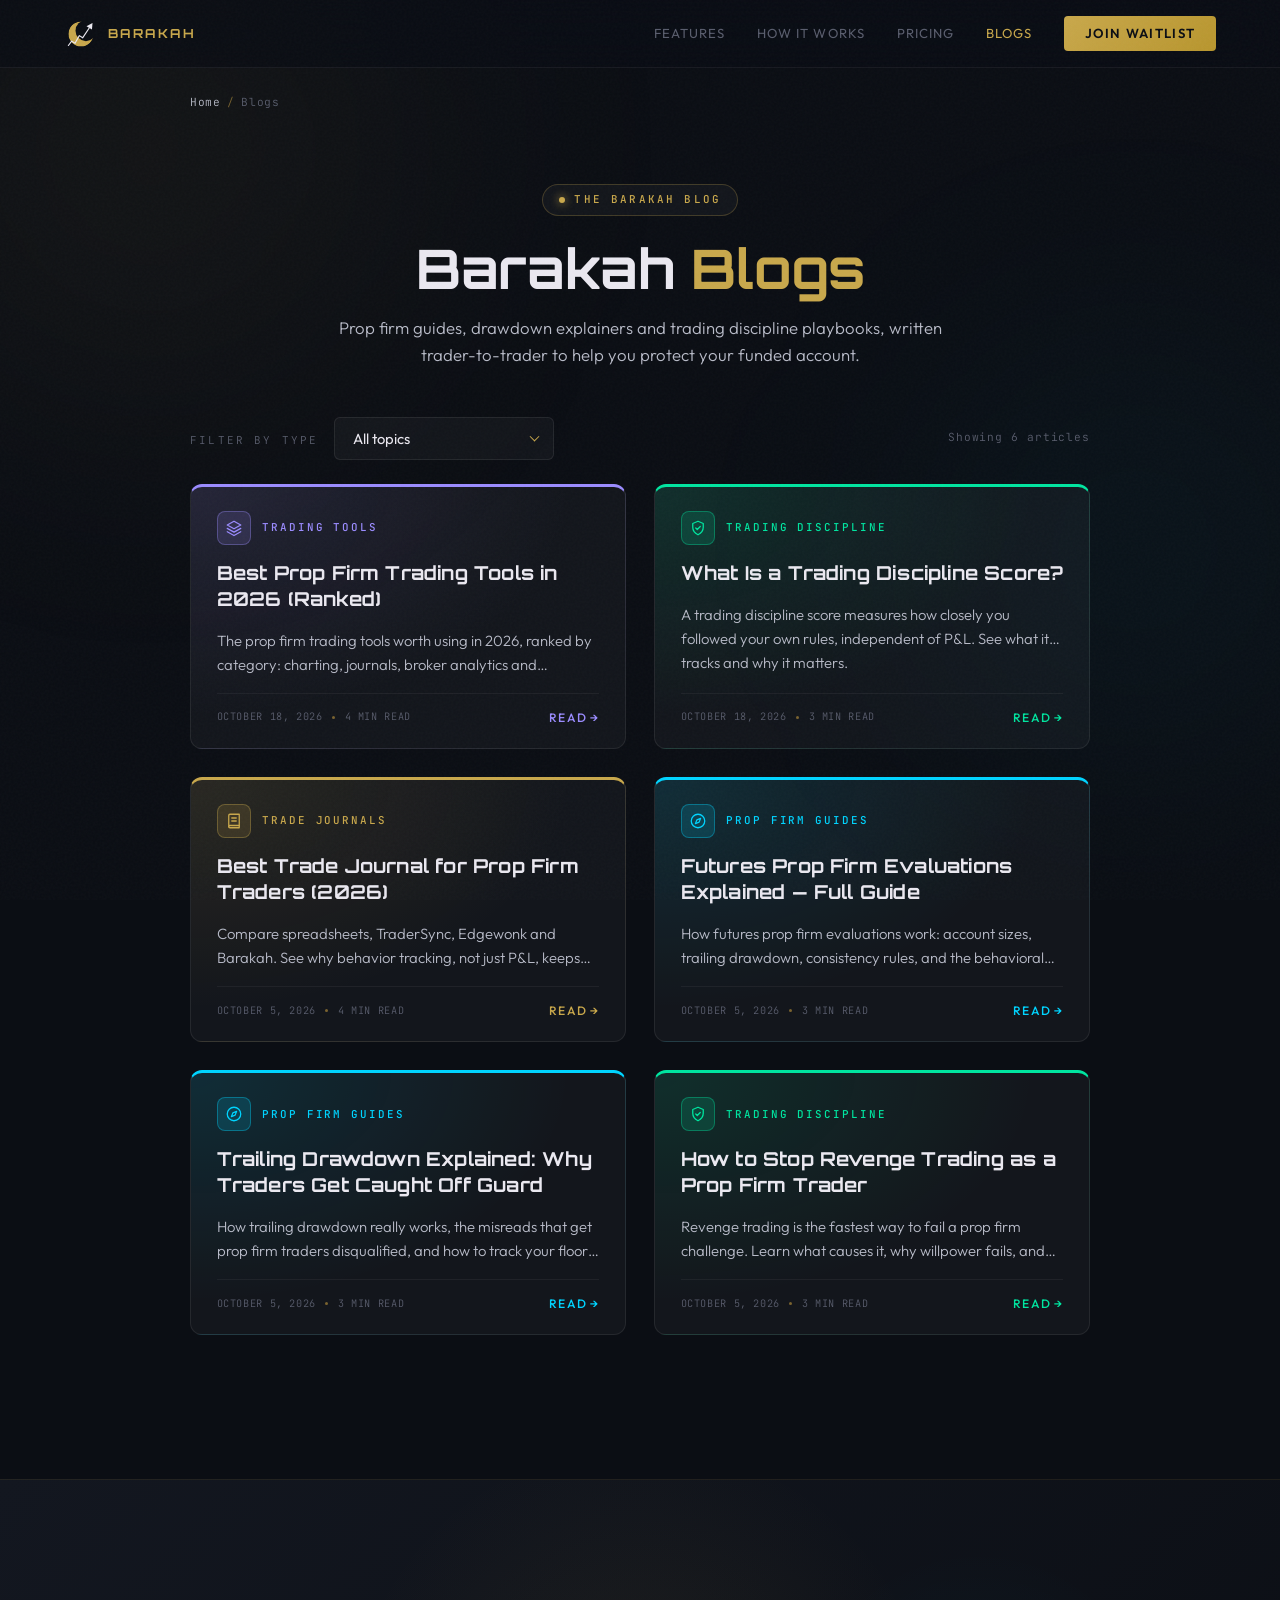
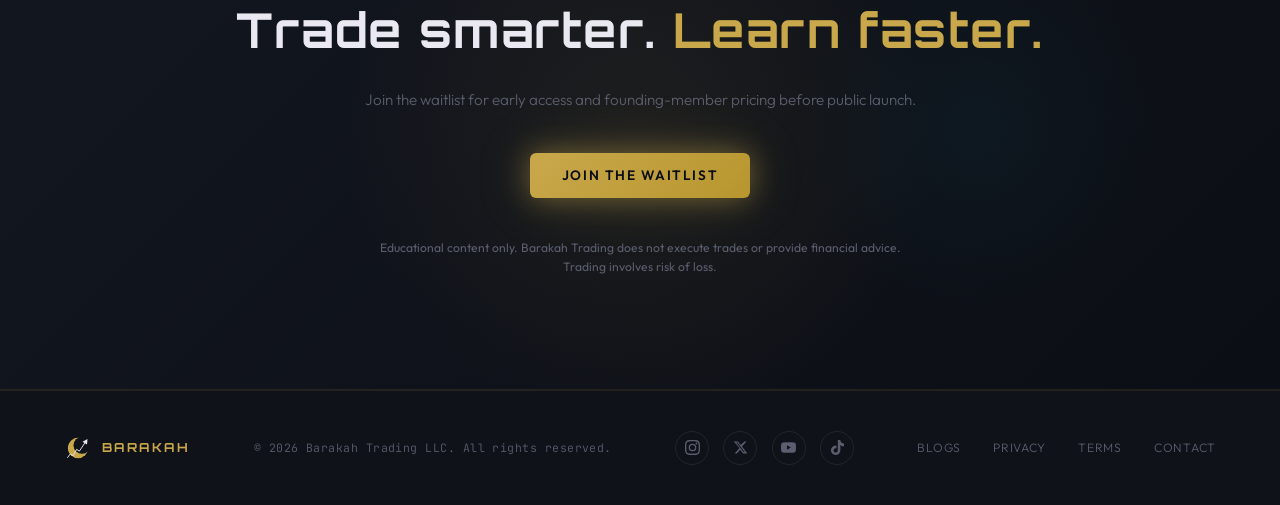
<file: blog/index.html>
<!DOCTYPE html>
<html lang="en">
<head>
  <meta charset="UTF-8" />
  <meta name="viewport" content="width=device-width, initial-scale=1.0, viewport-fit=cover"/>
  <title>Barakah Blogs | Prop Firm Trading Guides &amp; Discipline</title>
  <meta name="description" content="Prop firm trading guides, trailing drawdown explainers and trading discipline tips from Barakah. Learn to protect your funded account."/>
  <meta name="robots" content="index, follow, max-image-preview:large, max-snippet:-1"/>
  <meta name="theme-color" content="#0B0E14"/>
  <link rel="canonical" href="https://www.barakahtrading.co/blog/"/>
  <link rel="alternate" type="application/rss+xml" title="Barakah Blogs" href="https://www.barakahtrading.co/blog/feed.xml"/>
  <link rel="icon" type="image/png" id="favicon" href="/favicon-dark.png"/>
  <meta property="og:site_name" content="Barakah Trading"/>
  <meta property="og:locale" content="en_US"/>
  <meta property="og:type" content="website"/>
  <meta property="og:title" content="Barakah Blogs | Prop Firm Trading Guides &amp; Discipline"/>
  <meta property="og:description" content="Prop firm trading guides, trailing drawdown explainers and trading discipline tips from Barakah. Learn to protect your funded account."/>
  <meta property="og:url" content="https://www.barakahtrading.co/blog/"/>
  <meta property="og:image" content="https://www.barakahtrading.co/blog/images/blog-og.png"/>
  <meta property="og:image:width" content="1200"/>
  <meta property="og:image:height" content="630"/>
  <meta property="og:image:alt" content="Barakah Blogs: prop firm guides and trading discipline"/>
  <meta name="twitter:card" content="summary_large_image"/>
  <meta name="twitter:title" content="Barakah Blogs | Prop Firm Trading Guides &amp; Discipline"/>
  <meta name="twitter:description" content="Prop firm trading guides, trailing drawdown explainers and trading discipline tips from Barakah. Learn to protect your funded account."/>
  <meta name="twitter:image" content="https://www.barakahtrading.co/blog/images/blog-og.png"/>
  <meta name="twitter:image:alt" content="Barakah Blogs: prop firm guides and trading discipline"/>
  <script type="application/ld+json">{"@context":"https://schema.org","@type":"Blog","@id":"https://www.barakahtrading.co/blog/","name":"Barakah Blogs","description":"Prop firm trading guides, trailing drawdown explainers and trading discipline tips from Barakah. Learn to protect your funded account.","url":"https://www.barakahtrading.co/blog/","inLanguage":"en-US","publisher":{"@type":"Organization","name":"Barakah Trading","url":"https://www.barakahtrading.co/","logo":{"@type":"ImageObject","url":"https://www.barakahtrading.co/blog/images/barakah-logo.png"}},"blogPost":[{"@type":"BlogPosting","headline":"Best Prop Firm Trading Tools in 2026 (Ranked)","url":"https://www.barakahtrading.co/blog/best-prop-firm-trading-tools-2026/","datePublished":"2026-10-18","image":"https://www.barakahtrading.co/blog/images/best-prop-firm-trading-tools-2026.png","description":"The prop firm trading tools worth using in 2026, ranked by category: charting, journals, broker analytics and behavioral AI, and where each one fits."},{"@type":"BlogPosting","headline":"What Is a Trading Discipline Score?","url":"https://www.barakahtrading.co/blog/what-is-a-trading-discipline-score/","datePublished":"2026-10-18","image":"https://www.barakahtrading.co/blog/images/what-is-a-trading-discipline-score.png","description":"A trading discipline score measures how closely you followed your own rules, independent of P&L. See what it tracks and why it matters."},{"@type":"BlogPosting","headline":"Best Trade Journal for Prop Firm Traders (2026)","url":"https://www.barakahtrading.co/blog/best-trade-journal-for-prop-firm-traders/","datePublished":"2026-10-05","image":"https://www.barakahtrading.co/blog/images/best-trade-journal-for-prop-firm-traders.png","description":"Compare spreadsheets, TraderSync, Edgewonk and Barakah. See why behavior tracking, not just P&L, keeps prop traders inside their drawdown limits."},{"@type":"BlogPosting","headline":"Futures Prop Firm Evaluations Explained — Full Guide","url":"https://www.barakahtrading.co/blog/futures-prop-firm-evaluation-guide/","datePublished":"2026-10-05","image":"https://www.barakahtrading.co/blog/images/futures-prop-firm-evaluation-guide.png","description":"How futures prop firm evaluations work: account sizes, trailing drawdown, consistency rules, and the behavioral mistakes that fail most attempts."},{"@type":"BlogPosting","headline":"Trailing Drawdown Explained: Why Traders Get Caught Off Guard","url":"https://www.barakahtrading.co/blog/trailing-drawdown-explained/","datePublished":"2026-10-05","image":"https://www.barakahtrading.co/blog/images/trailing-drawdown-explained.png","description":"How trailing drawdown really works, the misreads that get prop firm traders disqualified, and how to track your floor without guesswork."},{"@type":"BlogPosting","headline":"How to Stop Revenge Trading as a Prop Firm Trader","url":"https://www.barakahtrading.co/blog/how-to-stop-revenge-trading/","datePublished":"2026-10-05","image":"https://www.barakahtrading.co/blog/images/how-to-stop-revenge-trading.png","description":"Revenge trading is the fastest way to fail a prop firm challenge. Learn what causes it, why willpower fails, and the system that works."}]}</script>
  <script type="application/ld+json">{"@context":"https://schema.org","@type":"ItemList","itemListElement":[{"@type":"ListItem","position":1,"url":"https://www.barakahtrading.co/blog/best-prop-firm-trading-tools-2026/","name":"Best Prop Firm Trading Tools in 2026 (Ranked)"},{"@type":"ListItem","position":2,"url":"https://www.barakahtrading.co/blog/what-is-a-trading-discipline-score/","name":"What Is a Trading Discipline Score?"},{"@type":"ListItem","position":3,"url":"https://www.barakahtrading.co/blog/best-trade-journal-for-prop-firm-traders/","name":"Best Trade Journal for Prop Firm Traders (2026)"},{"@type":"ListItem","position":4,"url":"https://www.barakahtrading.co/blog/futures-prop-firm-evaluation-guide/","name":"Futures Prop Firm Evaluations Explained — Full Guide"},{"@type":"ListItem","position":5,"url":"https://www.barakahtrading.co/blog/trailing-drawdown-explained/","name":"Trailing Drawdown Explained: Why Traders Get Caught Off Guard"},{"@type":"ListItem","position":6,"url":"https://www.barakahtrading.co/blog/how-to-stop-revenge-trading/","name":"How to Stop Revenge Trading as a Prop Firm Trader"}]}</script>
  <script type="application/ld+json">{"@context":"https://schema.org","@type":"BreadcrumbList","itemListElement":[{"@type":"ListItem","position":1,"name":"Home","item":"https://www.barakahtrading.co/"},{"@type":"ListItem","position":2,"name":"Blogs","item":"https://www.barakahtrading.co/blog/"}]}</script>
  <link rel="preconnect" href="https://fonts.googleapis.com"/>
  <link rel="preconnect" href="https://fonts.gstatic.com" crossorigin/>
  <link href="https://fonts.googleapis.com/css2?family=Orbitron:wght@400;600;700;900&family=Outfit:wght@200;300;400;500;600&family=JetBrains+Mono:wght@300;400;500&display=swap" rel="stylesheet"/>
  <link rel="stylesheet" href="/blog/blog.css"/>
  <!-- Google tag (gtag.js) -->
  <script async src="https://www.googletagmanager.com/gtag/js?id=G-D0GBQRS0CN"></script>
  <script>
    window.dataLayer = window.dataLayer || [];
    function gtag(){dataLayer.push(arguments);}
    gtag('js', new Date());
    gtag('config', 'G-D0GBQRS0CN');
  </script>
</head>
<body>
<a class="skip" href="#main" style="position:absolute;left:-9999px">Skip to content</a>
<div class="scroll-progress" id="scrollProgress"></div>
<div class="ambient-layer" aria-hidden="true"><div class="orb orb-1"></div><div class="orb orb-2"></div></div>

<nav id="nav" aria-label="Primary">
  <a href="/" class="logo" aria-label="Barakah home">
    <svg xmlns="http://www.w3.org/2000/svg" viewBox="0 0 62 62" fill="none" width="34" height="34" style="flex-shrink:0" aria-hidden="true">
      <defs><mask id="cm"><circle cx="31" cy="31" r="23" fill="white"/><circle cx="40" cy="25" r="19" fill="black"/></mask></defs>
      <circle cx="31" cy="31" r="23" fill="#C9A84C" mask="url(#cm)"/>
      <polyline points="8,52 14,44 20,48 28,34 34,38 46,20" stroke="#EAE8F0" stroke-width="2.1" stroke-linecap="round" stroke-linejoin="round" fill="none"/>
      <polygon points="52,11 51,23 41,17" fill="#EAE8F0"/>
    </svg>
    <span class="logo-wordmark">Barakah</span>
  </a>
  <div class="nav-links">
    <a href="/#features">Features</a>
    <a href="/#how">How It Works</a>
    <a href="/#pricing">Pricing</a>
    <a href="/blog/" class="active" aria-current="page">Blogs</a>
    <a href="/#waitlist" class="nav-cta">Join Waitlist</a>
  </div>
  <button class="hamburger" id="hamburger" aria-label="Menu" aria-expanded="false" aria-controls="mobileMenu">
    <span></span><span></span><span></span>
  </button>
</nav>

<div class="mobile-menu" id="mobileMenu">
  <a href="/#features">Features</a>
  <a href="/#how">How It Works</a>
  <a href="/#pricing">Pricing</a>
  <a href="/blog/" class="active">Blogs</a>
  <a href="/#waitlist" class="m-cta">Join Waitlist</a>
</div>

<main id="main">
  <div class="wrap">
    <nav class="crumbs" aria-label="Breadcrumb"><ol><li><a href="/">Home</a></li><li><span aria-current="page">Blogs</span></li></ol></nav>
    <header class="blog-hero">
      <span class="eyebrow">The Barakah Blog</span>
      <h1>Barakah <em>Blogs</em></h1>
      <p>Prop firm guides, drawdown explainers and trading discipline playbooks, written trader-to-trader to help you protect your funded account.</p>
    </header>
    <div class="filter-bar">
      <div>
        <label for="categoryFilter">Filter by type</label>
        <span class="select-wrap">
          <select id="categoryFilter" class="filter-select">
            <option value="all">All topics</option>
            <option value="trade-journals">Trade Journals</option>
            <option value="prop-firm-guides">Prop Firm Guides</option>
            <option value="trading-discipline">Trading Discipline</option>
            <option value="trading-tools">Trading Tools</option>
          </select>
        </span>
      </div>
      <p class="filter-count" id="filterCount" aria-live="polite">Showing 6 articles</p>
    </div>
    <div class="post-grid" id="postGrid">
<article class="post-card" data-category="trading-tools">
  <div class="card-top"><span class="cat-icon"><svg viewBox="0 0 24 24" aria-hidden="true"><path d="M12 3l9 5-9 5-9-5z"/><path d="M3 12.5l9 5 9-5"/><path d="M3 17l9 5 9-5"/></svg></span><span class="cat-label">Trading Tools</span></div>
  <h2><a href="/blog/best-prop-firm-trading-tools-2026/">Best Prop Firm Trading Tools in 2026 (Ranked)</a></h2>
  <p>The prop firm trading tools worth using in 2026, ranked by category: charting, journals, broker analytics and behavioral AI, and where each one fits.</p>
  <div class="card-foot">
    <div class="post-meta"><time datetime="2026-10-18">October 18, 2026</time><span class="dot"></span><span>4 min read</span></div>
    <span class="read-more">Read <span aria-hidden="true">→</span></span>
  </div>
</article>
<article class="post-card" data-category="trading-discipline">
  <div class="card-top"><span class="cat-icon"><svg viewBox="0 0 24 24" aria-hidden="true"><path d="M12 3l7 3v5c0 4.5-3 8-7 10-4-2-7-5.5-7-10V6z"/><path d="M9 12l2 2 4-4"/></svg></span><span class="cat-label">Trading Discipline</span></div>
  <h2><a href="/blog/what-is-a-trading-discipline-score/">What Is a Trading Discipline Score?</a></h2>
  <p>A trading discipline score measures how closely you followed your own rules, independent of P&amp;L. See what it tracks and why it matters.</p>
  <div class="card-foot">
    <div class="post-meta"><time datetime="2026-10-18">October 18, 2026</time><span class="dot"></span><span>3 min read</span></div>
    <span class="read-more">Read <span aria-hidden="true">→</span></span>
  </div>
</article>
<article class="post-card" data-category="trade-journals">
  <div class="card-top"><span class="cat-icon"><svg viewBox="0 0 24 24" aria-hidden="true"><path d="M5 4.5A1.5 1.5 0 016.5 3H19v15H6.5A1.5 1.5 0 005 19.5v-15z"/><path d="M5 19.5A1.5 1.5 0 006.5 21H19v-3"/><path d="M9 8h6M9 12h6"/></svg></span><span class="cat-label">Trade Journals</span></div>
  <h2><a href="/blog/best-trade-journal-for-prop-firm-traders/">Best Trade Journal for Prop Firm Traders (2026)</a></h2>
  <p>Compare spreadsheets, TraderSync, Edgewonk and Barakah. See why behavior tracking, not just P&amp;L, keeps prop traders inside their drawdown limits.</p>
  <div class="card-foot">
    <div class="post-meta"><time datetime="2026-10-05">October 5, 2026</time><span class="dot"></span><span>4 min read</span></div>
    <span class="read-more">Read <span aria-hidden="true">→</span></span>
  </div>
</article>
<article class="post-card" data-category="prop-firm-guides">
  <div class="card-top"><span class="cat-icon"><svg viewBox="0 0 24 24" aria-hidden="true"><circle cx="12" cy="12" r="9"/><path d="M15.5 8.5l-2 5-5 2 2-5z"/></svg></span><span class="cat-label">Prop Firm Guides</span></div>
  <h2><a href="/blog/futures-prop-firm-evaluation-guide/">Futures Prop Firm Evaluations Explained — Full Guide</a></h2>
  <p>How futures prop firm evaluations work: account sizes, trailing drawdown, consistency rules, and the behavioral mistakes that fail most attempts.</p>
  <div class="card-foot">
    <div class="post-meta"><time datetime="2026-10-05">October 5, 2026</time><span class="dot"></span><span>3 min read</span></div>
    <span class="read-more">Read <span aria-hidden="true">→</span></span>
  </div>
</article>
<article class="post-card" data-category="prop-firm-guides">
  <div class="card-top"><span class="cat-icon"><svg viewBox="0 0 24 24" aria-hidden="true"><circle cx="12" cy="12" r="9"/><path d="M15.5 8.5l-2 5-5 2 2-5z"/></svg></span><span class="cat-label">Prop Firm Guides</span></div>
  <h2><a href="/blog/trailing-drawdown-explained/">Trailing Drawdown Explained: Why Traders Get Caught Off Guard</a></h2>
  <p>How trailing drawdown really works, the misreads that get prop firm traders disqualified, and how to track your floor without guesswork.</p>
  <div class="card-foot">
    <div class="post-meta"><time datetime="2026-10-05">October 5, 2026</time><span class="dot"></span><span>3 min read</span></div>
    <span class="read-more">Read <span aria-hidden="true">→</span></span>
  </div>
</article>
<article class="post-card" data-category="trading-discipline">
  <div class="card-top"><span class="cat-icon"><svg viewBox="0 0 24 24" aria-hidden="true"><path d="M12 3l7 3v5c0 4.5-3 8-7 10-4-2-7-5.5-7-10V6z"/><path d="M9 12l2 2 4-4"/></svg></span><span class="cat-label">Trading Discipline</span></div>
  <h2><a href="/blog/how-to-stop-revenge-trading/">How to Stop Revenge Trading as a Prop Firm Trader</a></h2>
  <p>Revenge trading is the fastest way to fail a prop firm challenge. Learn what causes it, why willpower fails, and the system that works.</p>
  <div class="card-foot">
    <div class="post-meta"><time datetime="2026-10-05">October 5, 2026</time><span class="dot"></span><span>3 min read</span></div>
    <span class="read-more">Read <span aria-hidden="true">→</span></span>
  </div>
</article>
    </div>
    <p class="filter-empty" id="filterEmpty">No articles in this category yet.</p>
  </div>
  <section class="cta-section" aria-labelledby="cta-h">
  <div class="cta-glow"></div>
  <div class="cta-glow-cyan"></div>
  <h2 id="cta-h">Trade smarter. <span>Learn faster.</span></h2>
  <p>Join the waitlist for early access and founding-member pricing before public launch.</p>
  <a class="btn-join-waitlist" href="/#waitlist">Join the Waitlist</a>
  <p class="disclaimer">Educational content only. Barakah Trading does not execute trades or provide financial advice. Trading involves risk of loss.</p>
</section>
</main>

<footer>
  <a href="/" class="logo" aria-label="Barakah home">
    <svg xmlns="http://www.w3.org/2000/svg" viewBox="0 0 62 62" fill="none" width="28" height="28" style="flex-shrink:0" aria-hidden="true">
      <defs><mask id="cmf"><circle cx="31" cy="31" r="23" fill="white"/><circle cx="40" cy="25" r="19" fill="black"/></mask></defs>
      <circle cx="31" cy="31" r="23" fill="#C9A84C" mask="url(#cmf)"/>
      <polyline points="8,52 14,44 20,48 28,34 34,38 46,20" stroke="#EAE8F0" stroke-width="2.1" stroke-linecap="round" stroke-linejoin="round" fill="none"/>
      <polygon points="52,11 51,23 41,17" fill="#EAE8F0"/>
    </svg>
    <span class="logo-wordmark">Barakah</span>
  </a>
  <p>© 2026 Barakah Trading LLC. All rights reserved.</p>
  <div class="footer-socials"><a href="https://www.instagram.com/barakahtradingofficial/" target="_blank" rel="noopener noreferrer" aria-label="Instagram" title="Instagram"><svg viewBox="0 0 24 24" fill="currentColor" aria-hidden="true"><path d="M12 2.163c3.204 0 3.584.012 4.85.07 3.252.148 4.771 1.691 4.919 4.919.058 1.265.069 1.645.069 4.849 0 3.205-.012 3.584-.069 4.849-.149 3.225-1.664 4.771-4.919 4.919-1.266.058-1.644.07-4.85.07-3.204 0-3.584-.012-4.849-.07-3.26-.149-4.771-1.699-4.919-4.92-.058-1.265-.07-1.644-.07-4.849 0-3.204.013-3.583.07-4.849.149-3.227 1.664-4.771 4.919-4.919 1.266-.057 1.645-.069 4.849-.069zM12 0C8.741 0 8.333.014 7.053.072 2.695.272.273 2.69.073 7.052.014 8.333 0 8.741 0 12c0 3.259.014 3.668.072 4.948.2 4.358 2.618 6.78 6.98 6.98C8.333 23.986 8.741 24 12 24c3.259 0 3.668-.014 4.948-.072 4.354-.2 6.782-2.618 6.979-6.98.059-1.28.073-1.689.073-4.948 0-3.259-.014-3.667-.072-4.947-.196-4.354-2.617-6.78-6.979-6.98C15.668.014 15.259 0 12 0zm0 5.838a6.162 6.162 0 100 12.324 6.162 6.162 0 000-12.324zM12 16a4 4 0 110-8 4 4 0 010 8zm6.406-11.845a1.44 1.44 0 100 2.881 1.44 1.44 0 000-2.881z"/></svg></a><a href="https://x.com/barakah_trading" target="_blank" rel="noopener noreferrer" aria-label="X" title="X"><svg viewBox="0 0 24 24" fill="currentColor" aria-hidden="true"><path d="M18.244 2.25h3.308l-7.227 8.26 8.502 11.24H16.17l-4.714-6.231-5.401 6.231H2.744l7.73-8.835L1.254 2.25H8.08l4.262 5.633 5.902-5.633Zm-1.161 17.52h1.833L7.084 4.126H5.117Z"/></svg></a><a href="https://www.youtube.com/@barakahtradingofficial" target="_blank" rel="noopener noreferrer" aria-label="YouTube" title="YouTube"><svg viewBox="0 0 24 24" fill="currentColor" aria-hidden="true"><path d="M23.498 6.186a3.016 3.016 0 00-2.122-2.136C19.505 3.545 12 3.545 12 3.545s-7.505 0-9.377.505A3.017 3.017 0 00.502 6.186C0 8.07 0 12 0 12s0 3.93.502 5.814a3.016 3.016 0 002.122 2.136c1.871.505 9.376.505 9.376.505s7.505 0 9.377-.505a3.015 3.015 0 002.122-2.136C24 15.93 24 12 24 12s0-3.93-.502-5.814zM9.545 15.568V8.432L15.818 12l-6.273 3.568z"/></svg></a><a href="https://www.tiktok.com/@barakahtradingofficial" target="_blank" rel="noopener noreferrer" aria-label="TikTok" title="TikTok"><svg viewBox="0 0 24 24" fill="currentColor" aria-hidden="true"><path d="M12.525.02c1.31-.02 2.61-.01 3.91-.02.08 1.53.63 3.09 1.75 4.17 1.12 1.11 2.7 1.62 4.24 1.79v4.03c-1.44-.05-2.89-.35-4.2-.97-.57-.26-1.1-.59-1.62-.93-.01 2.92.01 5.84-.02 8.75-.08 1.4-.54 2.79-1.35 3.94-1.31 1.92-3.58 3.17-5.91 3.21-1.43.08-2.86-.31-4.08-1.03-2.02-1.19-3.44-3.37-3.65-5.71-.02-.5-.03-1-.01-1.49.18-1.9 1.12-3.72 2.58-4.96 1.66-1.44 3.98-2.13 6.15-1.72.02 1.48-.04 2.96-.04 4.44-.99-.32-2.15-.23-3.02.37-.63.41-1.11 1.04-1.36 1.75-.21.51-.15 1.07-.14 1.61.24 1.64 1.82 3.02 3.5 2.87 1.12-.01 2.19-.66 2.77-1.61.19-.33.4-.67.41-1.06.1-1.79.06-3.57.07-5.36.01-4.03-.01-8.05.02-12.07z"/></svg></a></div>
  <div class="footer-links">
    <a href="/blog/">Blogs</a>
    <a href="#">Privacy</a>
    <a href="#">Terms</a>
    <a href="/contact.html">Contact</a>
  </div>
</footer>
<script src="/blog/blog.js" defer></script>
</body>
</html>
</file>
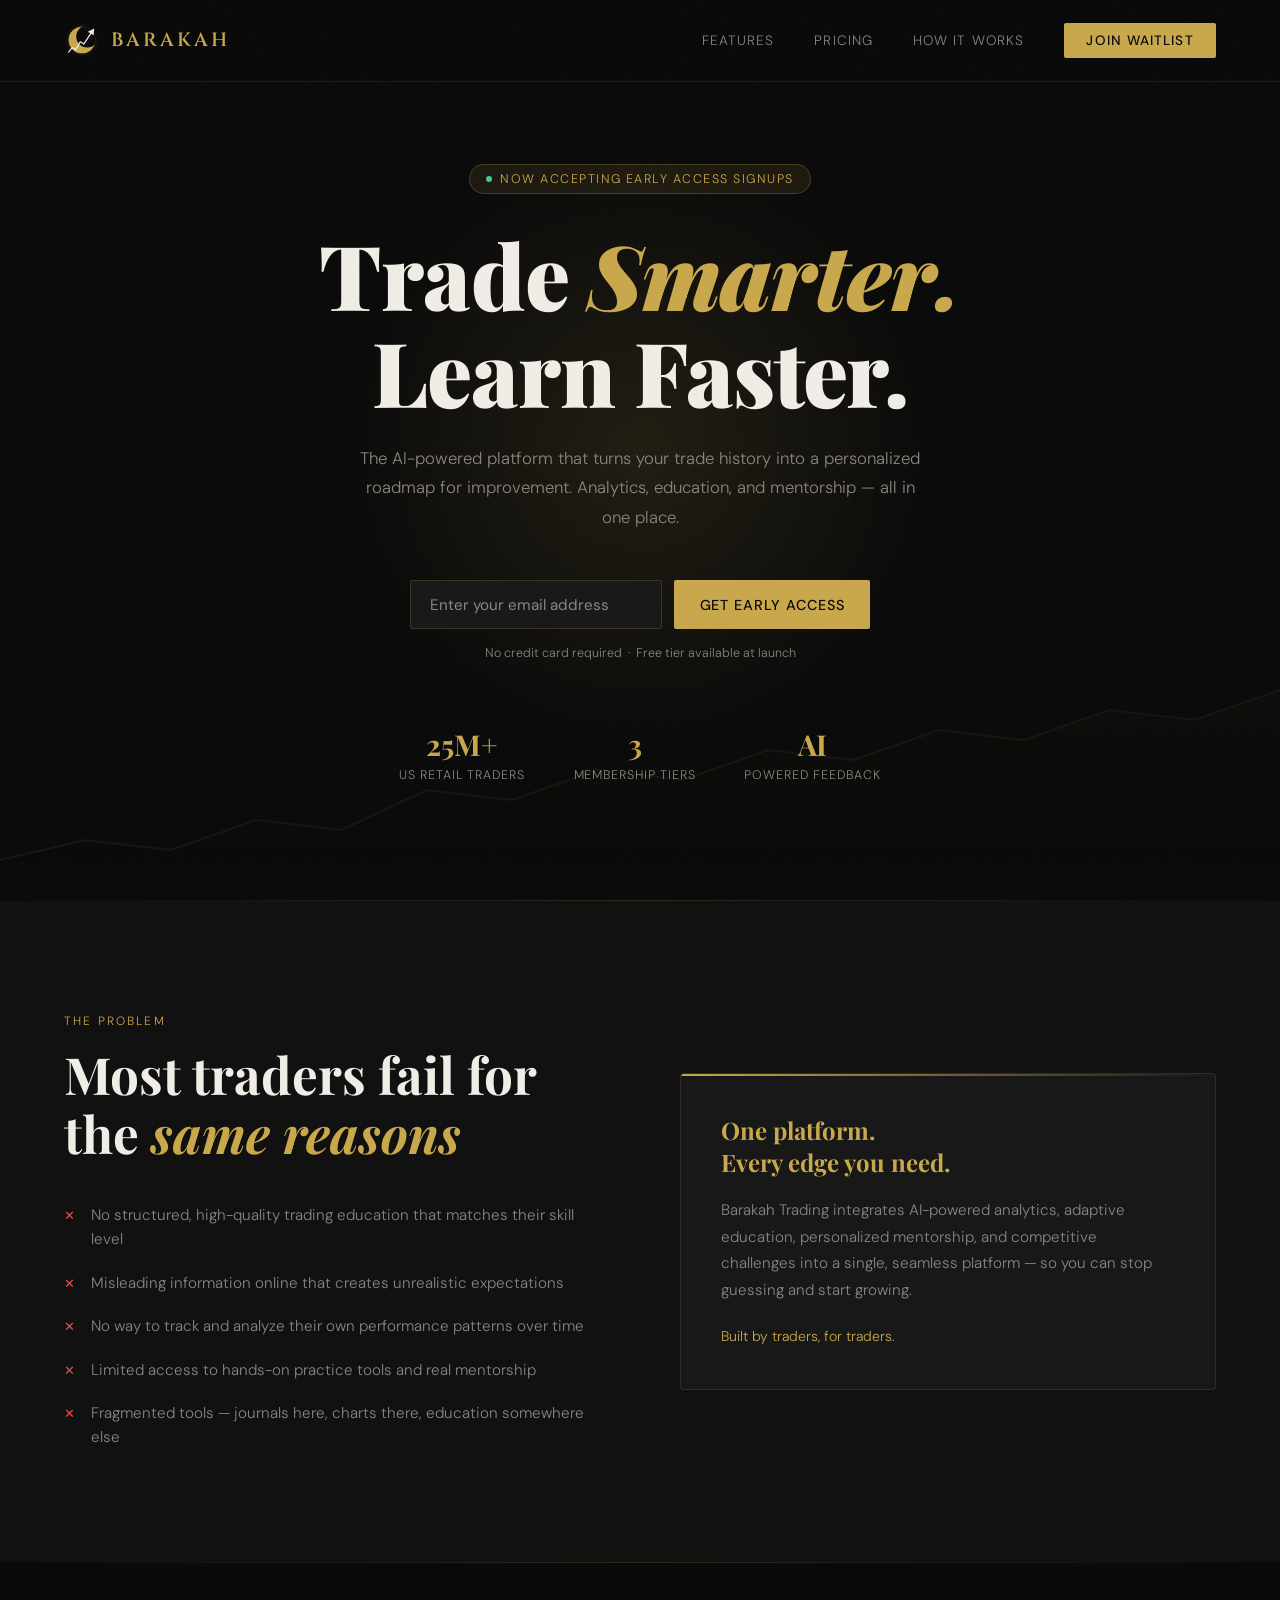
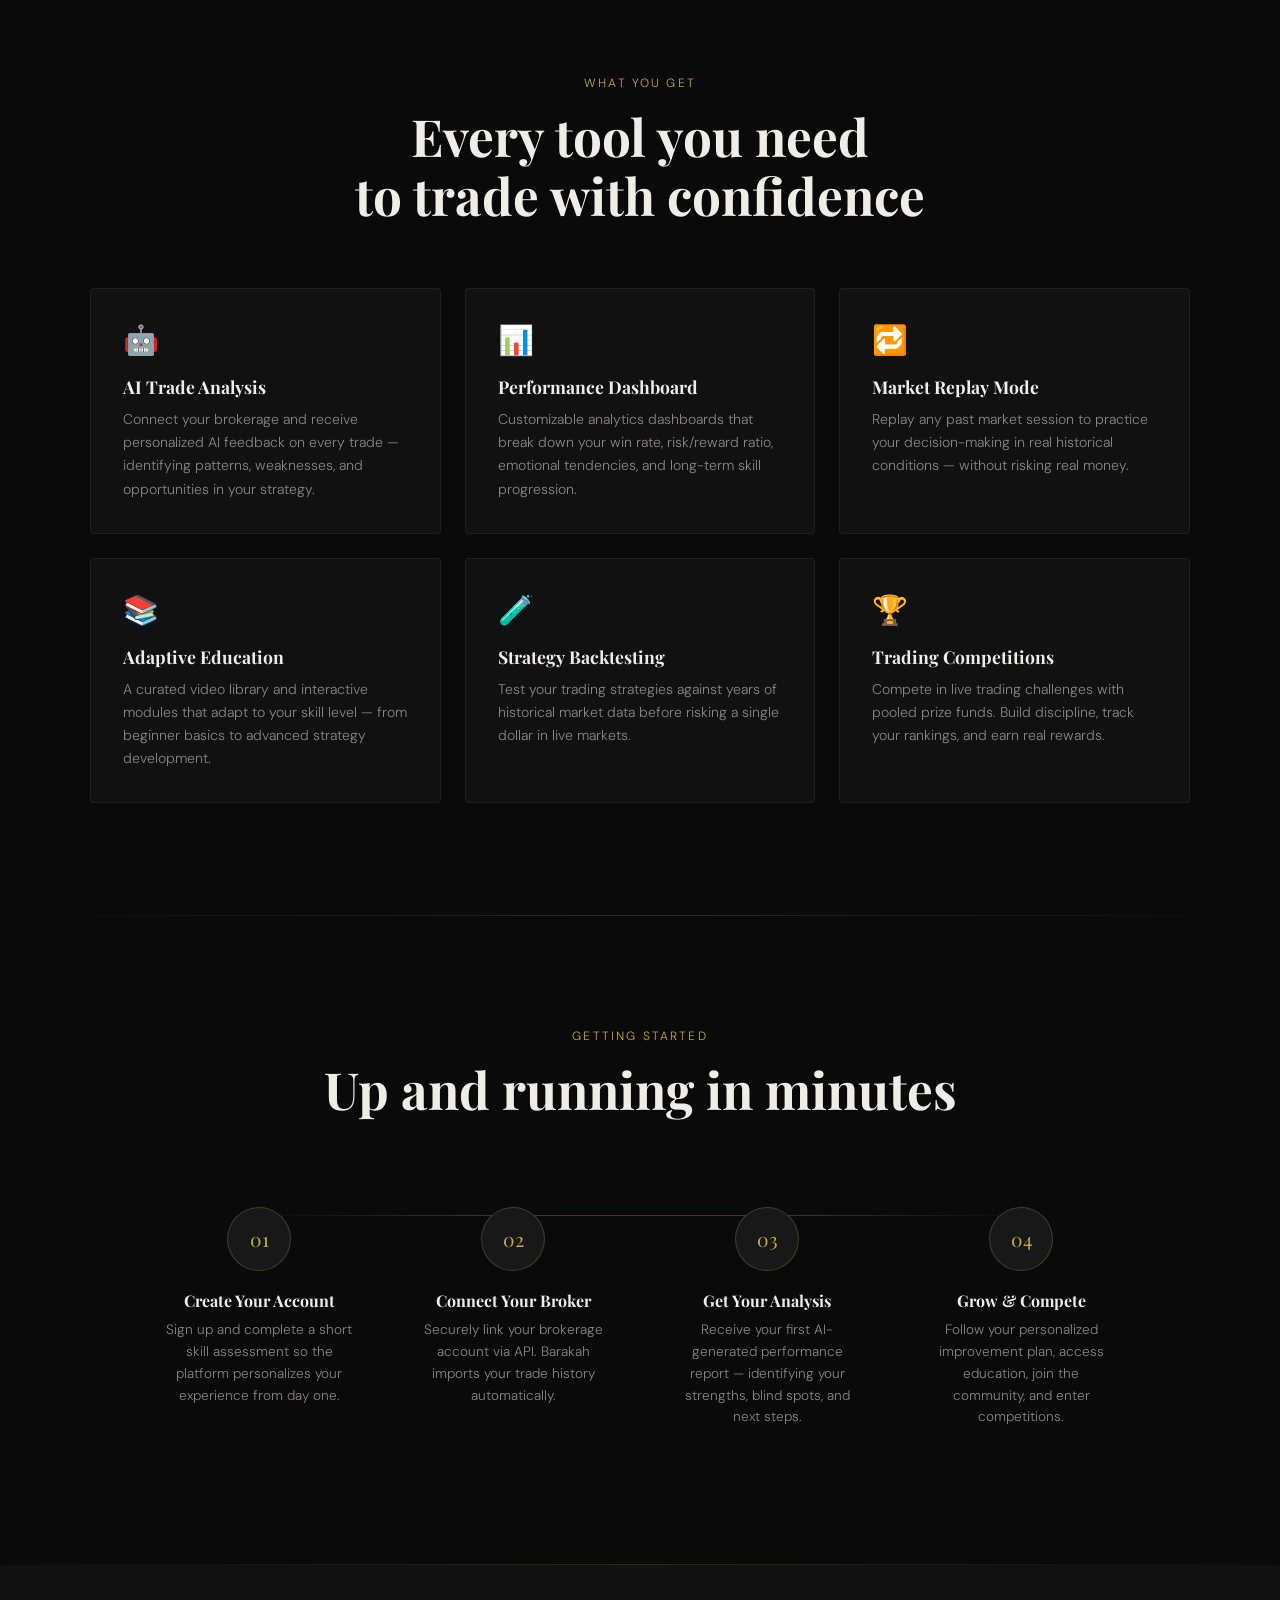
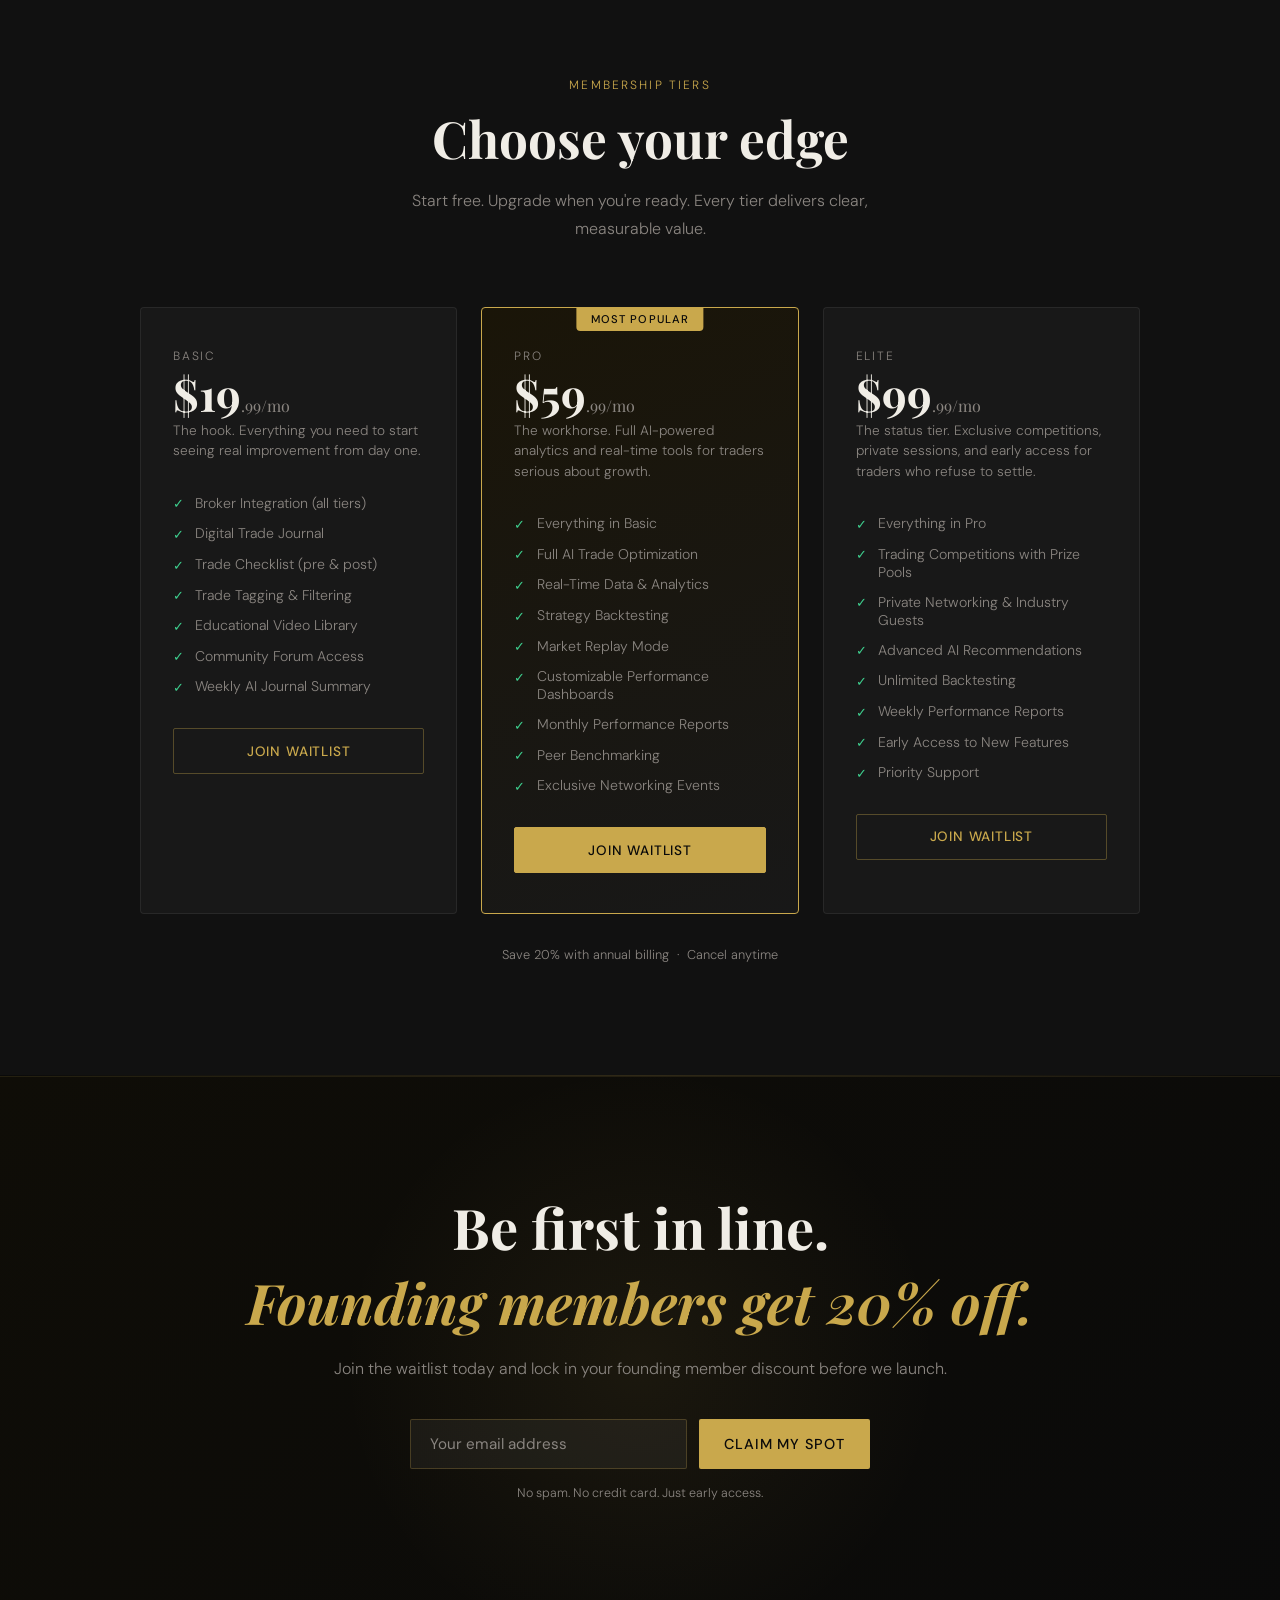
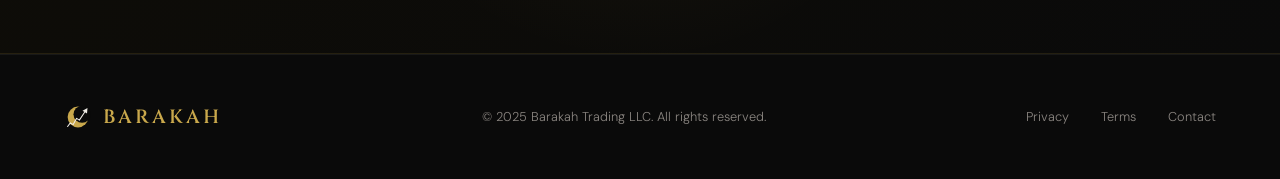
<file: Website/index.html>
<!DOCTYPE html>
<html lang="en">
<head>
  <meta charset="UTF-8" />
  <meta name="viewport" content="width=device-width, initial-scale=1.0"/>
  <title>Barakah — Trade Smarter. Learn Faster.</title>
  <link href="https://fonts.googleapis.com/css2?family=Playfair+Display:wght@400;700;900&family=DM+Sans:wght@300;400;500&family=Cinzel:wght@400;600;700&display=swap" rel="stylesheet"/>
  <style>
    :root {
      --gold: #C9A84C;
      --gold-light: #E8CC7A;
      --gold-dim: #7a6330;
      --dark: #0A0A0A;
      --dark2: #111111;
      --dark3: #181818;
      --dark4: #222222;
      --text: #F0EDE6;
      --text-muted: #8A8580;
      --green: #3ECF8E;
    }

    *, *::before, *::after { box-sizing: border-box; margin: 0; padding: 0; }

    html { scroll-behavior: smooth; }

    body {
      background: var(--dark);
      color: var(--text);
      font-family: 'DM Sans', sans-serif;
      font-weight: 300;
      overflow-x: hidden;
    }

    /* ── NOISE OVERLAY ── */
    body::before {
      content: '';
      position: fixed;
      inset: 0;
      background-image: url("data:image/svg+xml,%3Csvg viewBox='0 0 200 200' xmlns='http://www.w3.org/2000/svg'%3E%3Cfilter id='n'%3E%3CfeTurbulence type='fractalNoise' baseFrequency='0.9' numOctaves='4' stitchTiles='stitch'/%3E%3C/filter%3E%3Crect width='100%25' height='100%25' filter='url(%23n)' opacity='0.035'/%3E%3C/svg%3E");
      pointer-events: none;
      z-index: 999;
      opacity: .5;
    }

    /* ── NAV ── */
    nav {
      position: fixed;
      top: 0; left: 0; right: 0;
      z-index: 100;
      display: flex;
      align-items: center;
      justify-content: space-between;
      padding: 1.4rem 5vw;
      background: rgba(10,10,10,0.85);
      backdrop-filter: blur(14px);
      border-bottom: 1px solid rgba(201,168,76,0.12);
    }

    .logo {
      display: flex;
      align-items: center;
      gap: 11px;
      text-decoration: none;
    }
    .logo-wordmark {
      font-family: 'Cinzel', serif;
      font-size: 1.2rem;
      font-weight: 600;
      letter-spacing: .16em;
      color: var(--gold);
    }

    nav a {
      color: var(--text-muted);
      text-decoration: none;
      font-size: .85rem;
      letter-spacing: .08em;
      text-transform: uppercase;
      transition: color .2s;
    }
    nav a:hover { color: var(--gold); }

    .nav-links { display: flex; gap: 2.5rem; align-items: center; }

    .nav-cta {
      background: var(--gold) !important;
      color: var(--dark) !important;
      padding: .55rem 1.4rem;
      border-radius: 2px;
      font-weight: 500;
      transition: background .2s !important;
    }
    .nav-cta:hover { background: var(--gold-light) !important; }

    /* ── HERO ── */
    .hero {
      min-height: 100vh;
      display: flex;
      flex-direction: column;
      align-items: center;
      justify-content: center;
      text-align: center;
      padding: 8rem 5vw 5rem;
      position: relative;
      overflow: hidden;
    }

    .hero-glow {
      position: absolute;
      width: 600px; height: 600px;
      background: radial-gradient(circle, rgba(201,168,76,0.12) 0%, transparent 70%);
      top: 50%; left: 50%;
      transform: translate(-50%, -50%);
      pointer-events: none;
    }

    .hero-chart {
      position: absolute;
      bottom: 0; left: 0; right: 0;
      height: 220px;
      opacity: .07;
      overflow: hidden;
    }

    .tag {
      display: inline-flex;
      align-items: center;
      gap: .5rem;
      background: rgba(201,168,76,0.1);
      border: 1px solid rgba(201,168,76,0.25);
      color: var(--gold);
      font-size: .78rem;
      letter-spacing: .12em;
      text-transform: uppercase;
      padding: .4rem 1rem;
      border-radius: 100px;
      margin-bottom: 2rem;
      animation: fadeUp .8s ease both;
    }

    .tag-dot {
      width: 6px; height: 6px;
      background: var(--green);
      border-radius: 50%;
      animation: pulse 2s infinite;
    }

    @keyframes pulse {
      0%, 100% { opacity: 1; transform: scale(1); }
      50% { opacity: .5; transform: scale(1.4); }
    }

    h1 {
      font-family: 'Playfair Display', serif;
      font-size: clamp(2.8rem, 7vw, 6rem);
      font-weight: 900;
      line-height: 1.08;
      letter-spacing: -.01em;
      margin-bottom: 1.5rem;
      animation: fadeUp .9s .1s ease both;
    }

    h1 em {
      font-style: italic;
      color: var(--gold);
    }

    .hero-sub {
      max-width: 580px;
      font-size: 1.05rem;
      line-height: 1.75;
      color: var(--text-muted);
      margin-bottom: 3rem;
      animation: fadeUp 1s .2s ease both;
    }

    .hero-form {
      display: flex;
      gap: .75rem;
      width: 100%;
      max-width: 460px;
      animation: fadeUp 1s .3s ease both;
    }

    .hero-form input {
      flex: 1;
      background: var(--dark3);
      border: 1px solid rgba(201,168,76,0.2);
      color: var(--text);
      font-family: 'DM Sans', sans-serif;
      font-size: .95rem;
      padding: .85rem 1.2rem;
      border-radius: 2px;
      outline: none;
      transition: border-color .2s;
    }
    .hero-form input::placeholder { color: var(--text-muted); }
    .hero-form input:focus { border-color: var(--gold); }

    .btn-gold {
      background: var(--gold);
      color: var(--dark);
      border: none;
      font-family: 'DM Sans', sans-serif;
      font-size: .9rem;
      font-weight: 500;
      letter-spacing: .06em;
      text-transform: uppercase;
      padding: .85rem 1.6rem;
      border-radius: 2px;
      cursor: pointer;
      white-space: nowrap;
      transition: background .2s, transform .15s;
    }
    .btn-gold:hover { background: var(--gold-light); transform: translateY(-1px); }
    .btn-gold:active { transform: translateY(0); }

    .hero-note {
      margin-top: 1rem;
      font-size: .78rem;
      color: var(--text-muted);
      animation: fadeUp 1s .4s ease both;
    }

    .hero-stats {
      display: flex;
      gap: 3rem;
      margin-top: 4rem;
      animation: fadeUp 1s .5s ease both;
    }

    .stat-item { text-align: center; }
    .stat-num {
      font-family: 'Playfair Display', serif;
      font-size: 1.8rem;
      font-weight: 700;
      color: var(--gold);
      display: block;
    }
    .stat-label { font-size: .78rem; color: var(--text-muted); letter-spacing: .08em; text-transform: uppercase; }

    @keyframes fadeUp {
      from { opacity: 0; transform: translateY(24px); }
      to   { opacity: 1; transform: translateY(0); }
    }

    /* ── DIVIDER ── */
    .divider {
      width: 100%;
      height: 1px;
      background: linear-gradient(90deg, transparent, rgba(201,168,76,0.2), transparent);
    }

    /* ── SECTION BASE ── */
    section { padding: 7rem 5vw; }

    .section-label {
      font-size: .75rem;
      letter-spacing: .18em;
      text-transform: uppercase;
      color: var(--gold);
      margin-bottom: 1rem;
    }

    .section-title {
      font-family: 'Playfair Display', serif;
      font-size: clamp(2rem, 4vw, 3.2rem);
      font-weight: 700;
      line-height: 1.15;
      margin-bottom: 1.2rem;
    }

    .section-sub {
      color: var(--text-muted);
      font-size: 1rem;
      line-height: 1.75;
      max-width: 520px;
    }

    /* ── PROBLEM ── */
    .problem {
      background: var(--dark2);
      display: grid;
      grid-template-columns: 1fr 1fr;
      gap: 5rem;
      align-items: center;
    }

    .problem-list { list-style: none; margin-top: 2.5rem; display: flex; flex-direction: column; gap: 1.2rem; }
    .problem-list li {
      display: flex;
      gap: 1rem;
      align-items: flex-start;
      font-size: .95rem;
      line-height: 1.6;
      color: var(--text-muted);
    }
    .problem-list li::before {
      content: '✕';
      color: #e05252;
      font-size: .8rem;
      margin-top: .2rem;
      flex-shrink: 0;
    }

    .solution-card {
      background: var(--dark3);
      border: 1px solid rgba(201,168,76,0.15);
      border-radius: 4px;
      padding: 2.5rem;
      position: relative;
      overflow: hidden;
    }
    .solution-card::before {
      content: '';
      position: absolute;
      top: 0; left: 0; right: 0;
      height: 2px;
      background: linear-gradient(90deg, var(--gold), transparent);
    }
    .solution-card h3 {
      font-family: 'Playfair Display', serif;
      font-size: 1.5rem;
      margin-bottom: 1.2rem;
      color: var(--gold);
    }
    .solution-card p { color: var(--text-muted); line-height: 1.75; font-size: .95rem; }

    /* ── FEATURES ── */
    .features { text-align: center; }
    .features-header { margin-bottom: 4rem; }

    .features-grid {
      display: grid;
      grid-template-columns: repeat(3, 1fr);
      gap: 1.5rem;
      max-width: 1100px;
      margin: 0 auto;
    }

    .feature-card {
      background: var(--dark2);
      border: 1px solid rgba(255,255,255,0.06);
      border-radius: 4px;
      padding: 2rem;
      text-align: left;
      transition: border-color .3s, transform .3s;
      position: relative;
      overflow: hidden;
    }
    .feature-card:hover {
      border-color: rgba(201,168,76,0.3);
      transform: translateY(-4px);
    }
    .feature-card::after {
      content: '';
      position: absolute;
      inset: 0;
      background: radial-gradient(circle at top left, rgba(201,168,76,0.05), transparent 60%);
      opacity: 0;
      transition: opacity .3s;
    }
    .feature-card:hover::after { opacity: 1; }

    .feature-icon {
      font-size: 1.8rem;
      margin-bottom: 1rem;
    }

    .feature-card h4 {
      font-family: 'Playfair Display', serif;
      font-size: 1.1rem;
      margin-bottom: .6rem;
      color: var(--text);
    }

    .feature-card p { font-size: .88rem; color: var(--text-muted); line-height: 1.65; }

    /* ── TIERS ── */
    .tiers { background: var(--dark2); }
    .tiers-header { text-align: center; margin-bottom: 4rem; }
    .tiers-header .section-sub { margin: 0 auto; }

    .tiers-grid {
      display: grid;
      grid-template-columns: repeat(3, 1fr);
      gap: 1.5rem;
      max-width: 1000px;
      margin: 0 auto;
    }

    .tier-card {
      background: var(--dark3);
      border: 1px solid rgba(255,255,255,0.07);
      border-radius: 4px;
      padding: 2.5rem 2rem;
      position: relative;
      transition: transform .3s;
    }
    .tier-card:hover { transform: translateY(-4px); }

    .tier-card.featured {
      border-color: var(--gold);
      background: linear-gradient(160deg, #1a1508, var(--dark3));
    }

    .tier-badge {
      position: absolute;
      top: -1px; left: 50%;
      transform: translateX(-50%);
      background: var(--gold);
      color: var(--dark);
      font-size: .7rem;
      font-weight: 500;
      letter-spacing: .1em;
      text-transform: uppercase;
      padding: .3rem .9rem;
      border-radius: 0 0 4px 4px;
    }

    .tier-name {
      font-size: .75rem;
      letter-spacing: .15em;
      text-transform: uppercase;
      color: var(--text-muted);
      margin-bottom: .5rem;
    }
    .tier-price {
      font-family: 'Playfair Display', serif;
      font-size: 2.8rem;
      font-weight: 700;
      color: var(--text);
      line-height: 1;
      margin-bottom: .25rem;
    }
    .tier-price span { font-size: 1rem; font-weight: 300; color: var(--text-muted); }
    .tier-desc { font-size: .85rem; color: var(--text-muted); margin-bottom: 2rem; line-height: 1.5; }

    .tier-features { list-style: none; display: flex; flex-direction: column; gap: .75rem; margin-bottom: 2rem; }
    .tier-features li {
      display: flex;
      gap: .7rem;
      font-size: .88rem;
      color: var(--text-muted);
      align-items: flex-start;
    }
    .tier-features li::before {
      content: '✓';
      color: var(--green);
      font-size: .8rem;
      margin-top: .1rem;
      flex-shrink: 0;
    }

    .btn-outline {
      width: 100%;
      background: transparent;
      border: 1px solid rgba(201,168,76,0.35);
      color: var(--gold);
      font-family: 'DM Sans', sans-serif;
      font-size: .85rem;
      font-weight: 500;
      letter-spacing: .06em;
      text-transform: uppercase;
      padding: .85rem;
      border-radius: 2px;
      cursor: pointer;
      transition: background .2s, color .2s;
    }
    .btn-outline:hover { background: rgba(201,168,76,0.1); }

    .tier-card.featured .btn-outline {
      background: var(--gold);
      color: var(--dark);
      border-color: var(--gold);
    }
    .tier-card.featured .btn-outline:hover { background: var(--gold-light); }

    /* ── HOW IT WORKS ── */
    .how { text-align: center; }
    .how-header { margin-bottom: 4rem; }

    .steps {
      display: grid;
      grid-template-columns: repeat(4, 1fr);
      gap: 1rem;
      max-width: 1000px;
      margin: 0 auto;
      position: relative;
    }
    .steps::before {
      content: '';
      position: absolute;
      top: 2rem;
      left: 12.5%;
      right: 12.5%;
      height: 1px;
      background: linear-gradient(90deg, transparent, rgba(201,168,76,0.3), rgba(201,168,76,0.3), transparent);
    }

    .step { padding: 1.5rem; }
    .step-num {
      width: 4rem; height: 4rem;
      background: var(--dark3);
      border: 1px solid rgba(201,168,76,0.25);
      border-radius: 50%;
      display: flex;
      align-items: center;
      justify-content: center;
      font-family: 'Playfair Display', serif;
      font-size: 1.2rem;
      color: var(--gold);
      margin: 0 auto 1.2rem;
      position: relative;
      z-index: 1;
    }
    .step h4 {
      font-family: 'Playfair Display', serif;
      font-size: 1rem;
      margin-bottom: .5rem;
    }
    .step p { font-size: .85rem; color: var(--text-muted); line-height: 1.6; }

    /* ── CTA ── */
    .cta-section {
      background: linear-gradient(135deg, #0f0d07, #0A0A0A);
      border-top: 1px solid rgba(201,168,76,0.12);
      border-bottom: 1px solid rgba(201,168,76,0.12);
      text-align: center;
      position: relative;
      overflow: hidden;
    }
    .cta-section::before {
      content: '';
      position: absolute;
      width: 700px; height: 700px;
      background: radial-gradient(circle, rgba(201,168,76,0.08) 0%, transparent 60%);
      top: 50%; left: 50%;
      transform: translate(-50%, -50%);
      pointer-events: none;
    }

    .cta-section h2 {
      font-family: 'Playfair Display', serif;
      font-size: clamp(2rem, 4.5vw, 3.5rem);
      font-weight: 700;
      margin-bottom: 1.2rem;
      position: relative;
    }

    .cta-section p {
      color: var(--text-muted);
      font-size: 1rem;
      margin-bottom: 2.5rem;
      position: relative;
    }

    .cta-form {
      display: flex;
      gap: .75rem;
      justify-content: center;
      max-width: 460px;
      margin: 0 auto 1rem;
      position: relative;
    }

    .cta-form input {
      flex: 1;
      background: rgba(255,255,255,0.05);
      border: 1px solid rgba(201,168,76,0.25);
      color: var(--text);
      font-family: 'DM Sans', sans-serif;
      font-size: .95rem;
      padding: .85rem 1.2rem;
      border-radius: 2px;
      outline: none;
      transition: border-color .2s;
    }
    .cta-form input::placeholder { color: var(--text-muted); }
    .cta-form input:focus { border-color: var(--gold); }

    .success-msg {
      display: none;
      color: var(--green);
      font-size: .9rem;
      margin-top: .5rem;
    }

    /* ── FOOTER ── */
    footer {
      padding: 3rem 5vw;
      display: flex;
      align-items: center;
      justify-content: space-between;
      border-top: 1px solid rgba(255,255,255,0.06);
    }

    footer p { font-size: .8rem; color: var(--text-muted); }

    .footer-links { display: flex; gap: 2rem; }
    .footer-links a {
      font-size: .8rem;
      color: var(--text-muted);
      text-decoration: none;
      transition: color .2s;
    }
    .footer-links a:hover { color: var(--gold); }

    /* ── RESPONSIVE ── */
    @media (max-width: 900px) {
      .problem { grid-template-columns: 1fr; gap: 3rem; }
      .features-grid { grid-template-columns: 1fr 1fr; }
      .tiers-grid { grid-template-columns: 1fr; max-width: 400px; }
      .steps { grid-template-columns: 1fr 1fr; }
      .steps::before { display: none; }
      .nav-links { display: none; }
    }

    @media (max-width: 560px) {
      .features-grid { grid-template-columns: 1fr; }
      .steps { grid-template-columns: 1fr; }
      .hero-form, .cta-form { flex-direction: column; }
      .hero-stats { gap: 1.5rem; }
      footer { flex-direction: column; gap: 1.5rem; text-align: center; }
    }
  

@media (max-width: 600px) {
</style>
</head>
<body>

<!-- NAV -->
<nav>
  <div class="logo">
    <svg width="36" height="36" viewBox="0 0 62 62" fill="none" xmlns="http://www.w3.org/2000/svg">
      <circle cx="31" cy="31" r="28" fill="#C9A84C" fill-opacity=".04"/>
      <circle cx="31" cy="31" r="23" fill="#C9A84C"/>
      <circle cx="40" cy="25" r="19" fill="#0A0A0A"/>
      <circle cx="31" cy="31" r="23" stroke="#C9A84C" stroke-width=".6" fill="none" opacity=".35"/>
      <polyline points="8,52 14,44 20,48 28,34 34,38 46,20" stroke="#F0EDE6" stroke-width="2.1" stroke-linecap="round" stroke-linejoin="round" fill="none"/>
      <polygon points="52,11 51,23 41,17" fill="#F0EDE6"/>
    </svg>
    <span class="logo-wordmark">BARAKAH</span>
  </div>
  <div class="nav-links">
    <a href="#features">Features</a>
    <a href="#pricing">Pricing</a>
    <a href="#how">How It Works</a>
    <a href="#waitlist" class="nav-cta">Join Waitlist</a>
  </div>
</nav>

<!-- HERO -->
<section class="hero">
  <div class="hero-glow"></div>

  <div class="tag">
    <span class="tag-dot"></span>
    Now accepting early access signups
  </div>

  <h1>Trade <em>Smarter.</em><br>Learn Faster.</h1>

  <p class="hero-sub">
    The AI-powered platform that turns your trade history into a personalized roadmap for improvement. Analytics, education, and mentorship — all in one place.
  </p>

  <form class="hero-form" onsubmit="handleSignup(event, 'hero-success')">
    <input type="email" placeholder="Enter your email address" required id="hero-email"/>
    <button type="submit" class="btn-gold">Get Early Access</button>
  </form>
  <p class="hero-note" id="hero-success" style="display:none; color: #3ECF8E;">✓ You're on the list! We'll be in touch soon.</p>
  <p class="hero-note" style="display:block;">No credit card required &nbsp;·&nbsp; Free tier available at launch</p>

  <div class="hero-stats">
    <div class="stat-item">
      <span class="stat-num">25M+</span>
      <span class="stat-label">US Retail Traders</span>
    </div>
    <div class="stat-item">
      <span class="stat-num">3</span>
      <span class="stat-label">Membership Tiers</span>
    </div>
    <div class="stat-item">
      <span class="stat-num">AI</span>
      <span class="stat-label">Powered Feedback</span>
    </div>
  </div>

  <!-- Decorative chart SVG -->
  <div class="hero-chart">
    <svg viewBox="0 0 1200 220" preserveAspectRatio="none" width="100%" height="100%">
      <polyline points="0,180 80,160 160,170 240,140 320,150 400,110 480,120 560,90 640,100 720,70 800,80 880,50 960,60 1040,30 1120,40 1200,10"
        fill="none" stroke="#C9A84C" stroke-width="2"/>
      <polyline points="0,180 80,160 160,170 240,140 320,150 400,110 480,120 560,90 640,100 720,70 800,80 880,50 960,60 1040,30 1120,40 1200,10 1200,220 0,220"
        fill="url(#chartGrad)" stroke="none"/>
      <defs>
        <linearGradient id="chartGrad" x1="0" y1="0" x2="0" y2="1">
          <stop offset="0%" stop-color="#C9A84C" stop-opacity="0.3"/>
          <stop offset="100%" stop-color="#C9A84C" stop-opacity="0"/>
        </linearGradient>
      </defs>
    </svg>
  </div>
</section>

<div class="divider"></div>

<!-- PROBLEM / SOLUTION -->
<section class="problem">
  <div>
    <p class="section-label">The Problem</p>
    <h2 class="section-title">Most traders fail for the <em style="font-style:italic; color:var(--gold)">same reasons</em></h2>
    <ul class="problem-list">
      <li>No structured, high-quality trading education that matches their skill level</li>
      <li>Misleading information online that creates unrealistic expectations</li>
      <li>No way to track and analyze their own performance patterns over time</li>
      <li>Limited access to hands-on practice tools and real mentorship</li>
      <li>Fragmented tools — journals here, charts there, education somewhere else</li>
    </ul>
  </div>
  <div class="solution-card">
    <h3>One platform.<br>Every edge you need.</h3>
    <p>Barakah Trading integrates AI-powered analytics, adaptive education, personalized mentorship, and competitive challenges into a single, seamless platform — so you can stop guessing and start growing.</p>
    <br>
    <p style="color: var(--gold); font-size: .88rem;">Built by traders, for traders.</p>
  </div>
</section>

<div class="divider"></div>

<!-- FEATURES -->
<section class="features" id="features">
  <div class="features-header">
    <p class="section-label">What You Get</p>
    <h2 class="section-title">Every tool you need<br>to trade with confidence</h2>
  </div>

  <div class="features-grid">
    <div class="feature-card">
      <div class="feature-icon">🤖</div>
      <h4>AI Trade Analysis</h4>
      <p>Connect your brokerage and receive personalized AI feedback on every trade — identifying patterns, weaknesses, and opportunities in your strategy.</p>
    </div>
    <div class="feature-card">
      <div class="feature-icon">📊</div>
      <h4>Performance Dashboard</h4>
      <p>Customizable analytics dashboards that break down your win rate, risk/reward ratio, emotional tendencies, and long-term skill progression.</p>
    </div>
    <div class="feature-card">
      <div class="feature-icon">🔁</div>
      <h4>Market Replay Mode</h4>
      <p>Replay any past market session to practice your decision-making in real historical conditions — without risking real money.</p>
    </div>
    <div class="feature-card">
      <div class="feature-icon">📚</div>
      <h4>Adaptive Education</h4>
      <p>A curated video library and interactive modules that adapt to your skill level — from beginner basics to advanced strategy development.</p>
    </div>
    <div class="feature-card">
      <div class="feature-icon">🧪</div>
      <h4>Strategy Backtesting</h4>
      <p>Test your trading strategies against years of historical market data before risking a single dollar in live markets.</p>
    </div>
    <div class="feature-card">
      <div class="feature-icon">🏆</div>
      <h4>Trading Competitions</h4>
      <p>Compete in live trading challenges with pooled prize funds. Build discipline, track your rankings, and earn real rewards.</p>
    </div>
  </div>
</section>

<div class="divider"></div>

<!-- HOW IT WORKS -->
<section class="how" id="how">
  <div class="how-header">
    <p class="section-label">Getting Started</p>
    <h2 class="section-title">Up and running in minutes</h2>
  </div>

  <div class="steps">
    <div class="step">
      <div class="step-num">01</div>
      <h4>Create Your Account</h4>
      <p>Sign up and complete a short skill assessment so the platform personalizes your experience from day one.</p>
    </div>
    <div class="step">
      <div class="step-num">02</div>
      <h4>Connect Your Broker</h4>
      <p>Securely link your brokerage account via API. Barakah imports your trade history automatically.</p>
    </div>
    <div class="step">
      <div class="step-num">03</div>
      <h4>Get Your Analysis</h4>
      <p>Receive your first AI-generated performance report — identifying your strengths, blind spots, and next steps.</p>
    </div>
    <div class="step">
      <div class="step-num">04</div>
      <h4>Grow & Compete</h4>
      <p>Follow your personalized improvement plan, access education, join the community, and enter competitions.</p>
    </div>
  </div>
</section>

<div class="divider"></div>

<!-- PRICING -->
<section class="tiers" id="pricing">
  <div class="tiers-header">
    <p class="section-label">Membership Tiers</p>
    <h2 class="section-title">Choose your edge</h2>
    <p class="section-sub">Start free. Upgrade when you're ready. Every tier delivers clear, measurable value.</p>
  </div>

  <div class="tiers-grid">
    <!-- Basic -->
    <div class="tier-card">
      <p class="tier-name">Basic</p>
      <div class="tier-price">$19<span>.99/mo</span></div>
      <p class="tier-desc">The hook. Everything you need to start seeing real improvement from day one.</p>
      <ul class="tier-features">
        <li>Broker Integration (all tiers)</li>
        <li>Digital Trade Journal</li>
        <li>Trade Checklist (pre & post)</li>
        <li>Trade Tagging & Filtering</li>
        <li>Educational Video Library</li>
        <li>Community Forum Access</li>
        <li>Weekly AI Journal Summary</li>
      </ul>
      <button class="btn-outline" onclick="scrollToWaitlist()">Join Waitlist</button>
    </div>

    <!-- Pro -->
    <div class="tier-card featured">
      <div class="tier-badge">Most Popular</div>
      <p class="tier-name">Pro</p>
      <div class="tier-price">$59<span>.99/mo</span></div>
      <p class="tier-desc">The workhorse. Full AI-powered analytics and real-time tools for traders serious about growth.</p>
      <ul class="tier-features">
        <li>Everything in Basic</li>
        <li>Full AI Trade Optimization</li>
        <li>Real-Time Data & Analytics</li>
        <li>Strategy Backtesting</li>
        <li>Market Replay Mode</li>
        <li>Customizable Performance Dashboards</li>
        <li>Monthly Performance Reports</li>
        <li>Peer Benchmarking</li>
        <li>Exclusive Networking Events</li>
      </ul>
      <button class="btn-outline" onclick="scrollToWaitlist()">Join Waitlist</button>
    </div>

    <!-- Elite -->
    <div class="tier-card">
      <p class="tier-name">Elite</p>
      <div class="tier-price">$99<span>.99/mo</span></div>
      <p class="tier-desc">The status tier. Exclusive competitions, private sessions, and early access for traders who refuse to settle.</p>
      <ul class="tier-features">
        <li>Everything in Pro</li>
        <li>Trading Competitions with Prize Pools</li>
        <li>Private Networking & Industry Guests</li>
        <li>Advanced AI Recommendations</li>
        <li>Unlimited Backtesting</li>
        <li>Weekly Performance Reports</li>
        <li>Early Access to New Features</li>
        <li>Priority Support</li>
      </ul>
      <button class="btn-outline" onclick="scrollToWaitlist()">Join Waitlist</button>
    </div>
  </div>
  <p class="tier-note" style="text-align:center; margin-top:2rem; color:var(--text-muted); font-size:.8rem;">Save 20% with annual billing &nbsp;·&nbsp; Cancel anytime</p>
</section>

<div class="divider"></div>

<!-- CTA -->
<section class="cta-section" id="waitlist">
  <h2>Be first in line.<br><em style="color:var(--gold); font-style:italic;">Founding members get 20% off.</em></h2>
  <p>Join the waitlist today and lock in your founding member discount before we launch.</p>

  <form class="cta-form" onsubmit="handleSignup(event, 'cta-success')">
    <input type="email" placeholder="Your email address" required id="cta-email"/>
    <button type="submit" class="btn-gold">Claim My Spot</button>
  </form>
  <p class="success-msg" id="cta-success">✓ You're on the list! Founding member discount is reserved for you.</p>
  <p style="font-size:.78rem; color:var(--text-muted); margin-top:.75rem; position:relative;">No spam. No credit card. Just early access.</p>
</section>

<!-- FOOTER -->
<footer>
  <div class="logo">
    <svg width="28" height="28" viewBox="0 0 62 62" fill="none" xmlns="http://www.w3.org/2000/svg">
      <circle cx="31" cy="31" r="23" fill="#C9A84C"/>
      <circle cx="40" cy="25" r="19" fill="#0A0A0A"/>
      <polyline points="8,52 14,44 20,48 28,34 34,38 46,20" stroke="#F0EDE6" stroke-width="2.3" stroke-linecap="round" stroke-linejoin="round" fill="none"/>
      <polygon points="52,11 51,23 41,17" fill="#F0EDE6"/>
    </svg>
    <span class="logo-wordmark">BARAKAH</span>
  </div>
  <p>© 2025 Barakah Trading LLC. All rights reserved.</p>
  <div class="footer-links">
    <a href="#">Privacy</a>
    <a href="#">Terms</a>
    <a href="/contact">Contact</a>
  </div>
</footer>

<script src="/app.js" defer></script>
</body>
</html>
</file>
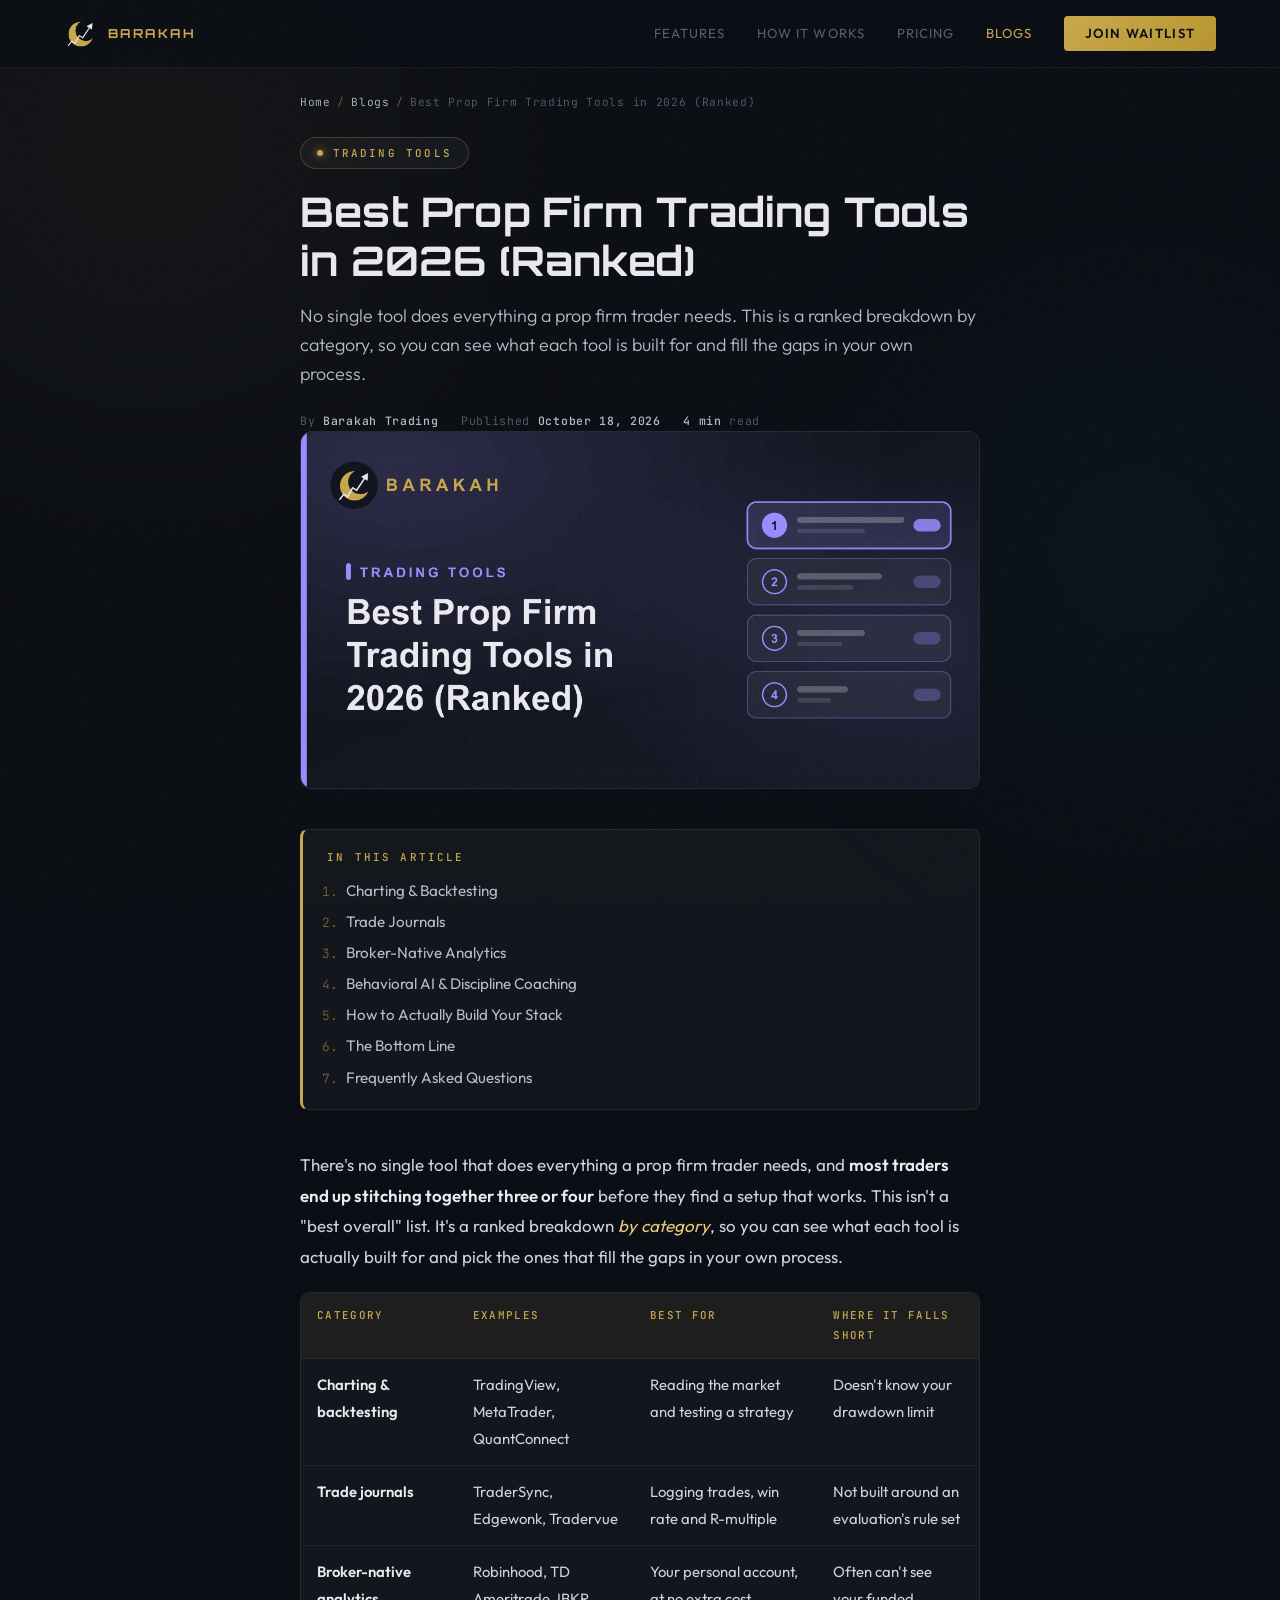
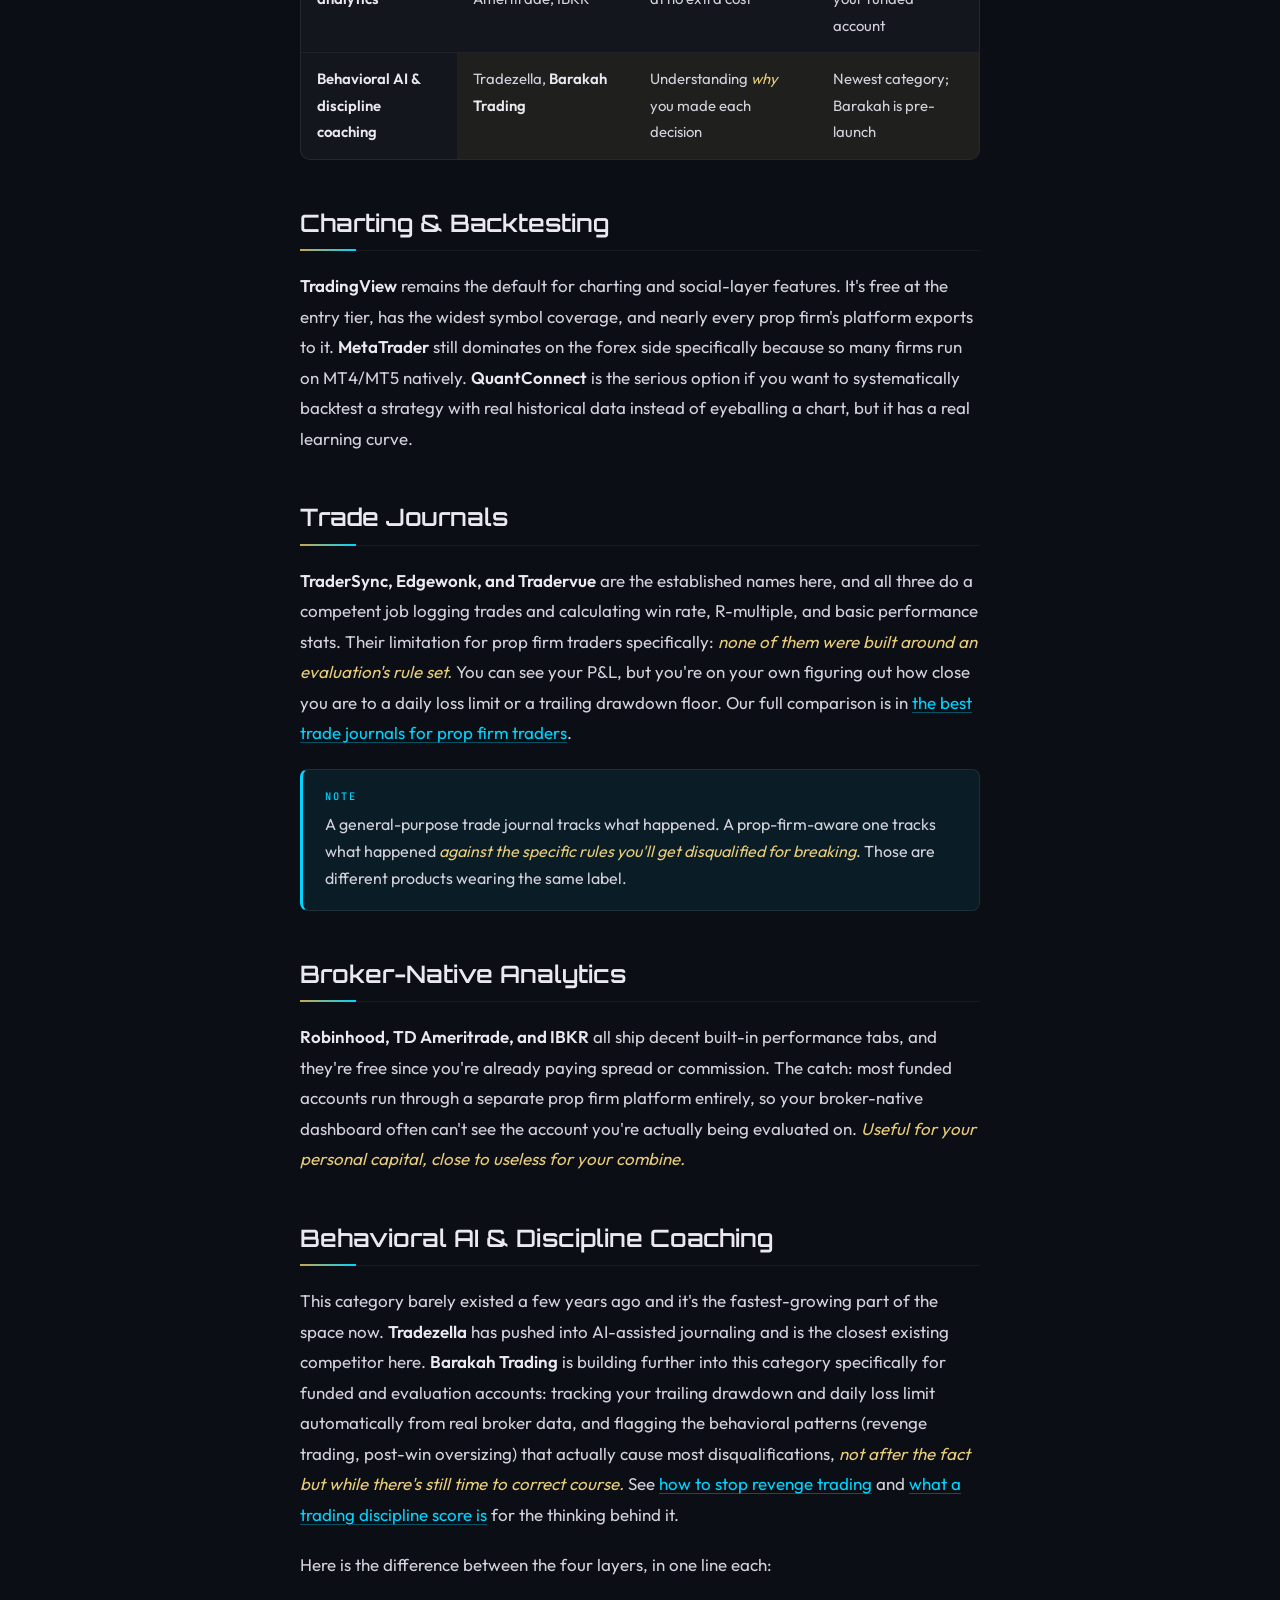
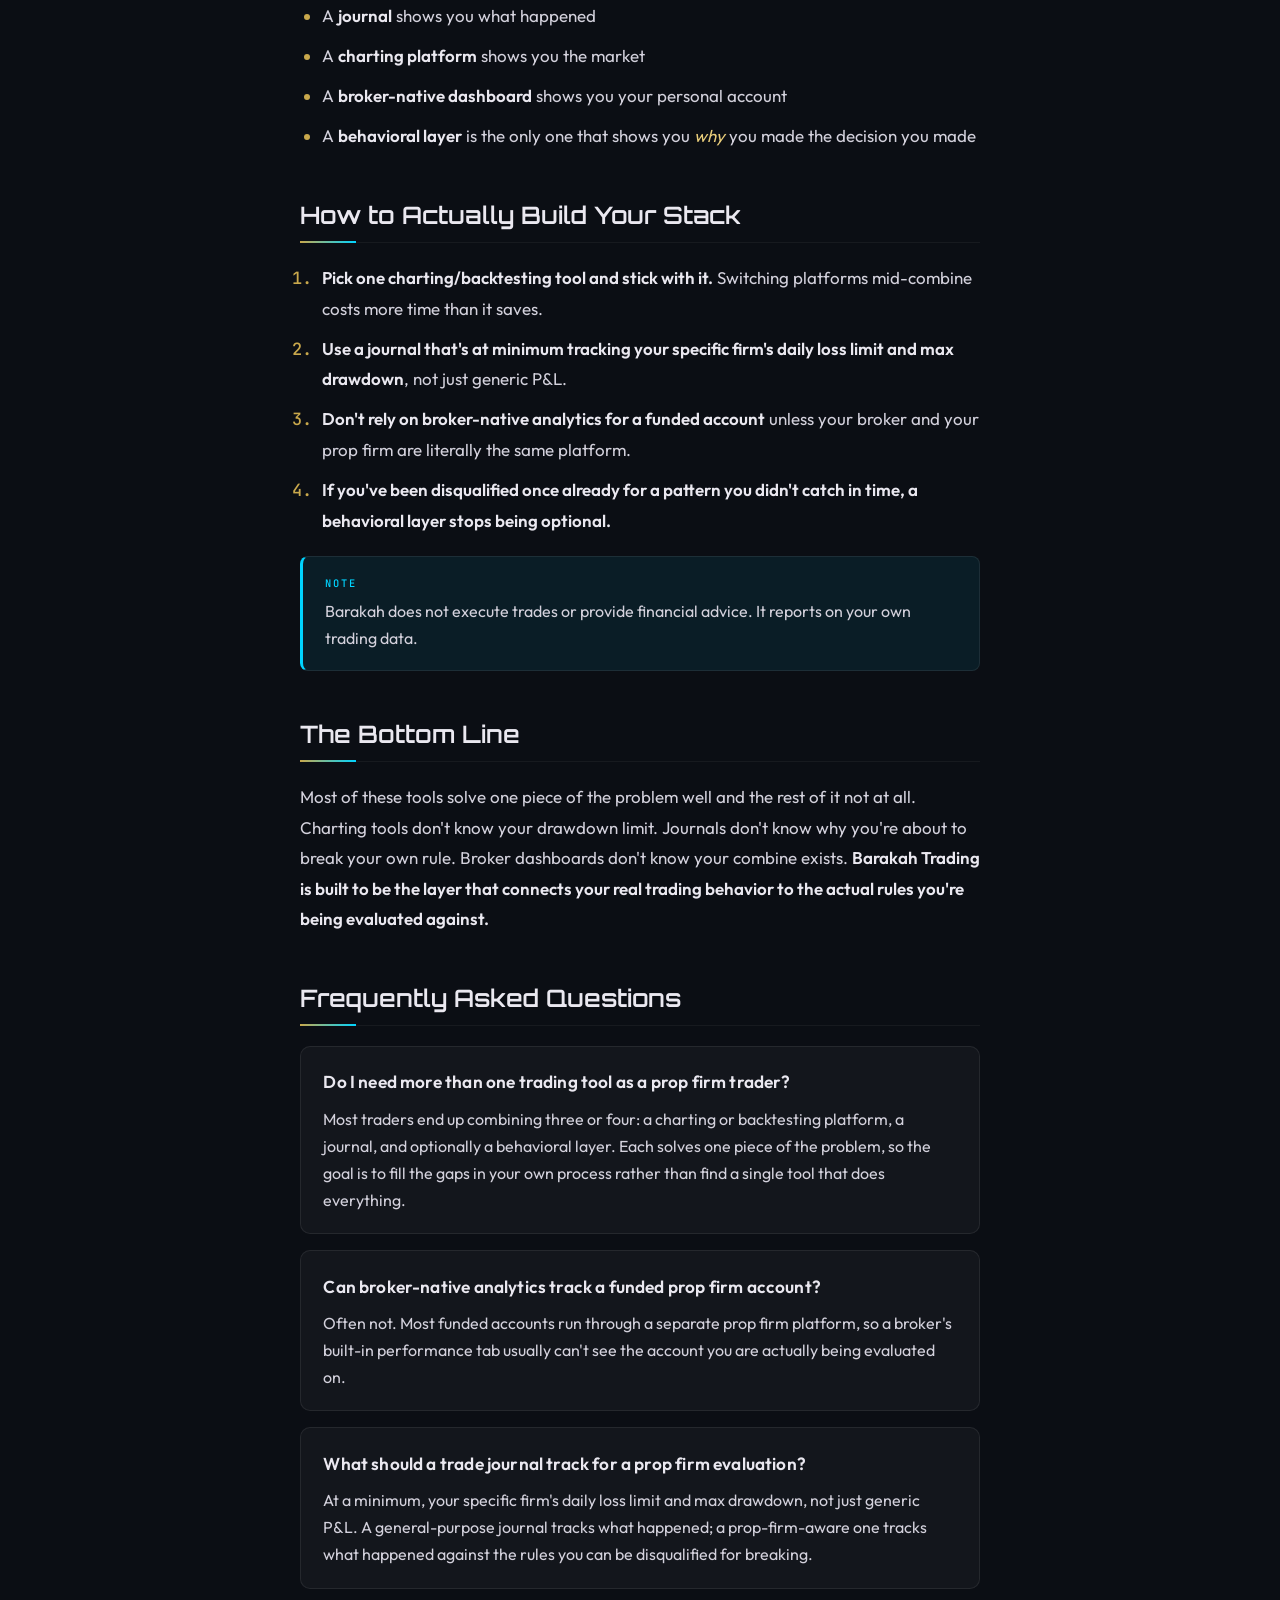
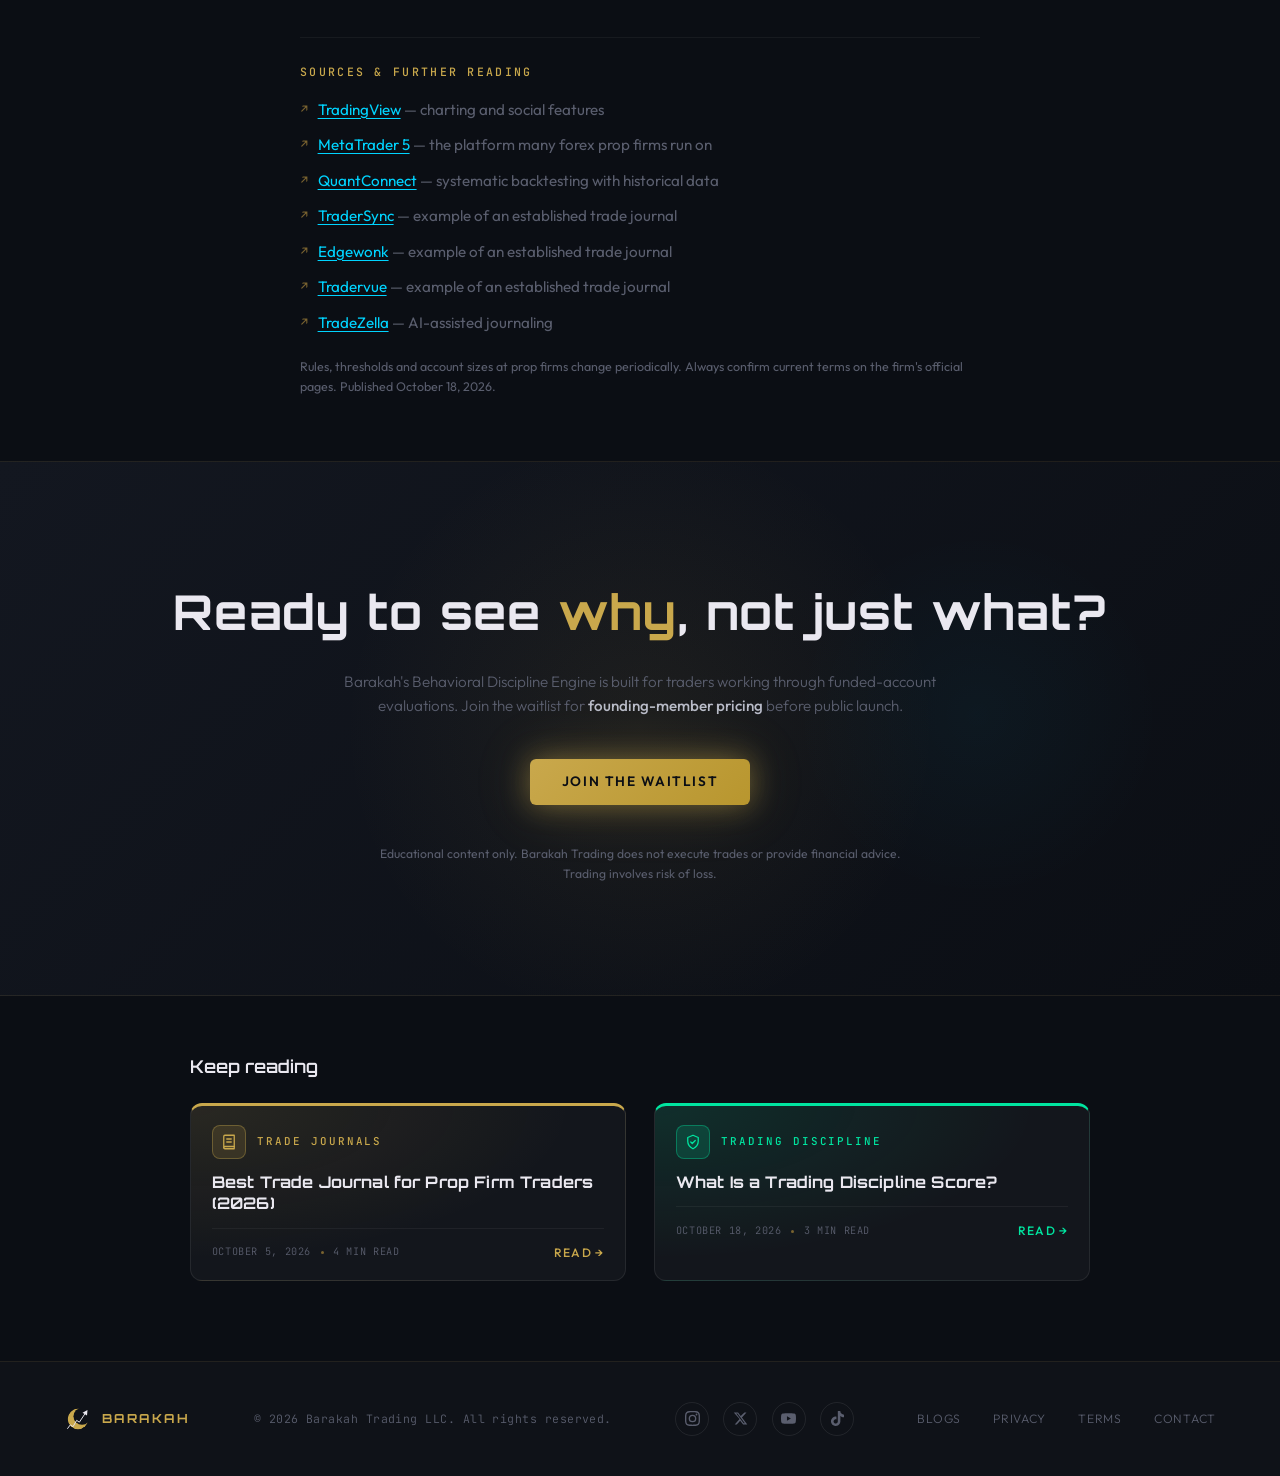
<file: blog/best-prop-firm-trading-tools-2026/index.html>
<!DOCTYPE html>
<html lang="en">
<head>
  <meta charset="UTF-8" />
  <meta name="viewport" content="width=device-width, initial-scale=1.0, viewport-fit=cover"/>
  <title>Best Prop Firm Trading Tools in 2026 (Ranked) | Barakah</title>
  <meta name="description" content="The prop firm trading tools worth using in 2026, ranked by category: charting, journals, broker analytics and behavioral AI, and where each one fits."/>
  <meta name="robots" content="index, follow, max-image-preview:large, max-snippet:-1"/>
  <meta name="theme-color" content="#0B0E14"/>
  <link rel="canonical" href="https://www.barakahtrading.co/blog/best-prop-firm-trading-tools-2026/"/>
  <link rel="alternate" type="application/rss+xml" title="Barakah Blogs" href="https://www.barakahtrading.co/blog/feed.xml"/>
  <link rel="icon" type="image/png" id="favicon" href="/favicon-dark.png"/>
  <meta property="og:site_name" content="Barakah Trading"/>
  <meta property="og:locale" content="en_US"/>
  <meta property="og:type" content="article"/>
  <meta property="og:title" content="Best Prop Firm Trading Tools in 2026 (Ranked) | Barakah"/>
  <meta property="og:description" content="The prop firm trading tools worth using in 2026, ranked by category: charting, journals, broker analytics and behavioral AI, and where each one fits."/>
  <meta property="og:url" content="https://www.barakahtrading.co/blog/best-prop-firm-trading-tools-2026/"/>
  <meta property="og:image" content="https://www.barakahtrading.co/blog/images/best-prop-firm-trading-tools-2026.png"/>
  <meta property="og:image:width" content="1200"/>
  <meta property="og:image:height" content="630"/>
  <meta property="og:image:alt" content="Barakah Trading header graphic for the article Best Prop Firm Trading Tools in 2026, Ranked"/>
  <meta name="twitter:card" content="summary_large_image"/>
  <meta name="twitter:title" content="Best Prop Firm Trading Tools in 2026 (Ranked) | Barakah"/>
  <meta name="twitter:description" content="The prop firm trading tools worth using in 2026, ranked by category: charting, journals, broker analytics and behavioral AI, and where each one fits."/>
  <meta name="twitter:image" content="https://www.barakahtrading.co/blog/images/best-prop-firm-trading-tools-2026.png"/>
  <meta name="twitter:image:alt" content="Barakah Trading header graphic for the article Best Prop Firm Trading Tools in 2026, Ranked"/>
  <meta property="article:published_time" content="2026-10-18"/>
  <meta property="article:modified_time" content="2026-10-18"/>
  <meta property="article:section" content="Trading Tools"/>
  <meta name="keywords" content="best prop firm trading tools 2026"/>
  <script type="application/ld+json">{"@context":"https://schema.org","@type":"BlogPosting","mainEntityOfPage":{"@type":"WebPage","@id":"https://www.barakahtrading.co/blog/best-prop-firm-trading-tools-2026/"},"headline":"Best Prop Firm Trading Tools in 2026 (Ranked)","description":"The prop firm trading tools worth using in 2026, ranked by category: charting, journals, broker analytics and behavioral AI, and where each one fits.","image":["https://www.barakahtrading.co/blog/images/best-prop-firm-trading-tools-2026.png"],"datePublished":"2026-10-18","dateModified":"2026-10-18","author":{"@type":"Organization","name":"Barakah Trading","url":"https://www.barakahtrading.co/"},"publisher":{"@type":"Organization","name":"Barakah Trading","url":"https://www.barakahtrading.co/","logo":{"@type":"ImageObject","url":"https://www.barakahtrading.co/blog/images/barakah-logo.png"}},"articleSection":"Trading Tools","keywords":"best prop firm trading tools 2026","wordCount":745,"inLanguage":"en-US"}</script>
  <script type="application/ld+json">{"@context":"https://schema.org","@type":"FAQPage","mainEntity":[{"@type":"Question","name":"Do I need more than one trading tool as a prop firm trader?","acceptedAnswer":{"@type":"Answer","text":"Most traders end up combining three or four: a charting or backtesting platform, a journal, and optionally a behavioral layer. Each solves one piece of the problem, so the goal is to fill the gaps in your own process rather than find a single tool that does everything."}},{"@type":"Question","name":"Can broker-native analytics track a funded prop firm account?","acceptedAnswer":{"@type":"Answer","text":"Often not. Most funded accounts run through a separate prop firm platform, so a broker's built-in performance tab usually can't see the account you are actually being evaluated on."}},{"@type":"Question","name":"What should a trade journal track for a prop firm evaluation?","acceptedAnswer":{"@type":"Answer","text":"At a minimum, your specific firm's daily loss limit and max drawdown, not just generic P&L. A general-purpose journal tracks what happened; a prop-firm-aware one tracks what happened against the rules you can be disqualified for breaking."}}]}</script>
  <script type="application/ld+json">{"@context":"https://schema.org","@type":"BreadcrumbList","itemListElement":[{"@type":"ListItem","position":1,"name":"Home","item":"https://www.barakahtrading.co/"},{"@type":"ListItem","position":2,"name":"Blogs","item":"https://www.barakahtrading.co/blog/"},{"@type":"ListItem","position":3,"name":"Best Prop Firm Trading Tools in 2026 (Ranked)","item":"https://www.barakahtrading.co/blog/best-prop-firm-trading-tools-2026/"}]}</script>
  <link rel="preconnect" href="https://fonts.googleapis.com"/>
  <link rel="preconnect" href="https://fonts.gstatic.com" crossorigin/>
  <link href="https://fonts.googleapis.com/css2?family=Orbitron:wght@400;600;700;900&family=Outfit:wght@200;300;400;500;600&family=JetBrains+Mono:wght@300;400;500&display=swap" rel="stylesheet"/>
  <link rel="stylesheet" href="/blog/blog.css"/>
  <!-- Google tag (gtag.js) -->
  <script async src="https://www.googletagmanager.com/gtag/js?id=G-D0GBQRS0CN"></script>
  <script>
    window.dataLayer = window.dataLayer || [];
    function gtag(){dataLayer.push(arguments);}
    gtag('js', new Date());
    gtag('config', 'G-D0GBQRS0CN');
  </script>
</head>
<body>
<a class="skip" href="#main" style="position:absolute;left:-9999px">Skip to content</a>
<div class="scroll-progress" id="scrollProgress"></div>
<div class="ambient-layer" aria-hidden="true"><div class="orb orb-1"></div><div class="orb orb-2"></div></div>

<nav id="nav" aria-label="Primary">
  <a href="/" class="logo" aria-label="Barakah home">
    <svg xmlns="http://www.w3.org/2000/svg" viewBox="0 0 62 62" fill="none" width="34" height="34" style="flex-shrink:0" aria-hidden="true">
      <defs><mask id="cm"><circle cx="31" cy="31" r="23" fill="white"/><circle cx="40" cy="25" r="19" fill="black"/></mask></defs>
      <circle cx="31" cy="31" r="23" fill="#C9A84C" mask="url(#cm)"/>
      <polyline points="8,52 14,44 20,48 28,34 34,38 46,20" stroke="#EAE8F0" stroke-width="2.1" stroke-linecap="round" stroke-linejoin="round" fill="none"/>
      <polygon points="52,11 51,23 41,17" fill="#EAE8F0"/>
    </svg>
    <span class="logo-wordmark">Barakah</span>
  </a>
  <div class="nav-links">
    <a href="/#features">Features</a>
    <a href="/#how">How It Works</a>
    <a href="/#pricing">Pricing</a>
    <a href="/blog/" class="active" aria-current="page">Blogs</a>
    <a href="/#waitlist" class="nav-cta">Join Waitlist</a>
  </div>
  <button class="hamburger" id="hamburger" aria-label="Menu" aria-expanded="false" aria-controls="mobileMenu">
    <span></span><span></span><span></span>
  </button>
</nav>

<div class="mobile-menu" id="mobileMenu">
  <a href="/#features">Features</a>
  <a href="/#how">How It Works</a>
  <a href="/#pricing">Pricing</a>
  <a href="/blog/" class="active">Blogs</a>
  <a href="/#waitlist" class="m-cta">Join Waitlist</a>
</div>

<main id="main">
  <article>
    <div class="wrap-narrow">
      <nav class="crumbs" aria-label="Breadcrumb"><ol><li><a href="/">Home</a></li><li><a href="/blog/">Blogs</a></li><li><span aria-current="page">Best Prop Firm Trading Tools in 2026 (Ranked)</span></li></ol></nav>
      <header class="article-head">
        <span class="eyebrow">Trading Tools</span>
        <h1>Best Prop Firm Trading Tools in 2026 (Ranked)</h1>
        <p class="lede">No single tool does everything a prop firm trader needs. This is a ranked breakdown by category, so you can see what each tool is built for and fill the gaps in your own process.</p>
        <div class="byline">
          <span>By <strong>Barakah Trading</strong></span>
          <span>Published <time datetime="2026-10-18"><strong>October 18, 2026</strong></time></span>
          <span><strong>4 min</strong> read</span>
        </div>
      </header>
      <figure class="hero-img">
        <img src="/blog/images/best-prop-firm-trading-tools-2026.png" alt="Barakah Trading header graphic for the article Best Prop Firm Trading Tools in 2026, Ranked" width="1200" height="630" fetchpriority="high" decoding="async"/>
      </figure>
      <nav class="toc" aria-label="In this article">
        <h2>In this article</h2>
        <ol><li><a href="#charting-backtesting">Charting &amp; Backtesting</a></li><li><a href="#trade-journals">Trade Journals</a></li><li><a href="#broker-native-analytics">Broker-Native Analytics</a></li><li><a href="#behavioral-ai-discipline-coaching">Behavioral AI &amp; Discipline Coaching</a></li><li><a href="#how-to-actually-build-your-stack">How to Actually Build Your Stack</a></li><li><a href="#the-bottom-line">The Bottom Line</a></li><li><a href="#faq">Frequently Asked Questions</a></li></ol>
      </nav>
      <div class="prose">
<p>There's no single tool that does everything a prop firm trader needs, and <strong>most traders end up stitching together three or four</strong> before they find a setup that works. This isn't a &quot;best overall&quot; list. It's a ranked breakdown <em>by category</em>, so you can see what each tool is actually built for and pick the ones that fill the gaps in your own process.</p>
<div class="table-wrap"><table><thead><tr><th scope="col">Category</th><th scope="col">Examples</th><th scope="col">Best for</th><th scope="col">Where it falls short</th></tr></thead><tbody><tr><th scope="row">Charting &amp; backtesting</th><td>TradingView, MetaTrader, QuantConnect</td><td>Reading the market and testing a strategy</td><td>Doesn't know your drawdown limit</td></tr><tr><th scope="row">Trade journals</th><td>TraderSync, Edgewonk, Tradervue</td><td>Logging trades, win rate and R-multiple</td><td>Not built around an evaluation's rule set</td></tr><tr><th scope="row">Broker-native analytics</th><td>Robinhood, TD Ameritrade, IBKR</td><td>Your personal account, at no extra cost</td><td>Often can't see your funded account</td></tr><tr class="hl"><th scope="row">Behavioral AI &amp; discipline coaching</th><td>Tradezella, <strong>Barakah Trading</strong></td><td>Understanding <em>why</em> you made each decision</td><td>Newest category; Barakah is pre-launch</td></tr></tbody></table></div>
<h2 id="charting-backtesting">Charting &amp; Backtesting</h2>
<p><strong>TradingView</strong> remains the default for charting and social-layer features. It's free at the entry tier, has the widest symbol coverage, and nearly every prop firm's platform exports to it. <strong>MetaTrader</strong> still dominates on the forex side specifically because so many firms run on MT4/MT5 natively. <strong>QuantConnect</strong> is the serious option if you want to systematically backtest a strategy with real historical data instead of eyeballing a chart, but it has a real learning curve.</p>
<h2 id="trade-journals">Trade Journals</h2>
<p><strong>TraderSync, Edgewonk, and Tradervue</strong> are the established names here, and all three do a competent job logging trades and calculating win rate, R-multiple, and basic performance stats. Their limitation for prop firm traders specifically: <em>none of them were built around an evaluation's rule set.</em> You can see your P&amp;L, but you're on your own figuring out how close you are to a daily loss limit or a trailing drawdown floor. Our full comparison is in <a href="/blog/best-trade-journal-for-prop-firm-traders/">the best trade journals for prop firm traders</a>.</p>
<aside class="callout callout-note"><span class="label">Note</span>A general-purpose trade journal tracks what happened. A prop-firm-aware one tracks what happened <em>against the specific rules you'll get disqualified for breaking</em>. Those are different products wearing the same label.</aside>
<h2 id="broker-native-analytics">Broker-Native Analytics</h2>
<p><strong>Robinhood, TD Ameritrade, and IBKR</strong> all ship decent built-in performance tabs, and they're free since you're already paying spread or commission. The catch: most funded accounts run through a separate prop firm platform entirely, so your broker-native dashboard often can't see the account you're actually being evaluated on. <em>Useful for your personal capital, close to useless for your combine.</em></p>
<h2 id="behavioral-ai-discipline-coaching">Behavioral AI &amp; Discipline Coaching</h2>
<p>This category barely existed a few years ago and it's the fastest-growing part of the space now. <strong>Tradezella</strong> has pushed into AI-assisted journaling and is the closest existing competitor here. <strong>Barakah Trading</strong> is building further into this category specifically for funded and evaluation accounts: tracking your trailing drawdown and daily loss limit automatically from real broker data, and flagging the behavioral patterns (revenge trading, post-win oversizing) that actually cause most disqualifications, <em>not after the fact but while there's still time to correct course.</em> See <a href="/blog/how-to-stop-revenge-trading/">how to stop revenge trading</a> and <a href="/blog/what-is-a-trading-discipline-score/">what a trading discipline score is</a> for the thinking behind it.</p>
<p>Here is the difference between the four layers, in one line each:</p>
<ul><li>A <strong>journal</strong> shows you what happened</li><li>A <strong>charting platform</strong> shows you the market</li><li>A <strong>broker-native dashboard</strong> shows you your personal account</li><li>A <strong>behavioral layer</strong> is the only one that shows you <em>why</em> you made the decision you made</li></ul>
<h2 id="how-to-actually-build-your-stack">How to Actually Build Your Stack</h2>
<ol><li><strong>Pick one charting/backtesting tool and stick with it.</strong> Switching platforms mid-combine costs more time than it saves.</li><li><strong>Use a journal that's at minimum tracking your specific firm's daily loss limit and max drawdown</strong>, not just generic P&amp;L.</li><li><strong>Don't rely on broker-native analytics for a funded account</strong> unless your broker and your prop firm are literally the same platform.</li><li><strong>If you've been disqualified once already for a pattern you didn't catch in time, a behavioral layer stops being optional.</strong></li></ol>
<aside class="callout callout-note"><span class="label">Note</span>Barakah does not execute trades or provide financial advice. It reports on your own trading data.</aside>
<h2 id="the-bottom-line">The Bottom Line</h2>
<p>Most of these tools solve one piece of the problem well and the rest of it not at all. Charting tools don't know your drawdown limit. Journals don't know why you're about to break your own rule. Broker dashboards don't know your combine exists. <strong>Barakah Trading is built to be the layer that connects your real trading behavior to the actual rules you're being evaluated against.</strong></p>
        <h2 id="faq">Frequently Asked Questions</h2>
        <div class="faq">
          <div class="faq-item"><h3>Do I need more than one trading tool as a prop firm trader?</h3><p>Most traders end up combining three or four: a charting or backtesting platform, a journal, and optionally a behavioral layer. Each solves one piece of the problem, so the goal is to fill the gaps in your own process rather than find a single tool that does everything.</p></div>
          <div class="faq-item"><h3>Can broker-native analytics track a funded prop firm account?</h3><p>Often not. Most funded accounts run through a separate prop firm platform, so a broker's built-in performance tab usually can't see the account you are actually being evaluated on.</p></div>
          <div class="faq-item"><h3>What should a trade journal track for a prop firm evaluation?</h3><p>At a minimum, your specific firm's daily loss limit and max drawdown, not just generic P&amp;L. A general-purpose journal tracks what happened; a prop-firm-aware one tracks what happened against the rules you can be disqualified for breaking.</p></div>
        </div>
      </div>
      <aside class="sources" aria-labelledby="sources-h">
        <h2 id="sources-h">Sources &amp; further reading</h2>
        <ul>
          <li><a href="https://www.tradingview.com/" target="_blank" rel="noopener noreferrer">TradingView</a> <span class="note">— charting and social features</span></li>
          <li><a href="https://www.metatrader5.com/" target="_blank" rel="noopener noreferrer">MetaTrader 5</a> <span class="note">— the platform many forex prop firms run on</span></li>
          <li><a href="https://www.quantconnect.com/" target="_blank" rel="noopener noreferrer">QuantConnect</a> <span class="note">— systematic backtesting with historical data</span></li>
          <li><a href="https://tradersync.com/" target="_blank" rel="noopener noreferrer">TraderSync</a> <span class="note">— example of an established trade journal</span></li>
          <li><a href="https://edgewonk.com/" target="_blank" rel="noopener noreferrer">Edgewonk</a> <span class="note">— example of an established trade journal</span></li>
          <li><a href="https://www.tradervue.com/" target="_blank" rel="noopener noreferrer">Tradervue</a> <span class="note">— example of an established trade journal</span></li>
          <li><a href="https://www.tradezella.com/" target="_blank" rel="noopener noreferrer">TradeZella</a> <span class="note">— AI-assisted journaling</span></li>
        </ul>
        <p class="disclaimer">Rules, thresholds and account sizes at prop firms change periodically. Always confirm current terms on the firm's official pages. Published October 18, 2026.</p>
      </aside>
    </div>
  </article>
  <section class="cta-section" aria-labelledby="cta-h">
  <div class="cta-glow"></div>
  <div class="cta-glow-cyan"></div>
  <h2 id="cta-h">Ready to see <span>why</span>, not just what?</h2>
  <p>Barakah's Behavioral Discipline Engine is built for traders working through funded-account evaluations. Join the waitlist for <strong>founding-member pricing</strong> before public launch.</p>
  <a class="btn-join-waitlist" href="/#waitlist">Join the Waitlist</a>
  <p class="disclaimer">Educational content only. Barakah Trading does not execute trades or provide financial advice. Trading involves risk of loss.</p>
</section>
  <section class="related" aria-labelledby="related-h">
    <div class="wrap">
      <h2 id="related-h">Keep reading</h2>
      <div class="post-grid">
<article class="post-card" data-category="trade-journals">
  <div class="card-top"><span class="cat-icon"><svg viewBox="0 0 24 24" aria-hidden="true"><path d="M5 4.5A1.5 1.5 0 016.5 3H19v15H6.5A1.5 1.5 0 005 19.5v-15z"/><path d="M5 19.5A1.5 1.5 0 006.5 21H19v-3"/><path d="M9 8h6M9 12h6"/></svg></span><span class="cat-label">Trade Journals</span></div>
  <h2><a href="/blog/best-trade-journal-for-prop-firm-traders/">Best Trade Journal for Prop Firm Traders (2026)</a></h2>
  <p>Compare spreadsheets, TraderSync, Edgewonk and Barakah. See why behavior tracking, not just P&amp;L, keeps prop traders inside their drawdown limits.</p>
  <div class="card-foot">
    <div class="post-meta"><time datetime="2026-10-05">October 5, 2026</time><span class="dot"></span><span>4 min read</span></div>
    <span class="read-more">Read <span aria-hidden="true">→</span></span>
  </div>
</article>
<article class="post-card" data-category="trading-discipline">
  <div class="card-top"><span class="cat-icon"><svg viewBox="0 0 24 24" aria-hidden="true"><path d="M12 3l7 3v5c0 4.5-3 8-7 10-4-2-7-5.5-7-10V6z"/><path d="M9 12l2 2 4-4"/></svg></span><span class="cat-label">Trading Discipline</span></div>
  <h2><a href="/blog/what-is-a-trading-discipline-score/">What Is a Trading Discipline Score?</a></h2>
  <p>A trading discipline score measures how closely you followed your own rules, independent of P&amp;L. See what it tracks and why it matters.</p>
  <div class="card-foot">
    <div class="post-meta"><time datetime="2026-10-18">October 18, 2026</time><span class="dot"></span><span>3 min read</span></div>
    <span class="read-more">Read <span aria-hidden="true">→</span></span>
  </div>
</article>
      </div>
    </div>
  </section>
</main>

<footer>
  <a href="/" class="logo" aria-label="Barakah home">
    <svg xmlns="http://www.w3.org/2000/svg" viewBox="0 0 62 62" fill="none" width="28" height="28" style="flex-shrink:0" aria-hidden="true">
      <defs><mask id="cmf"><circle cx="31" cy="31" r="23" fill="white"/><circle cx="40" cy="25" r="19" fill="black"/></mask></defs>
      <circle cx="31" cy="31" r="23" fill="#C9A84C" mask="url(#cmf)"/>
      <polyline points="8,52 14,44 20,48 28,34 34,38 46,20" stroke="#EAE8F0" stroke-width="2.1" stroke-linecap="round" stroke-linejoin="round" fill="none"/>
      <polygon points="52,11 51,23 41,17" fill="#EAE8F0"/>
    </svg>
    <span class="logo-wordmark">Barakah</span>
  </a>
  <p>© 2026 Barakah Trading LLC. All rights reserved.</p>
  <div class="footer-socials"><a href="https://www.instagram.com/barakahtradingofficial/" target="_blank" rel="noopener noreferrer" aria-label="Instagram" title="Instagram"><svg viewBox="0 0 24 24" fill="currentColor" aria-hidden="true"><path d="M12 2.163c3.204 0 3.584.012 4.85.07 3.252.148 4.771 1.691 4.919 4.919.058 1.265.069 1.645.069 4.849 0 3.205-.012 3.584-.069 4.849-.149 3.225-1.664 4.771-4.919 4.919-1.266.058-1.644.07-4.85.07-3.204 0-3.584-.012-4.849-.07-3.26-.149-4.771-1.699-4.919-4.92-.058-1.265-.07-1.644-.07-4.849 0-3.204.013-3.583.07-4.849.149-3.227 1.664-4.771 4.919-4.919 1.266-.057 1.645-.069 4.849-.069zM12 0C8.741 0 8.333.014 7.053.072 2.695.272.273 2.69.073 7.052.014 8.333 0 8.741 0 12c0 3.259.014 3.668.072 4.948.2 4.358 2.618 6.78 6.98 6.98C8.333 23.986 8.741 24 12 24c3.259 0 3.668-.014 4.948-.072 4.354-.2 6.782-2.618 6.979-6.98.059-1.28.073-1.689.073-4.948 0-3.259-.014-3.667-.072-4.947-.196-4.354-2.617-6.78-6.979-6.98C15.668.014 15.259 0 12 0zm0 5.838a6.162 6.162 0 100 12.324 6.162 6.162 0 000-12.324zM12 16a4 4 0 110-8 4 4 0 010 8zm6.406-11.845a1.44 1.44 0 100 2.881 1.44 1.44 0 000-2.881z"/></svg></a><a href="https://x.com/barakah_trading" target="_blank" rel="noopener noreferrer" aria-label="X" title="X"><svg viewBox="0 0 24 24" fill="currentColor" aria-hidden="true"><path d="M18.244 2.25h3.308l-7.227 8.26 8.502 11.24H16.17l-4.714-6.231-5.401 6.231H2.744l7.73-8.835L1.254 2.25H8.08l4.262 5.633 5.902-5.633Zm-1.161 17.52h1.833L7.084 4.126H5.117Z"/></svg></a><a href="https://www.youtube.com/@barakahtradingofficial" target="_blank" rel="noopener noreferrer" aria-label="YouTube" title="YouTube"><svg viewBox="0 0 24 24" fill="currentColor" aria-hidden="true"><path d="M23.498 6.186a3.016 3.016 0 00-2.122-2.136C19.505 3.545 12 3.545 12 3.545s-7.505 0-9.377.505A3.017 3.017 0 00.502 6.186C0 8.07 0 12 0 12s0 3.93.502 5.814a3.016 3.016 0 002.122 2.136c1.871.505 9.376.505 9.376.505s7.505 0 9.377-.505a3.015 3.015 0 002.122-2.136C24 15.93 24 12 24 12s0-3.93-.502-5.814zM9.545 15.568V8.432L15.818 12l-6.273 3.568z"/></svg></a><a href="https://www.tiktok.com/@barakahtradingofficial" target="_blank" rel="noopener noreferrer" aria-label="TikTok" title="TikTok"><svg viewBox="0 0 24 24" fill="currentColor" aria-hidden="true"><path d="M12.525.02c1.31-.02 2.61-.01 3.91-.02.08 1.53.63 3.09 1.75 4.17 1.12 1.11 2.7 1.62 4.24 1.79v4.03c-1.44-.05-2.89-.35-4.2-.97-.57-.26-1.1-.59-1.62-.93-.01 2.92.01 5.84-.02 8.75-.08 1.4-.54 2.79-1.35 3.94-1.31 1.92-3.58 3.17-5.91 3.21-1.43.08-2.86-.31-4.08-1.03-2.02-1.19-3.44-3.37-3.65-5.71-.02-.5-.03-1-.01-1.49.18-1.9 1.12-3.72 2.58-4.96 1.66-1.44 3.98-2.13 6.15-1.72.02 1.48-.04 2.96-.04 4.44-.99-.32-2.15-.23-3.02.37-.63.41-1.11 1.04-1.36 1.75-.21.51-.15 1.07-.14 1.61.24 1.64 1.82 3.02 3.5 2.87 1.12-.01 2.19-.66 2.77-1.61.19-.33.4-.67.41-1.06.1-1.79.06-3.57.07-5.36.01-4.03-.01-8.05.02-12.07z"/></svg></a></div>
  <div class="footer-links">
    <a href="/blog/">Blogs</a>
    <a href="#">Privacy</a>
    <a href="#">Terms</a>
    <a href="/contact.html">Contact</a>
  </div>
</footer>
<script src="/blog/blog.js" defer></script>
</body>
</html>
</file>
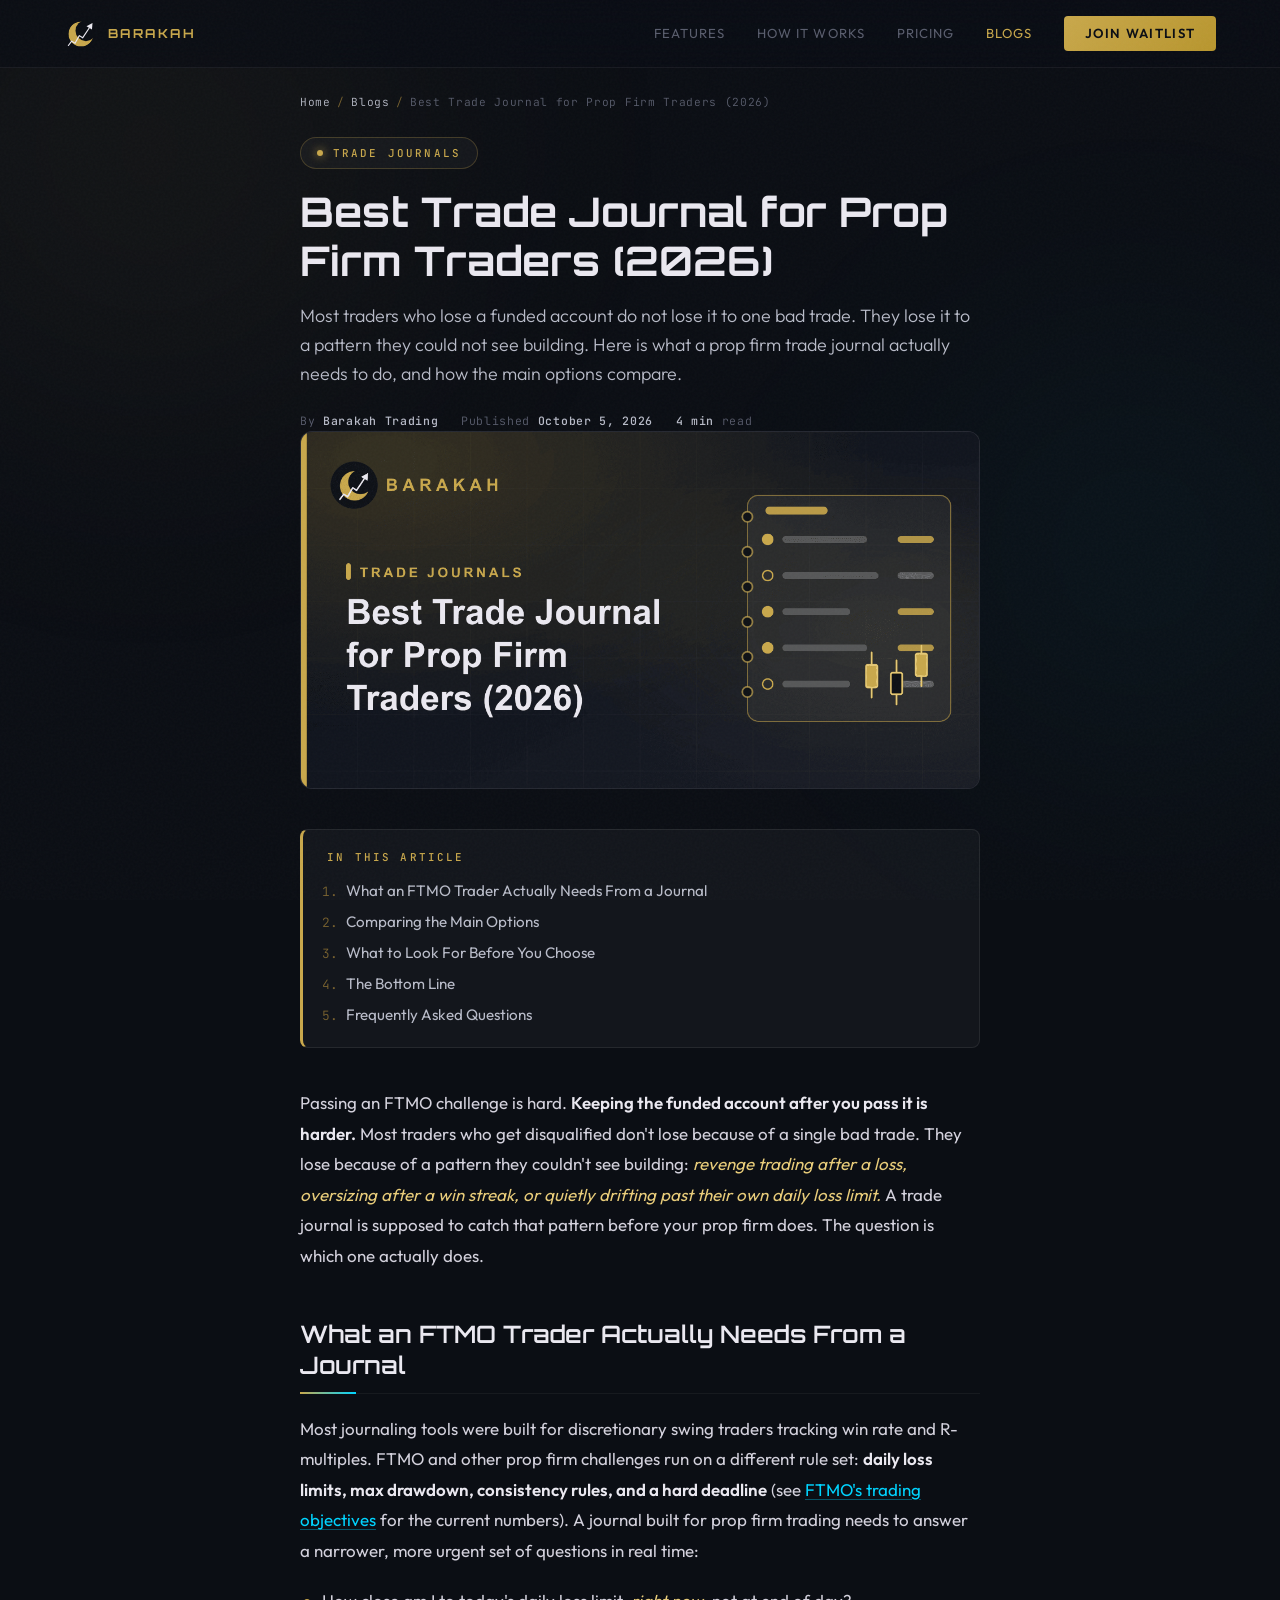
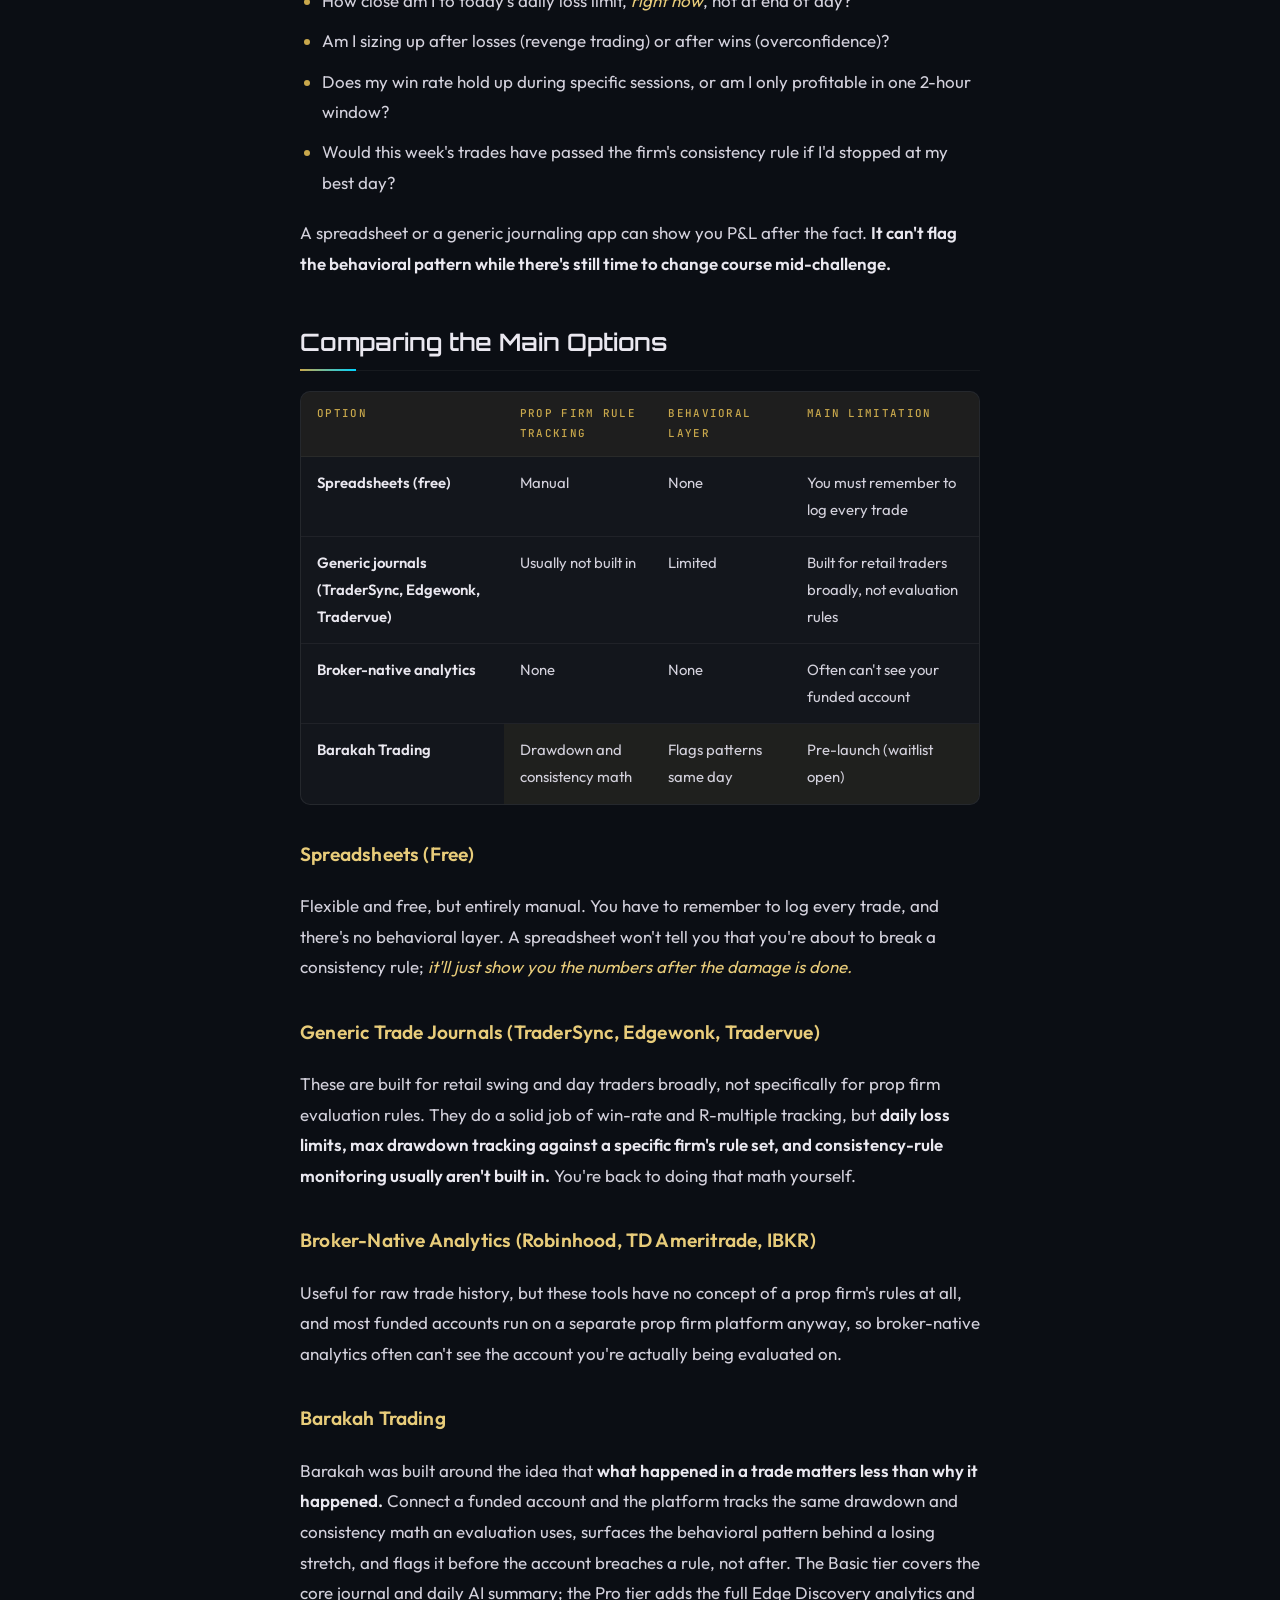
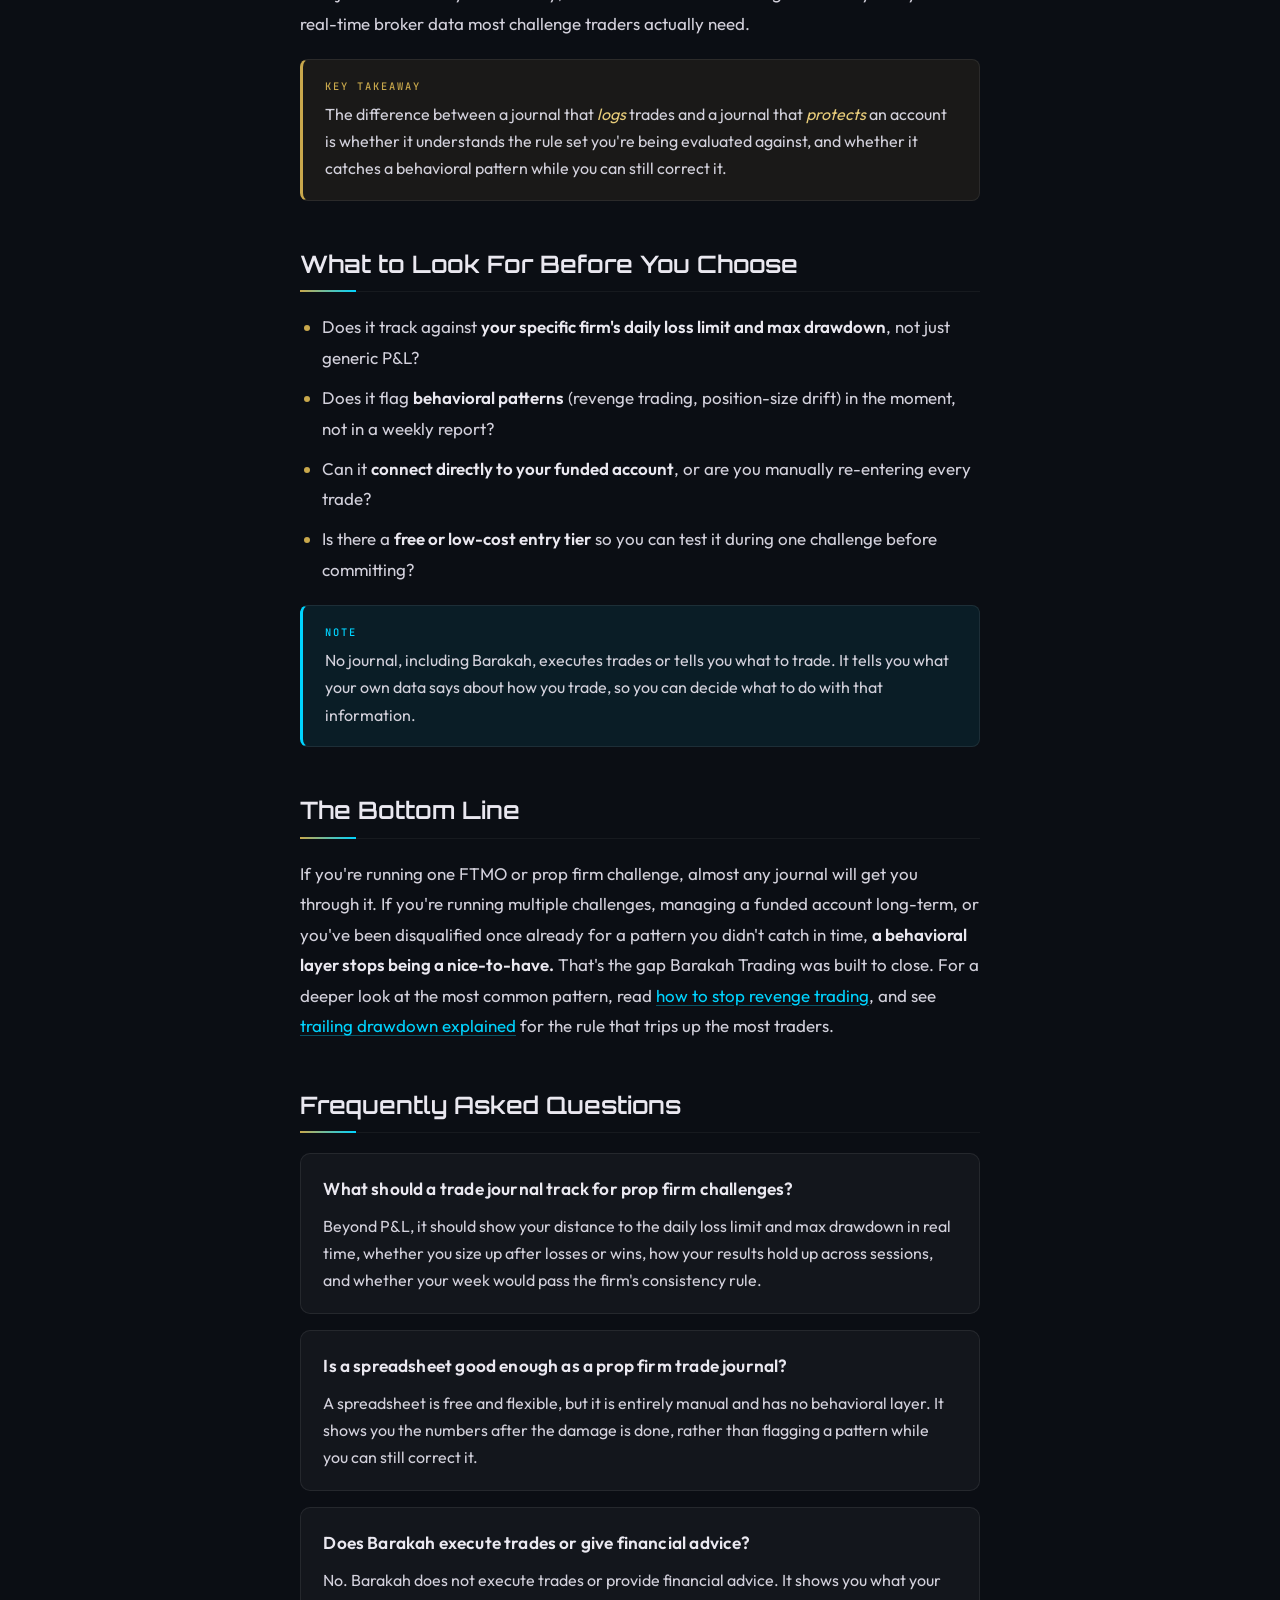
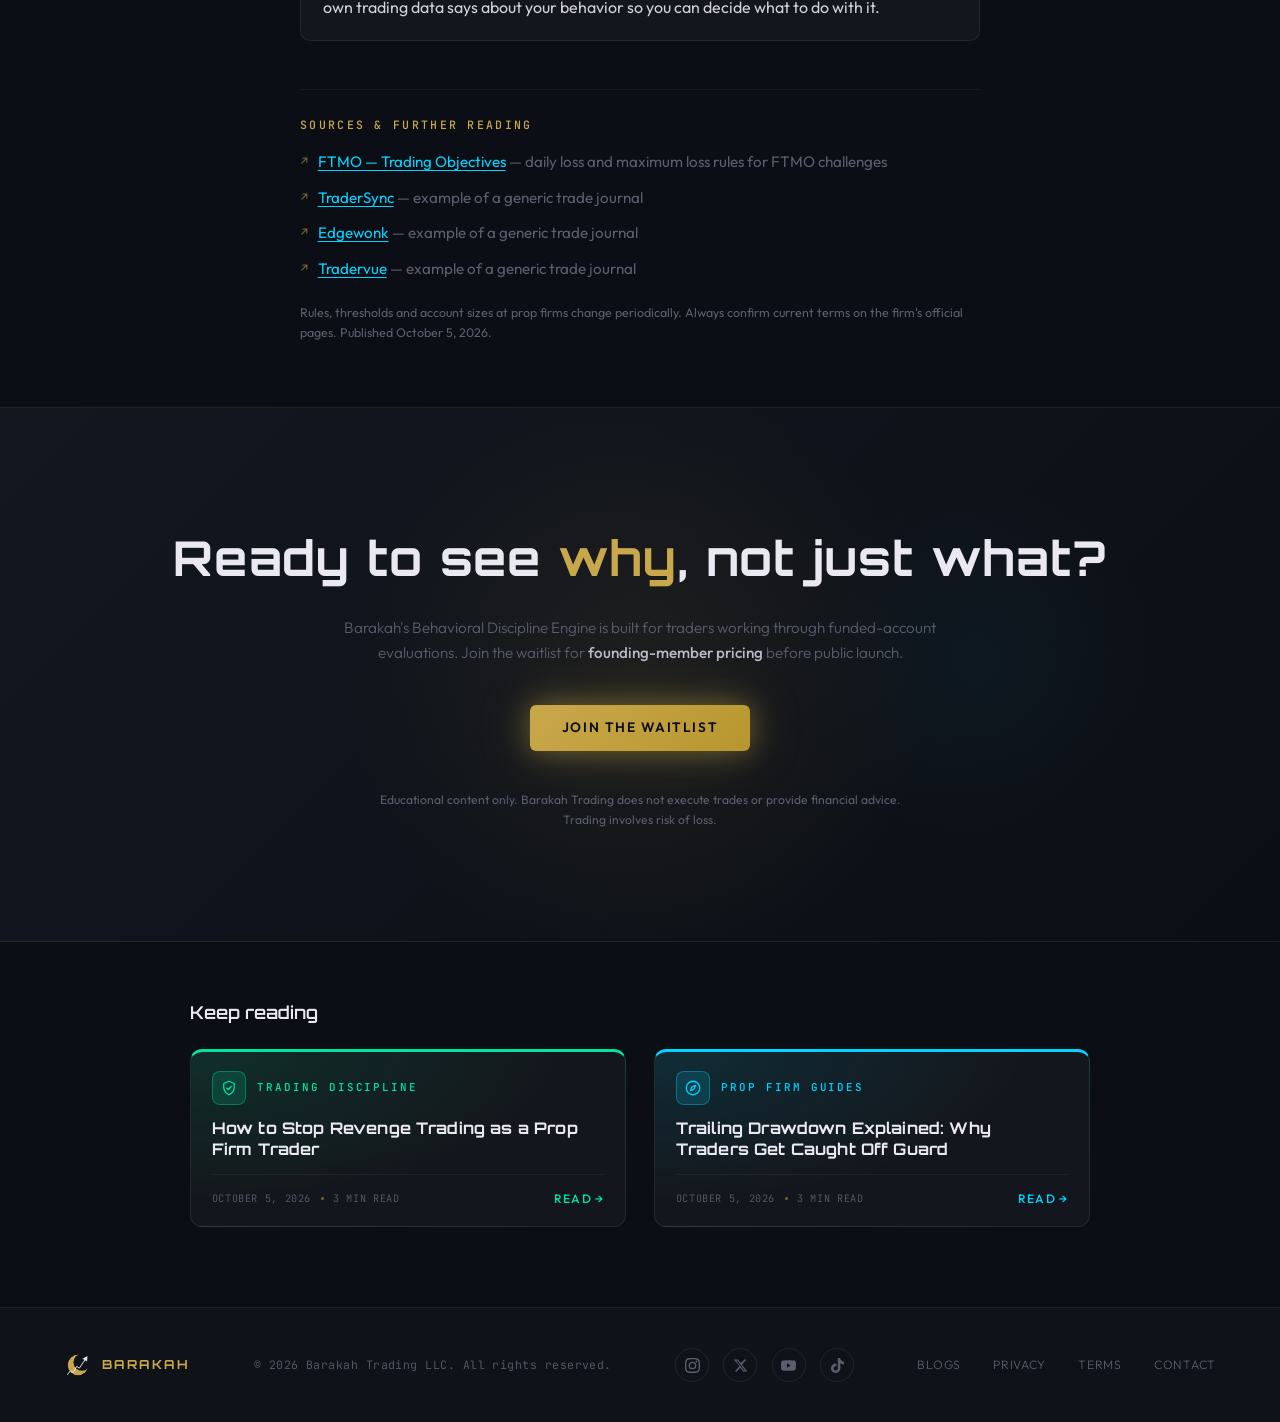
<file: blog/best-trade-journal-for-prop-firm-traders/index.html>
<!DOCTYPE html>
<html lang="en">
<head>
  <meta charset="UTF-8" />
  <meta name="viewport" content="width=device-width, initial-scale=1.0, viewport-fit=cover"/>
  <title>Best Trade Journal for Prop Firm Traders (2026) | Barakah</title>
  <meta name="description" content="Compare spreadsheets, TraderSync, Edgewonk and Barakah. See why behavior tracking, not just P&amp;L, keeps prop traders inside their drawdown limits."/>
  <meta name="robots" content="index, follow, max-image-preview:large, max-snippet:-1"/>
  <meta name="theme-color" content="#0B0E14"/>
  <link rel="canonical" href="https://www.barakahtrading.co/blog/best-trade-journal-for-prop-firm-traders/"/>
  <link rel="alternate" type="application/rss+xml" title="Barakah Blogs" href="https://www.barakahtrading.co/blog/feed.xml"/>
  <link rel="icon" type="image/png" id="favicon" href="/favicon-dark.png"/>
  <meta property="og:site_name" content="Barakah Trading"/>
  <meta property="og:locale" content="en_US"/>
  <meta property="og:type" content="article"/>
  <meta property="og:title" content="Best Trade Journal for Prop Firm Traders (2026) | Barakah"/>
  <meta property="og:description" content="Compare spreadsheets, TraderSync, Edgewonk and Barakah. See why behavior tracking, not just P&amp;L, keeps prop traders inside their drawdown limits."/>
  <meta property="og:url" content="https://www.barakahtrading.co/blog/best-trade-journal-for-prop-firm-traders/"/>
  <meta property="og:image" content="https://www.barakahtrading.co/blog/images/best-trade-journal-for-prop-firm-traders.png"/>
  <meta property="og:image:width" content="1200"/>
  <meta property="og:image:height" content="630"/>
  <meta property="og:image:alt" content="Barakah Trading header graphic for the article Best Trade Journal for Prop Firm Traders (2026)"/>
  <meta name="twitter:card" content="summary_large_image"/>
  <meta name="twitter:title" content="Best Trade Journal for Prop Firm Traders (2026) | Barakah"/>
  <meta name="twitter:description" content="Compare spreadsheets, TraderSync, Edgewonk and Barakah. See why behavior tracking, not just P&amp;L, keeps prop traders inside their drawdown limits."/>
  <meta name="twitter:image" content="https://www.barakahtrading.co/blog/images/best-trade-journal-for-prop-firm-traders.png"/>
  <meta name="twitter:image:alt" content="Barakah Trading header graphic for the article Best Trade Journal for Prop Firm Traders (2026)"/>
  <meta property="article:published_time" content="2026-10-05"/>
  <meta property="article:modified_time" content="2026-10-05"/>
  <meta property="article:section" content="Trade Journals"/>
  <meta name="keywords" content="best trade journal for prop firm traders"/>
  <script type="application/ld+json">{"@context":"https://schema.org","@type":"BlogPosting","mainEntityOfPage":{"@type":"WebPage","@id":"https://www.barakahtrading.co/blog/best-trade-journal-for-prop-firm-traders/"},"headline":"Best Trade Journal for Prop Firm Traders (2026)","description":"Compare spreadsheets, TraderSync, Edgewonk and Barakah. See why behavior tracking, not just P&L, keeps prop traders inside their drawdown limits.","image":["https://www.barakahtrading.co/blog/images/best-trade-journal-for-prop-firm-traders.png"],"datePublished":"2026-10-05","dateModified":"2026-10-05","author":{"@type":"Organization","name":"Barakah Trading","url":"https://www.barakahtrading.co/"},"publisher":{"@type":"Organization","name":"Barakah Trading","url":"https://www.barakahtrading.co/","logo":{"@type":"ImageObject","url":"https://www.barakahtrading.co/blog/images/barakah-logo.png"}},"articleSection":"Trade Journals","keywords":"best trade journal for prop firm traders","wordCount":807,"inLanguage":"en-US"}</script>
  <script type="application/ld+json">{"@context":"https://schema.org","@type":"FAQPage","mainEntity":[{"@type":"Question","name":"What should a trade journal track for prop firm challenges?","acceptedAnswer":{"@type":"Answer","text":"Beyond P&L, it should show your distance to the daily loss limit and max drawdown in real time, whether you size up after losses or wins, how your results hold up across sessions, and whether your week would pass the firm's consistency rule."}},{"@type":"Question","name":"Is a spreadsheet good enough as a prop firm trade journal?","acceptedAnswer":{"@type":"Answer","text":"A spreadsheet is free and flexible, but it is entirely manual and has no behavioral layer. It shows you the numbers after the damage is done, rather than flagging a pattern while you can still correct it."}},{"@type":"Question","name":"Does Barakah execute trades or give financial advice?","acceptedAnswer":{"@type":"Answer","text":"No. Barakah does not execute trades or provide financial advice. It shows you what your own trading data says about your behavior so you can decide what to do with it."}}]}</script>
  <script type="application/ld+json">{"@context":"https://schema.org","@type":"BreadcrumbList","itemListElement":[{"@type":"ListItem","position":1,"name":"Home","item":"https://www.barakahtrading.co/"},{"@type":"ListItem","position":2,"name":"Blogs","item":"https://www.barakahtrading.co/blog/"},{"@type":"ListItem","position":3,"name":"Best Trade Journal for Prop Firm Traders (2026)","item":"https://www.barakahtrading.co/blog/best-trade-journal-for-prop-firm-traders/"}]}</script>
  <link rel="preconnect" href="https://fonts.googleapis.com"/>
  <link rel="preconnect" href="https://fonts.gstatic.com" crossorigin/>
  <link href="https://fonts.googleapis.com/css2?family=Orbitron:wght@400;600;700;900&family=Outfit:wght@200;300;400;500;600&family=JetBrains+Mono:wght@300;400;500&display=swap" rel="stylesheet"/>
  <link rel="stylesheet" href="/blog/blog.css"/>
  <!-- Google tag (gtag.js) -->
  <script async src="https://www.googletagmanager.com/gtag/js?id=G-D0GBQRS0CN"></script>
  <script>
    window.dataLayer = window.dataLayer || [];
    function gtag(){dataLayer.push(arguments);}
    gtag('js', new Date());
    gtag('config', 'G-D0GBQRS0CN');
  </script>
</head>
<body>
<a class="skip" href="#main" style="position:absolute;left:-9999px">Skip to content</a>
<div class="scroll-progress" id="scrollProgress"></div>
<div class="ambient-layer" aria-hidden="true"><div class="orb orb-1"></div><div class="orb orb-2"></div></div>

<nav id="nav" aria-label="Primary">
  <a href="/" class="logo" aria-label="Barakah home">
    <svg xmlns="http://www.w3.org/2000/svg" viewBox="0 0 62 62" fill="none" width="34" height="34" style="flex-shrink:0" aria-hidden="true">
      <defs><mask id="cm"><circle cx="31" cy="31" r="23" fill="white"/><circle cx="40" cy="25" r="19" fill="black"/></mask></defs>
      <circle cx="31" cy="31" r="23" fill="#C9A84C" mask="url(#cm)"/>
      <polyline points="8,52 14,44 20,48 28,34 34,38 46,20" stroke="#EAE8F0" stroke-width="2.1" stroke-linecap="round" stroke-linejoin="round" fill="none"/>
      <polygon points="52,11 51,23 41,17" fill="#EAE8F0"/>
    </svg>
    <span class="logo-wordmark">Barakah</span>
  </a>
  <div class="nav-links">
    <a href="/#features">Features</a>
    <a href="/#how">How It Works</a>
    <a href="/#pricing">Pricing</a>
    <a href="/blog/" class="active" aria-current="page">Blogs</a>
    <a href="/#waitlist" class="nav-cta">Join Waitlist</a>
  </div>
  <button class="hamburger" id="hamburger" aria-label="Menu" aria-expanded="false" aria-controls="mobileMenu">
    <span></span><span></span><span></span>
  </button>
</nav>

<div class="mobile-menu" id="mobileMenu">
  <a href="/#features">Features</a>
  <a href="/#how">How It Works</a>
  <a href="/#pricing">Pricing</a>
  <a href="/blog/" class="active">Blogs</a>
  <a href="/#waitlist" class="m-cta">Join Waitlist</a>
</div>

<main id="main">
  <article>
    <div class="wrap-narrow">
      <nav class="crumbs" aria-label="Breadcrumb"><ol><li><a href="/">Home</a></li><li><a href="/blog/">Blogs</a></li><li><span aria-current="page">Best Trade Journal for Prop Firm Traders (2026)</span></li></ol></nav>
      <header class="article-head">
        <span class="eyebrow">Trade Journals</span>
        <h1>Best Trade Journal for Prop Firm Traders (2026)</h1>
        <p class="lede">Most traders who lose a funded account do not lose it to one bad trade. They lose it to a pattern they could not see building. Here is what a prop firm trade journal actually needs to do, and how the main options compare.</p>
        <div class="byline">
          <span>By <strong>Barakah Trading</strong></span>
          <span>Published <time datetime="2026-10-05"><strong>October 5, 2026</strong></time></span>
          <span><strong>4 min</strong> read</span>
        </div>
      </header>
      <figure class="hero-img">
        <img src="/blog/images/best-trade-journal-for-prop-firm-traders.png" alt="Barakah Trading header graphic for the article Best Trade Journal for Prop Firm Traders (2026)" width="1200" height="630" fetchpriority="high" decoding="async"/>
      </figure>
      <nav class="toc" aria-label="In this article">
        <h2>In this article</h2>
        <ol><li><a href="#what-an-ftmo-trader-actually-needs-from-a-journal">What an FTMO Trader Actually Needs From a Journal</a></li><li><a href="#comparing-the-main-options">Comparing the Main Options</a></li><li><a href="#what-to-look-for-before-you-choose">What to Look For Before You Choose</a></li><li><a href="#the-bottom-line">The Bottom Line</a></li><li><a href="#faq">Frequently Asked Questions</a></li></ol>
      </nav>
      <div class="prose">
<p>Passing an FTMO challenge is hard. <strong>Keeping the funded account after you pass it is harder.</strong> Most traders who get disqualified don't lose because of a single bad trade. They lose because of a pattern they couldn't see building: <em>revenge trading after a loss, oversizing after a win streak, or quietly drifting past their own daily loss limit.</em> A trade journal is supposed to catch that pattern before your prop firm does. The question is which one actually does.</p>
<h2 id="what-an-ftmo-trader-actually-needs-from-a-journal">What an FTMO Trader Actually Needs From a Journal</h2>
<p>Most journaling tools were built for discretionary swing traders tracking win rate and R-multiples. FTMO and other prop firm challenges run on a different rule set: <strong>daily loss limits, max drawdown, consistency rules, and a hard deadline</strong> (see <a href="https://ftmo.com/en/trading-objectives/" target="_blank" rel="noopener noreferrer">FTMO's trading objectives</a> for the current numbers). A journal built for prop firm trading needs to answer a narrower, more urgent set of questions in real time:</p>
<ul><li>How close am I to today's daily loss limit, <em>right now</em>, not at end of day?</li><li>Am I sizing up after losses (revenge trading) or after wins (overconfidence)?</li><li>Does my win rate hold up during specific sessions, or am I only profitable in one 2-hour window?</li><li>Would this week's trades have passed the firm's consistency rule if I'd stopped at my best day?</li></ul>
<p>A spreadsheet or a generic journaling app can show you P&amp;L after the fact. <strong>It can't flag the behavioral pattern while there's still time to change course mid-challenge.</strong></p>
<h2 id="comparing-the-main-options">Comparing the Main Options</h2>
<div class="table-wrap"><table><thead><tr><th scope="col">Option</th><th scope="col">Prop firm rule tracking</th><th scope="col">Behavioral layer</th><th scope="col">Main limitation</th></tr></thead><tbody><tr><th scope="row">Spreadsheets (free)</th><td>Manual</td><td>None</td><td>You must remember to log every trade</td></tr><tr><th scope="row">Generic journals (TraderSync, Edgewonk, Tradervue)</th><td>Usually not built in</td><td>Limited</td><td>Built for retail traders broadly, not evaluation rules</td></tr><tr><th scope="row">Broker-native analytics</th><td>None</td><td>None</td><td>Often can't see your funded account</td></tr><tr class="hl"><th scope="row"><strong>Barakah Trading</strong></th><td>Drawdown and consistency math</td><td>Flags patterns same day</td><td>Pre-launch (waitlist open)</td></tr></tbody></table></div>
<h3>Spreadsheets (Free)</h3>
<p>Flexible and free, but entirely manual. You have to remember to log every trade, and there's no behavioral layer. A spreadsheet won't tell you that you're about to break a consistency rule; <em>it'll just show you the numbers after the damage is done.</em></p>
<h3>Generic Trade Journals (TraderSync, Edgewonk, Tradervue)</h3>
<p>These are built for retail swing and day traders broadly, not specifically for prop firm evaluation rules. They do a solid job of win-rate and R-multiple tracking, but <strong>daily loss limits, max drawdown tracking against a specific firm's rule set, and consistency-rule monitoring usually aren't built in.</strong> You're back to doing that math yourself.</p>
<h3>Broker-Native Analytics (Robinhood, TD Ameritrade, IBKR)</h3>
<p>Useful for raw trade history, but these tools have no concept of a prop firm's rules at all, and most funded accounts run on a separate prop firm platform anyway, so broker-native analytics often can't see the account you're actually being evaluated on.</p>
<h3>Barakah Trading</h3>
<p>Barakah was built around the idea that <strong>what happened in a trade matters less than why it happened.</strong> Connect a funded account and the platform tracks the same drawdown and consistency math an evaluation uses, surfaces the behavioral pattern behind a losing stretch, and flags it before the account breaches a rule, not after. The Basic tier covers the core journal and daily AI summary; the Pro tier adds the full Edge Discovery analytics and real-time broker data most challenge traders actually need.</p>
<aside class="callout callout-key"><span class="label">Key takeaway</span>The difference between a journal that <em>logs</em> trades and a journal that <em>protects</em> an account is whether it understands the rule set you're being evaluated against, and whether it catches a behavioral pattern while you can still correct it.</aside>
<h2 id="what-to-look-for-before-you-choose">What to Look For Before You Choose</h2>
<ul><li>Does it track against <strong>your specific firm's daily loss limit and max drawdown</strong>, not just generic P&amp;L?</li><li>Does it flag <strong>behavioral patterns</strong> (revenge trading, position-size drift) in the moment, not in a weekly report?</li><li>Can it <strong>connect directly to your funded account</strong>, or are you manually re-entering every trade?</li><li>Is there a <strong>free or low-cost entry tier</strong> so you can test it during one challenge before committing?</li></ul>
<aside class="callout callout-note"><span class="label">Note</span>No journal, including Barakah, executes trades or tells you what to trade. It tells you what your own data says about how you trade, so you can decide what to do with that information.</aside>
<h2 id="the-bottom-line">The Bottom Line</h2>
<p>If you're running one FTMO or prop firm challenge, almost any journal will get you through it. If you're running multiple challenges, managing a funded account long-term, or you've been disqualified once already for a pattern you didn't catch in time, <strong>a behavioral layer stops being a nice-to-have.</strong> That's the gap Barakah Trading was built to close. For a deeper look at the most common pattern, read <a href="/blog/how-to-stop-revenge-trading/">how to stop revenge trading</a>, and see <a href="/blog/trailing-drawdown-explained/">trailing drawdown explained</a> for the rule that trips up the most traders.</p>
        <h2 id="faq">Frequently Asked Questions</h2>
        <div class="faq">
          <div class="faq-item"><h3>What should a trade journal track for prop firm challenges?</h3><p>Beyond P&amp;L, it should show your distance to the daily loss limit and max drawdown in real time, whether you size up after losses or wins, how your results hold up across sessions, and whether your week would pass the firm's consistency rule.</p></div>
          <div class="faq-item"><h3>Is a spreadsheet good enough as a prop firm trade journal?</h3><p>A spreadsheet is free and flexible, but it is entirely manual and has no behavioral layer. It shows you the numbers after the damage is done, rather than flagging a pattern while you can still correct it.</p></div>
          <div class="faq-item"><h3>Does Barakah execute trades or give financial advice?</h3><p>No. Barakah does not execute trades or provide financial advice. It shows you what your own trading data says about your behavior so you can decide what to do with it.</p></div>
        </div>
      </div>
      <aside class="sources" aria-labelledby="sources-h">
        <h2 id="sources-h">Sources &amp; further reading</h2>
        <ul>
          <li><a href="https://ftmo.com/en/trading-objectives/" target="_blank" rel="noopener noreferrer">FTMO — Trading Objectives</a> <span class="note">— daily loss and maximum loss rules for FTMO challenges</span></li>
          <li><a href="https://tradersync.com/" target="_blank" rel="noopener noreferrer">TraderSync</a> <span class="note">— example of a generic trade journal</span></li>
          <li><a href="https://edgewonk.com/" target="_blank" rel="noopener noreferrer">Edgewonk</a> <span class="note">— example of a generic trade journal</span></li>
          <li><a href="https://www.tradervue.com/" target="_blank" rel="noopener noreferrer">Tradervue</a> <span class="note">— example of a generic trade journal</span></li>
        </ul>
        <p class="disclaimer">Rules, thresholds and account sizes at prop firms change periodically. Always confirm current terms on the firm's official pages. Published October 5, 2026.</p>
      </aside>
    </div>
  </article>
  <section class="cta-section" aria-labelledby="cta-h">
  <div class="cta-glow"></div>
  <div class="cta-glow-cyan"></div>
  <h2 id="cta-h">Ready to see <span>why</span>, not just what?</h2>
  <p>Barakah's Behavioral Discipline Engine is built for traders working through funded-account evaluations. Join the waitlist for <strong>founding-member pricing</strong> before public launch.</p>
  <a class="btn-join-waitlist" href="/#waitlist">Join the Waitlist</a>
  <p class="disclaimer">Educational content only. Barakah Trading does not execute trades or provide financial advice. Trading involves risk of loss.</p>
</section>
  <section class="related" aria-labelledby="related-h">
    <div class="wrap">
      <h2 id="related-h">Keep reading</h2>
      <div class="post-grid">
<article class="post-card" data-category="trading-discipline">
  <div class="card-top"><span class="cat-icon"><svg viewBox="0 0 24 24" aria-hidden="true"><path d="M12 3l7 3v5c0 4.5-3 8-7 10-4-2-7-5.5-7-10V6z"/><path d="M9 12l2 2 4-4"/></svg></span><span class="cat-label">Trading Discipline</span></div>
  <h2><a href="/blog/how-to-stop-revenge-trading/">How to Stop Revenge Trading as a Prop Firm Trader</a></h2>
  <p>Revenge trading is the fastest way to fail a prop firm challenge. Learn what causes it, why willpower fails, and the system that works.</p>
  <div class="card-foot">
    <div class="post-meta"><time datetime="2026-10-05">October 5, 2026</time><span class="dot"></span><span>3 min read</span></div>
    <span class="read-more">Read <span aria-hidden="true">→</span></span>
  </div>
</article>
<article class="post-card" data-category="prop-firm-guides">
  <div class="card-top"><span class="cat-icon"><svg viewBox="0 0 24 24" aria-hidden="true"><circle cx="12" cy="12" r="9"/><path d="M15.5 8.5l-2 5-5 2 2-5z"/></svg></span><span class="cat-label">Prop Firm Guides</span></div>
  <h2><a href="/blog/trailing-drawdown-explained/">Trailing Drawdown Explained: Why Traders Get Caught Off Guard</a></h2>
  <p>How trailing drawdown really works, the misreads that get prop firm traders disqualified, and how to track your floor without guesswork.</p>
  <div class="card-foot">
    <div class="post-meta"><time datetime="2026-10-05">October 5, 2026</time><span class="dot"></span><span>3 min read</span></div>
    <span class="read-more">Read <span aria-hidden="true">→</span></span>
  </div>
</article>
      </div>
    </div>
  </section>
</main>

<footer>
  <a href="/" class="logo" aria-label="Barakah home">
    <svg xmlns="http://www.w3.org/2000/svg" viewBox="0 0 62 62" fill="none" width="28" height="28" style="flex-shrink:0" aria-hidden="true">
      <defs><mask id="cmf"><circle cx="31" cy="31" r="23" fill="white"/><circle cx="40" cy="25" r="19" fill="black"/></mask></defs>
      <circle cx="31" cy="31" r="23" fill="#C9A84C" mask="url(#cmf)"/>
      <polyline points="8,52 14,44 20,48 28,34 34,38 46,20" stroke="#EAE8F0" stroke-width="2.1" stroke-linecap="round" stroke-linejoin="round" fill="none"/>
      <polygon points="52,11 51,23 41,17" fill="#EAE8F0"/>
    </svg>
    <span class="logo-wordmark">Barakah</span>
  </a>
  <p>© 2026 Barakah Trading LLC. All rights reserved.</p>
  <div class="footer-socials"><a href="https://www.instagram.com/barakahtradingofficial/" target="_blank" rel="noopener noreferrer" aria-label="Instagram" title="Instagram"><svg viewBox="0 0 24 24" fill="currentColor" aria-hidden="true"><path d="M12 2.163c3.204 0 3.584.012 4.85.07 3.252.148 4.771 1.691 4.919 4.919.058 1.265.069 1.645.069 4.849 0 3.205-.012 3.584-.069 4.849-.149 3.225-1.664 4.771-4.919 4.919-1.266.058-1.644.07-4.85.07-3.204 0-3.584-.012-4.849-.07-3.26-.149-4.771-1.699-4.919-4.92-.058-1.265-.07-1.644-.07-4.849 0-3.204.013-3.583.07-4.849.149-3.227 1.664-4.771 4.919-4.919 1.266-.057 1.645-.069 4.849-.069zM12 0C8.741 0 8.333.014 7.053.072 2.695.272.273 2.69.073 7.052.014 8.333 0 8.741 0 12c0 3.259.014 3.668.072 4.948.2 4.358 2.618 6.78 6.98 6.98C8.333 23.986 8.741 24 12 24c3.259 0 3.668-.014 4.948-.072 4.354-.2 6.782-2.618 6.979-6.98.059-1.28.073-1.689.073-4.948 0-3.259-.014-3.667-.072-4.947-.196-4.354-2.617-6.78-6.979-6.98C15.668.014 15.259 0 12 0zm0 5.838a6.162 6.162 0 100 12.324 6.162 6.162 0 000-12.324zM12 16a4 4 0 110-8 4 4 0 010 8zm6.406-11.845a1.44 1.44 0 100 2.881 1.44 1.44 0 000-2.881z"/></svg></a><a href="https://x.com/barakah_trading" target="_blank" rel="noopener noreferrer" aria-label="X" title="X"><svg viewBox="0 0 24 24" fill="currentColor" aria-hidden="true"><path d="M18.244 2.25h3.308l-7.227 8.26 8.502 11.24H16.17l-4.714-6.231-5.401 6.231H2.744l7.73-8.835L1.254 2.25H8.08l4.262 5.633 5.902-5.633Zm-1.161 17.52h1.833L7.084 4.126H5.117Z"/></svg></a><a href="https://www.youtube.com/@barakahtradingofficial" target="_blank" rel="noopener noreferrer" aria-label="YouTube" title="YouTube"><svg viewBox="0 0 24 24" fill="currentColor" aria-hidden="true"><path d="M23.498 6.186a3.016 3.016 0 00-2.122-2.136C19.505 3.545 12 3.545 12 3.545s-7.505 0-9.377.505A3.017 3.017 0 00.502 6.186C0 8.07 0 12 0 12s0 3.93.502 5.814a3.016 3.016 0 002.122 2.136c1.871.505 9.376.505 9.376.505s7.505 0 9.377-.505a3.015 3.015 0 002.122-2.136C24 15.93 24 12 24 12s0-3.93-.502-5.814zM9.545 15.568V8.432L15.818 12l-6.273 3.568z"/></svg></a><a href="https://www.tiktok.com/@barakahtradingofficial" target="_blank" rel="noopener noreferrer" aria-label="TikTok" title="TikTok"><svg viewBox="0 0 24 24" fill="currentColor" aria-hidden="true"><path d="M12.525.02c1.31-.02 2.61-.01 3.91-.02.08 1.53.63 3.09 1.75 4.17 1.12 1.11 2.7 1.62 4.24 1.79v4.03c-1.44-.05-2.89-.35-4.2-.97-.57-.26-1.1-.59-1.62-.93-.01 2.92.01 5.84-.02 8.75-.08 1.4-.54 2.79-1.35 3.94-1.31 1.92-3.58 3.17-5.91 3.21-1.43.08-2.86-.31-4.08-1.03-2.02-1.19-3.44-3.37-3.65-5.71-.02-.5-.03-1-.01-1.49.18-1.9 1.12-3.72 2.58-4.96 1.66-1.44 3.98-2.13 6.15-1.72.02 1.48-.04 2.96-.04 4.44-.99-.32-2.15-.23-3.02.37-.63.41-1.11 1.04-1.36 1.75-.21.51-.15 1.07-.14 1.61.24 1.64 1.82 3.02 3.5 2.87 1.12-.01 2.19-.66 2.77-1.61.19-.33.4-.67.41-1.06.1-1.79.06-3.57.07-5.36.01-4.03-.01-8.05.02-12.07z"/></svg></a></div>
  <div class="footer-links">
    <a href="/blog/">Blogs</a>
    <a href="#">Privacy</a>
    <a href="#">Terms</a>
    <a href="/contact.html">Contact</a>
  </div>
</footer>
<script src="/blog/blog.js" defer></script>
</body>
</html>
</file>
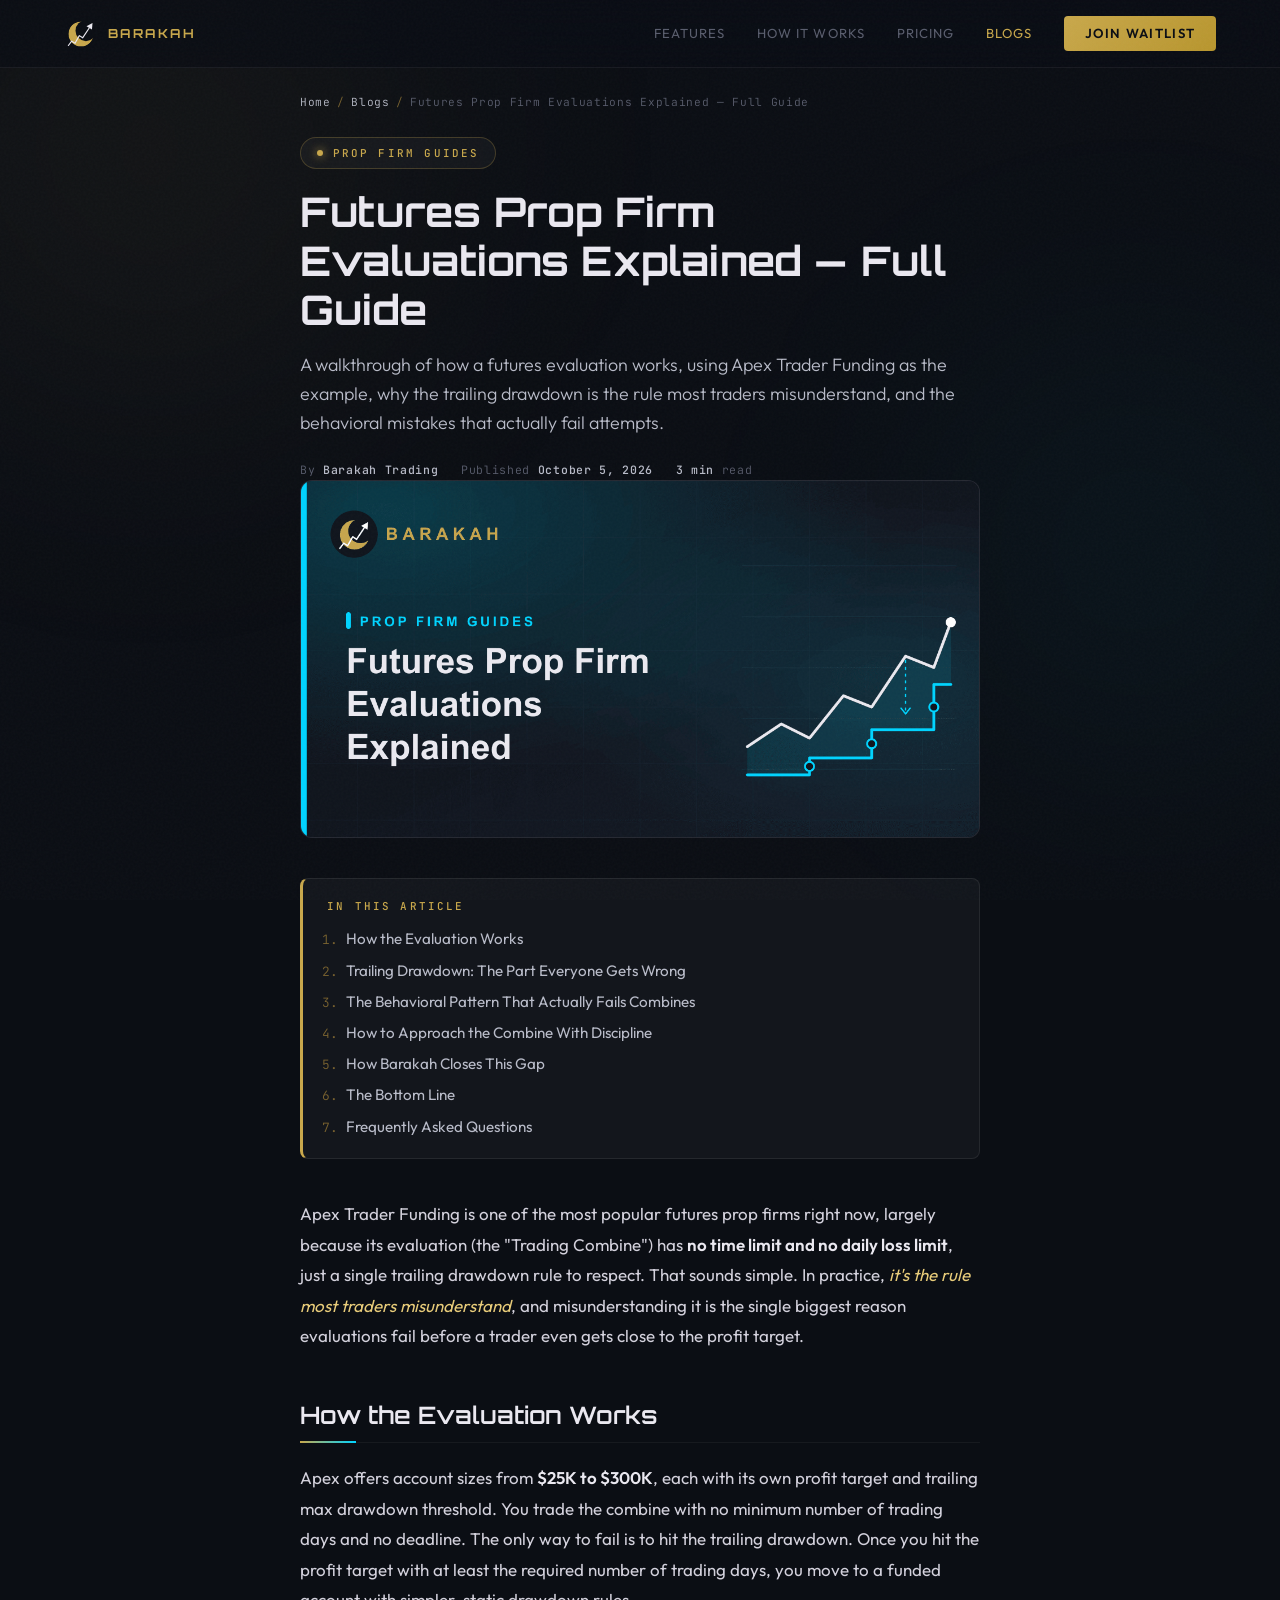
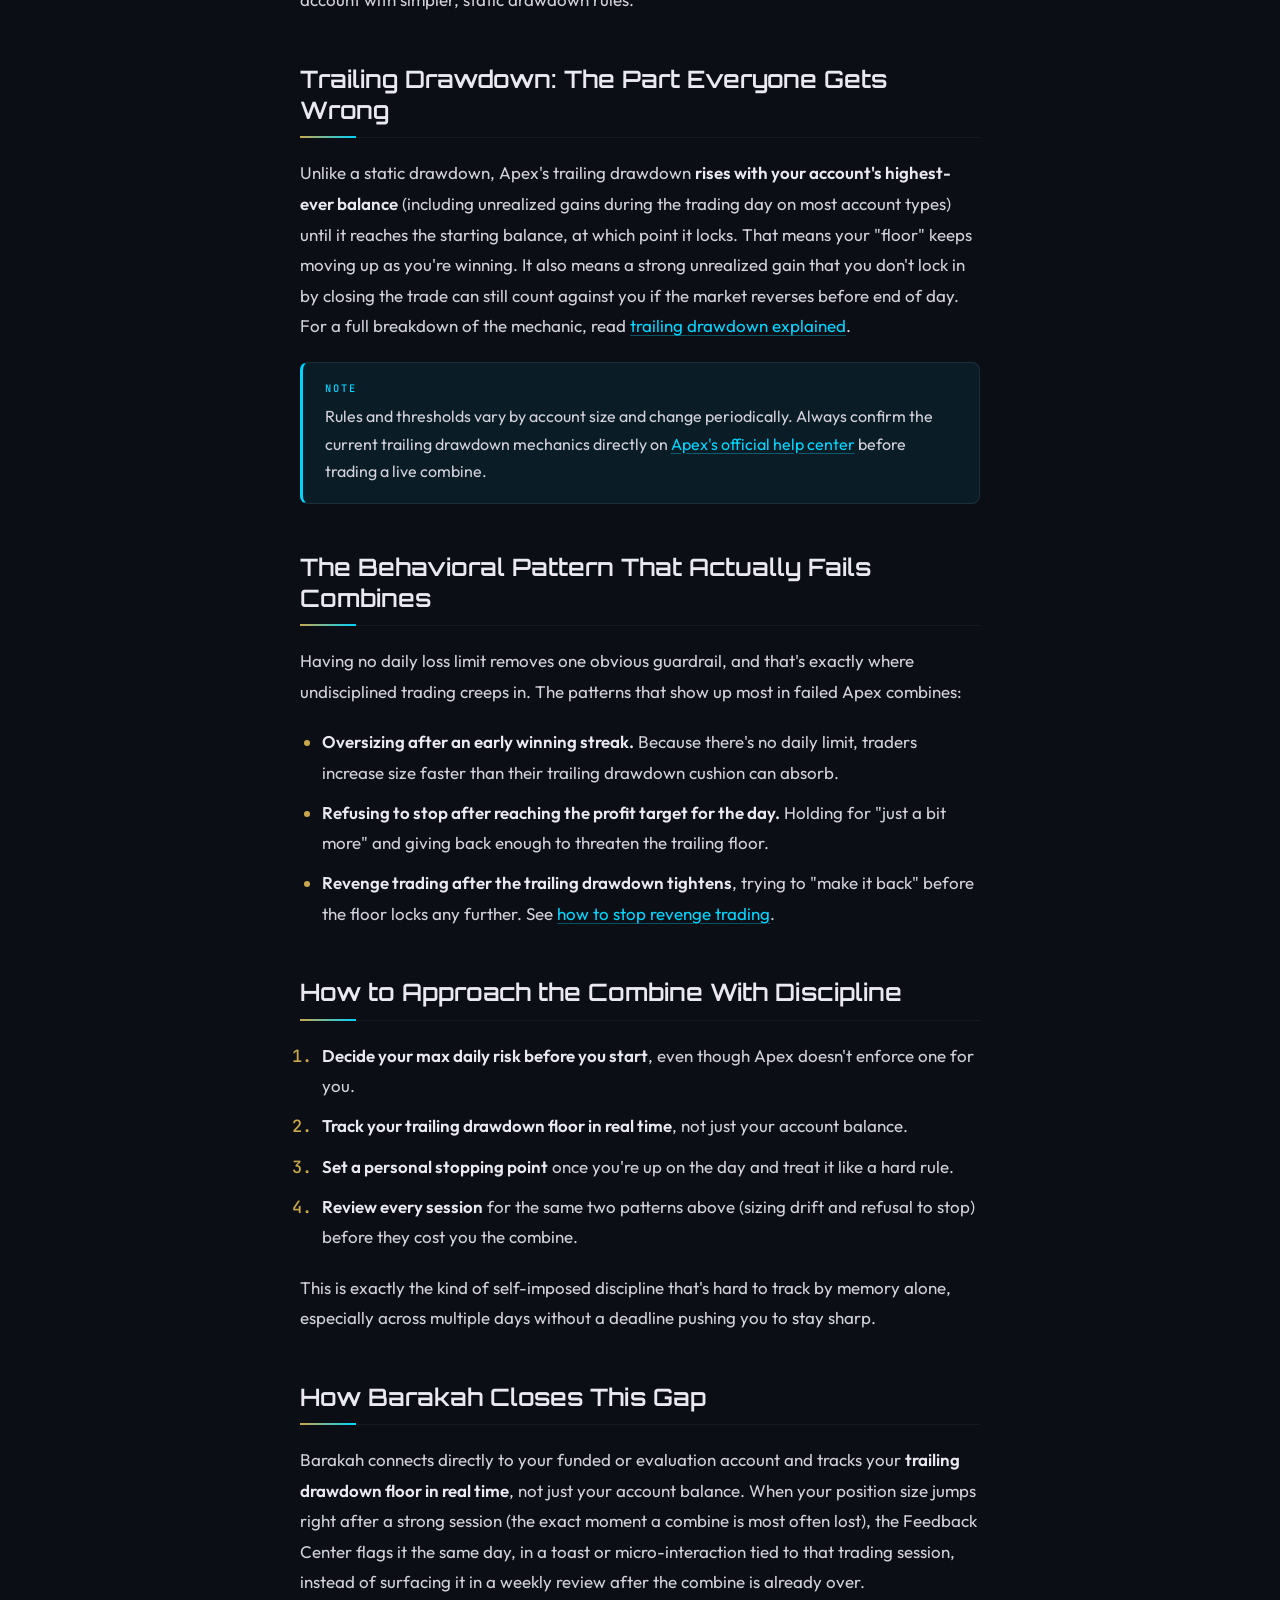
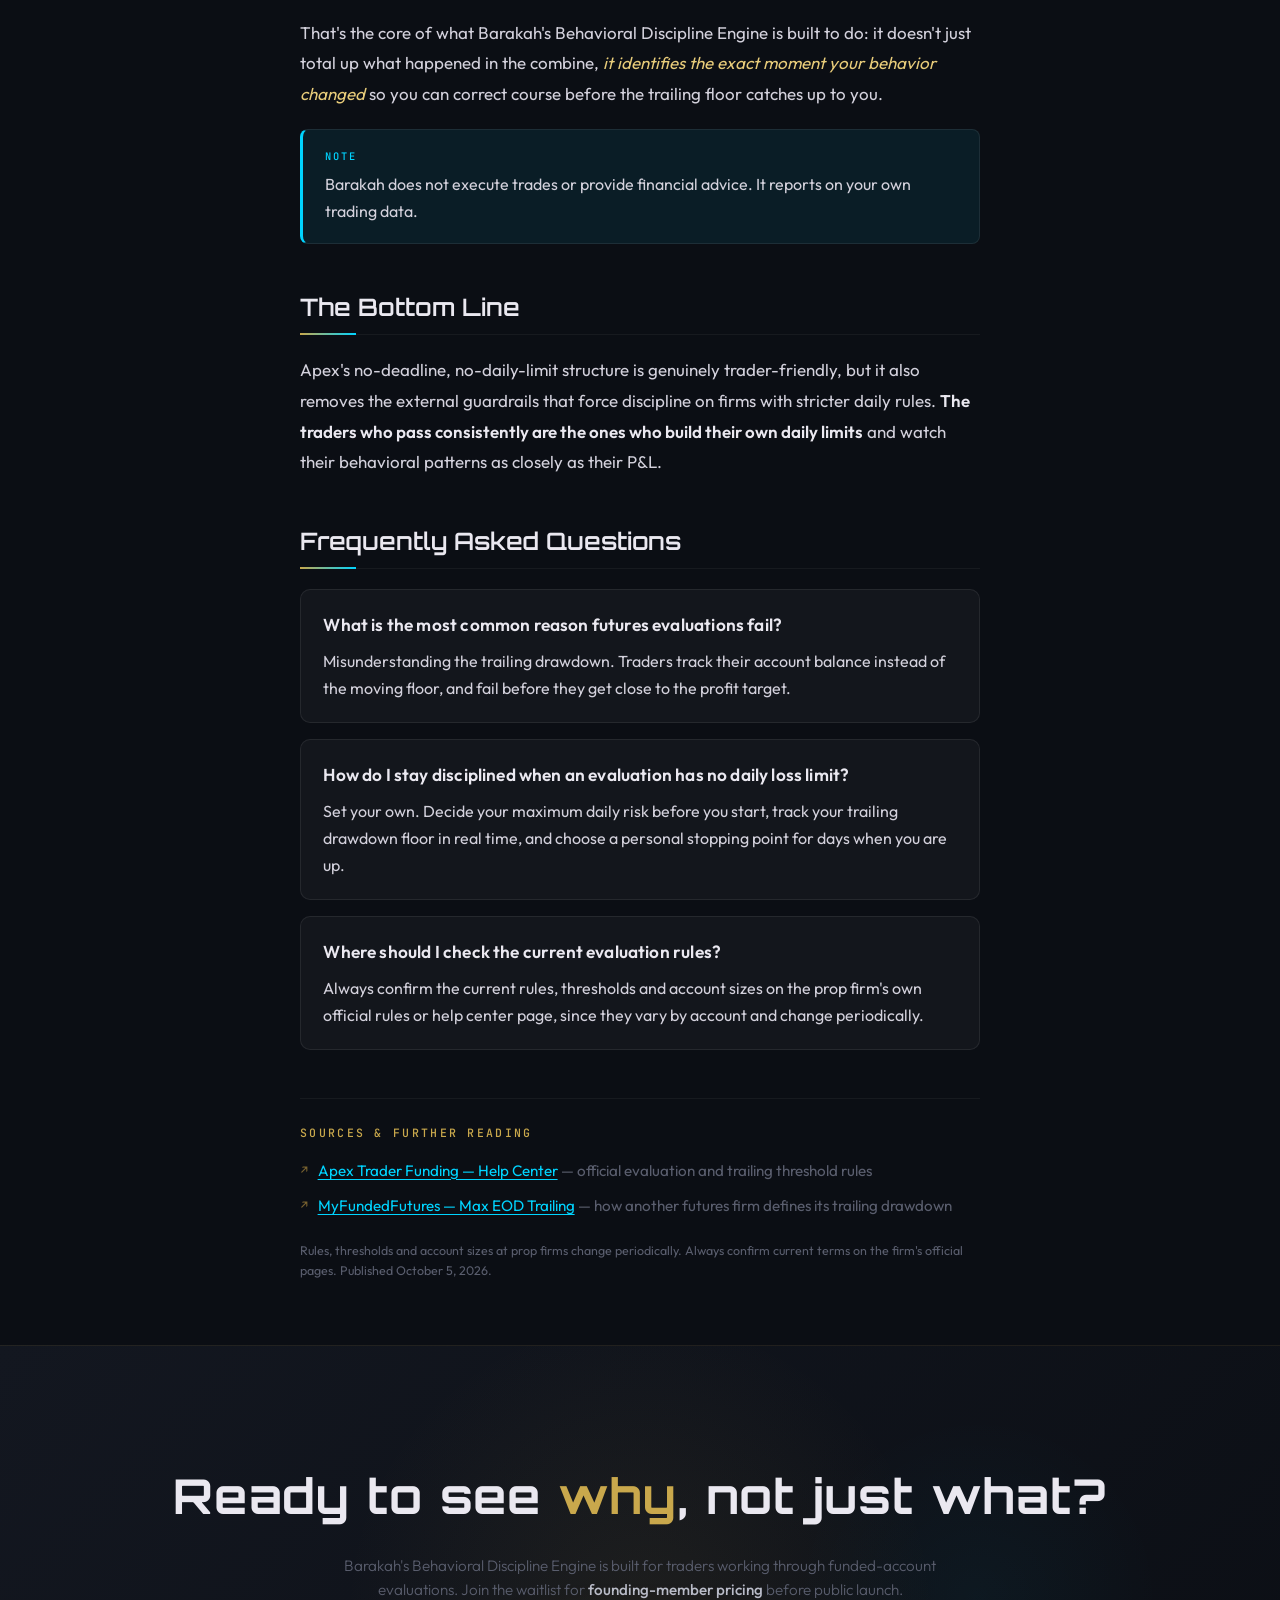
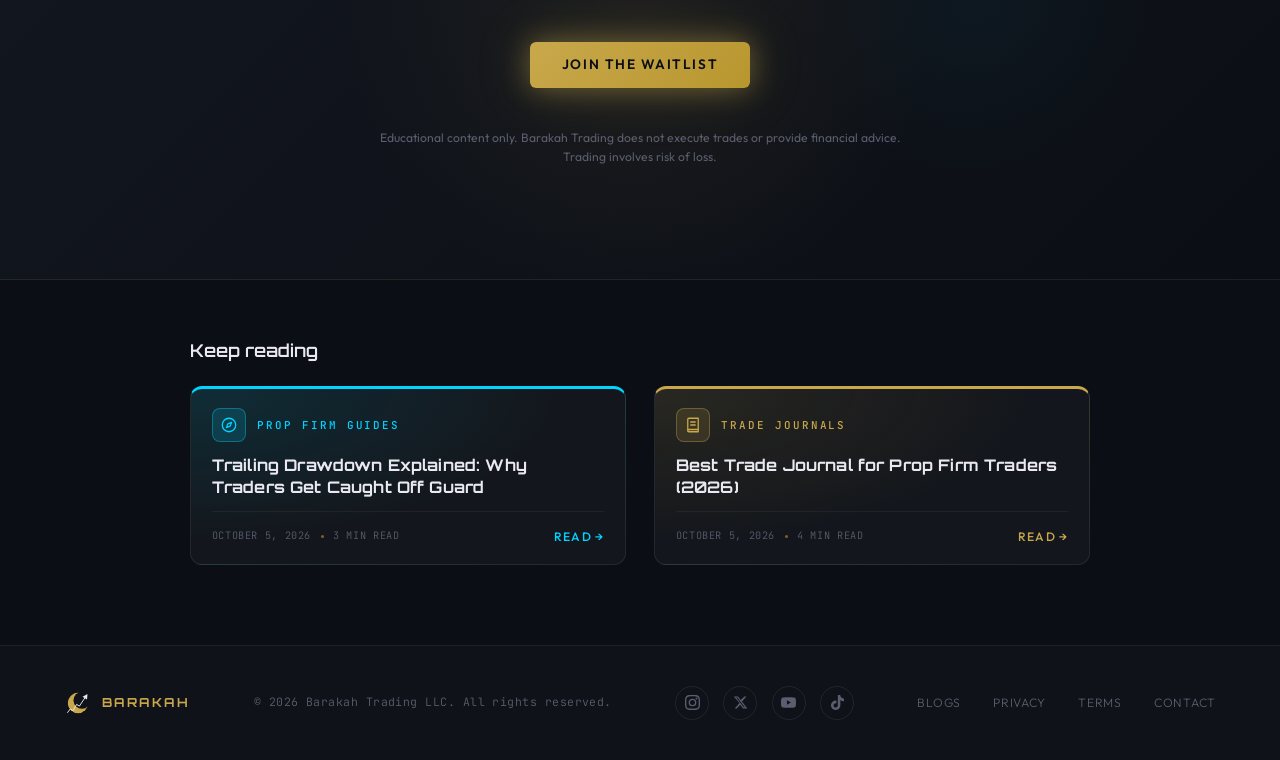
<file: blog/futures-prop-firm-evaluation-guide/index.html>
<!DOCTYPE html>
<html lang="en">
<head>
  <meta charset="UTF-8" />
  <meta name="viewport" content="width=device-width, initial-scale=1.0, viewport-fit=cover"/>
  <title>Futures Prop Firm Evaluation Guide | Barakah</title>
  <meta name="description" content="How futures prop firm evaluations work: account sizes, trailing drawdown, consistency rules, and the behavioral mistakes that fail most attempts."/>
  <meta name="robots" content="index, follow, max-image-preview:large, max-snippet:-1"/>
  <meta name="theme-color" content="#0B0E14"/>
  <link rel="canonical" href="https://www.barakahtrading.co/blog/futures-prop-firm-evaluation-guide/"/>
  <link rel="alternate" type="application/rss+xml" title="Barakah Blogs" href="https://www.barakahtrading.co/blog/feed.xml"/>
  <link rel="icon" type="image/png" id="favicon" href="/favicon-dark.png"/>
  <meta property="og:site_name" content="Barakah Trading"/>
  <meta property="og:locale" content="en_US"/>
  <meta property="og:type" content="article"/>
  <meta property="og:title" content="Futures Prop Firm Evaluation Guide | Barakah"/>
  <meta property="og:description" content="How futures prop firm evaluations work: account sizes, trailing drawdown, consistency rules, and the behavioral mistakes that fail most attempts."/>
  <meta property="og:url" content="https://www.barakahtrading.co/blog/futures-prop-firm-evaluation-guide/"/>
  <meta property="og:image" content="https://www.barakahtrading.co/blog/images/futures-prop-firm-evaluation-guide.png"/>
  <meta property="og:image:width" content="1200"/>
  <meta property="og:image:height" content="630"/>
  <meta property="og:image:alt" content="Barakah Trading header graphic for the article Futures Prop Firm Evaluations Explained, Full Guide"/>
  <meta name="twitter:card" content="summary_large_image"/>
  <meta name="twitter:title" content="Futures Prop Firm Evaluation Guide | Barakah"/>
  <meta name="twitter:description" content="How futures prop firm evaluations work: account sizes, trailing drawdown, consistency rules, and the behavioral mistakes that fail most attempts."/>
  <meta name="twitter:image" content="https://www.barakahtrading.co/blog/images/futures-prop-firm-evaluation-guide.png"/>
  <meta name="twitter:image:alt" content="Barakah Trading header graphic for the article Futures Prop Firm Evaluations Explained, Full Guide"/>
  <meta property="article:published_time" content="2026-10-05"/>
  <meta property="article:modified_time" content="2026-10-05"/>
  <meta property="article:section" content="Prop Firm Guides"/>
  <meta name="keywords" content="futures prop firm evaluation guide"/>
  <script type="application/ld+json">{"@context":"https://schema.org","@type":"BlogPosting","mainEntityOfPage":{"@type":"WebPage","@id":"https://www.barakahtrading.co/blog/futures-prop-firm-evaluation-guide/"},"headline":"Futures Prop Firm Evaluations Explained — Full Guide","description":"How futures prop firm evaluations work: account sizes, trailing drawdown, consistency rules, and the behavioral mistakes that fail most attempts.","image":["https://www.barakahtrading.co/blog/images/futures-prop-firm-evaluation-guide.png"],"datePublished":"2026-10-05","dateModified":"2026-10-05","author":{"@type":"Organization","name":"Barakah Trading","url":"https://www.barakahtrading.co/"},"publisher":{"@type":"Organization","name":"Barakah Trading","url":"https://www.barakahtrading.co/","logo":{"@type":"ImageObject","url":"https://www.barakahtrading.co/blog/images/barakah-logo.png"}},"articleSection":"Prop Firm Guides","keywords":"futures prop firm evaluation guide","wordCount":682,"inLanguage":"en-US"}</script>
  <script type="application/ld+json">{"@context":"https://schema.org","@type":"FAQPage","mainEntity":[{"@type":"Question","name":"What is the most common reason futures evaluations fail?","acceptedAnswer":{"@type":"Answer","text":"Misunderstanding the trailing drawdown. Traders track their account balance instead of the moving floor, and fail before they get close to the profit target."}},{"@type":"Question","name":"How do I stay disciplined when an evaluation has no daily loss limit?","acceptedAnswer":{"@type":"Answer","text":"Set your own. Decide your maximum daily risk before you start, track your trailing drawdown floor in real time, and choose a personal stopping point for days when you are up."}},{"@type":"Question","name":"Where should I check the current evaluation rules?","acceptedAnswer":{"@type":"Answer","text":"Always confirm the current rules, thresholds and account sizes on the prop firm's own official rules or help center page, since they vary by account and change periodically."}}]}</script>
  <script type="application/ld+json">{"@context":"https://schema.org","@type":"BreadcrumbList","itemListElement":[{"@type":"ListItem","position":1,"name":"Home","item":"https://www.barakahtrading.co/"},{"@type":"ListItem","position":2,"name":"Blogs","item":"https://www.barakahtrading.co/blog/"},{"@type":"ListItem","position":3,"name":"Futures Prop Firm Evaluations Explained — Full Guide","item":"https://www.barakahtrading.co/blog/futures-prop-firm-evaluation-guide/"}]}</script>
  <link rel="preconnect" href="https://fonts.googleapis.com"/>
  <link rel="preconnect" href="https://fonts.gstatic.com" crossorigin/>
  <link href="https://fonts.googleapis.com/css2?family=Orbitron:wght@400;600;700;900&family=Outfit:wght@200;300;400;500;600&family=JetBrains+Mono:wght@300;400;500&display=swap" rel="stylesheet"/>
  <link rel="stylesheet" href="/blog/blog.css"/>
  <!-- Google tag (gtag.js) -->
  <script async src="https://www.googletagmanager.com/gtag/js?id=G-D0GBQRS0CN"></script>
  <script>
    window.dataLayer = window.dataLayer || [];
    function gtag(){dataLayer.push(arguments);}
    gtag('js', new Date());
    gtag('config', 'G-D0GBQRS0CN');
  </script>
</head>
<body>
<a class="skip" href="#main" style="position:absolute;left:-9999px">Skip to content</a>
<div class="scroll-progress" id="scrollProgress"></div>
<div class="ambient-layer" aria-hidden="true"><div class="orb orb-1"></div><div class="orb orb-2"></div></div>

<nav id="nav" aria-label="Primary">
  <a href="/" class="logo" aria-label="Barakah home">
    <svg xmlns="http://www.w3.org/2000/svg" viewBox="0 0 62 62" fill="none" width="34" height="34" style="flex-shrink:0" aria-hidden="true">
      <defs><mask id="cm"><circle cx="31" cy="31" r="23" fill="white"/><circle cx="40" cy="25" r="19" fill="black"/></mask></defs>
      <circle cx="31" cy="31" r="23" fill="#C9A84C" mask="url(#cm)"/>
      <polyline points="8,52 14,44 20,48 28,34 34,38 46,20" stroke="#EAE8F0" stroke-width="2.1" stroke-linecap="round" stroke-linejoin="round" fill="none"/>
      <polygon points="52,11 51,23 41,17" fill="#EAE8F0"/>
    </svg>
    <span class="logo-wordmark">Barakah</span>
  </a>
  <div class="nav-links">
    <a href="/#features">Features</a>
    <a href="/#how">How It Works</a>
    <a href="/#pricing">Pricing</a>
    <a href="/blog/" class="active" aria-current="page">Blogs</a>
    <a href="/#waitlist" class="nav-cta">Join Waitlist</a>
  </div>
  <button class="hamburger" id="hamburger" aria-label="Menu" aria-expanded="false" aria-controls="mobileMenu">
    <span></span><span></span><span></span>
  </button>
</nav>

<div class="mobile-menu" id="mobileMenu">
  <a href="/#features">Features</a>
  <a href="/#how">How It Works</a>
  <a href="/#pricing">Pricing</a>
  <a href="/blog/" class="active">Blogs</a>
  <a href="/#waitlist" class="m-cta">Join Waitlist</a>
</div>

<main id="main">
  <article>
    <div class="wrap-narrow">
      <nav class="crumbs" aria-label="Breadcrumb"><ol><li><a href="/">Home</a></li><li><a href="/blog/">Blogs</a></li><li><span aria-current="page">Futures Prop Firm Evaluations Explained — Full Guide</span></li></ol></nav>
      <header class="article-head">
        <span class="eyebrow">Prop Firm Guides</span>
        <h1>Futures Prop Firm Evaluations Explained — Full Guide</h1>
        <p class="lede">A walkthrough of how a futures evaluation works, using Apex Trader Funding as the example, why the trailing drawdown is the rule most traders misunderstand, and the behavioral mistakes that actually fail attempts.</p>
        <div class="byline">
          <span>By <strong>Barakah Trading</strong></span>
          <span>Published <time datetime="2026-10-05"><strong>October 5, 2026</strong></time></span>
          <span><strong>3 min</strong> read</span>
        </div>
      </header>
      <figure class="hero-img">
        <img src="/blog/images/futures-prop-firm-evaluation-guide.png" alt="Barakah Trading header graphic for the article Futures Prop Firm Evaluations Explained, Full Guide" width="1200" height="630" fetchpriority="high" decoding="async"/>
      </figure>
      <nav class="toc" aria-label="In this article">
        <h2>In this article</h2>
        <ol><li><a href="#how-the-evaluation-works">How the Evaluation Works</a></li><li><a href="#trailing-drawdown-the-part-everyone-gets-wrong">Trailing Drawdown: The Part Everyone Gets Wrong</a></li><li><a href="#the-behavioral-pattern-that-actually-fails-combines">The Behavioral Pattern That Actually Fails Combines</a></li><li><a href="#how-to-approach-the-combine-with-discipline">How to Approach the Combine With Discipline</a></li><li><a href="#how-barakah-closes-this-gap">How Barakah Closes This Gap</a></li><li><a href="#the-bottom-line">The Bottom Line</a></li><li><a href="#faq">Frequently Asked Questions</a></li></ol>
      </nav>
      <div class="prose">
<p>Apex Trader Funding is one of the most popular futures prop firms right now, largely because its evaluation (the &quot;Trading Combine&quot;) has <strong>no time limit and no daily loss limit</strong>, just a single trailing drawdown rule to respect. That sounds simple. In practice, <em>it's the rule most traders misunderstand</em>, and misunderstanding it is the single biggest reason evaluations fail before a trader even gets close to the profit target.</p>
<h2 id="how-the-evaluation-works">How the Evaluation Works</h2>
<p>Apex offers account sizes from <strong>$25K to $300K</strong>, each with its own profit target and trailing max drawdown threshold. You trade the combine with no minimum number of trading days and no deadline. The only way to fail is to hit the trailing drawdown. Once you hit the profit target with at least the required number of trading days, you move to a funded account with simpler, static drawdown rules.</p>
<h2 id="trailing-drawdown-the-part-everyone-gets-wrong">Trailing Drawdown: The Part Everyone Gets Wrong</h2>
<p>Unlike a static drawdown, Apex's trailing drawdown <strong>rises with your account's highest-ever balance</strong> (including unrealized gains during the trading day on most account types) until it reaches the starting balance, at which point it locks. That means your &quot;floor&quot; keeps moving up as you're winning. It also means a strong unrealized gain that you don't lock in by closing the trade can still count against you if the market reverses before end of day. For a full breakdown of the mechanic, read <a href="/blog/trailing-drawdown-explained/">trailing drawdown explained</a>.</p>
<aside class="callout callout-note"><span class="label">Note</span>Rules and thresholds vary by account size and change periodically. Always confirm the current trailing drawdown mechanics directly on <a href="https://apextraderfunding.com/help-center/" target="_blank" rel="noopener noreferrer">Apex's official help center</a> before trading a live combine.</aside>
<h2 id="the-behavioral-pattern-that-actually-fails-combines">The Behavioral Pattern That Actually Fails Combines</h2>
<p>Having no daily loss limit removes one obvious guardrail, and that's exactly where undisciplined trading creeps in. The patterns that show up most in failed Apex combines:</p>
<ul><li><strong>Oversizing after an early winning streak.</strong> Because there's no daily limit, traders increase size faster than their trailing drawdown cushion can absorb.</li><li><strong>Refusing to stop after reaching the profit target for the day.</strong> Holding for &quot;just a bit more&quot; and giving back enough to threaten the trailing floor.</li><li><strong>Revenge trading after the trailing drawdown tightens</strong>, trying to &quot;make it back&quot; before the floor locks any further. See <a href="/blog/how-to-stop-revenge-trading/">how to stop revenge trading</a>.</li></ul>
<h2 id="how-to-approach-the-combine-with-discipline">How to Approach the Combine With Discipline</h2>
<ol><li><strong>Decide your max daily risk before you start</strong>, even though Apex doesn't enforce one for you.</li><li><strong>Track your trailing drawdown floor in real time</strong>, not just your account balance.</li><li><strong>Set a personal stopping point</strong> once you're up on the day and treat it like a hard rule.</li><li><strong>Review every session</strong> for the same two patterns above (sizing drift and refusal to stop) before they cost you the combine.</li></ol>
<p>This is exactly the kind of self-imposed discipline that's hard to track by memory alone, especially across multiple days without a deadline pushing you to stay sharp.</p>
<h2 id="how-barakah-closes-this-gap">How Barakah Closes This Gap</h2>
<p>Barakah connects directly to your funded or evaluation account and tracks your <strong>trailing drawdown floor in real time</strong>, not just your account balance. When your position size jumps right after a strong session (the exact moment a combine is most often lost), the Feedback Center flags it the same day, in a toast or micro-interaction tied to that trading session, instead of surfacing it in a weekly review after the combine is already over.</p>
<p>That's the core of what Barakah's Behavioral Discipline Engine is built to do: it doesn't just total up what happened in the combine, <em>it identifies the exact moment your behavior changed</em> so you can correct course before the trailing floor catches up to you.</p>
<aside class="callout callout-note"><span class="label">Note</span>Barakah does not execute trades or provide financial advice. It reports on your own trading data.</aside>
<h2 id="the-bottom-line">The Bottom Line</h2>
<p>Apex's no-deadline, no-daily-limit structure is genuinely trader-friendly, but it also removes the external guardrails that force discipline on firms with stricter daily rules. <strong>The traders who pass consistently are the ones who build their own daily limits</strong> and watch their behavioral patterns as closely as their P&amp;L.</p>
        <h2 id="faq">Frequently Asked Questions</h2>
        <div class="faq">
          <div class="faq-item"><h3>What is the most common reason futures evaluations fail?</h3><p>Misunderstanding the trailing drawdown. Traders track their account balance instead of the moving floor, and fail before they get close to the profit target.</p></div>
          <div class="faq-item"><h3>How do I stay disciplined when an evaluation has no daily loss limit?</h3><p>Set your own. Decide your maximum daily risk before you start, track your trailing drawdown floor in real time, and choose a personal stopping point for days when you are up.</p></div>
          <div class="faq-item"><h3>Where should I check the current evaluation rules?</h3><p>Always confirm the current rules, thresholds and account sizes on the prop firm's own official rules or help center page, since they vary by account and change periodically.</p></div>
        </div>
      </div>
      <aside class="sources" aria-labelledby="sources-h">
        <h2 id="sources-h">Sources &amp; further reading</h2>
        <ul>
          <li><a href="https://apextraderfunding.com/help-center/" target="_blank" rel="noopener noreferrer">Apex Trader Funding — Help Center</a> <span class="note">— official evaluation and trailing threshold rules</span></li>
          <li><a href="https://help.myfundedfutures.com/en/articles/8348565-max-eod-trailing" target="_blank" rel="noopener noreferrer">MyFundedFutures — Max EOD Trailing</a> <span class="note">— how another futures firm defines its trailing drawdown</span></li>
        </ul>
        <p class="disclaimer">Rules, thresholds and account sizes at prop firms change periodically. Always confirm current terms on the firm's official pages. Published October 5, 2026.</p>
      </aside>
    </div>
  </article>
  <section class="cta-section" aria-labelledby="cta-h">
  <div class="cta-glow"></div>
  <div class="cta-glow-cyan"></div>
  <h2 id="cta-h">Ready to see <span>why</span>, not just what?</h2>
  <p>Barakah's Behavioral Discipline Engine is built for traders working through funded-account evaluations. Join the waitlist for <strong>founding-member pricing</strong> before public launch.</p>
  <a class="btn-join-waitlist" href="/#waitlist">Join the Waitlist</a>
  <p class="disclaimer">Educational content only. Barakah Trading does not execute trades or provide financial advice. Trading involves risk of loss.</p>
</section>
  <section class="related" aria-labelledby="related-h">
    <div class="wrap">
      <h2 id="related-h">Keep reading</h2>
      <div class="post-grid">
<article class="post-card" data-category="prop-firm-guides">
  <div class="card-top"><span class="cat-icon"><svg viewBox="0 0 24 24" aria-hidden="true"><circle cx="12" cy="12" r="9"/><path d="M15.5 8.5l-2 5-5 2 2-5z"/></svg></span><span class="cat-label">Prop Firm Guides</span></div>
  <h2><a href="/blog/trailing-drawdown-explained/">Trailing Drawdown Explained: Why Traders Get Caught Off Guard</a></h2>
  <p>How trailing drawdown really works, the misreads that get prop firm traders disqualified, and how to track your floor without guesswork.</p>
  <div class="card-foot">
    <div class="post-meta"><time datetime="2026-10-05">October 5, 2026</time><span class="dot"></span><span>3 min read</span></div>
    <span class="read-more">Read <span aria-hidden="true">→</span></span>
  </div>
</article>
<article class="post-card" data-category="trade-journals">
  <div class="card-top"><span class="cat-icon"><svg viewBox="0 0 24 24" aria-hidden="true"><path d="M5 4.5A1.5 1.5 0 016.5 3H19v15H6.5A1.5 1.5 0 005 19.5v-15z"/><path d="M5 19.5A1.5 1.5 0 006.5 21H19v-3"/><path d="M9 8h6M9 12h6"/></svg></span><span class="cat-label">Trade Journals</span></div>
  <h2><a href="/blog/best-trade-journal-for-prop-firm-traders/">Best Trade Journal for Prop Firm Traders (2026)</a></h2>
  <p>Compare spreadsheets, TraderSync, Edgewonk and Barakah. See why behavior tracking, not just P&amp;L, keeps prop traders inside their drawdown limits.</p>
  <div class="card-foot">
    <div class="post-meta"><time datetime="2026-10-05">October 5, 2026</time><span class="dot"></span><span>4 min read</span></div>
    <span class="read-more">Read <span aria-hidden="true">→</span></span>
  </div>
</article>
      </div>
    </div>
  </section>
</main>

<footer>
  <a href="/" class="logo" aria-label="Barakah home">
    <svg xmlns="http://www.w3.org/2000/svg" viewBox="0 0 62 62" fill="none" width="28" height="28" style="flex-shrink:0" aria-hidden="true">
      <defs><mask id="cmf"><circle cx="31" cy="31" r="23" fill="white"/><circle cx="40" cy="25" r="19" fill="black"/></mask></defs>
      <circle cx="31" cy="31" r="23" fill="#C9A84C" mask="url(#cmf)"/>
      <polyline points="8,52 14,44 20,48 28,34 34,38 46,20" stroke="#EAE8F0" stroke-width="2.1" stroke-linecap="round" stroke-linejoin="round" fill="none"/>
      <polygon points="52,11 51,23 41,17" fill="#EAE8F0"/>
    </svg>
    <span class="logo-wordmark">Barakah</span>
  </a>
  <p>© 2026 Barakah Trading LLC. All rights reserved.</p>
  <div class="footer-socials"><a href="https://www.instagram.com/barakahtradingofficial/" target="_blank" rel="noopener noreferrer" aria-label="Instagram" title="Instagram"><svg viewBox="0 0 24 24" fill="currentColor" aria-hidden="true"><path d="M12 2.163c3.204 0 3.584.012 4.85.07 3.252.148 4.771 1.691 4.919 4.919.058 1.265.069 1.645.069 4.849 0 3.205-.012 3.584-.069 4.849-.149 3.225-1.664 4.771-4.919 4.919-1.266.058-1.644.07-4.85.07-3.204 0-3.584-.012-4.849-.07-3.26-.149-4.771-1.699-4.919-4.92-.058-1.265-.07-1.644-.07-4.849 0-3.204.013-3.583.07-4.849.149-3.227 1.664-4.771 4.919-4.919 1.266-.057 1.645-.069 4.849-.069zM12 0C8.741 0 8.333.014 7.053.072 2.695.272.273 2.69.073 7.052.014 8.333 0 8.741 0 12c0 3.259.014 3.668.072 4.948.2 4.358 2.618 6.78 6.98 6.98C8.333 23.986 8.741 24 12 24c3.259 0 3.668-.014 4.948-.072 4.354-.2 6.782-2.618 6.979-6.98.059-1.28.073-1.689.073-4.948 0-3.259-.014-3.667-.072-4.947-.196-4.354-2.617-6.78-6.979-6.98C15.668.014 15.259 0 12 0zm0 5.838a6.162 6.162 0 100 12.324 6.162 6.162 0 000-12.324zM12 16a4 4 0 110-8 4 4 0 010 8zm6.406-11.845a1.44 1.44 0 100 2.881 1.44 1.44 0 000-2.881z"/></svg></a><a href="https://x.com/barakah_trading" target="_blank" rel="noopener noreferrer" aria-label="X" title="X"><svg viewBox="0 0 24 24" fill="currentColor" aria-hidden="true"><path d="M18.244 2.25h3.308l-7.227 8.26 8.502 11.24H16.17l-4.714-6.231-5.401 6.231H2.744l7.73-8.835L1.254 2.25H8.08l4.262 5.633 5.902-5.633Zm-1.161 17.52h1.833L7.084 4.126H5.117Z"/></svg></a><a href="https://www.youtube.com/@barakahtradingofficial" target="_blank" rel="noopener noreferrer" aria-label="YouTube" title="YouTube"><svg viewBox="0 0 24 24" fill="currentColor" aria-hidden="true"><path d="M23.498 6.186a3.016 3.016 0 00-2.122-2.136C19.505 3.545 12 3.545 12 3.545s-7.505 0-9.377.505A3.017 3.017 0 00.502 6.186C0 8.07 0 12 0 12s0 3.93.502 5.814a3.016 3.016 0 002.122 2.136c1.871.505 9.376.505 9.376.505s7.505 0 9.377-.505a3.015 3.015 0 002.122-2.136C24 15.93 24 12 24 12s0-3.93-.502-5.814zM9.545 15.568V8.432L15.818 12l-6.273 3.568z"/></svg></a><a href="https://www.tiktok.com/@barakahtradingofficial" target="_blank" rel="noopener noreferrer" aria-label="TikTok" title="TikTok"><svg viewBox="0 0 24 24" fill="currentColor" aria-hidden="true"><path d="M12.525.02c1.31-.02 2.61-.01 3.91-.02.08 1.53.63 3.09 1.75 4.17 1.12 1.11 2.7 1.62 4.24 1.79v4.03c-1.44-.05-2.89-.35-4.2-.97-.57-.26-1.1-.59-1.62-.93-.01 2.92.01 5.84-.02 8.75-.08 1.4-.54 2.79-1.35 3.94-1.31 1.92-3.58 3.17-5.91 3.21-1.43.08-2.86-.31-4.08-1.03-2.02-1.19-3.44-3.37-3.65-5.71-.02-.5-.03-1-.01-1.49.18-1.9 1.12-3.72 2.58-4.96 1.66-1.44 3.98-2.13 6.15-1.72.02 1.48-.04 2.96-.04 4.44-.99-.32-2.15-.23-3.02.37-.63.41-1.11 1.04-1.36 1.75-.21.51-.15 1.07-.14 1.61.24 1.64 1.82 3.02 3.5 2.87 1.12-.01 2.19-.66 2.77-1.61.19-.33.4-.67.41-1.06.1-1.79.06-3.57.07-5.36.01-4.03-.01-8.05.02-12.07z"/></svg></a></div>
  <div class="footer-links">
    <a href="/blog/">Blogs</a>
    <a href="#">Privacy</a>
    <a href="#">Terms</a>
    <a href="/contact.html">Contact</a>
  </div>
</footer>
<script src="/blog/blog.js" defer></script>
</body>
</html>
</file>
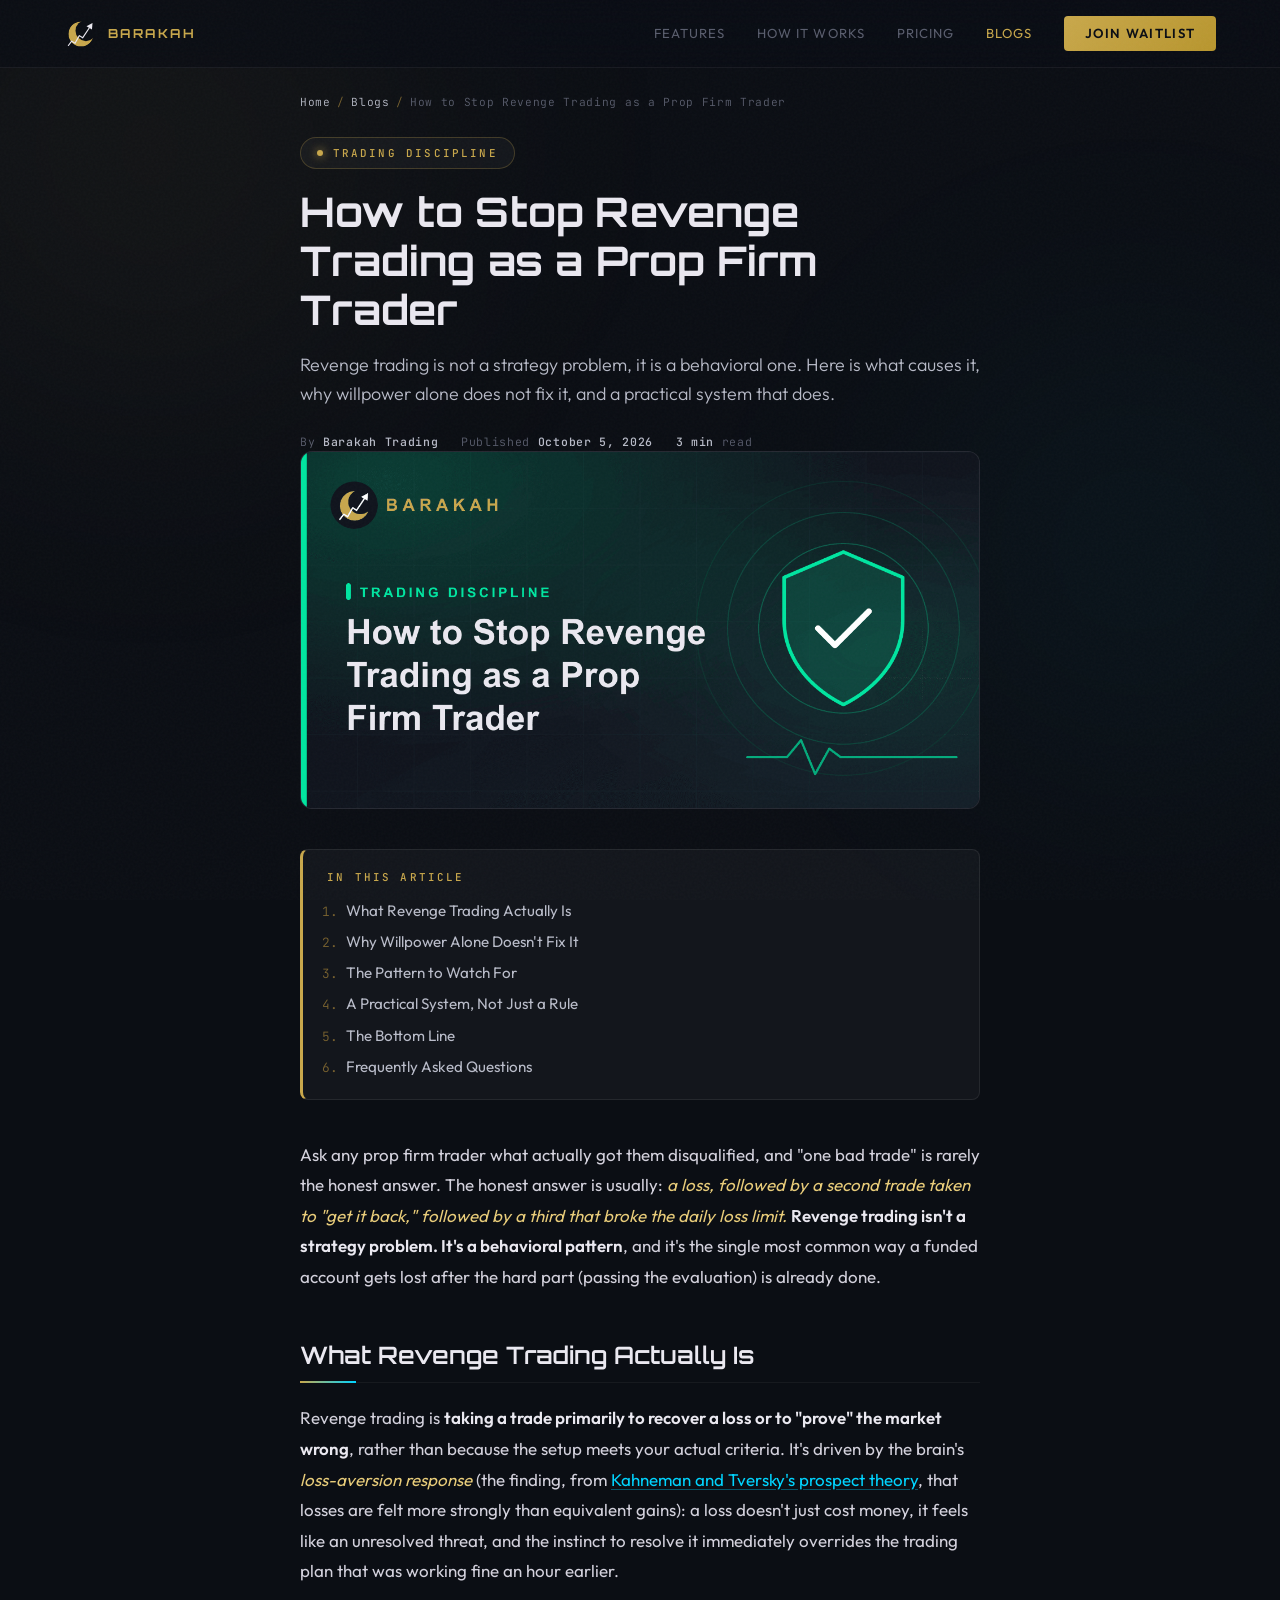
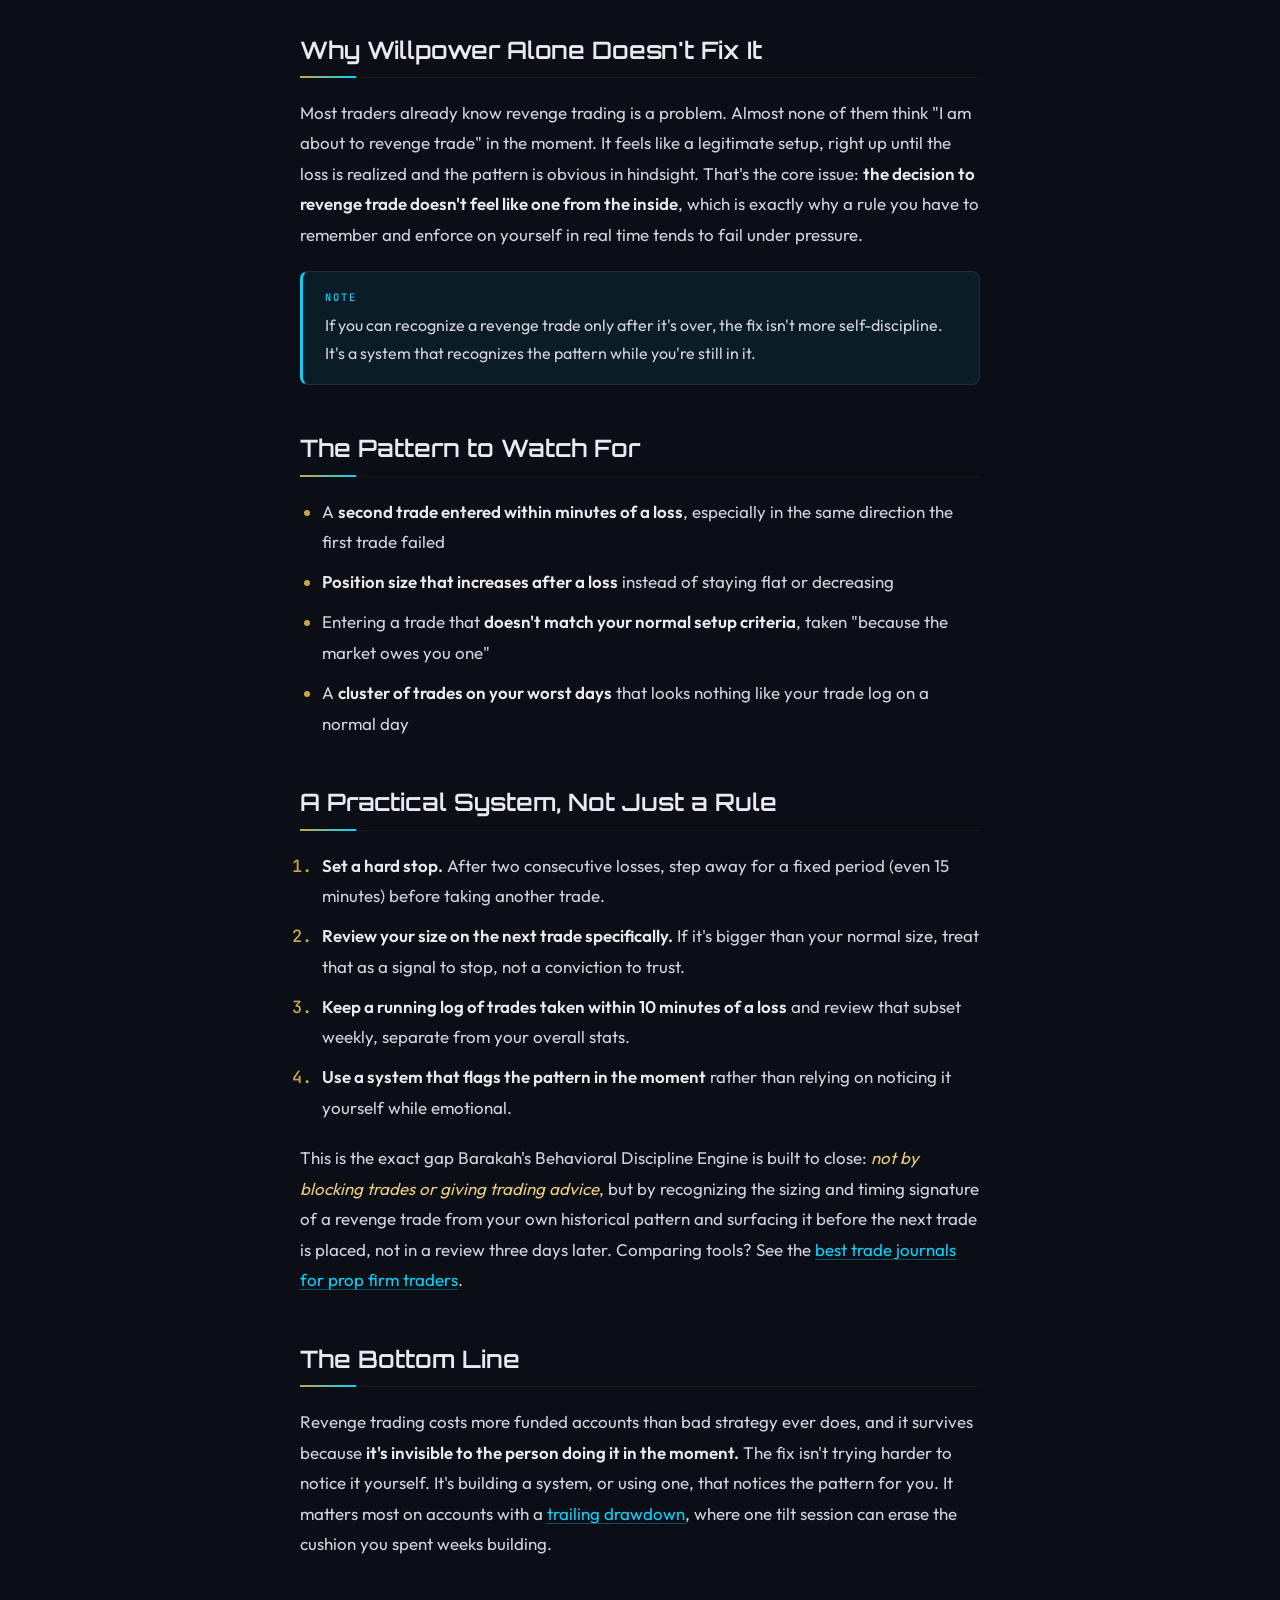
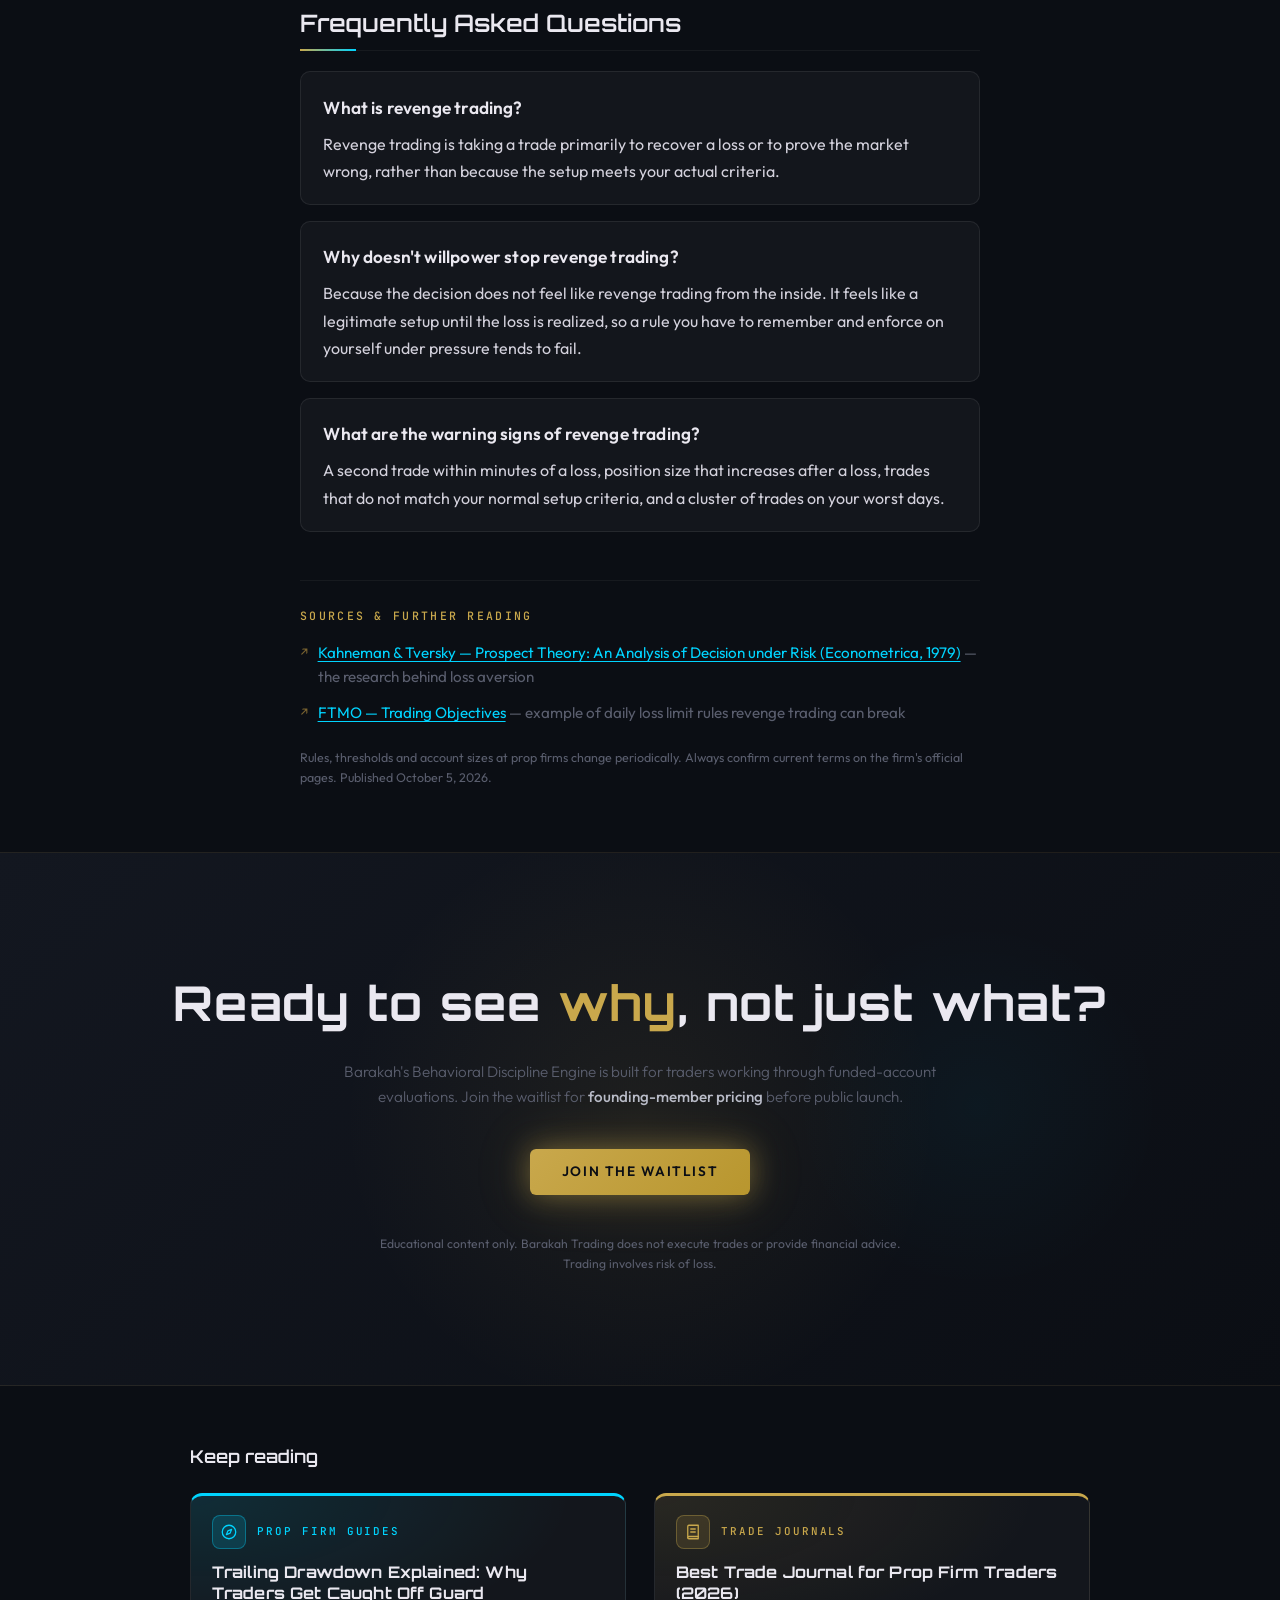
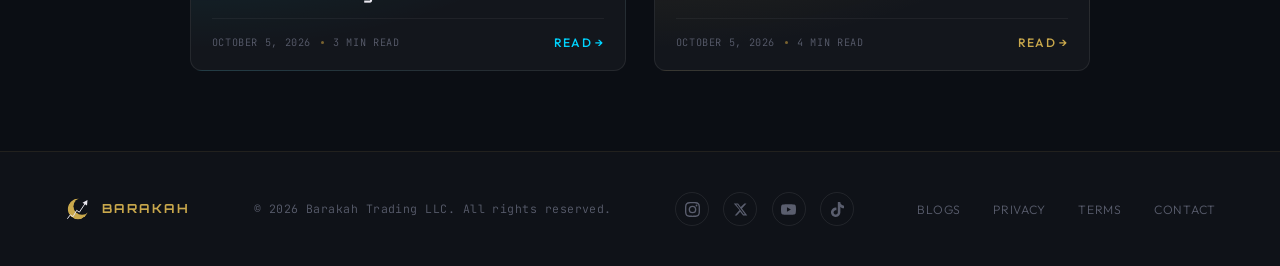
<file: blog/how-to-stop-revenge-trading/index.html>
<!DOCTYPE html>
<html lang="en">
<head>
  <meta charset="UTF-8" />
  <meta name="viewport" content="width=device-width, initial-scale=1.0, viewport-fit=cover"/>
  <title>How to Stop Revenge Trading as a Prop Firm Trader | Barakah</title>
  <meta name="description" content="Revenge trading is the fastest way to fail a prop firm challenge. Learn what causes it, why willpower fails, and the system that works."/>
  <meta name="robots" content="index, follow, max-image-preview:large, max-snippet:-1"/>
  <meta name="theme-color" content="#0B0E14"/>
  <link rel="canonical" href="https://www.barakahtrading.co/blog/how-to-stop-revenge-trading/"/>
  <link rel="alternate" type="application/rss+xml" title="Barakah Blogs" href="https://www.barakahtrading.co/blog/feed.xml"/>
  <link rel="icon" type="image/png" id="favicon" href="/favicon-dark.png"/>
  <meta property="og:site_name" content="Barakah Trading"/>
  <meta property="og:locale" content="en_US"/>
  <meta property="og:type" content="article"/>
  <meta property="og:title" content="How to Stop Revenge Trading as a Prop Firm Trader | Barakah"/>
  <meta property="og:description" content="Revenge trading is the fastest way to fail a prop firm challenge. Learn what causes it, why willpower fails, and the system that works."/>
  <meta property="og:url" content="https://www.barakahtrading.co/blog/how-to-stop-revenge-trading/"/>
  <meta property="og:image" content="https://www.barakahtrading.co/blog/images/how-to-stop-revenge-trading.png"/>
  <meta property="og:image:width" content="1200"/>
  <meta property="og:image:height" content="630"/>
  <meta property="og:image:alt" content="Barakah Trading header graphic for the article How to Stop Revenge Trading as a Prop Firm Trader"/>
  <meta name="twitter:card" content="summary_large_image"/>
  <meta name="twitter:title" content="How to Stop Revenge Trading as a Prop Firm Trader | Barakah"/>
  <meta name="twitter:description" content="Revenge trading is the fastest way to fail a prop firm challenge. Learn what causes it, why willpower fails, and the system that works."/>
  <meta name="twitter:image" content="https://www.barakahtrading.co/blog/images/how-to-stop-revenge-trading.png"/>
  <meta name="twitter:image:alt" content="Barakah Trading header graphic for the article How to Stop Revenge Trading as a Prop Firm Trader"/>
  <meta property="article:published_time" content="2026-10-05"/>
  <meta property="article:modified_time" content="2026-10-05"/>
  <meta property="article:section" content="Trading Discipline"/>
  <meta name="keywords" content="how to stop revenge trading"/>
  <script type="application/ld+json">{"@context":"https://schema.org","@type":"BlogPosting","mainEntityOfPage":{"@type":"WebPage","@id":"https://www.barakahtrading.co/blog/how-to-stop-revenge-trading/"},"headline":"How to Stop Revenge Trading as a Prop Firm Trader","description":"Revenge trading is the fastest way to fail a prop firm challenge. Learn what causes it, why willpower fails, and the system that works.","image":["https://www.barakahtrading.co/blog/images/how-to-stop-revenge-trading.png"],"datePublished":"2026-10-05","dateModified":"2026-10-05","author":{"@type":"Organization","name":"Barakah Trading","url":"https://www.barakahtrading.co/"},"publisher":{"@type":"Organization","name":"Barakah Trading","url":"https://www.barakahtrading.co/","logo":{"@type":"ImageObject","url":"https://www.barakahtrading.co/blog/images/barakah-logo.png"}},"articleSection":"Trading Discipline","keywords":"how to stop revenge trading","wordCount":605,"inLanguage":"en-US"}</script>
  <script type="application/ld+json">{"@context":"https://schema.org","@type":"FAQPage","mainEntity":[{"@type":"Question","name":"What is revenge trading?","acceptedAnswer":{"@type":"Answer","text":"Revenge trading is taking a trade primarily to recover a loss or to prove the market wrong, rather than because the setup meets your actual criteria."}},{"@type":"Question","name":"Why doesn't willpower stop revenge trading?","acceptedAnswer":{"@type":"Answer","text":"Because the decision does not feel like revenge trading from the inside. It feels like a legitimate setup until the loss is realized, so a rule you have to remember and enforce on yourself under pressure tends to fail."}},{"@type":"Question","name":"What are the warning signs of revenge trading?","acceptedAnswer":{"@type":"Answer","text":"A second trade within minutes of a loss, position size that increases after a loss, trades that do not match your normal setup criteria, and a cluster of trades on your worst days."}}]}</script>
  <script type="application/ld+json">{"@context":"https://schema.org","@type":"BreadcrumbList","itemListElement":[{"@type":"ListItem","position":1,"name":"Home","item":"https://www.barakahtrading.co/"},{"@type":"ListItem","position":2,"name":"Blogs","item":"https://www.barakahtrading.co/blog/"},{"@type":"ListItem","position":3,"name":"How to Stop Revenge Trading as a Prop Firm Trader","item":"https://www.barakahtrading.co/blog/how-to-stop-revenge-trading/"}]}</script>
  <link rel="preconnect" href="https://fonts.googleapis.com"/>
  <link rel="preconnect" href="https://fonts.gstatic.com" crossorigin/>
  <link href="https://fonts.googleapis.com/css2?family=Orbitron:wght@400;600;700;900&family=Outfit:wght@200;300;400;500;600&family=JetBrains+Mono:wght@300;400;500&display=swap" rel="stylesheet"/>
  <link rel="stylesheet" href="/blog/blog.css"/>
  <!-- Google tag (gtag.js) -->
  <script async src="https://www.googletagmanager.com/gtag/js?id=G-D0GBQRS0CN"></script>
  <script>
    window.dataLayer = window.dataLayer || [];
    function gtag(){dataLayer.push(arguments);}
    gtag('js', new Date());
    gtag('config', 'G-D0GBQRS0CN');
  </script>
</head>
<body>
<a class="skip" href="#main" style="position:absolute;left:-9999px">Skip to content</a>
<div class="scroll-progress" id="scrollProgress"></div>
<div class="ambient-layer" aria-hidden="true"><div class="orb orb-1"></div><div class="orb orb-2"></div></div>

<nav id="nav" aria-label="Primary">
  <a href="/" class="logo" aria-label="Barakah home">
    <svg xmlns="http://www.w3.org/2000/svg" viewBox="0 0 62 62" fill="none" width="34" height="34" style="flex-shrink:0" aria-hidden="true">
      <defs><mask id="cm"><circle cx="31" cy="31" r="23" fill="white"/><circle cx="40" cy="25" r="19" fill="black"/></mask></defs>
      <circle cx="31" cy="31" r="23" fill="#C9A84C" mask="url(#cm)"/>
      <polyline points="8,52 14,44 20,48 28,34 34,38 46,20" stroke="#EAE8F0" stroke-width="2.1" stroke-linecap="round" stroke-linejoin="round" fill="none"/>
      <polygon points="52,11 51,23 41,17" fill="#EAE8F0"/>
    </svg>
    <span class="logo-wordmark">Barakah</span>
  </a>
  <div class="nav-links">
    <a href="/#features">Features</a>
    <a href="/#how">How It Works</a>
    <a href="/#pricing">Pricing</a>
    <a href="/blog/" class="active" aria-current="page">Blogs</a>
    <a href="/#waitlist" class="nav-cta">Join Waitlist</a>
  </div>
  <button class="hamburger" id="hamburger" aria-label="Menu" aria-expanded="false" aria-controls="mobileMenu">
    <span></span><span></span><span></span>
  </button>
</nav>

<div class="mobile-menu" id="mobileMenu">
  <a href="/#features">Features</a>
  <a href="/#how">How It Works</a>
  <a href="/#pricing">Pricing</a>
  <a href="/blog/" class="active">Blogs</a>
  <a href="/#waitlist" class="m-cta">Join Waitlist</a>
</div>

<main id="main">
  <article>
    <div class="wrap-narrow">
      <nav class="crumbs" aria-label="Breadcrumb"><ol><li><a href="/">Home</a></li><li><a href="/blog/">Blogs</a></li><li><span aria-current="page">How to Stop Revenge Trading as a Prop Firm Trader</span></li></ol></nav>
      <header class="article-head">
        <span class="eyebrow">Trading Discipline</span>
        <h1>How to Stop Revenge Trading as a Prop Firm Trader</h1>
        <p class="lede">Revenge trading is not a strategy problem, it is a behavioral one. Here is what causes it, why willpower alone does not fix it, and a practical system that does.</p>
        <div class="byline">
          <span>By <strong>Barakah Trading</strong></span>
          <span>Published <time datetime="2026-10-05"><strong>October 5, 2026</strong></time></span>
          <span><strong>3 min</strong> read</span>
        </div>
      </header>
      <figure class="hero-img">
        <img src="/blog/images/how-to-stop-revenge-trading.png" alt="Barakah Trading header graphic for the article How to Stop Revenge Trading as a Prop Firm Trader" width="1200" height="630" fetchpriority="high" decoding="async"/>
      </figure>
      <nav class="toc" aria-label="In this article">
        <h2>In this article</h2>
        <ol><li><a href="#what-revenge-trading-actually-is">What Revenge Trading Actually Is</a></li><li><a href="#why-willpower-alone-doesn-t-fix-it">Why Willpower Alone Doesn't Fix It</a></li><li><a href="#the-pattern-to-watch-for">The Pattern to Watch For</a></li><li><a href="#a-practical-system-not-just-a-rule">A Practical System, Not Just a Rule</a></li><li><a href="#the-bottom-line">The Bottom Line</a></li><li><a href="#faq">Frequently Asked Questions</a></li></ol>
      </nav>
      <div class="prose">
<p>Ask any prop firm trader what actually got them disqualified, and &quot;one bad trade&quot; is rarely the honest answer. The honest answer is usually: <em>a loss, followed by a second trade taken to &quot;get it back,&quot; followed by a third that broke the daily loss limit.</em> <strong>Revenge trading isn't a strategy problem. It's a behavioral pattern</strong>, and it's the single most common way a funded account gets lost after the hard part (passing the evaluation) is already done.</p>
<h2 id="what-revenge-trading-actually-is">What Revenge Trading Actually Is</h2>
<p>Revenge trading is <strong>taking a trade primarily to recover a loss or to &quot;prove&quot; the market wrong</strong>, rather than because the setup meets your actual criteria. It's driven by the brain's <em>loss-aversion response</em> (the finding, from <a href="https://www.jstor.org/stable/1914185" target="_blank" rel="noopener noreferrer">Kahneman and Tversky's prospect theory</a>, that losses are felt more strongly than equivalent gains): a loss doesn't just cost money, it feels like an unresolved threat, and the instinct to resolve it immediately overrides the trading plan that was working fine an hour earlier.</p>
<h2 id="why-willpower-alone-doesn-t-fix-it">Why Willpower Alone Doesn't Fix It</h2>
<p>Most traders already know revenge trading is a problem. Almost none of them think &quot;I am about to revenge trade&quot; in the moment. It feels like a legitimate setup, right up until the loss is realized and the pattern is obvious in hindsight. That's the core issue: <strong>the decision to revenge trade doesn't feel like one from the inside</strong>, which is exactly why a rule you have to remember and enforce on yourself in real time tends to fail under pressure.</p>
<aside class="callout callout-note"><span class="label">Note</span>If you can recognize a revenge trade only after it's over, the fix isn't more self-discipline. It's a system that recognizes the pattern while you're still in it.</aside>
<h2 id="the-pattern-to-watch-for">The Pattern to Watch For</h2>
<ul><li>A <strong>second trade entered within minutes of a loss</strong>, especially in the same direction the first trade failed</li><li><strong>Position size that increases after a loss</strong> instead of staying flat or decreasing</li><li>Entering a trade that <strong>doesn't match your normal setup criteria</strong>, taken &quot;because the market owes you one&quot;</li><li>A <strong>cluster of trades on your worst days</strong> that looks nothing like your trade log on a normal day</li></ul>
<h2 id="a-practical-system-not-just-a-rule">A Practical System, Not Just a Rule</h2>
<ol><li><strong>Set a hard stop.</strong> After two consecutive losses, step away for a fixed period (even 15 minutes) before taking another trade.</li><li><strong>Review your size on the next trade specifically.</strong> If it's bigger than your normal size, treat that as a signal to stop, not a conviction to trust.</li><li><strong>Keep a running log of trades taken within 10 minutes of a loss</strong> and review that subset weekly, separate from your overall stats.</li><li><strong>Use a system that flags the pattern in the moment</strong> rather than relying on noticing it yourself while emotional.</li></ol>
<p>This is the exact gap Barakah's Behavioral Discipline Engine is built to close: <em>not by blocking trades or giving trading advice</em>, but by recognizing the sizing and timing signature of a revenge trade from your own historical pattern and surfacing it before the next trade is placed, not in a review three days later. Comparing tools? See the <a href="/blog/best-trade-journal-for-prop-firm-traders/">best trade journals for prop firm traders</a>.</p>
<h2 id="the-bottom-line">The Bottom Line</h2>
<p>Revenge trading costs more funded accounts than bad strategy ever does, and it survives because <strong>it's invisible to the person doing it in the moment.</strong> The fix isn't trying harder to notice it yourself. It's building a system, or using one, that notices the pattern for you. It matters most on accounts with a <a href="/blog/trailing-drawdown-explained/">trailing drawdown</a>, where one tilt session can erase the cushion you spent weeks building.</p>
        <h2 id="faq">Frequently Asked Questions</h2>
        <div class="faq">
          <div class="faq-item"><h3>What is revenge trading?</h3><p>Revenge trading is taking a trade primarily to recover a loss or to prove the market wrong, rather than because the setup meets your actual criteria.</p></div>
          <div class="faq-item"><h3>Why doesn't willpower stop revenge trading?</h3><p>Because the decision does not feel like revenge trading from the inside. It feels like a legitimate setup until the loss is realized, so a rule you have to remember and enforce on yourself under pressure tends to fail.</p></div>
          <div class="faq-item"><h3>What are the warning signs of revenge trading?</h3><p>A second trade within minutes of a loss, position size that increases after a loss, trades that do not match your normal setup criteria, and a cluster of trades on your worst days.</p></div>
        </div>
      </div>
      <aside class="sources" aria-labelledby="sources-h">
        <h2 id="sources-h">Sources &amp; further reading</h2>
        <ul>
          <li><a href="https://www.jstor.org/stable/1914185" target="_blank" rel="noopener noreferrer">Kahneman &amp; Tversky — Prospect Theory: An Analysis of Decision under Risk (Econometrica, 1979)</a> <span class="note">— the research behind loss aversion</span></li>
          <li><a href="https://ftmo.com/en/trading-objectives/" target="_blank" rel="noopener noreferrer">FTMO — Trading Objectives</a> <span class="note">— example of daily loss limit rules revenge trading can break</span></li>
        </ul>
        <p class="disclaimer">Rules, thresholds and account sizes at prop firms change periodically. Always confirm current terms on the firm's official pages. Published October 5, 2026.</p>
      </aside>
    </div>
  </article>
  <section class="cta-section" aria-labelledby="cta-h">
  <div class="cta-glow"></div>
  <div class="cta-glow-cyan"></div>
  <h2 id="cta-h">Ready to see <span>why</span>, not just what?</h2>
  <p>Barakah's Behavioral Discipline Engine is built for traders working through funded-account evaluations. Join the waitlist for <strong>founding-member pricing</strong> before public launch.</p>
  <a class="btn-join-waitlist" href="/#waitlist">Join the Waitlist</a>
  <p class="disclaimer">Educational content only. Barakah Trading does not execute trades or provide financial advice. Trading involves risk of loss.</p>
</section>
  <section class="related" aria-labelledby="related-h">
    <div class="wrap">
      <h2 id="related-h">Keep reading</h2>
      <div class="post-grid">
<article class="post-card" data-category="prop-firm-guides">
  <div class="card-top"><span class="cat-icon"><svg viewBox="0 0 24 24" aria-hidden="true"><circle cx="12" cy="12" r="9"/><path d="M15.5 8.5l-2 5-5 2 2-5z"/></svg></span><span class="cat-label">Prop Firm Guides</span></div>
  <h2><a href="/blog/trailing-drawdown-explained/">Trailing Drawdown Explained: Why Traders Get Caught Off Guard</a></h2>
  <p>How trailing drawdown really works, the misreads that get prop firm traders disqualified, and how to track your floor without guesswork.</p>
  <div class="card-foot">
    <div class="post-meta"><time datetime="2026-10-05">October 5, 2026</time><span class="dot"></span><span>3 min read</span></div>
    <span class="read-more">Read <span aria-hidden="true">→</span></span>
  </div>
</article>
<article class="post-card" data-category="trade-journals">
  <div class="card-top"><span class="cat-icon"><svg viewBox="0 0 24 24" aria-hidden="true"><path d="M5 4.5A1.5 1.5 0 016.5 3H19v15H6.5A1.5 1.5 0 005 19.5v-15z"/><path d="M5 19.5A1.5 1.5 0 006.5 21H19v-3"/><path d="M9 8h6M9 12h6"/></svg></span><span class="cat-label">Trade Journals</span></div>
  <h2><a href="/blog/best-trade-journal-for-prop-firm-traders/">Best Trade Journal for Prop Firm Traders (2026)</a></h2>
  <p>Compare spreadsheets, TraderSync, Edgewonk and Barakah. See why behavior tracking, not just P&amp;L, keeps prop traders inside their drawdown limits.</p>
  <div class="card-foot">
    <div class="post-meta"><time datetime="2026-10-05">October 5, 2026</time><span class="dot"></span><span>4 min read</span></div>
    <span class="read-more">Read <span aria-hidden="true">→</span></span>
  </div>
</article>
      </div>
    </div>
  </section>
</main>

<footer>
  <a href="/" class="logo" aria-label="Barakah home">
    <svg xmlns="http://www.w3.org/2000/svg" viewBox="0 0 62 62" fill="none" width="28" height="28" style="flex-shrink:0" aria-hidden="true">
      <defs><mask id="cmf"><circle cx="31" cy="31" r="23" fill="white"/><circle cx="40" cy="25" r="19" fill="black"/></mask></defs>
      <circle cx="31" cy="31" r="23" fill="#C9A84C" mask="url(#cmf)"/>
      <polyline points="8,52 14,44 20,48 28,34 34,38 46,20" stroke="#EAE8F0" stroke-width="2.1" stroke-linecap="round" stroke-linejoin="round" fill="none"/>
      <polygon points="52,11 51,23 41,17" fill="#EAE8F0"/>
    </svg>
    <span class="logo-wordmark">Barakah</span>
  </a>
  <p>© 2026 Barakah Trading LLC. All rights reserved.</p>
  <div class="footer-socials"><a href="https://www.instagram.com/barakahtradingofficial/" target="_blank" rel="noopener noreferrer" aria-label="Instagram" title="Instagram"><svg viewBox="0 0 24 24" fill="currentColor" aria-hidden="true"><path d="M12 2.163c3.204 0 3.584.012 4.85.07 3.252.148 4.771 1.691 4.919 4.919.058 1.265.069 1.645.069 4.849 0 3.205-.012 3.584-.069 4.849-.149 3.225-1.664 4.771-4.919 4.919-1.266.058-1.644.07-4.85.07-3.204 0-3.584-.012-4.849-.07-3.26-.149-4.771-1.699-4.919-4.92-.058-1.265-.07-1.644-.07-4.849 0-3.204.013-3.583.07-4.849.149-3.227 1.664-4.771 4.919-4.919 1.266-.057 1.645-.069 4.849-.069zM12 0C8.741 0 8.333.014 7.053.072 2.695.272.273 2.69.073 7.052.014 8.333 0 8.741 0 12c0 3.259.014 3.668.072 4.948.2 4.358 2.618 6.78 6.98 6.98C8.333 23.986 8.741 24 12 24c3.259 0 3.668-.014 4.948-.072 4.354-.2 6.782-2.618 6.979-6.98.059-1.28.073-1.689.073-4.948 0-3.259-.014-3.667-.072-4.947-.196-4.354-2.617-6.78-6.979-6.98C15.668.014 15.259 0 12 0zm0 5.838a6.162 6.162 0 100 12.324 6.162 6.162 0 000-12.324zM12 16a4 4 0 110-8 4 4 0 010 8zm6.406-11.845a1.44 1.44 0 100 2.881 1.44 1.44 0 000-2.881z"/></svg></a><a href="https://x.com/barakah_trading" target="_blank" rel="noopener noreferrer" aria-label="X" title="X"><svg viewBox="0 0 24 24" fill="currentColor" aria-hidden="true"><path d="M18.244 2.25h3.308l-7.227 8.26 8.502 11.24H16.17l-4.714-6.231-5.401 6.231H2.744l7.73-8.835L1.254 2.25H8.08l4.262 5.633 5.902-5.633Zm-1.161 17.52h1.833L7.084 4.126H5.117Z"/></svg></a><a href="https://www.youtube.com/@barakahtradingofficial" target="_blank" rel="noopener noreferrer" aria-label="YouTube" title="YouTube"><svg viewBox="0 0 24 24" fill="currentColor" aria-hidden="true"><path d="M23.498 6.186a3.016 3.016 0 00-2.122-2.136C19.505 3.545 12 3.545 12 3.545s-7.505 0-9.377.505A3.017 3.017 0 00.502 6.186C0 8.07 0 12 0 12s0 3.93.502 5.814a3.016 3.016 0 002.122 2.136c1.871.505 9.376.505 9.376.505s7.505 0 9.377-.505a3.015 3.015 0 002.122-2.136C24 15.93 24 12 24 12s0-3.93-.502-5.814zM9.545 15.568V8.432L15.818 12l-6.273 3.568z"/></svg></a><a href="https://www.tiktok.com/@barakahtradingofficial" target="_blank" rel="noopener noreferrer" aria-label="TikTok" title="TikTok"><svg viewBox="0 0 24 24" fill="currentColor" aria-hidden="true"><path d="M12.525.02c1.31-.02 2.61-.01 3.91-.02.08 1.53.63 3.09 1.75 4.17 1.12 1.11 2.7 1.62 4.24 1.79v4.03c-1.44-.05-2.89-.35-4.2-.97-.57-.26-1.1-.59-1.62-.93-.01 2.92.01 5.84-.02 8.75-.08 1.4-.54 2.79-1.35 3.94-1.31 1.92-3.58 3.17-5.91 3.21-1.43.08-2.86-.31-4.08-1.03-2.02-1.19-3.44-3.37-3.65-5.71-.02-.5-.03-1-.01-1.49.18-1.9 1.12-3.72 2.58-4.96 1.66-1.44 3.98-2.13 6.15-1.72.02 1.48-.04 2.96-.04 4.44-.99-.32-2.15-.23-3.02.37-.63.41-1.11 1.04-1.36 1.75-.21.51-.15 1.07-.14 1.61.24 1.64 1.82 3.02 3.5 2.87 1.12-.01 2.19-.66 2.77-1.61.19-.33.4-.67.41-1.06.1-1.79.06-3.57.07-5.36.01-4.03-.01-8.05.02-12.07z"/></svg></a></div>
  <div class="footer-links">
    <a href="/blog/">Blogs</a>
    <a href="#">Privacy</a>
    <a href="#">Terms</a>
    <a href="/contact.html">Contact</a>
  </div>
</footer>
<script src="/blog/blog.js" defer></script>
</body>
</html>
</file>
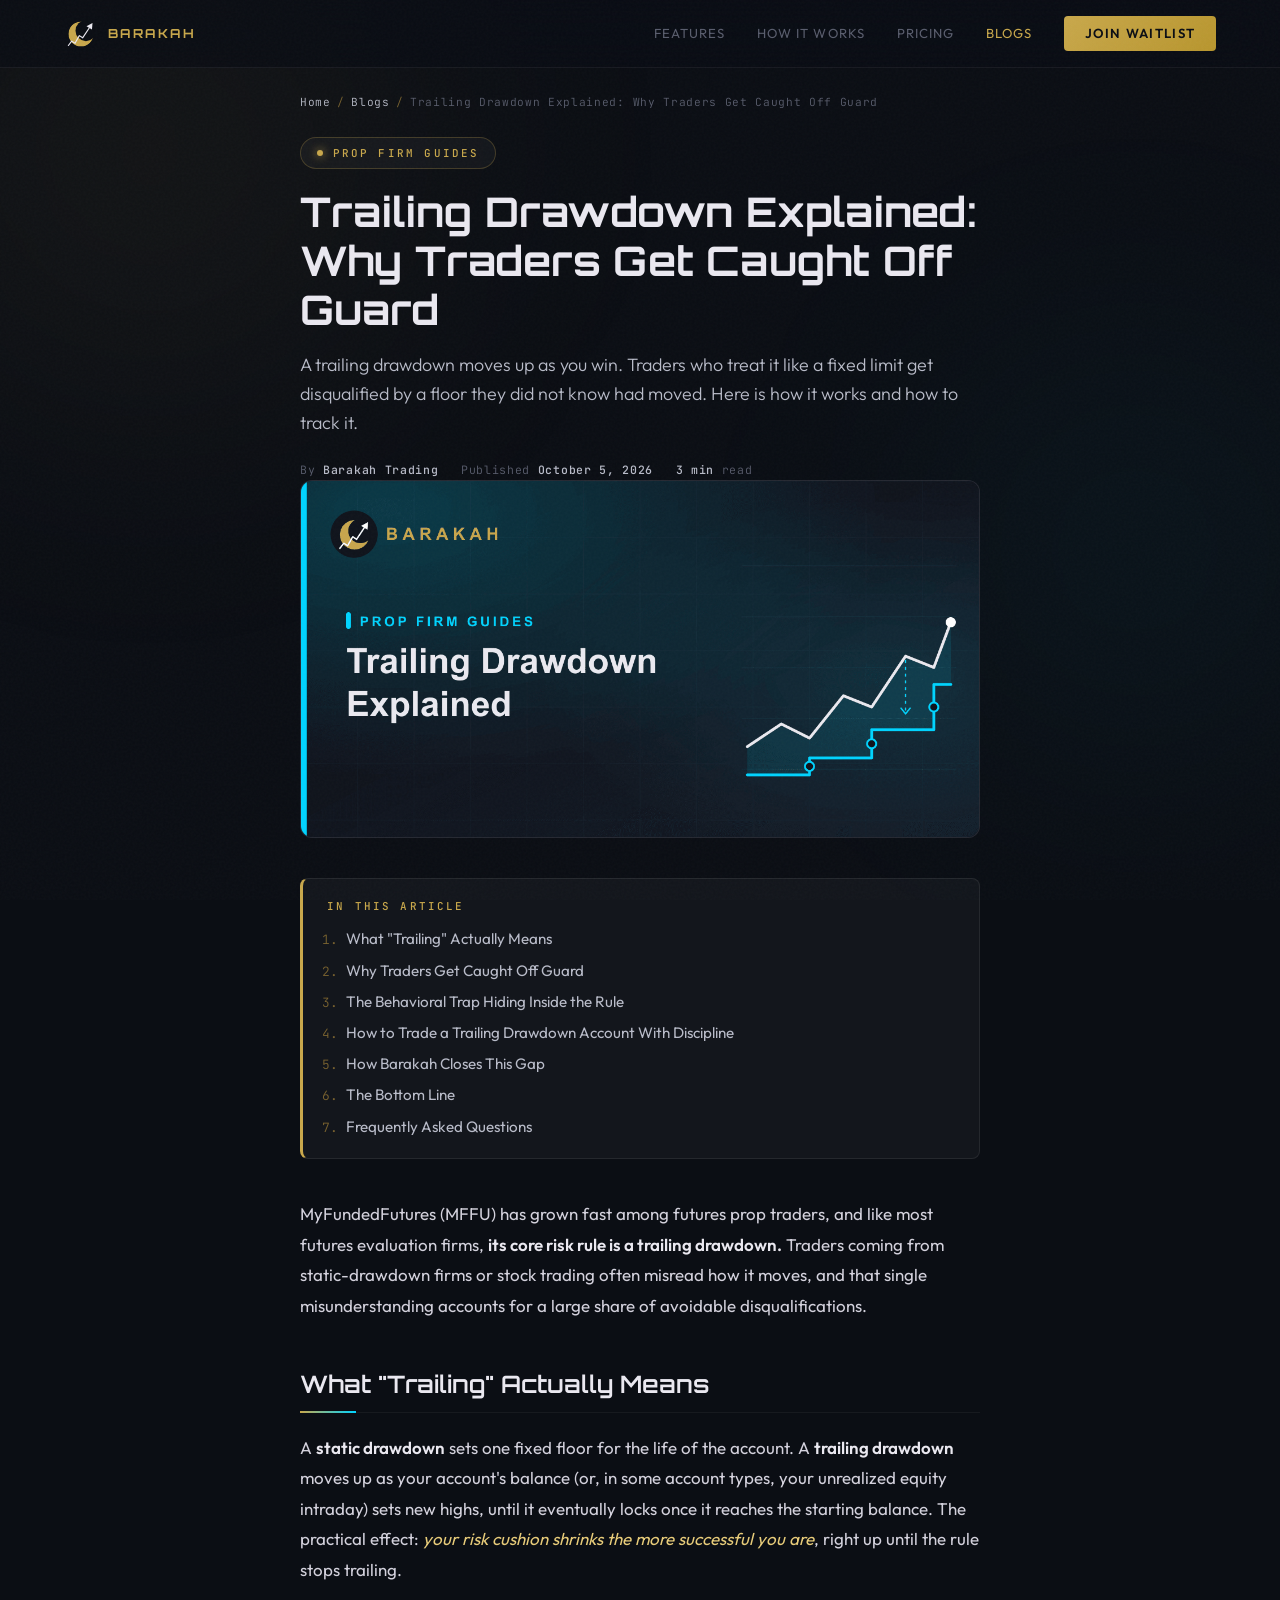
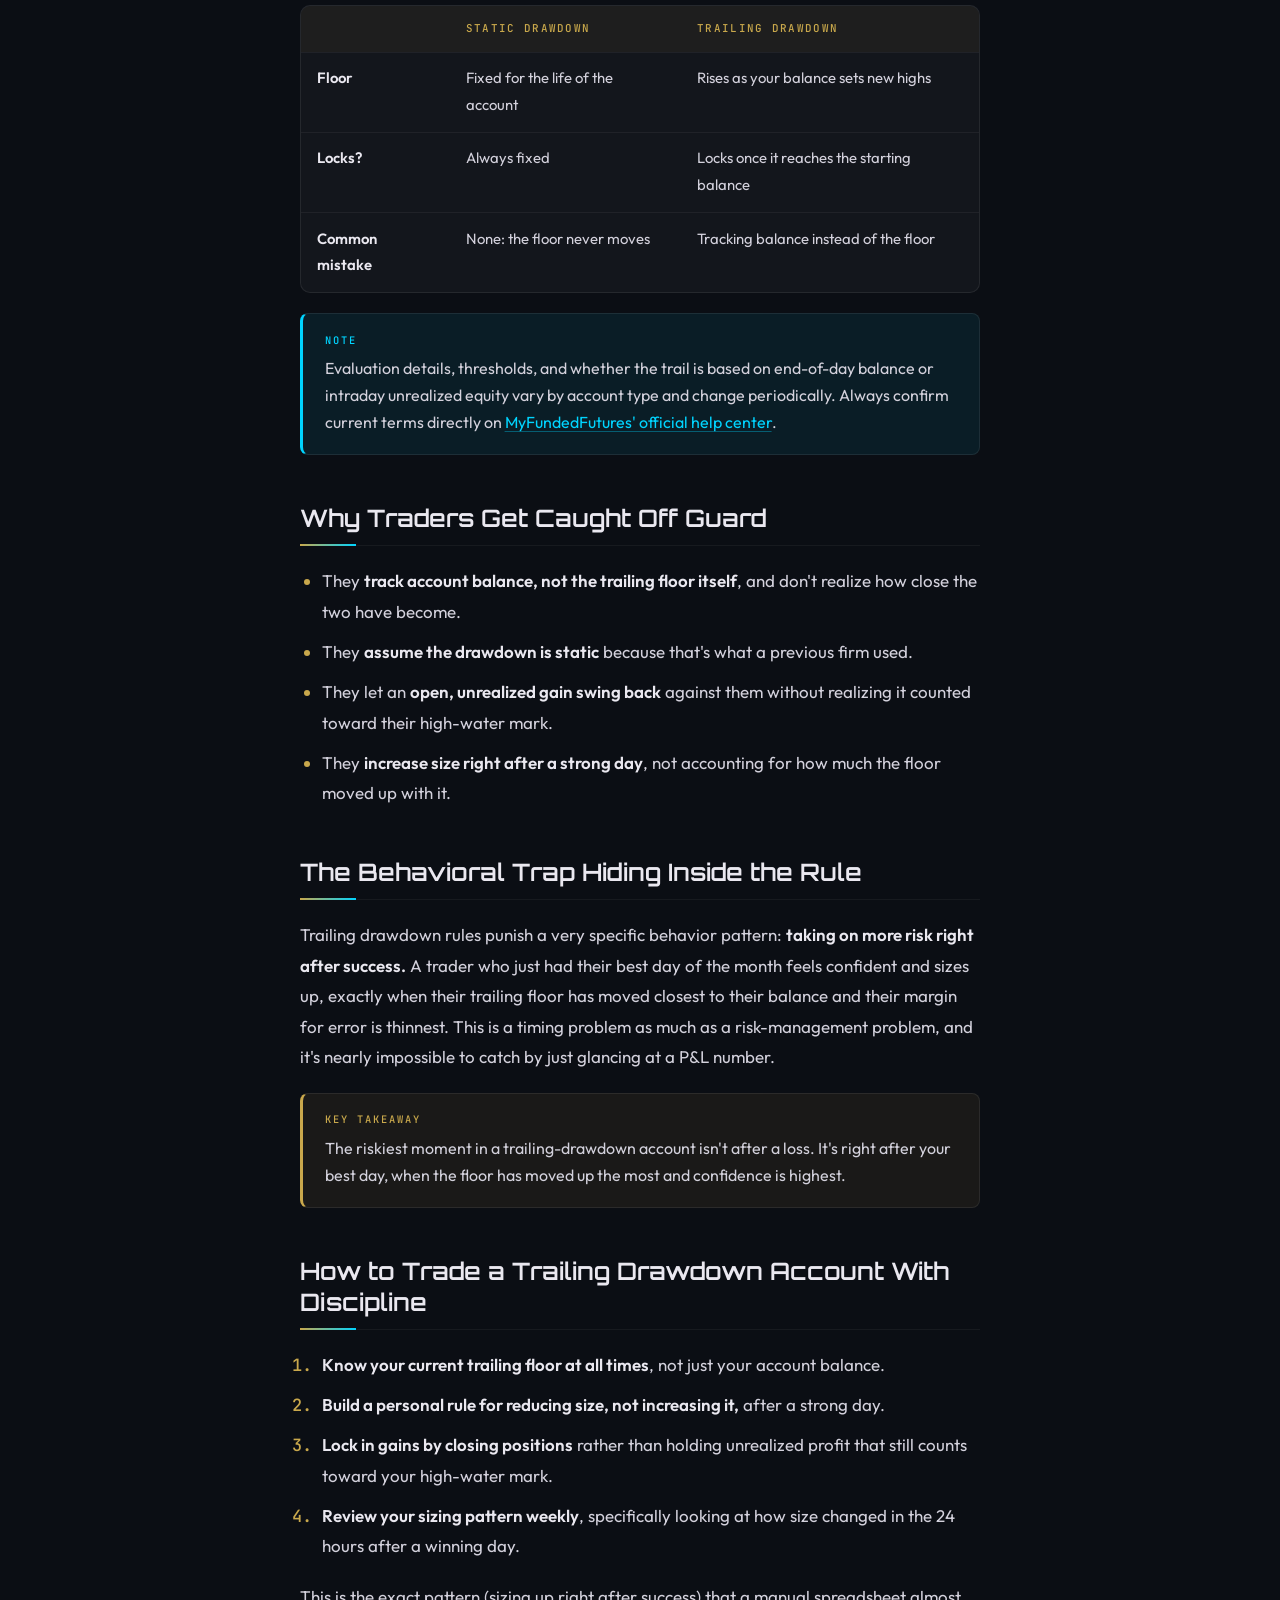
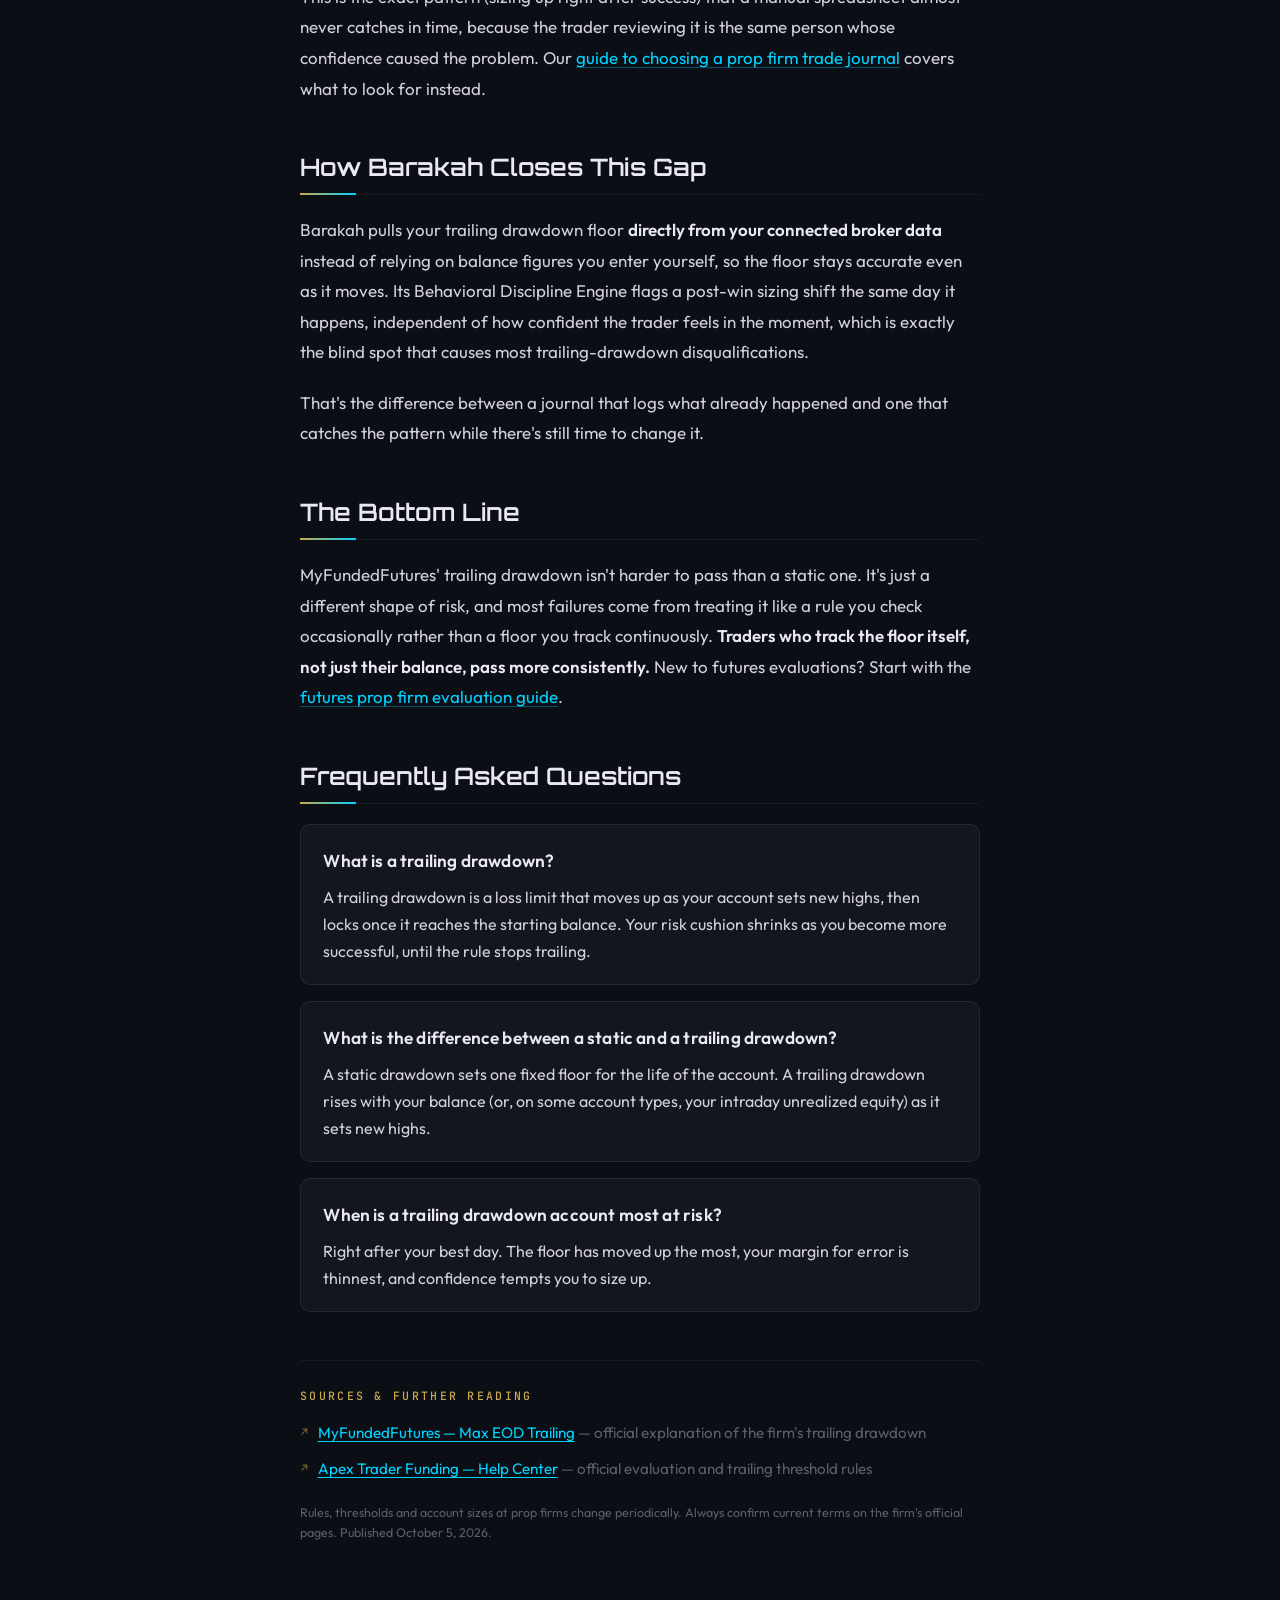
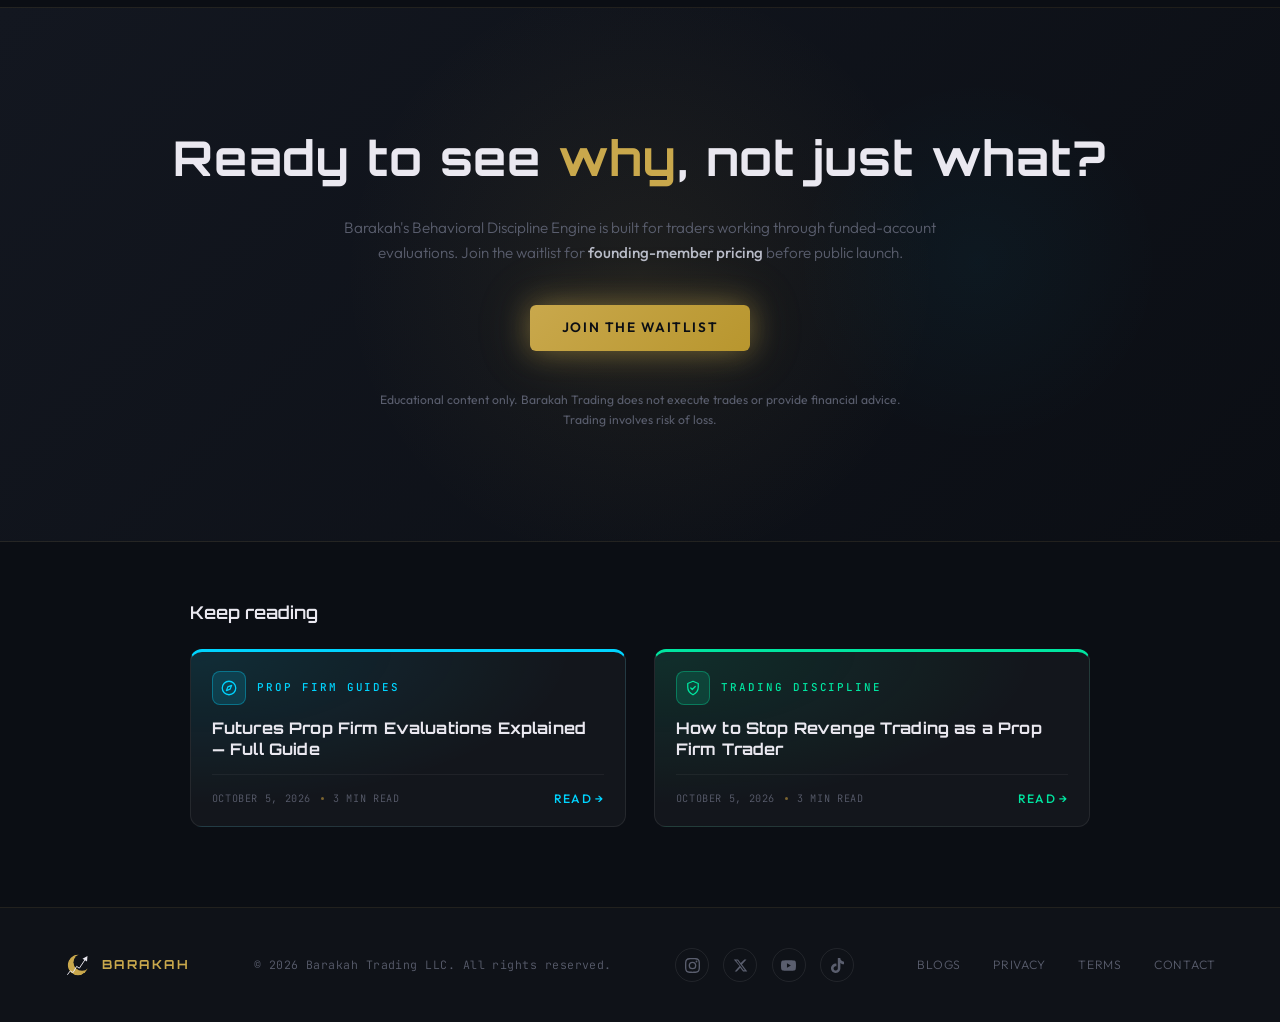
<file: blog/trailing-drawdown-explained/index.html>
<!DOCTYPE html>
<html lang="en">
<head>
  <meta charset="UTF-8" />
  <meta name="viewport" content="width=device-width, initial-scale=1.0, viewport-fit=cover"/>
  <title>Trailing Drawdown Explained for Prop Traders | Barakah</title>
  <meta name="description" content="How trailing drawdown really works, the misreads that get prop firm traders disqualified, and how to track your floor without guesswork."/>
  <meta name="robots" content="index, follow, max-image-preview:large, max-snippet:-1"/>
  <meta name="theme-color" content="#0B0E14"/>
  <link rel="canonical" href="https://www.barakahtrading.co/blog/trailing-drawdown-explained/"/>
  <link rel="alternate" type="application/rss+xml" title="Barakah Blogs" href="https://www.barakahtrading.co/blog/feed.xml"/>
  <link rel="icon" type="image/png" id="favicon" href="/favicon-dark.png"/>
  <meta property="og:site_name" content="Barakah Trading"/>
  <meta property="og:locale" content="en_US"/>
  <meta property="og:type" content="article"/>
  <meta property="og:title" content="Trailing Drawdown Explained for Prop Traders | Barakah"/>
  <meta property="og:description" content="How trailing drawdown really works, the misreads that get prop firm traders disqualified, and how to track your floor without guesswork."/>
  <meta property="og:url" content="https://www.barakahtrading.co/blog/trailing-drawdown-explained/"/>
  <meta property="og:image" content="https://www.barakahtrading.co/blog/images/trailing-drawdown-explained.png"/>
  <meta property="og:image:width" content="1200"/>
  <meta property="og:image:height" content="630"/>
  <meta property="og:image:alt" content="Barakah Trading header graphic for the article Trailing Drawdown Explained"/>
  <meta name="twitter:card" content="summary_large_image"/>
  <meta name="twitter:title" content="Trailing Drawdown Explained for Prop Traders | Barakah"/>
  <meta name="twitter:description" content="How trailing drawdown really works, the misreads that get prop firm traders disqualified, and how to track your floor without guesswork."/>
  <meta name="twitter:image" content="https://www.barakahtrading.co/blog/images/trailing-drawdown-explained.png"/>
  <meta name="twitter:image:alt" content="Barakah Trading header graphic for the article Trailing Drawdown Explained"/>
  <meta property="article:published_time" content="2026-10-05"/>
  <meta property="article:modified_time" content="2026-10-05"/>
  <meta property="article:section" content="Prop Firm Guides"/>
  <meta name="keywords" content="trailing drawdown explained"/>
  <script type="application/ld+json">{"@context":"https://schema.org","@type":"BlogPosting","mainEntityOfPage":{"@type":"WebPage","@id":"https://www.barakahtrading.co/blog/trailing-drawdown-explained/"},"headline":"Trailing Drawdown Explained: Why Traders Get Caught Off Guard","description":"How trailing drawdown really works, the misreads that get prop firm traders disqualified, and how to track your floor without guesswork.","image":["https://www.barakahtrading.co/blog/images/trailing-drawdown-explained.png"],"datePublished":"2026-10-05","dateModified":"2026-10-05","author":{"@type":"Organization","name":"Barakah Trading","url":"https://www.barakahtrading.co/"},"publisher":{"@type":"Organization","name":"Barakah Trading","url":"https://www.barakahtrading.co/","logo":{"@type":"ImageObject","url":"https://www.barakahtrading.co/blog/images/barakah-logo.png"}},"articleSection":"Prop Firm Guides","keywords":"trailing drawdown explained","wordCount":678,"inLanguage":"en-US"}</script>
  <script type="application/ld+json">{"@context":"https://schema.org","@type":"FAQPage","mainEntity":[{"@type":"Question","name":"What is a trailing drawdown?","acceptedAnswer":{"@type":"Answer","text":"A trailing drawdown is a loss limit that moves up as your account sets new highs, then locks once it reaches the starting balance. Your risk cushion shrinks as you become more successful, until the rule stops trailing."}},{"@type":"Question","name":"What is the difference between a static and a trailing drawdown?","acceptedAnswer":{"@type":"Answer","text":"A static drawdown sets one fixed floor for the life of the account. A trailing drawdown rises with your balance (or, on some account types, your intraday unrealized equity) as it sets new highs."}},{"@type":"Question","name":"When is a trailing drawdown account most at risk?","acceptedAnswer":{"@type":"Answer","text":"Right after your best day. The floor has moved up the most, your margin for error is thinnest, and confidence tempts you to size up."}}]}</script>
  <script type="application/ld+json">{"@context":"https://schema.org","@type":"BreadcrumbList","itemListElement":[{"@type":"ListItem","position":1,"name":"Home","item":"https://www.barakahtrading.co/"},{"@type":"ListItem","position":2,"name":"Blogs","item":"https://www.barakahtrading.co/blog/"},{"@type":"ListItem","position":3,"name":"Trailing Drawdown Explained: Why Traders Get Caught Off Guard","item":"https://www.barakahtrading.co/blog/trailing-drawdown-explained/"}]}</script>
  <link rel="preconnect" href="https://fonts.googleapis.com"/>
  <link rel="preconnect" href="https://fonts.gstatic.com" crossorigin/>
  <link href="https://fonts.googleapis.com/css2?family=Orbitron:wght@400;600;700;900&family=Outfit:wght@200;300;400;500;600&family=JetBrains+Mono:wght@300;400;500&display=swap" rel="stylesheet"/>
  <link rel="stylesheet" href="/blog/blog.css"/>
  <!-- Google tag (gtag.js) -->
  <script async src="https://www.googletagmanager.com/gtag/js?id=G-D0GBQRS0CN"></script>
  <script>
    window.dataLayer = window.dataLayer || [];
    function gtag(){dataLayer.push(arguments);}
    gtag('js', new Date());
    gtag('config', 'G-D0GBQRS0CN');
  </script>
</head>
<body>
<a class="skip" href="#main" style="position:absolute;left:-9999px">Skip to content</a>
<div class="scroll-progress" id="scrollProgress"></div>
<div class="ambient-layer" aria-hidden="true"><div class="orb orb-1"></div><div class="orb orb-2"></div></div>

<nav id="nav" aria-label="Primary">
  <a href="/" class="logo" aria-label="Barakah home">
    <svg xmlns="http://www.w3.org/2000/svg" viewBox="0 0 62 62" fill="none" width="34" height="34" style="flex-shrink:0" aria-hidden="true">
      <defs><mask id="cm"><circle cx="31" cy="31" r="23" fill="white"/><circle cx="40" cy="25" r="19" fill="black"/></mask></defs>
      <circle cx="31" cy="31" r="23" fill="#C9A84C" mask="url(#cm)"/>
      <polyline points="8,52 14,44 20,48 28,34 34,38 46,20" stroke="#EAE8F0" stroke-width="2.1" stroke-linecap="round" stroke-linejoin="round" fill="none"/>
      <polygon points="52,11 51,23 41,17" fill="#EAE8F0"/>
    </svg>
    <span class="logo-wordmark">Barakah</span>
  </a>
  <div class="nav-links">
    <a href="/#features">Features</a>
    <a href="/#how">How It Works</a>
    <a href="/#pricing">Pricing</a>
    <a href="/blog/" class="active" aria-current="page">Blogs</a>
    <a href="/#waitlist" class="nav-cta">Join Waitlist</a>
  </div>
  <button class="hamburger" id="hamburger" aria-label="Menu" aria-expanded="false" aria-controls="mobileMenu">
    <span></span><span></span><span></span>
  </button>
</nav>

<div class="mobile-menu" id="mobileMenu">
  <a href="/#features">Features</a>
  <a href="/#how">How It Works</a>
  <a href="/#pricing">Pricing</a>
  <a href="/blog/" class="active">Blogs</a>
  <a href="/#waitlist" class="m-cta">Join Waitlist</a>
</div>

<main id="main">
  <article>
    <div class="wrap-narrow">
      <nav class="crumbs" aria-label="Breadcrumb"><ol><li><a href="/">Home</a></li><li><a href="/blog/">Blogs</a></li><li><span aria-current="page">Trailing Drawdown Explained: Why Traders Get Caught Off Guard</span></li></ol></nav>
      <header class="article-head">
        <span class="eyebrow">Prop Firm Guides</span>
        <h1>Trailing Drawdown Explained: Why Traders Get Caught Off Guard</h1>
        <p class="lede">A trailing drawdown moves up as you win. Traders who treat it like a fixed limit get disqualified by a floor they did not know had moved. Here is how it works and how to track it.</p>
        <div class="byline">
          <span>By <strong>Barakah Trading</strong></span>
          <span>Published <time datetime="2026-10-05"><strong>October 5, 2026</strong></time></span>
          <span><strong>3 min</strong> read</span>
        </div>
      </header>
      <figure class="hero-img">
        <img src="/blog/images/trailing-drawdown-explained.png" alt="Barakah Trading header graphic for the article Trailing Drawdown Explained" width="1200" height="630" fetchpriority="high" decoding="async"/>
      </figure>
      <nav class="toc" aria-label="In this article">
        <h2>In this article</h2>
        <ol><li><a href="#what-trailing-actually-means">What &quot;Trailing&quot; Actually Means</a></li><li><a href="#why-traders-get-caught-off-guard">Why Traders Get Caught Off Guard</a></li><li><a href="#the-behavioral-trap-hiding-inside-the-rule">The Behavioral Trap Hiding Inside the Rule</a></li><li><a href="#how-to-trade-a-trailing-drawdown-account-with-discipline">How to Trade a Trailing Drawdown Account With Discipline</a></li><li><a href="#how-barakah-closes-this-gap">How Barakah Closes This Gap</a></li><li><a href="#the-bottom-line">The Bottom Line</a></li><li><a href="#faq">Frequently Asked Questions</a></li></ol>
      </nav>
      <div class="prose">
<p>MyFundedFutures (MFFU) has grown fast among futures prop traders, and like most futures evaluation firms, <strong>its core risk rule is a trailing drawdown.</strong> Traders coming from static-drawdown firms or stock trading often misread how it moves, and that single misunderstanding accounts for a large share of avoidable disqualifications.</p>
<h2 id="what-trailing-actually-means">What &quot;Trailing&quot; Actually Means</h2>
<p>A <strong>static drawdown</strong> sets one fixed floor for the life of the account. A <strong>trailing drawdown</strong> moves up as your account's balance (or, in some account types, your unrealized equity intraday) sets new highs, until it eventually locks once it reaches the starting balance. The practical effect: <em>your risk cushion shrinks the more successful you are</em>, right up until the rule stops trailing.</p>
<div class="table-wrap"><table><thead><tr><th scope="col"></th><th scope="col">Static drawdown</th><th scope="col">Trailing drawdown</th></tr></thead><tbody><tr><th scope="row">Floor</th><td>Fixed for the life of the account</td><td>Rises as your balance sets new highs</td></tr><tr><th scope="row">Locks?</th><td>Always fixed</td><td>Locks once it reaches the starting balance</td></tr><tr><th scope="row">Common mistake</th><td>None: the floor never moves</td><td>Tracking balance instead of the floor</td></tr></tbody></table></div>
<aside class="callout callout-note"><span class="label">Note</span>Evaluation details, thresholds, and whether the trail is based on end-of-day balance or intraday unrealized equity vary by account type and change periodically. Always confirm current terms directly on <a href="https://help.myfundedfutures.com/en/articles/8348565-max-eod-trailing" target="_blank" rel="noopener noreferrer">MyFundedFutures' official help center</a>.</aside>
<h2 id="why-traders-get-caught-off-guard">Why Traders Get Caught Off Guard</h2>
<ul><li>They <strong>track account balance, not the trailing floor itself</strong>, and don't realize how close the two have become.</li><li>They <strong>assume the drawdown is static</strong> because that's what a previous firm used.</li><li>They let an <strong>open, unrealized gain swing back</strong> against them without realizing it counted toward their high-water mark.</li><li>They <strong>increase size right after a strong day</strong>, not accounting for how much the floor moved up with it.</li></ul>
<h2 id="the-behavioral-trap-hiding-inside-the-rule">The Behavioral Trap Hiding Inside the Rule</h2>
<p>Trailing drawdown rules punish a very specific behavior pattern: <strong>taking on more risk right after success.</strong> A trader who just had their best day of the month feels confident and sizes up, exactly when their trailing floor has moved closest to their balance and their margin for error is thinnest. This is a timing problem as much as a risk-management problem, and it's nearly impossible to catch by just glancing at a P&amp;L number.</p>
<aside class="callout callout-key"><span class="label">Key takeaway</span>The riskiest moment in a trailing-drawdown account isn't after a loss. It's right after your best day, when the floor has moved up the most and confidence is highest.</aside>
<h2 id="how-to-trade-a-trailing-drawdown-account-with-discipline">How to Trade a Trailing Drawdown Account With Discipline</h2>
<ol><li><strong>Know your current trailing floor at all times</strong>, not just your account balance.</li><li><strong>Build a personal rule for reducing size, not increasing it,</strong> after a strong day.</li><li><strong>Lock in gains by closing positions</strong> rather than holding unrealized profit that still counts toward your high-water mark.</li><li><strong>Review your sizing pattern weekly</strong>, specifically looking at how size changed in the 24 hours after a winning day.</li></ol>
<p>This is the exact pattern (sizing up right after success) that a manual spreadsheet almost never catches in time, because the trader reviewing it is the same person whose confidence caused the problem. Our <a href="/blog/best-trade-journal-for-prop-firm-traders/">guide to choosing a prop firm trade journal</a> covers what to look for instead.</p>
<h2 id="how-barakah-closes-this-gap">How Barakah Closes This Gap</h2>
<p>Barakah pulls your trailing drawdown floor <strong>directly from your connected broker data</strong> instead of relying on balance figures you enter yourself, so the floor stays accurate even as it moves. Its Behavioral Discipline Engine flags a post-win sizing shift the same day it happens, independent of how confident the trader feels in the moment, which is exactly the blind spot that causes most trailing-drawdown disqualifications.</p>
<p>That's the difference between a journal that logs what already happened and one that catches the pattern while there's still time to change it.</p>
<h2 id="the-bottom-line">The Bottom Line</h2>
<p>MyFundedFutures' trailing drawdown isn't harder to pass than a static one. It's just a different shape of risk, and most failures come from treating it like a rule you check occasionally rather than a floor you track continuously. <strong>Traders who track the floor itself, not just their balance, pass more consistently.</strong> New to futures evaluations? Start with the <a href="/blog/futures-prop-firm-evaluation-guide/">futures prop firm evaluation guide</a>.</p>
        <h2 id="faq">Frequently Asked Questions</h2>
        <div class="faq">
          <div class="faq-item"><h3>What is a trailing drawdown?</h3><p>A trailing drawdown is a loss limit that moves up as your account sets new highs, then locks once it reaches the starting balance. Your risk cushion shrinks as you become more successful, until the rule stops trailing.</p></div>
          <div class="faq-item"><h3>What is the difference between a static and a trailing drawdown?</h3><p>A static drawdown sets one fixed floor for the life of the account. A trailing drawdown rises with your balance (or, on some account types, your intraday unrealized equity) as it sets new highs.</p></div>
          <div class="faq-item"><h3>When is a trailing drawdown account most at risk?</h3><p>Right after your best day. The floor has moved up the most, your margin for error is thinnest, and confidence tempts you to size up.</p></div>
        </div>
      </div>
      <aside class="sources" aria-labelledby="sources-h">
        <h2 id="sources-h">Sources &amp; further reading</h2>
        <ul>
          <li><a href="https://help.myfundedfutures.com/en/articles/8348565-max-eod-trailing" target="_blank" rel="noopener noreferrer">MyFundedFutures — Max EOD Trailing</a> <span class="note">— official explanation of the firm's trailing drawdown</span></li>
          <li><a href="https://apextraderfunding.com/help-center/" target="_blank" rel="noopener noreferrer">Apex Trader Funding — Help Center</a> <span class="note">— official evaluation and trailing threshold rules</span></li>
        </ul>
        <p class="disclaimer">Rules, thresholds and account sizes at prop firms change periodically. Always confirm current terms on the firm's official pages. Published October 5, 2026.</p>
      </aside>
    </div>
  </article>
  <section class="cta-section" aria-labelledby="cta-h">
  <div class="cta-glow"></div>
  <div class="cta-glow-cyan"></div>
  <h2 id="cta-h">Ready to see <span>why</span>, not just what?</h2>
  <p>Barakah's Behavioral Discipline Engine is built for traders working through funded-account evaluations. Join the waitlist for <strong>founding-member pricing</strong> before public launch.</p>
  <a class="btn-join-waitlist" href="/#waitlist">Join the Waitlist</a>
  <p class="disclaimer">Educational content only. Barakah Trading does not execute trades or provide financial advice. Trading involves risk of loss.</p>
</section>
  <section class="related" aria-labelledby="related-h">
    <div class="wrap">
      <h2 id="related-h">Keep reading</h2>
      <div class="post-grid">
<article class="post-card" data-category="prop-firm-guides">
  <div class="card-top"><span class="cat-icon"><svg viewBox="0 0 24 24" aria-hidden="true"><circle cx="12" cy="12" r="9"/><path d="M15.5 8.5l-2 5-5 2 2-5z"/></svg></span><span class="cat-label">Prop Firm Guides</span></div>
  <h2><a href="/blog/futures-prop-firm-evaluation-guide/">Futures Prop Firm Evaluations Explained — Full Guide</a></h2>
  <p>How futures prop firm evaluations work: account sizes, trailing drawdown, consistency rules, and the behavioral mistakes that fail most attempts.</p>
  <div class="card-foot">
    <div class="post-meta"><time datetime="2026-10-05">October 5, 2026</time><span class="dot"></span><span>3 min read</span></div>
    <span class="read-more">Read <span aria-hidden="true">→</span></span>
  </div>
</article>
<article class="post-card" data-category="trading-discipline">
  <div class="card-top"><span class="cat-icon"><svg viewBox="0 0 24 24" aria-hidden="true"><path d="M12 3l7 3v5c0 4.5-3 8-7 10-4-2-7-5.5-7-10V6z"/><path d="M9 12l2 2 4-4"/></svg></span><span class="cat-label">Trading Discipline</span></div>
  <h2><a href="/blog/how-to-stop-revenge-trading/">How to Stop Revenge Trading as a Prop Firm Trader</a></h2>
  <p>Revenge trading is the fastest way to fail a prop firm challenge. Learn what causes it, why willpower fails, and the system that works.</p>
  <div class="card-foot">
    <div class="post-meta"><time datetime="2026-10-05">October 5, 2026</time><span class="dot"></span><span>3 min read</span></div>
    <span class="read-more">Read <span aria-hidden="true">→</span></span>
  </div>
</article>
      </div>
    </div>
  </section>
</main>

<footer>
  <a href="/" class="logo" aria-label="Barakah home">
    <svg xmlns="http://www.w3.org/2000/svg" viewBox="0 0 62 62" fill="none" width="28" height="28" style="flex-shrink:0" aria-hidden="true">
      <defs><mask id="cmf"><circle cx="31" cy="31" r="23" fill="white"/><circle cx="40" cy="25" r="19" fill="black"/></mask></defs>
      <circle cx="31" cy="31" r="23" fill="#C9A84C" mask="url(#cmf)"/>
      <polyline points="8,52 14,44 20,48 28,34 34,38 46,20" stroke="#EAE8F0" stroke-width="2.1" stroke-linecap="round" stroke-linejoin="round" fill="none"/>
      <polygon points="52,11 51,23 41,17" fill="#EAE8F0"/>
    </svg>
    <span class="logo-wordmark">Barakah</span>
  </a>
  <p>© 2026 Barakah Trading LLC. All rights reserved.</p>
  <div class="footer-socials"><a href="https://www.instagram.com/barakahtradingofficial/" target="_blank" rel="noopener noreferrer" aria-label="Instagram" title="Instagram"><svg viewBox="0 0 24 24" fill="currentColor" aria-hidden="true"><path d="M12 2.163c3.204 0 3.584.012 4.85.07 3.252.148 4.771 1.691 4.919 4.919.058 1.265.069 1.645.069 4.849 0 3.205-.012 3.584-.069 4.849-.149 3.225-1.664 4.771-4.919 4.919-1.266.058-1.644.07-4.85.07-3.204 0-3.584-.012-4.849-.07-3.26-.149-4.771-1.699-4.919-4.92-.058-1.265-.07-1.644-.07-4.849 0-3.204.013-3.583.07-4.849.149-3.227 1.664-4.771 4.919-4.919 1.266-.057 1.645-.069 4.849-.069zM12 0C8.741 0 8.333.014 7.053.072 2.695.272.273 2.69.073 7.052.014 8.333 0 8.741 0 12c0 3.259.014 3.668.072 4.948.2 4.358 2.618 6.78 6.98 6.98C8.333 23.986 8.741 24 12 24c3.259 0 3.668-.014 4.948-.072 4.354-.2 6.782-2.618 6.979-6.98.059-1.28.073-1.689.073-4.948 0-3.259-.014-3.667-.072-4.947-.196-4.354-2.617-6.78-6.979-6.98C15.668.014 15.259 0 12 0zm0 5.838a6.162 6.162 0 100 12.324 6.162 6.162 0 000-12.324zM12 16a4 4 0 110-8 4 4 0 010 8zm6.406-11.845a1.44 1.44 0 100 2.881 1.44 1.44 0 000-2.881z"/></svg></a><a href="https://x.com/barakah_trading" target="_blank" rel="noopener noreferrer" aria-label="X" title="X"><svg viewBox="0 0 24 24" fill="currentColor" aria-hidden="true"><path d="M18.244 2.25h3.308l-7.227 8.26 8.502 11.24H16.17l-4.714-6.231-5.401 6.231H2.744l7.73-8.835L1.254 2.25H8.08l4.262 5.633 5.902-5.633Zm-1.161 17.52h1.833L7.084 4.126H5.117Z"/></svg></a><a href="https://www.youtube.com/@barakahtradingofficial" target="_blank" rel="noopener noreferrer" aria-label="YouTube" title="YouTube"><svg viewBox="0 0 24 24" fill="currentColor" aria-hidden="true"><path d="M23.498 6.186a3.016 3.016 0 00-2.122-2.136C19.505 3.545 12 3.545 12 3.545s-7.505 0-9.377.505A3.017 3.017 0 00.502 6.186C0 8.07 0 12 0 12s0 3.93.502 5.814a3.016 3.016 0 002.122 2.136c1.871.505 9.376.505 9.376.505s7.505 0 9.377-.505a3.015 3.015 0 002.122-2.136C24 15.93 24 12 24 12s0-3.93-.502-5.814zM9.545 15.568V8.432L15.818 12l-6.273 3.568z"/></svg></a><a href="https://www.tiktok.com/@barakahtradingofficial" target="_blank" rel="noopener noreferrer" aria-label="TikTok" title="TikTok"><svg viewBox="0 0 24 24" fill="currentColor" aria-hidden="true"><path d="M12.525.02c1.31-.02 2.61-.01 3.91-.02.08 1.53.63 3.09 1.75 4.17 1.12 1.11 2.7 1.62 4.24 1.79v4.03c-1.44-.05-2.89-.35-4.2-.97-.57-.26-1.1-.59-1.62-.93-.01 2.92.01 5.84-.02 8.75-.08 1.4-.54 2.79-1.35 3.94-1.31 1.92-3.58 3.17-5.91 3.21-1.43.08-2.86-.31-4.08-1.03-2.02-1.19-3.44-3.37-3.65-5.71-.02-.5-.03-1-.01-1.49.18-1.9 1.12-3.72 2.58-4.96 1.66-1.44 3.98-2.13 6.15-1.72.02 1.48-.04 2.96-.04 4.44-.99-.32-2.15-.23-3.02.37-.63.41-1.11 1.04-1.36 1.75-.21.51-.15 1.07-.14 1.61.24 1.64 1.82 3.02 3.5 2.87 1.12-.01 2.19-.66 2.77-1.61.19-.33.4-.67.41-1.06.1-1.79.06-3.57.07-5.36.01-4.03-.01-8.05.02-12.07z"/></svg></a></div>
  <div class="footer-links">
    <a href="/blog/">Blogs</a>
    <a href="#">Privacy</a>
    <a href="#">Terms</a>
    <a href="/contact.html">Contact</a>
  </div>
</footer>
<script src="/blog/blog.js" defer></script>
</body>
</html>
</file>
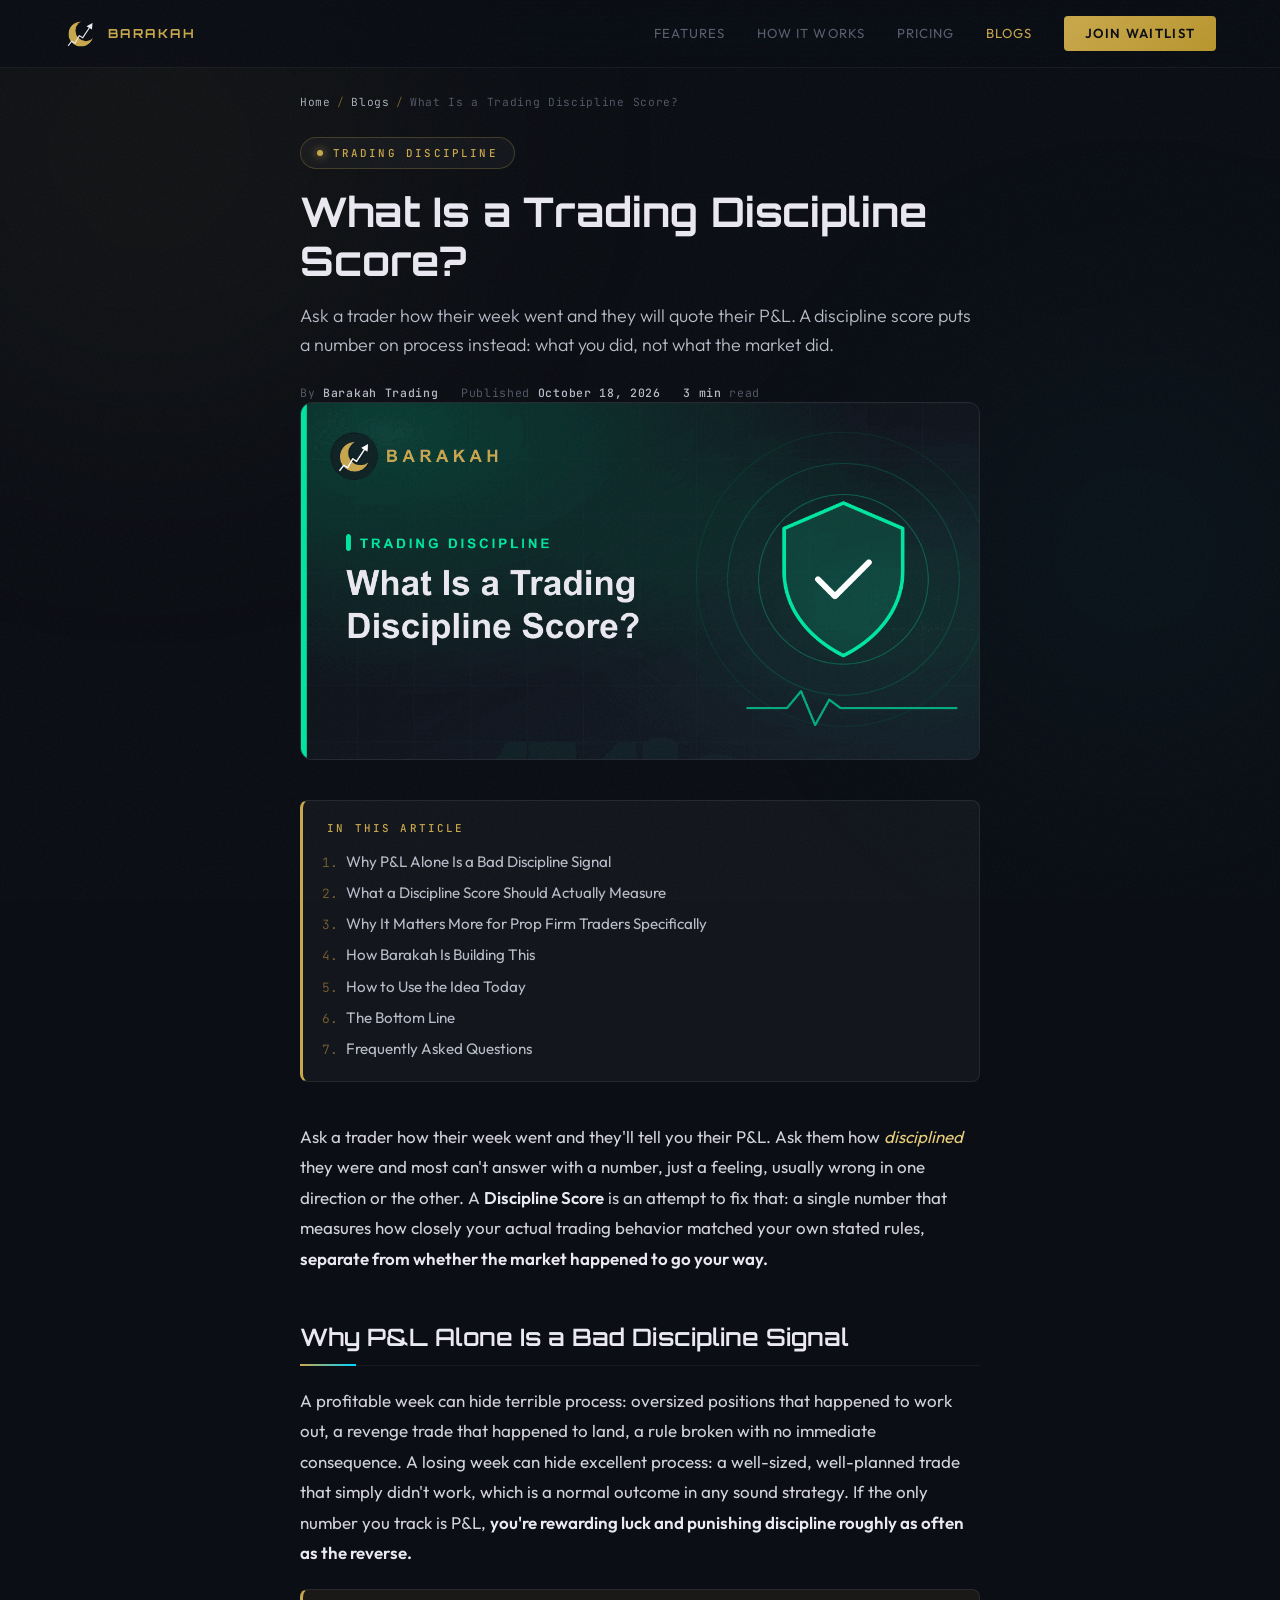
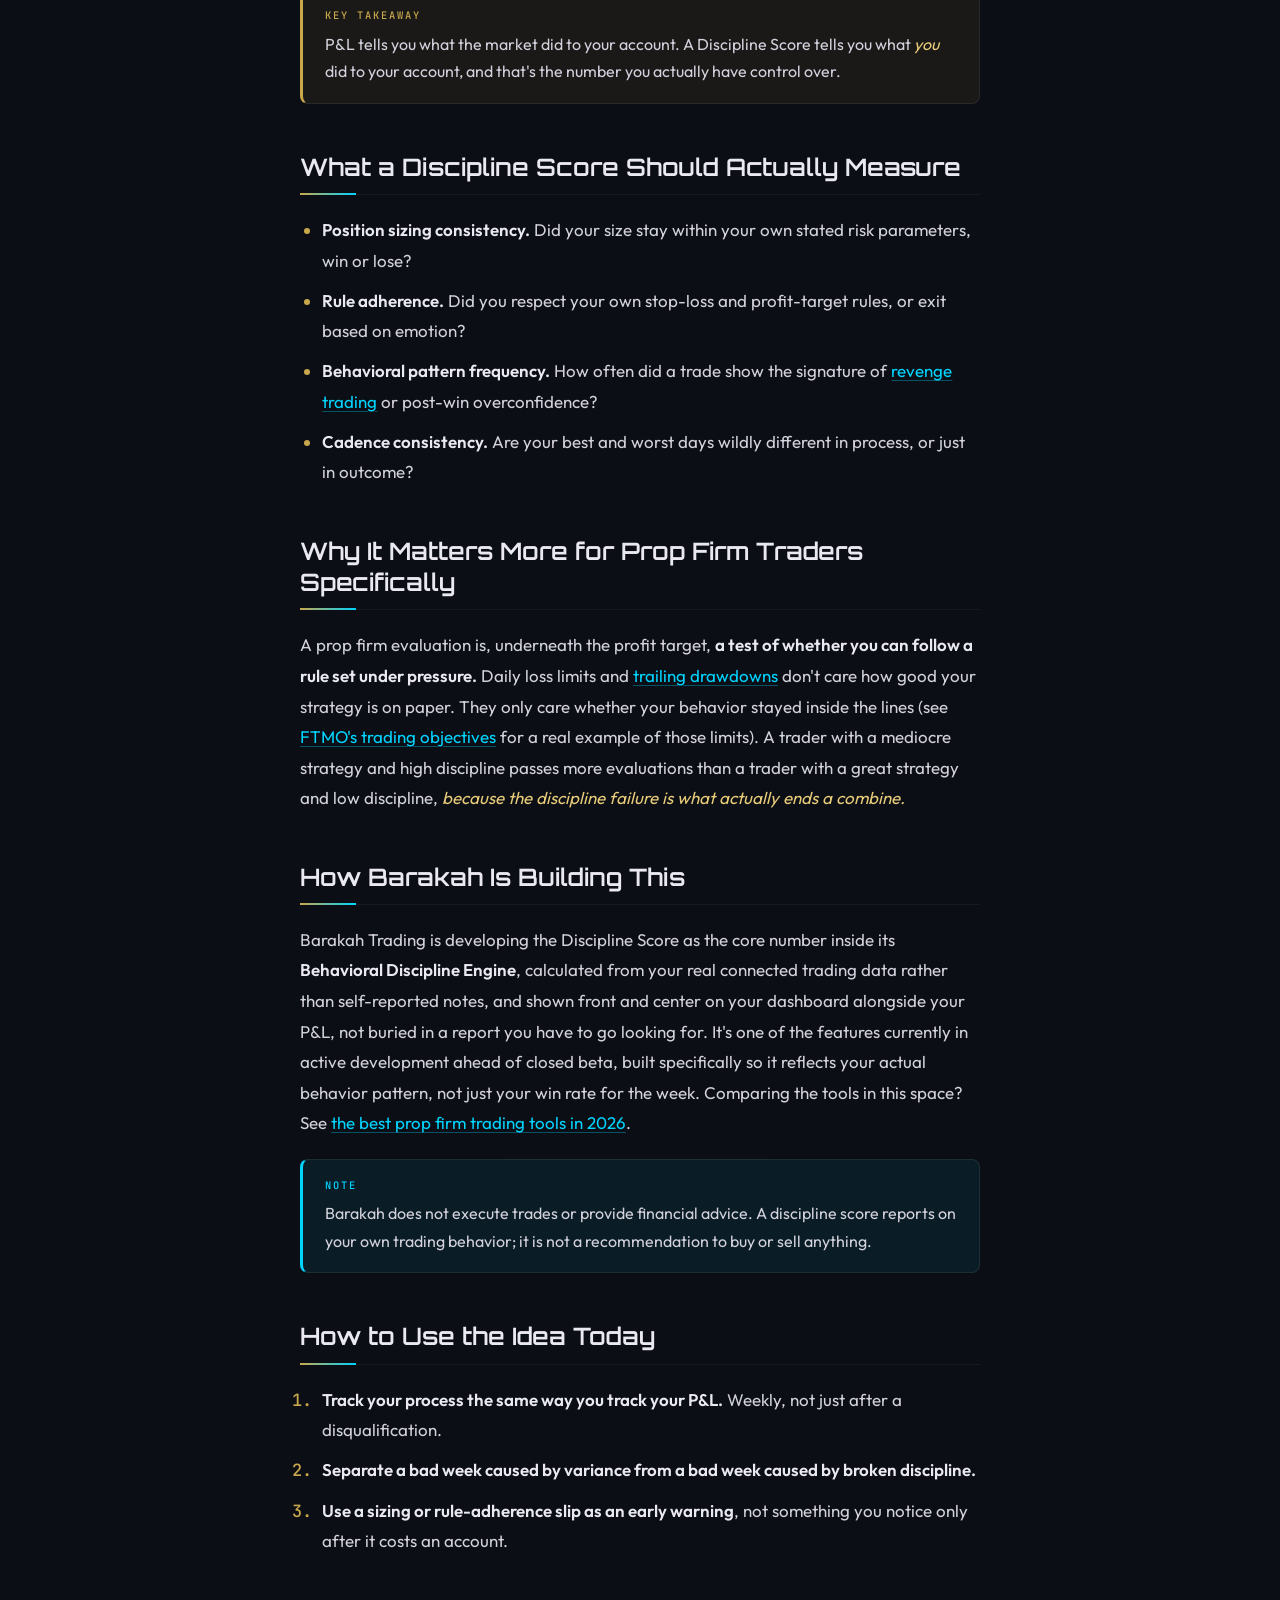
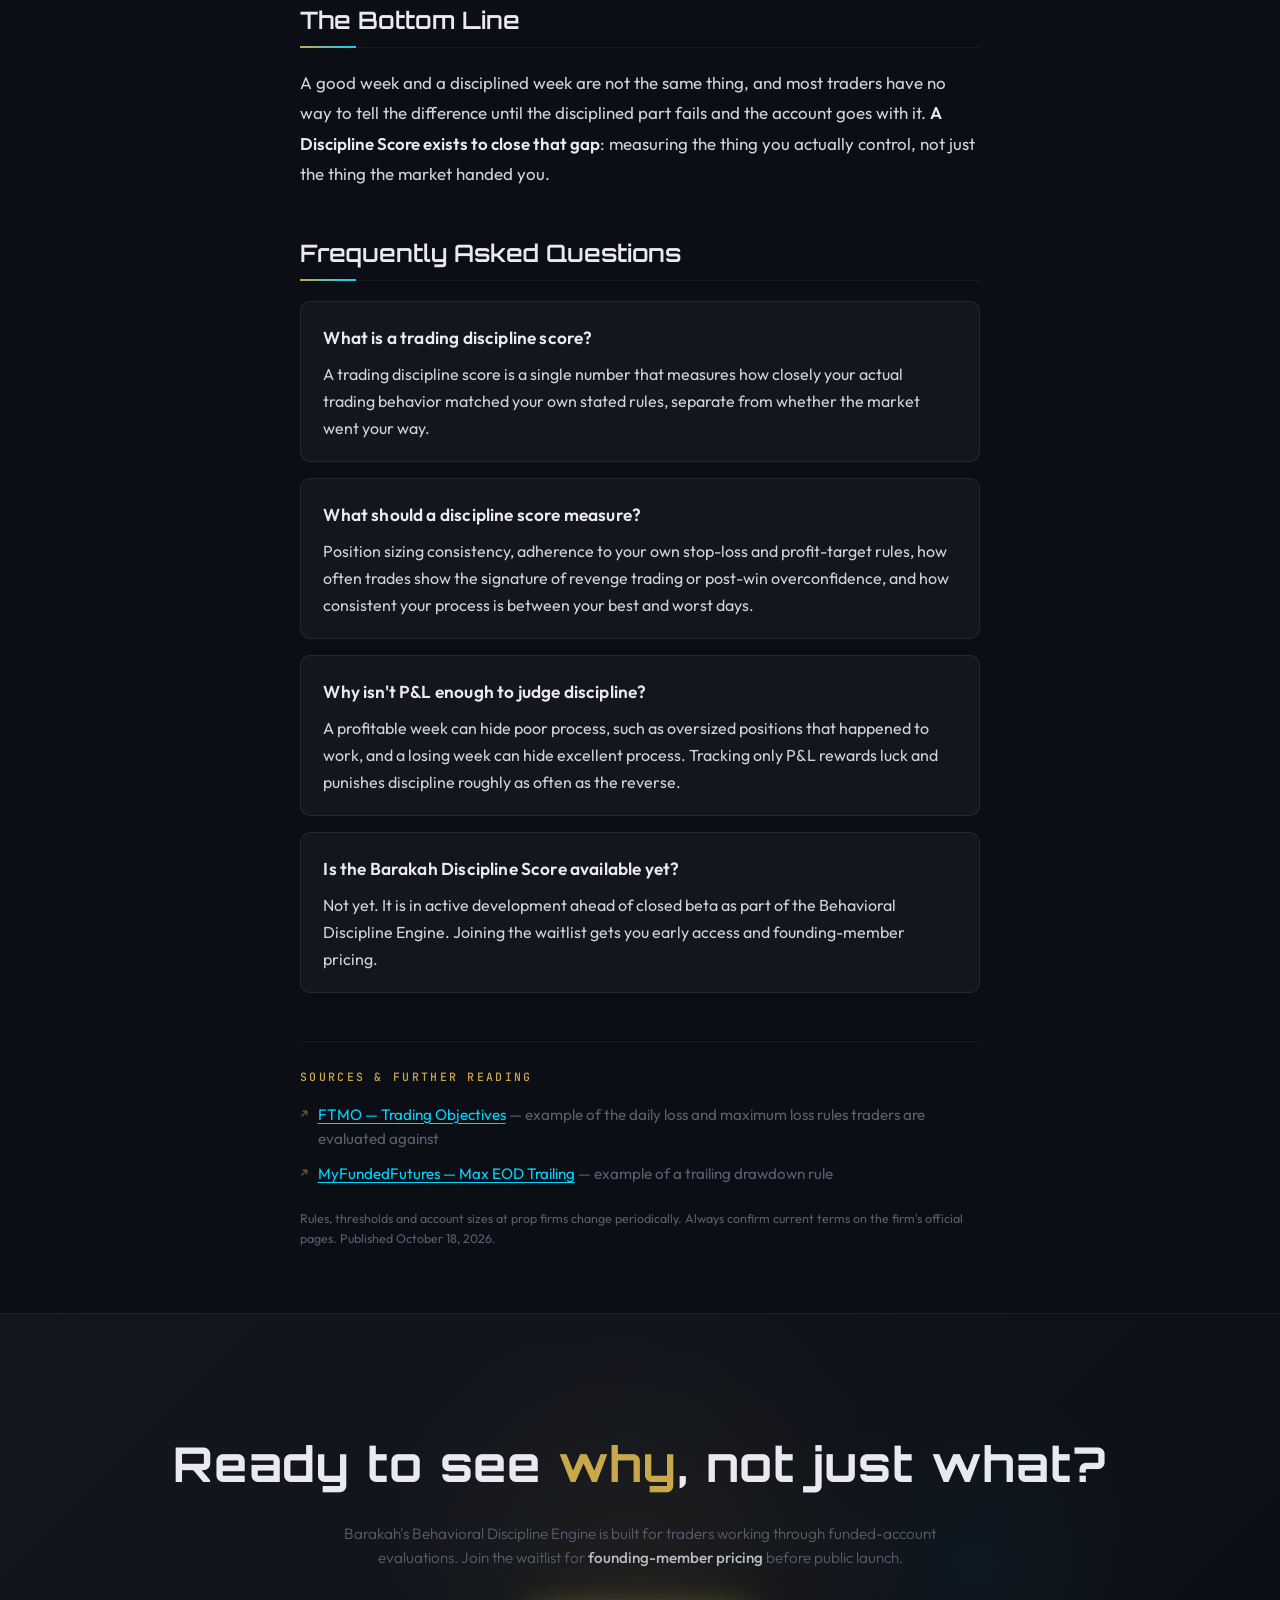
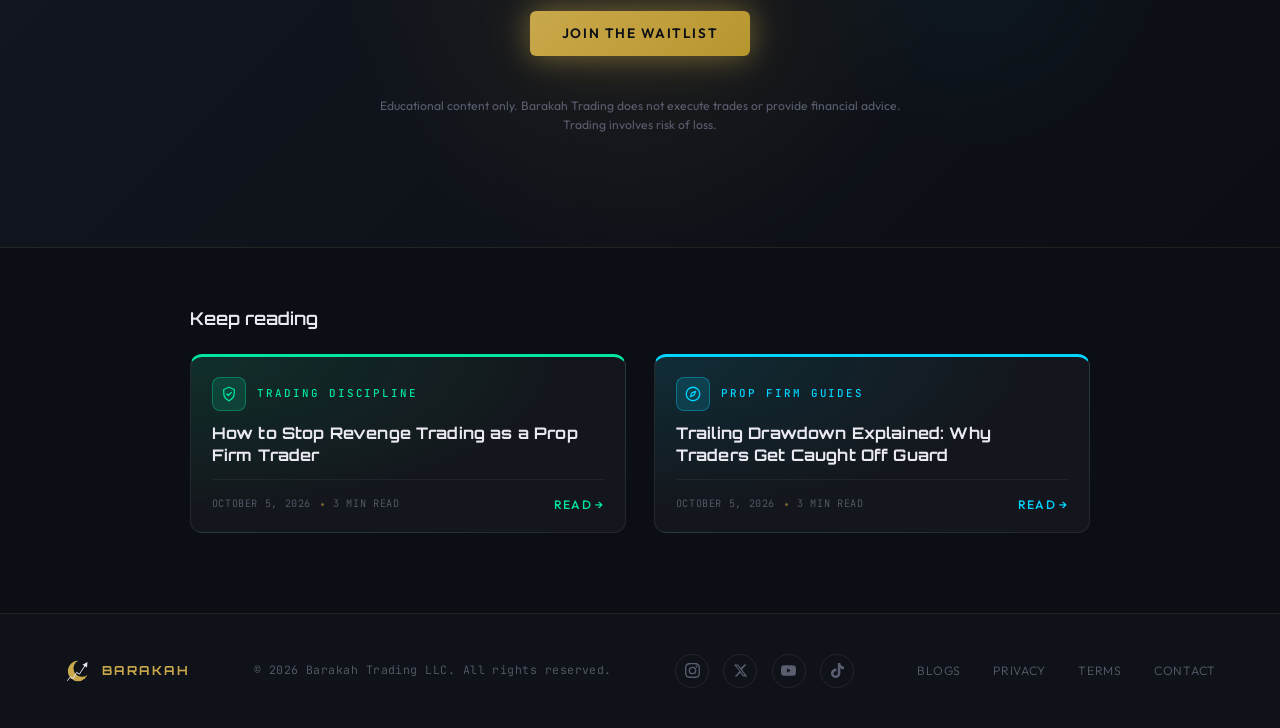
<file: blog/what-is-a-trading-discipline-score/index.html>
<!DOCTYPE html>
<html lang="en">
<head>
  <meta charset="UTF-8" />
  <meta name="viewport" content="width=device-width, initial-scale=1.0, viewport-fit=cover"/>
  <title>What Is a Trading Discipline Score? | Barakah</title>
  <meta name="description" content="A trading discipline score measures how closely you followed your own rules, independent of P&amp;L. See what it tracks and why it matters."/>
  <meta name="robots" content="index, follow, max-image-preview:large, max-snippet:-1"/>
  <meta name="theme-color" content="#0B0E14"/>
  <link rel="canonical" href="https://www.barakahtrading.co/blog/what-is-a-trading-discipline-score/"/>
  <link rel="alternate" type="application/rss+xml" title="Barakah Blogs" href="https://www.barakahtrading.co/blog/feed.xml"/>
  <link rel="icon" type="image/png" id="favicon" href="/favicon-dark.png"/>
  <meta property="og:site_name" content="Barakah Trading"/>
  <meta property="og:locale" content="en_US"/>
  <meta property="og:type" content="article"/>
  <meta property="og:title" content="What Is a Trading Discipline Score? | Barakah"/>
  <meta property="og:description" content="A trading discipline score measures how closely you followed your own rules, independent of P&amp;L. See what it tracks and why it matters."/>
  <meta property="og:url" content="https://www.barakahtrading.co/blog/what-is-a-trading-discipline-score/"/>
  <meta property="og:image" content="https://www.barakahtrading.co/blog/images/what-is-a-trading-discipline-score.png"/>
  <meta property="og:image:width" content="1200"/>
  <meta property="og:image:height" content="630"/>
  <meta property="og:image:alt" content="Barakah Trading header graphic for the article What Is a Trading Discipline Score"/>
  <meta name="twitter:card" content="summary_large_image"/>
  <meta name="twitter:title" content="What Is a Trading Discipline Score? | Barakah"/>
  <meta name="twitter:description" content="A trading discipline score measures how closely you followed your own rules, independent of P&amp;L. See what it tracks and why it matters."/>
  <meta name="twitter:image" content="https://www.barakahtrading.co/blog/images/what-is-a-trading-discipline-score.png"/>
  <meta name="twitter:image:alt" content="Barakah Trading header graphic for the article What Is a Trading Discipline Score"/>
  <meta property="article:published_time" content="2026-10-18"/>
  <meta property="article:modified_time" content="2026-10-18"/>
  <meta property="article:section" content="Trading Discipline"/>
  <meta name="keywords" content="trading discipline score"/>
  <script type="application/ld+json">{"@context":"https://schema.org","@type":"BlogPosting","mainEntityOfPage":{"@type":"WebPage","@id":"https://www.barakahtrading.co/blog/what-is-a-trading-discipline-score/"},"headline":"What Is a Trading Discipline Score?","description":"A trading discipline score measures how closely you followed your own rules, independent of P&L. See what it tracks and why it matters.","image":["https://www.barakahtrading.co/blog/images/what-is-a-trading-discipline-score.png"],"datePublished":"2026-10-18","dateModified":"2026-10-18","author":{"@type":"Organization","name":"Barakah Trading","url":"https://www.barakahtrading.co/"},"publisher":{"@type":"Organization","name":"Barakah Trading","url":"https://www.barakahtrading.co/","logo":{"@type":"ImageObject","url":"https://www.barakahtrading.co/blog/images/barakah-logo.png"}},"articleSection":"Trading Discipline","keywords":"trading discipline score","wordCount":612,"inLanguage":"en-US"}</script>
  <script type="application/ld+json">{"@context":"https://schema.org","@type":"FAQPage","mainEntity":[{"@type":"Question","name":"What is a trading discipline score?","acceptedAnswer":{"@type":"Answer","text":"A trading discipline score is a single number that measures how closely your actual trading behavior matched your own stated rules, separate from whether the market went your way."}},{"@type":"Question","name":"What should a discipline score measure?","acceptedAnswer":{"@type":"Answer","text":"Position sizing consistency, adherence to your own stop-loss and profit-target rules, how often trades show the signature of revenge trading or post-win overconfidence, and how consistent your process is between your best and worst days."}},{"@type":"Question","name":"Why isn't P&L enough to judge discipline?","acceptedAnswer":{"@type":"Answer","text":"A profitable week can hide poor process, such as oversized positions that happened to work, and a losing week can hide excellent process. Tracking only P&L rewards luck and punishes discipline roughly as often as the reverse."}},{"@type":"Question","name":"Is the Barakah Discipline Score available yet?","acceptedAnswer":{"@type":"Answer","text":"Not yet. It is in active development ahead of closed beta as part of the Behavioral Discipline Engine. Joining the waitlist gets you early access and founding-member pricing."}}]}</script>
  <script type="application/ld+json">{"@context":"https://schema.org","@type":"BreadcrumbList","itemListElement":[{"@type":"ListItem","position":1,"name":"Home","item":"https://www.barakahtrading.co/"},{"@type":"ListItem","position":2,"name":"Blogs","item":"https://www.barakahtrading.co/blog/"},{"@type":"ListItem","position":3,"name":"What Is a Trading Discipline Score?","item":"https://www.barakahtrading.co/blog/what-is-a-trading-discipline-score/"}]}</script>
  <link rel="preconnect" href="https://fonts.googleapis.com"/>
  <link rel="preconnect" href="https://fonts.gstatic.com" crossorigin/>
  <link href="https://fonts.googleapis.com/css2?family=Orbitron:wght@400;600;700;900&family=Outfit:wght@200;300;400;500;600&family=JetBrains+Mono:wght@300;400;500&display=swap" rel="stylesheet"/>
  <link rel="stylesheet" href="/blog/blog.css"/>
  <!-- Google tag (gtag.js) -->
  <script async src="https://www.googletagmanager.com/gtag/js?id=G-D0GBQRS0CN"></script>
  <script>
    window.dataLayer = window.dataLayer || [];
    function gtag(){dataLayer.push(arguments);}
    gtag('js', new Date());
    gtag('config', 'G-D0GBQRS0CN');
  </script>
</head>
<body>
<a class="skip" href="#main" style="position:absolute;left:-9999px">Skip to content</a>
<div class="scroll-progress" id="scrollProgress"></div>
<div class="ambient-layer" aria-hidden="true"><div class="orb orb-1"></div><div class="orb orb-2"></div></div>

<nav id="nav" aria-label="Primary">
  <a href="/" class="logo" aria-label="Barakah home">
    <svg xmlns="http://www.w3.org/2000/svg" viewBox="0 0 62 62" fill="none" width="34" height="34" style="flex-shrink:0" aria-hidden="true">
      <defs><mask id="cm"><circle cx="31" cy="31" r="23" fill="white"/><circle cx="40" cy="25" r="19" fill="black"/></mask></defs>
      <circle cx="31" cy="31" r="23" fill="#C9A84C" mask="url(#cm)"/>
      <polyline points="8,52 14,44 20,48 28,34 34,38 46,20" stroke="#EAE8F0" stroke-width="2.1" stroke-linecap="round" stroke-linejoin="round" fill="none"/>
      <polygon points="52,11 51,23 41,17" fill="#EAE8F0"/>
    </svg>
    <span class="logo-wordmark">Barakah</span>
  </a>
  <div class="nav-links">
    <a href="/#features">Features</a>
    <a href="/#how">How It Works</a>
    <a href="/#pricing">Pricing</a>
    <a href="/blog/" class="active" aria-current="page">Blogs</a>
    <a href="/#waitlist" class="nav-cta">Join Waitlist</a>
  </div>
  <button class="hamburger" id="hamburger" aria-label="Menu" aria-expanded="false" aria-controls="mobileMenu">
    <span></span><span></span><span></span>
  </button>
</nav>

<div class="mobile-menu" id="mobileMenu">
  <a href="/#features">Features</a>
  <a href="/#how">How It Works</a>
  <a href="/#pricing">Pricing</a>
  <a href="/blog/" class="active">Blogs</a>
  <a href="/#waitlist" class="m-cta">Join Waitlist</a>
</div>

<main id="main">
  <article>
    <div class="wrap-narrow">
      <nav class="crumbs" aria-label="Breadcrumb"><ol><li><a href="/">Home</a></li><li><a href="/blog/">Blogs</a></li><li><span aria-current="page">What Is a Trading Discipline Score?</span></li></ol></nav>
      <header class="article-head">
        <span class="eyebrow">Trading Discipline</span>
        <h1>What Is a Trading Discipline Score?</h1>
        <p class="lede">Ask a trader how their week went and they will quote their P&amp;L. A discipline score puts a number on process instead: what you did, not what the market did.</p>
        <div class="byline">
          <span>By <strong>Barakah Trading</strong></span>
          <span>Published <time datetime="2026-10-18"><strong>October 18, 2026</strong></time></span>
          <span><strong>3 min</strong> read</span>
        </div>
      </header>
      <figure class="hero-img">
        <img src="/blog/images/what-is-a-trading-discipline-score.png" alt="Barakah Trading header graphic for the article What Is a Trading Discipline Score" width="1200" height="630" fetchpriority="high" decoding="async"/>
      </figure>
      <nav class="toc" aria-label="In this article">
        <h2>In this article</h2>
        <ol><li><a href="#why-p-l-alone-is-a-bad-discipline-signal">Why P&amp;L Alone Is a Bad Discipline Signal</a></li><li><a href="#what-a-discipline-score-should-actually-measure">What a Discipline Score Should Actually Measure</a></li><li><a href="#why-it-matters-more-for-prop-firm-traders-specifically">Why It Matters More for Prop Firm Traders Specifically</a></li><li><a href="#how-barakah-is-building-this">How Barakah Is Building This</a></li><li><a href="#how-to-use-the-idea-today">How to Use the Idea Today</a></li><li><a href="#the-bottom-line">The Bottom Line</a></li><li><a href="#faq">Frequently Asked Questions</a></li></ol>
      </nav>
      <div class="prose">
<p>Ask a trader how their week went and they'll tell you their P&amp;L. Ask them how <em>disciplined</em> they were and most can't answer with a number, just a feeling, usually wrong in one direction or the other. A <strong>Discipline Score</strong> is an attempt to fix that: a single number that measures how closely your actual trading behavior matched your own stated rules, <strong>separate from whether the market happened to go your way.</strong></p>
<h2 id="why-p-l-alone-is-a-bad-discipline-signal">Why P&amp;L Alone Is a Bad Discipline Signal</h2>
<p>A profitable week can hide terrible process: oversized positions that happened to work out, a revenge trade that happened to land, a rule broken with no immediate consequence. A losing week can hide excellent process: a well-sized, well-planned trade that simply didn't work, which is a normal outcome in any sound strategy. If the only number you track is P&amp;L, <strong>you're rewarding luck and punishing discipline roughly as often as the reverse.</strong></p>
<aside class="callout callout-key"><span class="label">Key takeaway</span>P&amp;L tells you what the market did to your account. A Discipline Score tells you what <em>you</em> did to your account, and that's the number you actually have control over.</aside>
<h2 id="what-a-discipline-score-should-actually-measure">What a Discipline Score Should Actually Measure</h2>
<ul><li><strong>Position sizing consistency.</strong> Did your size stay within your own stated risk parameters, win or lose?</li><li><strong>Rule adherence.</strong> Did you respect your own stop-loss and profit-target rules, or exit based on emotion?</li><li><strong>Behavioral pattern frequency.</strong> How often did a trade show the signature of <a href="/blog/how-to-stop-revenge-trading/">revenge trading</a> or post-win overconfidence?</li><li><strong>Cadence consistency.</strong> Are your best and worst days wildly different in process, or just in outcome?</li></ul>
<h2 id="why-it-matters-more-for-prop-firm-traders-specifically">Why It Matters More for Prop Firm Traders Specifically</h2>
<p>A prop firm evaluation is, underneath the profit target, <strong>a test of whether you can follow a rule set under pressure.</strong> Daily loss limits and <a href="/blog/trailing-drawdown-explained/">trailing drawdowns</a> don't care how good your strategy is on paper. They only care whether your behavior stayed inside the lines (see <a href="https://ftmo.com/en/trading-objectives/" target="_blank" rel="noopener noreferrer">FTMO's trading objectives</a> for a real example of those limits). A trader with a mediocre strategy and high discipline passes more evaluations than a trader with a great strategy and low discipline, <em>because the discipline failure is what actually ends a combine.</em></p>
<h2 id="how-barakah-is-building-this">How Barakah Is Building This</h2>
<p>Barakah Trading is developing the Discipline Score as the core number inside its <strong>Behavioral Discipline Engine</strong>, calculated from your real connected trading data rather than self-reported notes, and shown front and center on your dashboard alongside your P&amp;L, not buried in a report you have to go looking for. It's one of the features currently in active development ahead of closed beta, built specifically so it reflects your actual behavior pattern, not just your win rate for the week. Comparing the tools in this space? See <a href="/blog/best-prop-firm-trading-tools-2026/">the best prop firm trading tools in 2026</a>.</p>
<aside class="callout callout-note"><span class="label">Note</span>Barakah does not execute trades or provide financial advice. A discipline score reports on your own trading behavior; it is not a recommendation to buy or sell anything.</aside>
<h2 id="how-to-use-the-idea-today">How to Use the Idea Today</h2>
<ol><li><strong>Track your process the same way you track your P&amp;L.</strong> Weekly, not just after a disqualification.</li><li><strong>Separate a bad week caused by variance from a bad week caused by broken discipline.</strong></li><li><strong>Use a sizing or rule-adherence slip as an early warning</strong>, not something you notice only after it costs an account.</li></ol>
<h2 id="the-bottom-line">The Bottom Line</h2>
<p>A good week and a disciplined week are not the same thing, and most traders have no way to tell the difference until the disciplined part fails and the account goes with it. <strong>A Discipline Score exists to close that gap</strong>: measuring the thing you actually control, not just the thing the market handed you.</p>
        <h2 id="faq">Frequently Asked Questions</h2>
        <div class="faq">
          <div class="faq-item"><h3>What is a trading discipline score?</h3><p>A trading discipline score is a single number that measures how closely your actual trading behavior matched your own stated rules, separate from whether the market went your way.</p></div>
          <div class="faq-item"><h3>What should a discipline score measure?</h3><p>Position sizing consistency, adherence to your own stop-loss and profit-target rules, how often trades show the signature of revenge trading or post-win overconfidence, and how consistent your process is between your best and worst days.</p></div>
          <div class="faq-item"><h3>Why isn't P&amp;L enough to judge discipline?</h3><p>A profitable week can hide poor process, such as oversized positions that happened to work, and a losing week can hide excellent process. Tracking only P&amp;L rewards luck and punishes discipline roughly as often as the reverse.</p></div>
          <div class="faq-item"><h3>Is the Barakah Discipline Score available yet?</h3><p>Not yet. It is in active development ahead of closed beta as part of the Behavioral Discipline Engine. Joining the waitlist gets you early access and founding-member pricing.</p></div>
        </div>
      </div>
      <aside class="sources" aria-labelledby="sources-h">
        <h2 id="sources-h">Sources &amp; further reading</h2>
        <ul>
          <li><a href="https://ftmo.com/en/trading-objectives/" target="_blank" rel="noopener noreferrer">FTMO — Trading Objectives</a> <span class="note">— example of the daily loss and maximum loss rules traders are evaluated against</span></li>
          <li><a href="https://help.myfundedfutures.com/en/articles/8348565-max-eod-trailing" target="_blank" rel="noopener noreferrer">MyFundedFutures — Max EOD Trailing</a> <span class="note">— example of a trailing drawdown rule</span></li>
        </ul>
        <p class="disclaimer">Rules, thresholds and account sizes at prop firms change periodically. Always confirm current terms on the firm's official pages. Published October 18, 2026.</p>
      </aside>
    </div>
  </article>
  <section class="cta-section" aria-labelledby="cta-h">
  <div class="cta-glow"></div>
  <div class="cta-glow-cyan"></div>
  <h2 id="cta-h">Ready to see <span>why</span>, not just what?</h2>
  <p>Barakah's Behavioral Discipline Engine is built for traders working through funded-account evaluations. Join the waitlist for <strong>founding-member pricing</strong> before public launch.</p>
  <a class="btn-join-waitlist" href="/#waitlist">Join the Waitlist</a>
  <p class="disclaimer">Educational content only. Barakah Trading does not execute trades or provide financial advice. Trading involves risk of loss.</p>
</section>
  <section class="related" aria-labelledby="related-h">
    <div class="wrap">
      <h2 id="related-h">Keep reading</h2>
      <div class="post-grid">
<article class="post-card" data-category="trading-discipline">
  <div class="card-top"><span class="cat-icon"><svg viewBox="0 0 24 24" aria-hidden="true"><path d="M12 3l7 3v5c0 4.5-3 8-7 10-4-2-7-5.5-7-10V6z"/><path d="M9 12l2 2 4-4"/></svg></span><span class="cat-label">Trading Discipline</span></div>
  <h2><a href="/blog/how-to-stop-revenge-trading/">How to Stop Revenge Trading as a Prop Firm Trader</a></h2>
  <p>Revenge trading is the fastest way to fail a prop firm challenge. Learn what causes it, why willpower fails, and the system that works.</p>
  <div class="card-foot">
    <div class="post-meta"><time datetime="2026-10-05">October 5, 2026</time><span class="dot"></span><span>3 min read</span></div>
    <span class="read-more">Read <span aria-hidden="true">→</span></span>
  </div>
</article>
<article class="post-card" data-category="prop-firm-guides">
  <div class="card-top"><span class="cat-icon"><svg viewBox="0 0 24 24" aria-hidden="true"><circle cx="12" cy="12" r="9"/><path d="M15.5 8.5l-2 5-5 2 2-5z"/></svg></span><span class="cat-label">Prop Firm Guides</span></div>
  <h2><a href="/blog/trailing-drawdown-explained/">Trailing Drawdown Explained: Why Traders Get Caught Off Guard</a></h2>
  <p>How trailing drawdown really works, the misreads that get prop firm traders disqualified, and how to track your floor without guesswork.</p>
  <div class="card-foot">
    <div class="post-meta"><time datetime="2026-10-05">October 5, 2026</time><span class="dot"></span><span>3 min read</span></div>
    <span class="read-more">Read <span aria-hidden="true">→</span></span>
  </div>
</article>
      </div>
    </div>
  </section>
</main>

<footer>
  <a href="/" class="logo" aria-label="Barakah home">
    <svg xmlns="http://www.w3.org/2000/svg" viewBox="0 0 62 62" fill="none" width="28" height="28" style="flex-shrink:0" aria-hidden="true">
      <defs><mask id="cmf"><circle cx="31" cy="31" r="23" fill="white"/><circle cx="40" cy="25" r="19" fill="black"/></mask></defs>
      <circle cx="31" cy="31" r="23" fill="#C9A84C" mask="url(#cmf)"/>
      <polyline points="8,52 14,44 20,48 28,34 34,38 46,20" stroke="#EAE8F0" stroke-width="2.1" stroke-linecap="round" stroke-linejoin="round" fill="none"/>
      <polygon points="52,11 51,23 41,17" fill="#EAE8F0"/>
    </svg>
    <span class="logo-wordmark">Barakah</span>
  </a>
  <p>© 2026 Barakah Trading LLC. All rights reserved.</p>
  <div class="footer-socials"><a href="https://www.instagram.com/barakahtradingofficial/" target="_blank" rel="noopener noreferrer" aria-label="Instagram" title="Instagram"><svg viewBox="0 0 24 24" fill="currentColor" aria-hidden="true"><path d="M12 2.163c3.204 0 3.584.012 4.85.07 3.252.148 4.771 1.691 4.919 4.919.058 1.265.069 1.645.069 4.849 0 3.205-.012 3.584-.069 4.849-.149 3.225-1.664 4.771-4.919 4.919-1.266.058-1.644.07-4.85.07-3.204 0-3.584-.012-4.849-.07-3.26-.149-4.771-1.699-4.919-4.92-.058-1.265-.07-1.644-.07-4.849 0-3.204.013-3.583.07-4.849.149-3.227 1.664-4.771 4.919-4.919 1.266-.057 1.645-.069 4.849-.069zM12 0C8.741 0 8.333.014 7.053.072 2.695.272.273 2.69.073 7.052.014 8.333 0 8.741 0 12c0 3.259.014 3.668.072 4.948.2 4.358 2.618 6.78 6.98 6.98C8.333 23.986 8.741 24 12 24c3.259 0 3.668-.014 4.948-.072 4.354-.2 6.782-2.618 6.979-6.98.059-1.28.073-1.689.073-4.948 0-3.259-.014-3.667-.072-4.947-.196-4.354-2.617-6.78-6.979-6.98C15.668.014 15.259 0 12 0zm0 5.838a6.162 6.162 0 100 12.324 6.162 6.162 0 000-12.324zM12 16a4 4 0 110-8 4 4 0 010 8zm6.406-11.845a1.44 1.44 0 100 2.881 1.44 1.44 0 000-2.881z"/></svg></a><a href="https://x.com/barakah_trading" target="_blank" rel="noopener noreferrer" aria-label="X" title="X"><svg viewBox="0 0 24 24" fill="currentColor" aria-hidden="true"><path d="M18.244 2.25h3.308l-7.227 8.26 8.502 11.24H16.17l-4.714-6.231-5.401 6.231H2.744l7.73-8.835L1.254 2.25H8.08l4.262 5.633 5.902-5.633Zm-1.161 17.52h1.833L7.084 4.126H5.117Z"/></svg></a><a href="https://www.youtube.com/@barakahtradingofficial" target="_blank" rel="noopener noreferrer" aria-label="YouTube" title="YouTube"><svg viewBox="0 0 24 24" fill="currentColor" aria-hidden="true"><path d="M23.498 6.186a3.016 3.016 0 00-2.122-2.136C19.505 3.545 12 3.545 12 3.545s-7.505 0-9.377.505A3.017 3.017 0 00.502 6.186C0 8.07 0 12 0 12s0 3.93.502 5.814a3.016 3.016 0 002.122 2.136c1.871.505 9.376.505 9.376.505s7.505 0 9.377-.505a3.015 3.015 0 002.122-2.136C24 15.93 24 12 24 12s0-3.93-.502-5.814zM9.545 15.568V8.432L15.818 12l-6.273 3.568z"/></svg></a><a href="https://www.tiktok.com/@barakahtradingofficial" target="_blank" rel="noopener noreferrer" aria-label="TikTok" title="TikTok"><svg viewBox="0 0 24 24" fill="currentColor" aria-hidden="true"><path d="M12.525.02c1.31-.02 2.61-.01 3.91-.02.08 1.53.63 3.09 1.75 4.17 1.12 1.11 2.7 1.62 4.24 1.79v4.03c-1.44-.05-2.89-.35-4.2-.97-.57-.26-1.1-.59-1.62-.93-.01 2.92.01 5.84-.02 8.75-.08 1.4-.54 2.79-1.35 3.94-1.31 1.92-3.58 3.17-5.91 3.21-1.43.08-2.86-.31-4.08-1.03-2.02-1.19-3.44-3.37-3.65-5.71-.02-.5-.03-1-.01-1.49.18-1.9 1.12-3.72 2.58-4.96 1.66-1.44 3.98-2.13 6.15-1.72.02 1.48-.04 2.96-.04 4.44-.99-.32-2.15-.23-3.02.37-.63.41-1.11 1.04-1.36 1.75-.21.51-.15 1.07-.14 1.61.24 1.64 1.82 3.02 3.5 2.87 1.12-.01 2.19-.66 2.77-1.61.19-.33.4-.67.41-1.06.1-1.79.06-3.57.07-5.36.01-4.03-.01-8.05.02-12.07z"/></svg></a></div>
  <div class="footer-links">
    <a href="/blog/">Blogs</a>
    <a href="#">Privacy</a>
    <a href="#">Terms</a>
    <a href="/contact.html">Contact</a>
  </div>
</footer>
<script src="/blog/blog.js" defer></script>
</body>
</html>
</file>
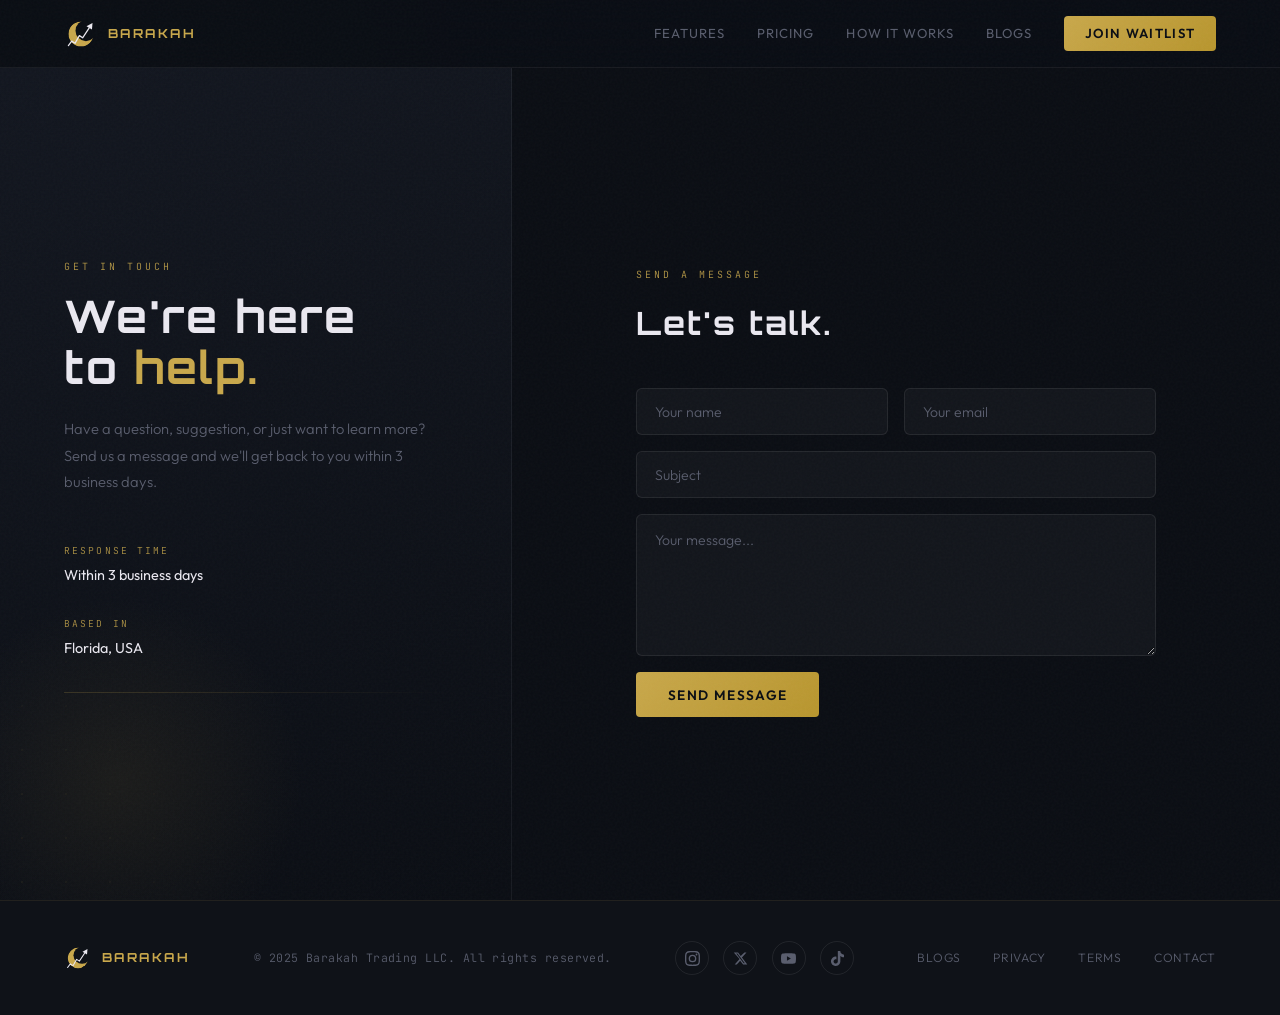
<file: contact.html>
<!DOCTYPE html>
<html lang="en">
<head>
  <meta charset="UTF-8" />
  <link rel="icon" type="image/png" id="favicon" href="favicon-dark.png"/>
  <meta name="viewport" content="width=device-width, initial-scale=1.0, minimum-scale=1.0, viewport-fit=cover"/>
  <title>Contact — Barakah Trading</title>
  <link href="https://fonts.googleapis.com/css2?family=Orbitron:wght@400;600;700;900&family=Outfit:wght@200;300;400;500;600&family=JetBrains+Mono:wght@300;400;500&display=swap" rel="stylesheet"/>
  <style>
    :root {
      --gold:         #C9A84C;
      --gold-light:   #E8CC7A;
      --gold-dim:     #7a6330;
      --gold-glow:    rgba(201,168,76,0.15);
      --cyan:         #00D4FF;
      --dark:         #0B0E14;
      --dark2:        #0F1218;
      --dark3:        #131720;
      --dark4:        #1A1F2B;
      --glass:        rgba(255,255,255,0.035);
      --glass-border: rgba(255,255,255,0.08);
      --glass-gold:   rgba(201,168,76,0.12);
      --text:         #EAE8F0;
      --text-muted:   #5A5E6E;
      --green:        #00E5A0;
      --border:       rgba(255,255,255,0.05);
      --nav-h:        68px;
    }

    *, *::before, *::after { box-sizing: border-box; margin: 0; padding: 0; }
    html {
      scroll-behavior: smooth;
      overflow-x: hidden;
      max-width: 100%;
      overscroll-behavior-x: none;
    }

    body {
      background: var(--dark);
      color: var(--text);
      font-family: 'Outfit', sans-serif;
      font-weight: 300;
      min-height: 100vh;
      overflow-x: hidden;
      max-width: 100%;
      line-height: 1.6;
      position: relative;
    }

    /* ── GRAIN ── */
    body::after {
      content: '';
      position: fixed; inset: 0;
      background-image: url("data:image/svg+xml,%3Csvg viewBox='0 0 512 512' xmlns='http://www.w3.org/2000/svg'%3E%3Cfilter id='n'%3E%3CfeTurbulence type='fractalNoise' baseFrequency='0.75' numOctaves='4' stitchTiles='stitch'/%3E%3C/filter%3E%3Crect width='100%25' height='100%25' filter='url(%23n)' opacity='0.03'/%3E%3C/svg%3E");
      pointer-events: none; z-index: 9999; opacity: .7;
    }

    /* ── AMBIENT ORBS ── */
    .ambient-layer {
      position: fixed;
      inset: 0;
      overflow: hidden;
      pointer-events: none;
      z-index: 0;
    }
    .orb { position: absolute; border-radius: 50%; filter: blur(120px); pointer-events: none; }
    .orb-1 { width: 700px; height: 700px; background: radial-gradient(circle, rgba(201,168,76,0.06) 0%, transparent 70%); top: -200px; left: -200px; }
    .orb-2 { width: 500px; height: 500px; background: radial-gradient(circle, rgba(0,212,255,0.04) 0%, transparent 70%); bottom: 0; right: -150px; }

    /* ── NAV ── */
    nav {
      position: fixed; top: 0; left: 0; right: 0; z-index: 500;
      height: var(--nav-h);
      display: flex; align-items: center; justify-content: space-between;
      padding: 0 5vw;
      background: rgba(11,14,20,0.8);
      backdrop-filter: blur(20px) saturate(1.4);
      -webkit-backdrop-filter: blur(20px) saturate(1.4);
      border-bottom: 1px solid rgba(255,255,255,0.06);
      transition: all .3s;
    }
    nav.scrolled { background: rgba(4,5,10,0.95); border-bottom-color: rgba(201,168,76,0.18); }

    .logo { display: flex; align-items: center; gap: 10px; text-decoration: none; flex-shrink: 0; }
    .logo-wordmark {
      font-family: 'Orbitron', sans-serif;
      font-size: .78rem; font-weight: 700; letter-spacing: .2em;
      color: var(--gold); text-transform: uppercase;
    }

    .nav-links { display: flex; align-items: center; gap: 2rem; }
    .nav-links a {
      color: var(--text-muted); text-decoration: none;
      font-family: 'Outfit', sans-serif; font-weight: 400;
      font-size: .82rem; letter-spacing: .08em; text-transform: uppercase;
      transition: color .2s; position: relative; white-space: nowrap;
    }
    .nav-links a::after {
      content: ''; position: absolute; bottom: -4px; left: 0;
      width: 0; height: 1px;
      background: linear-gradient(90deg, var(--gold), var(--cyan));
      transition: width .3s ease;
    }
    .nav-links a:hover { color: var(--text); }
    .nav-links a:hover::after { width: 100%; }

    .nav-cta {
      background: linear-gradient(135deg, var(--gold), #B8962E) !important;
      color: var(--dark) !important; padding: .45rem 1.3rem !important;
      border-radius: 4px; font-weight: 600 !important; letter-spacing: .1em !important;
      transition: all .2s !important;
    }
    .nav-cta::after { display: none !important; }
    .nav-cta:hover { transform: translateY(-1px); box-shadow: 0 4px 20px rgba(201,168,76,0.35) !important; }

    .hamburger { display: none; flex-direction: column; gap: 5px; cursor: pointer; background: none; border: none; padding: .3rem; }
    .hamburger span { display: block; width: 22px; height: 1.5px; background: var(--text-muted); transition: all .3s; }
    .hamburger.open span:nth-child(1) { transform: translateY(6.5px) rotate(45deg); background: var(--gold); }
    .hamburger.open span:nth-child(2) { opacity: 0; }
    .hamburger.open span:nth-child(3) { transform: translateY(-6.5px) rotate(-45deg); background: var(--gold); }

    .mobile-menu {
      display: none; position: fixed; inset: 0;
      background: rgba(11,14,20,.97); z-index: 400;
      flex-direction: column; align-items: center; justify-content: center; gap: 2.5rem;
    }
    .mobile-menu.open { display: flex; }
    .mobile-menu a { font-family: 'Orbitron', sans-serif; font-size: 1.4rem; color: var(--text); text-decoration: none; letter-spacing: .1em; transition: color .2s; }
    .mobile-menu a:hover { color: var(--gold); }
    .mobile-menu .m-cta { font-family: 'Outfit', sans-serif !important; font-size: .9rem !important; background: linear-gradient(135deg, var(--gold), #B8962E); color: var(--dark) !important; padding: .75rem 2.5rem; border-radius: 4px; letter-spacing: .1em; text-transform: uppercase; font-weight: 600 !important; }

    /* ── PAGE LAYOUT ── */
    .page-wrap {
      min-height: 100vh;
      display: grid;
      grid-template-columns: 2fr 3fr;
      padding-top: var(--nav-h);
      position: relative; z-index: 1;
    }

    /* ── LEFT PANEL ── */
    .page-left {
      background: linear-gradient(160deg, var(--dark3) 0%, var(--dark) 100%);
      border-right: 1px solid var(--border);
      padding: 6rem 5vw 5rem;
      display: flex;
      flex-direction: column;
      justify-content: center;
      position: relative;
      overflow: hidden;
    }
    .page-left::before {
      content: '';
      position: absolute; bottom: -80px; left: -80px;
      width: 400px; height: 400px;
      background: radial-gradient(circle, rgba(201,168,76,0.08) 0%, transparent 65%);
      pointer-events: none;
    }
    .page-left::after {
      content: '';
      position: absolute; inset: 0;
      background-image: radial-gradient(circle, rgba(201,168,76,0.05) 1px, transparent 1px);
      background-size: 44px 44px;
      pointer-events: none;
      mask-image: radial-gradient(ellipse 100% 80% at 0% 100%, black 10%, transparent 65%);
      -webkit-mask-image: radial-gradient(ellipse 100% 80% at 0% 100%, black 10%, transparent 65%);
    }

    .page-left h1 {
      font-family: 'Orbitron', sans-serif;
      font-size: clamp(2rem, 3.5vw, 3rem);
      font-weight: 700;
      letter-spacing: .04em;
      line-height: 1.15;
      margin-bottom: 1.4rem;
      position: relative; z-index: 1;
    }
    .page-left h1 span { color: var(--gold); }

    .page-left > p {
      font-size: .92rem;
      color: var(--text-muted);
      line-height: 1.8;
      max-width: 400px;
      margin-bottom: 3rem;
      position: relative; z-index: 1;
    }

    .section-label {
      font-family: 'JetBrains Mono', monospace;
      font-size: .62rem; letter-spacing: .3em; text-transform: uppercase;
      color: var(--gold); margin-bottom: 1rem; display: block; opacity: .9;
      position: relative; z-index: 1;
    }

    .contact-info-grid {
      display: flex;
      flex-direction: column;
      gap: 1.8rem;
      position: relative; z-index: 1;
    }
    .contact-info-item { display: flex; flex-direction: column; gap: .35rem; }
    .ci-label {
      font-family: 'JetBrains Mono', monospace;
      font-size: .6rem; letter-spacing: .22em; text-transform: uppercase;
      color: var(--gold); opacity: .85;
    }
    .ci-value { font-size: .9rem; color: var(--text); font-weight: 400; }

    .divider-subtle {
      height: 1px;
      background: linear-gradient(90deg, rgba(201,168,76,0.2), transparent);
      margin: 2rem 0;
      position: relative; z-index: 1;
    }

    /* ── RIGHT PANEL ── */
    .page-right {
      background: var(--dark);
      padding: 6rem 5vw 5rem;
      display: flex;
      align-items: center;
      justify-content: center;
      position: relative; z-index: 1;
    }

    .form-wrap { width: 100%; max-width: 520px; }

    .form-wrap h2 {
      font-family: 'Orbitron', sans-serif;
      font-size: clamp(1.6rem, 2.5vw, 2.2rem);
      font-weight: 700;
      letter-spacing: .06em;
      color: var(--text);
      margin-bottom: 2.4rem;
    }

    /* ── FORM ── */
    .contact-form { display: flex; flex-direction: column; gap: 1rem; }

    .form-row { display: grid; grid-template-columns: 1fr 1fr; gap: 1rem; }

    .contact-form input,
    .contact-form textarea {
      width: 100%;
      background: var(--glass);
      border: 1px solid var(--glass-border);
      border-radius: 6px;
      padding: .85rem 1.1rem;
      color: var(--text);
      font-family: 'Outfit', sans-serif;
      font-size: .88rem;
      font-weight: 300;
      outline: none;
      transition: border-color .2s, background .2s;
    }
    .contact-form input::placeholder,
    .contact-form textarea::placeholder { color: var(--text-muted); }
    .contact-form input:focus,
    .contact-form textarea:focus {
      border-color: rgba(201,168,76,0.45);
      background: rgba(255,255,255,0.05);
    }
    .contact-form textarea { min-height: 140px; resize: vertical; line-height: 1.6; }

    .btn-gold {
      background: linear-gradient(135deg, var(--gold), #B8962E);
      color: var(--dark);
      border: none;
      border-radius: 4px;
      padding: .85rem 2rem;
      font-family: 'Outfit', sans-serif;
      font-size: .85rem;
      font-weight: 600;
      letter-spacing: .1em;
      text-transform: uppercase;
      cursor: pointer;
      transition: all .2s;
      align-self: flex-start;
    }
    .btn-gold:hover { transform: translateY(-1px); box-shadow: 0 6px 24px rgba(201,168,76,0.35); }
    .btn-gold:disabled { opacity: .6; cursor: not-allowed; transform: none; box-shadow: none; }

    .success-msg {
      display: none;
      color: var(--green);
      font-family: 'JetBrains Mono', monospace;
      font-size: .82rem;
      letter-spacing: .06em;
      margin-top: .6rem;
    }

    /* ── FOOTER ── */
    footer {
      background: var(--dark2);
      border-top: 1px solid rgba(201,168,76,0.1);
      padding: 2.5rem 5vw;
      display: flex;
      align-items: center;
      justify-content: space-between;
      flex-wrap: wrap;
      gap: 1.5rem;
      position: relative; z-index: 1;
    }
    footer p { font-family: 'JetBrains Mono', monospace; font-size: .72rem; color: var(--text-muted); letter-spacing: .04em; }
    .footer-links { display: flex; gap: 2rem; }
    .footer-links a {
      font-size: .76rem; color: var(--text-muted); text-decoration: none;
      font-family: 'Outfit', sans-serif; letter-spacing: .06em; text-transform: uppercase;
      transition: color .2s;
    }
    .footer-links a:hover { color: var(--gold); }
    .footer-socials { display:flex; align-items:center; gap:.9rem; }
    .footer-socials a { display:inline-flex; width:34px; height:34px; align-items:center; justify-content:center; border:1px solid var(--glass-border); border-radius:50%; color:var(--text-muted); transition:color .2s,border-color .2s,transform .2s,box-shadow .2s; }
    .footer-socials a:hover { color:var(--gold); border-color:rgba(201,168,76,0.5); transform:translateY(-2px); box-shadow:0 4px 16px rgba(201,168,76,0.18); }
    .footer-socials svg { width:15px; height:15px; }

    /* ── SCROLLBAR ── */
    ::-webkit-scrollbar { width: 5px; }
    ::-webkit-scrollbar-track { background: transparent; }
    ::-webkit-scrollbar-thumb { background: rgba(255,255,255,0.1); border-radius: 3px; }
    ::-webkit-scrollbar-thumb:hover { background: rgba(201,168,76,0.3); }

    /* ── RESPONSIVE ── */
    @media (max-width: 1024px) {
      .page-wrap { grid-template-columns: 1fr; }
      .page-left { padding: 5rem 5vw 3rem; border-right: none; border-bottom: 1px solid var(--border); }
      .page-right { padding: 3rem 5vw 5rem; }
      .form-wrap { max-width: 100%; }
    }
    @media (max-width: 768px) {
      .nav-links { display: none; }
      .hamburger { display: flex; }
      .page-left h1 { font-size: 2rem; }
    }
    @media (max-width: 580px) {
      .form-row { grid-template-columns: 1fr; }
      footer { flex-direction: column; text-align: center; }
      .footer-links { justify-content: center; }
    }
  </style>
  <script>
    (function(){
      var mq = window.matchMedia('(prefers-color-scheme: light)');
      function setFav(e){
        document.getElementById('favicon').href = e.matches ? 'favicon-light.png' : 'favicon-dark.png';
      }
      setFav(mq);
      mq.addEventListener('change', setFav);
    })();
  </script>
  <!-- Google tag (gtag.js) -->
  <script async src="https://www.googletagmanager.com/gtag/js?id=G-D0GBQRS0CN"></script>
  <script>
    window.dataLayer = window.dataLayer || [];
    function gtag(){dataLayer.push(arguments);}
    gtag('js', new Date());

    gtag('config', 'G-D0GBQRS0CN');
  </script>
</head>
<body>

<div class="ambient-layer" aria-hidden="true">
<div class="orb orb-1"></div>
<div class="orb orb-2"></div>
</div>

<!-- NAV -->
<nav id="nav">
  <a href="index.html" class="logo">
    <svg xmlns="http://www.w3.org/2000/svg" viewBox="0 0 62 62" fill="none" width="34" height="34" style="flex-shrink:0">
      <defs><mask id="cm"><circle cx="31" cy="31" r="23" fill="white"/><circle cx="40" cy="25" r="19" fill="black"/></mask></defs>
      <circle cx="31" cy="31" r="23" fill="#C9A84C" mask="url(#cm)"/>
      <polyline points="8,52 14,44 20,48 28,34 34,38 46,20" stroke="#EAE8F0" stroke-width="2.3" stroke-linecap="round" stroke-linejoin="round" fill="none"/>
      <polygon points="52,11 51,23 41,17" fill="#EAE8F0"/>
    </svg>
    <span class="logo-wordmark">Barakah</span>
  </a>
  <div class="nav-links">
    <a href="index.html#features">Features</a>
    <a href="index.html#pricing">Pricing</a>
    <a href="index.html#how">How It Works</a>
    <a href="/blog/">Blogs</a>
    <a href="index.html#waitlist" class="nav-cta">Join Waitlist</a>
  </div>
  <button class="hamburger" id="hamburger" aria-label="Menu">
    <span></span><span></span><span></span>
  </button>
</nav>

<div class="mobile-menu" id="mobileMenu">
  <a href="index.html#features" onclick="closeMobile()">Features</a>
  <a href="index.html#pricing" onclick="closeMobile()">Pricing</a>
  <a href="index.html#how" onclick="closeMobile()">How It Works</a>
  <a href="/blog/" onclick="closeMobile()">Blogs</a>
  <a href="index.html#waitlist" class="m-cta" onclick="closeMobile()">Join Waitlist</a>
</div>

<!-- PAGE -->
<div class="page-wrap">

  <!-- LEFT: Info -->
  <div class="page-left">
    <span class="section-label">Get In Touch</span>
    <h1>We're here<br>to <span>help.</span></h1>
    <p>Have a question, suggestion, or just want to learn more? Send us a message and we'll get back to you within 3 business days.</p>

    <div class="contact-info-grid">
      <div class="contact-info-item">
        <span class="ci-label">Response Time</span>
        <span class="ci-value">Within 3 business days</span>
      </div>
      <div class="contact-info-item">
        <span class="ci-label">Based In</span>
        <span class="ci-value">Florida, USA</span>
      </div>
    </div>

    <div class="divider-subtle"></div>
  </div>

  <!-- RIGHT: Form -->
  <div class="page-right">
    <div class="form-wrap">
      <span class="section-label">Send a Message</span>
      <h2>Let's talk.</h2>

      <form class="contact-form" method="POST" action="https://desk.zoho.com/support/WebToCase">
        <div class="form-row">
          <input type="text" placeholder="Your name" id="contact-name" name="Contact Name" required/>
          <input type="email" placeholder="Your email" id="contact-email" name="Email" required/>
        </div>
        <input type="text" placeholder="Subject" id="contact-subject" name="Subject" required/>
        <textarea placeholder="Your message..." id="contact-message" name="Description" rows="5" required></textarea>
        <input type="hidden" name="xnQsjsdp" value="edbsnaffddad0503473fbf22efb50bc6b9565"/>
        <input type="hidden" name="xmIwtLD" value="edbsn7071e3f2fe32c3bd7d05014ea8f077d4fa1643bb0575591322de58b2fb504c6c"/>
        <input type="hidden" name="xJdfEaS" value=""/>
        <input type="hidden" name="actionType" value="Q2FzZXM="/>
        <input type="hidden" name="returnURL" value="https://barakahtrading.co/thank-you"/>
        <button type="submit" class="btn-gold" id="contact-btn">Send Message</button>
      </form>
      <p class="success-msg" id="contact-success">✓ Message sent! We'll be in touch within 3 business days.</p>
    </div>
  </div>

</div>

<!-- FOOTER -->
<footer>
  <a href="index.html" class="logo">
    <svg xmlns="http://www.w3.org/2000/svg" viewBox="0 0 62 62" fill="none" width="28" height="28" style="flex-shrink:0">
      <defs><mask id="cmf"><circle cx="31" cy="31" r="23" fill="white"/><circle cx="40" cy="25" r="19" fill="black"/></mask></defs>
      <circle cx="31" cy="31" r="23" fill="#C9A84C" mask="url(#cmf)"/>
      <polyline points="8,52 14,44 20,48 28,34 34,38 46,20" stroke="#EAE8F0" stroke-width="2.3" stroke-linecap="round" stroke-linejoin="round" fill="none"/>
      <polygon points="52,11 51,23 41,17" fill="#EAE8F0"/>
    </svg>
    <span class="logo-wordmark">Barakah</span>
  </a>
  <p>© 2025 Barakah Trading LLC. All rights reserved.</p>
  <!-- socials:start --><div class="footer-socials"><a href="https://www.instagram.com/barakahtradingofficial/" target="_blank" rel="noopener noreferrer" aria-label="Instagram" title="Instagram"><svg viewBox="0 0 24 24" fill="currentColor" aria-hidden="true"><path d="M12 2.163c3.204 0 3.584.012 4.85.07 3.252.148 4.771 1.691 4.919 4.919.058 1.265.069 1.645.069 4.849 0 3.205-.012 3.584-.069 4.849-.149 3.225-1.664 4.771-4.919 4.919-1.266.058-1.644.07-4.85.07-3.204 0-3.584-.012-4.849-.07-3.26-.149-4.771-1.699-4.919-4.92-.058-1.265-.07-1.644-.07-4.849 0-3.204.013-3.583.07-4.849.149-3.227 1.664-4.771 4.919-4.919 1.266-.057 1.645-.069 4.849-.069zM12 0C8.741 0 8.333.014 7.053.072 2.695.272.273 2.69.073 7.052.014 8.333 0 8.741 0 12c0 3.259.014 3.668.072 4.948.2 4.358 2.618 6.78 6.98 6.98C8.333 23.986 8.741 24 12 24c3.259 0 3.668-.014 4.948-.072 4.354-.2 6.782-2.618 6.979-6.98.059-1.28.073-1.689.073-4.948 0-3.259-.014-3.667-.072-4.947-.196-4.354-2.617-6.78-6.979-6.98C15.668.014 15.259 0 12 0zm0 5.838a6.162 6.162 0 100 12.324 6.162 6.162 0 000-12.324zM12 16a4 4 0 110-8 4 4 0 010 8zm6.406-11.845a1.44 1.44 0 100 2.881 1.44 1.44 0 000-2.881z"/></svg></a><a href="https://x.com/barakah_trading" target="_blank" rel="noopener noreferrer" aria-label="X" title="X"><svg viewBox="0 0 24 24" fill="currentColor" aria-hidden="true"><path d="M18.244 2.25h3.308l-7.227 8.26 8.502 11.24H16.17l-4.714-6.231-5.401 6.231H2.744l7.73-8.835L1.254 2.25H8.08l4.262 5.633 5.902-5.633Zm-1.161 17.52h1.833L7.084 4.126H5.117Z"/></svg></a><a href="https://www.youtube.com/@barakahtradingofficial" target="_blank" rel="noopener noreferrer" aria-label="YouTube" title="YouTube"><svg viewBox="0 0 24 24" fill="currentColor" aria-hidden="true"><path d="M23.498 6.186a3.016 3.016 0 00-2.122-2.136C19.505 3.545 12 3.545 12 3.545s-7.505 0-9.377.505A3.017 3.017 0 00.502 6.186C0 8.07 0 12 0 12s0 3.93.502 5.814a3.016 3.016 0 002.122 2.136c1.871.505 9.376.505 9.376.505s7.505 0 9.377-.505a3.015 3.015 0 002.122-2.136C24 15.93 24 12 24 12s0-3.93-.502-5.814zM9.545 15.568V8.432L15.818 12l-6.273 3.568z"/></svg></a><a href="https://www.tiktok.com/@barakahtradingofficial" target="_blank" rel="noopener noreferrer" aria-label="TikTok" title="TikTok"><svg viewBox="0 0 24 24" fill="currentColor" aria-hidden="true"><path d="M12.525.02c1.31-.02 2.61-.01 3.91-.02.08 1.53.63 3.09 1.75 4.17 1.12 1.11 2.7 1.62 4.24 1.79v4.03c-1.44-.05-2.89-.35-4.2-.97-.57-.26-1.1-.59-1.62-.93-.01 2.92.01 5.84-.02 8.75-.08 1.4-.54 2.79-1.35 3.94-1.31 1.92-3.58 3.17-5.91 3.21-1.43.08-2.86-.31-4.08-1.03-2.02-1.19-3.44-3.37-3.65-5.71-.02-.5-.03-1-.01-1.49.18-1.9 1.12-3.72 2.58-4.96 1.66-1.44 3.98-2.13 6.15-1.72.02 1.48-.04 2.96-.04 4.44-.99-.32-2.15-.23-3.02.37-.63.41-1.11 1.04-1.36 1.75-.21.51-.15 1.07-.14 1.61.24 1.64 1.82 3.02 3.5 2.87 1.12-.01 2.19-.66 2.77-1.61.19-.33.4-.67.41-1.06.1-1.79.06-3.57.07-5.36.01-4.03-.01-8.05.02-12.07z"/></svg></a></div><!-- socials:end -->
  <div class="footer-links">
    <a href="/blog/">Blogs</a>
    <a href="#">Privacy</a>
    <a href="#">Terms</a>
    <a href="contact.html">Contact</a>
  </div>
</footer>

<script>
  window.addEventListener('scroll', () => {
    document.getElementById('nav').classList.toggle('scrolled', window.scrollY > 20);
  });
  const hamburger = document.getElementById('hamburger');
  const mobileMenu = document.getElementById('mobileMenu');
  hamburger.addEventListener('click', () => {
    hamburger.classList.toggle('open');
    mobileMenu.classList.toggle('open');
  });
  function closeMobile() {
    hamburger.classList.remove('open');
    mobileMenu.classList.remove('open');
  }
</script>
</body>
</html>
</file>
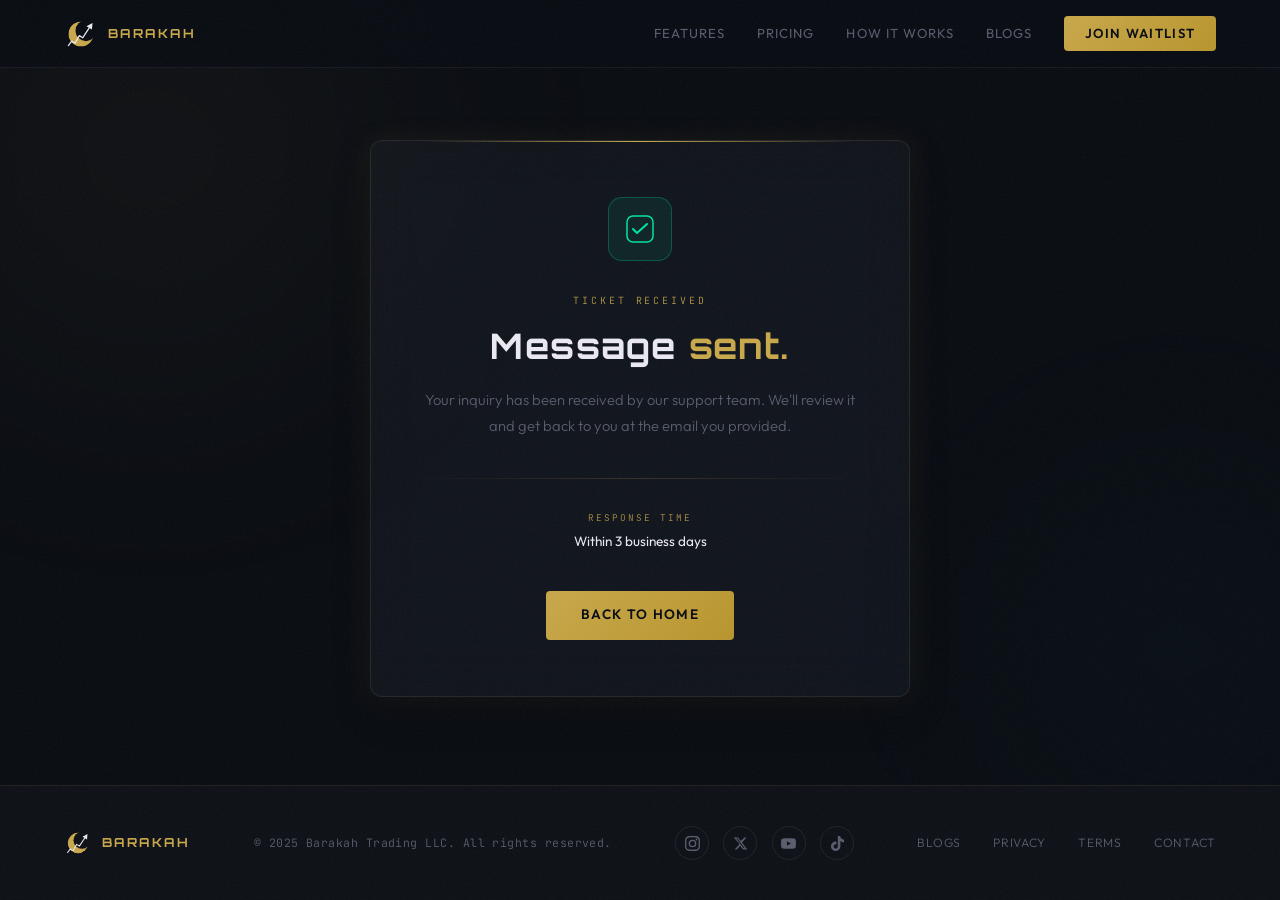
<file: thank-you.html>
<!DOCTYPE html>
<html lang="en">
<head>
  <meta charset="UTF-8" />
  <link rel="icon" type="image/png" id="favicon" href="favicon-dark.png"/>
  <meta name="viewport" content="width=device-width, initial-scale=1.0, minimum-scale=1.0, viewport-fit=cover"/>
  <title>Message Received — Barakah Trading</title>
  <link href="https://fonts.googleapis.com/css2?family=Orbitron:wght@400;600;700;900&family=Outfit:wght@200;300;400;500;600&family=JetBrains+Mono:wght@300;400;500&display=swap" rel="stylesheet"/>
  <style>
    :root {
      --gold:         #C9A84C;
      --gold-light:   #E8CC7A;
      --gold-dim:     #7a6330;
      --gold-glow:    rgba(201,168,76,0.15);
      --cyan:         #00D4FF;
      --dark:         #0B0E14;
      --dark2:        #0F1218;
      --dark3:        #131720;
      --dark4:        #1A1F2B;
      --glass:        rgba(255,255,255,0.035);
      --glass-border: rgba(255,255,255,0.08);
      --text:         #EAE8F0;
      --text-muted:   #5A5E6E;
      --green:        #00E5A0;
      --border:       rgba(255,255,255,0.05);
      --nav-h:        68px;
    }

    *, *::before, *::after { box-sizing: border-box; margin: 0; padding: 0; }
    html {
      scroll-behavior: smooth;
      overflow-x: hidden;
      max-width: 100%;
      overscroll-behavior-x: none;
    }

    body {
      background: var(--dark);
      color: var(--text);
      font-family: 'Outfit', sans-serif;
      font-weight: 300;
      min-height: 100vh;
      overflow-x: hidden;
      max-width: 100%;
      line-height: 1.6;
      display: flex;
      flex-direction: column;
      position: relative;
    }

    /* ── GRAIN ── */
    body::after {
      content: '';
      position: fixed; inset: 0;
      background-image: url("data:image/svg+xml,%3Csvg viewBox='0 0 512 512' xmlns='http://www.w3.org/2000/svg'%3E%3Cfilter id='n'%3E%3CfeTurbulence type='fractalNoise' baseFrequency='0.75' numOctaves='4' stitchTiles='stitch'/%3E%3C/filter%3E%3Crect width='100%25' height='100%25' filter='url(%23n)' opacity='0.03'/%3E%3C/svg%3E");
      pointer-events: none; z-index: 9999; opacity: .7;
    }

    /* ── AMBIENT ORBS ── */
    .ambient-layer {
      position: fixed;
      inset: 0;
      overflow: hidden;
      pointer-events: none;
      z-index: 0;
    }
    .orb { position: absolute; border-radius: 50%; filter: blur(120px); pointer-events: none; }
    .orb-1 { width: 700px; height: 700px; background: radial-gradient(circle, rgba(201,168,76,0.06) 0%, transparent 70%); top: -200px; left: -200px; }
    .orb-2 { width: 500px; height: 500px; background: radial-gradient(circle, rgba(0,212,255,0.04) 0%, transparent 70%); bottom: 0; right: -150px; }

    /* ── NAV ── */
    nav {
      position: fixed; top: 0; left: 0; right: 0; z-index: 500;
      height: var(--nav-h);
      display: flex; align-items: center; justify-content: space-between;
      padding: 0 5vw;
      background: rgba(11,14,20,0.8);
      backdrop-filter: blur(20px) saturate(1.4);
      -webkit-backdrop-filter: blur(20px) saturate(1.4);
      border-bottom: 1px solid rgba(255,255,255,0.06);
      transition: all .3s;
    }
    nav.scrolled { background: rgba(4,5,10,0.95); border-bottom-color: rgba(201,168,76,0.18); }

    .logo { display: flex; align-items: center; gap: 10px; text-decoration: none; flex-shrink: 0; }
    .logo-wordmark {
      font-family: 'Orbitron', sans-serif;
      font-size: .78rem; font-weight: 700; letter-spacing: .2em;
      color: var(--gold); text-transform: uppercase;
    }

    .nav-links { display: flex; align-items: center; gap: 2rem; }
    .nav-links a {
      color: var(--text-muted); text-decoration: none;
      font-family: 'Outfit', sans-serif; font-weight: 400;
      font-size: .82rem; letter-spacing: .08em; text-transform: uppercase;
      transition: color .2s; position: relative; white-space: nowrap;
    }
    .nav-links a::after {
      content: ''; position: absolute; bottom: -4px; left: 0;
      width: 0; height: 1px;
      background: linear-gradient(90deg, var(--gold), var(--cyan));
      transition: width .3s ease;
    }
    .nav-links a:hover { color: var(--text); }
    .nav-links a:hover::after { width: 100%; }

    .nav-cta {
      background: linear-gradient(135deg, var(--gold), #B8962E) !important;
      color: var(--dark) !important; padding: .45rem 1.3rem !important;
      border-radius: 4px; font-weight: 600 !important; letter-spacing: .1em !important;
      transition: all .2s !important;
    }
    .nav-cta::after { display: none !important; }
    .nav-cta:hover { transform: translateY(-1px); box-shadow: 0 4px 20px rgba(201,168,76,0.35) !important; }

    .hamburger { display: none; flex-direction: column; gap: 5px; cursor: pointer; background: none; border: none; padding: .3rem; }
    .hamburger span { display: block; width: 22px; height: 1.5px; background: var(--text-muted); transition: all .3s; }
    .hamburger.open span:nth-child(1) { transform: translateY(6.5px) rotate(45deg); background: var(--gold); }
    .hamburger.open span:nth-child(2) { opacity: 0; }
    .hamburger.open span:nth-child(3) { transform: translateY(-6.5px) rotate(-45deg); background: var(--gold); }

    .mobile-menu {
      display: none; position: fixed; inset: 0;
      background: rgba(11,14,20,.97); z-index: 400;
      flex-direction: column; align-items: center; justify-content: center; gap: 2.5rem;
    }
    .mobile-menu.open { display: flex; }
    .mobile-menu a { font-family: 'Orbitron', sans-serif; font-size: 1.4rem; color: var(--text); text-decoration: none; letter-spacing: .1em; transition: color .2s; }
    .mobile-menu a:hover { color: var(--gold); }
    .mobile-menu .m-cta { font-family: 'Outfit', sans-serif !important; font-size: .9rem !important; background: linear-gradient(135deg, var(--gold), #B8962E); color: var(--dark) !important; padding: .75rem 2.5rem; border-radius: 4px; letter-spacing: .1em; text-transform: uppercase; font-weight: 600 !important; }

    /* ── MAIN ── */
    main {
      flex: 1;
      display: flex;
      align-items: center;
      justify-content: center;
      padding: calc(var(--nav-h) + 4rem) 5vw 5rem;
      position: relative; z-index: 1;
    }

    .card {
      width: 100%;
      max-width: 540px;
      background: var(--glass);
      border: 1px solid var(--glass-border);
      border-radius: 12px;
      padding: 3.5rem 3rem;
      text-align: center;
      position: relative;
      overflow: hidden;
      backdrop-filter: blur(24px) saturate(1.4);
      -webkit-backdrop-filter: blur(24px) saturate(1.4);
      opacity: 0;
      animation: card-arrive 0.5s ease 0.1s forwards, card-glow-pulse 2.6s ease 0.4s forwards;
    }

    /* subtle gold top-edge glow */
    .card::before {
      content: '';
      position: absolute; top: 0; left: 10%; right: 10%;
      height: 1px;
      background: linear-gradient(90deg, transparent, var(--gold), transparent);
    }

    .check-wrap {
      width: 64px; height: 64px;
      border-radius: 14px;
      background: rgba(0,229,160,0.08);
      border: 1px solid rgba(0,229,160,0.25);
      display: flex; align-items: center; justify-content: center;
      margin: 0 auto 2rem;
      animation: check-box-in 0.45s cubic-bezier(0.34, 1.56, 0.64, 1) 0.55s both;
    }
    .check-wrap svg { width: 28px; height: 28px; }
    .check-draw {
      stroke-dasharray: 32;
      stroke-dashoffset: 32;
      animation: check-draw 0.5s ease 0.9s forwards;
    }

    .section-label {
      font-family: 'JetBrains Mono', monospace;
      font-size: .62rem; letter-spacing: .3em; text-transform: uppercase;
      color: var(--gold); margin-bottom: 1rem; display: block; opacity: .9;
    }

    .card h1 {
      font-family: 'Orbitron', sans-serif;
      font-size: clamp(1.6rem, 3vw, 2.2rem);
      font-weight: 700;
      letter-spacing: .04em;
      line-height: 1.2;
      margin-bottom: 1.2rem;
    }
    .card h1 span { color: var(--gold); }

    .card p {
      font-size: .92rem;
      color: var(--text-muted);
      line-height: 1.8;
      margin-bottom: 2.4rem;
    }

    .divider {
      height: 1px;
      background: linear-gradient(90deg, transparent, rgba(201,168,76,0.2), transparent);
      margin-bottom: 2rem;
    }

    .meta-row {
      display: flex;
      justify-content: center;
      gap: 2.5rem;
      margin-bottom: 2.4rem;
    }
    .meta-item { display: flex; flex-direction: column; gap: .3rem; align-items: center; }
    .meta-label {
      font-family: 'JetBrains Mono', monospace;
      font-size: .58rem; letter-spacing: .22em; text-transform: uppercase;
      color: var(--gold); opacity: .85;
    }
    .meta-value { font-size: .85rem; color: var(--text); font-weight: 400; }

    .btn-gold {
      display: inline-block;
      background: linear-gradient(135deg, var(--gold), #B8962E);
      color: var(--dark);
      border: none;
      border-radius: 4px;
      padding: .85rem 2.2rem;
      font-family: 'Outfit', sans-serif;
      font-size: .85rem;
      font-weight: 600;
      letter-spacing: .1em;
      text-transform: uppercase;
      text-decoration: none;
      cursor: pointer;
      transition: all .2s;
    }
    .btn-gold:hover { transform: translateY(-1px); box-shadow: 0 6px 24px rgba(201,168,76,0.35); }

    /* ── FOOTER ── */
    footer {
      background: var(--dark2);
      border-top: 1px solid rgba(201,168,76,0.1);
      padding: 2.5rem 5vw;
      display: flex;
      align-items: center;
      justify-content: space-between;
      flex-wrap: wrap;
      gap: 1.5rem;
      position: relative; z-index: 1;
    }
    footer p { font-family: 'JetBrains Mono', monospace; font-size: .72rem; color: var(--text-muted); letter-spacing: .04em; }
    .footer-links { display: flex; gap: 2rem; }
    .footer-links a {
      font-size: .76rem; color: var(--text-muted); text-decoration: none;
      font-family: 'Outfit', sans-serif; letter-spacing: .06em; text-transform: uppercase;
      transition: color .2s;
    }
    .footer-links a:hover { color: var(--gold); }
    .footer-socials { display:flex; align-items:center; gap:.9rem; }
    .footer-socials a { display:inline-flex; width:34px; height:34px; align-items:center; justify-content:center; border:1px solid var(--glass-border); border-radius:50%; color:var(--text-muted); transition:color .2s,border-color .2s,transform .2s,box-shadow .2s; }
    .footer-socials a:hover { color:var(--gold); border-color:rgba(201,168,76,0.5); transform:translateY(-2px); box-shadow:0 4px 16px rgba(201,168,76,0.18); }
    .footer-socials svg { width:15px; height:15px; }

    /* ── SCROLLBAR ── */
    ::-webkit-scrollbar { width: 5px; }
    ::-webkit-scrollbar-track { background: transparent; }
    ::-webkit-scrollbar-thumb { background: rgba(255,255,255,0.1); border-radius: 3px; }
    ::-webkit-scrollbar-thumb:hover { background: rgba(201,168,76,0.3); }

    /* ── ANIMATIONS ── */
    @keyframes card-arrive {
      from { opacity: 0; transform: translateY(20px); }
      to   { opacity: 1; transform: translateY(0); }
    }
    @keyframes card-glow-pulse {
      0%   { box-shadow: 0 0 0 rgba(201,168,76,0); }
      45%  { box-shadow: 0 0 70px rgba(201,168,76,0.22), 0 24px 60px rgba(0,0,0,0.35); }
      100% { box-shadow: 0 0 28px rgba(201,168,76,0.08), 0 16px 40px rgba(0,0,0,0.18); }
    }
    @keyframes check-box-in {
      0%   { opacity: 0; transform: scale(0.7); }
      75%  { transform: scale(1.1); }
      100% { opacity: 1; transform: scale(1); }
    }
    @keyframes check-draw {
      from { stroke-dashoffset: 32; }
      to   { stroke-dashoffset: 0; }
    }

    /* ── RESPONSIVE ── */
    @media (max-width: 768px) {
      .nav-links { display: none; }
      .hamburger { display: flex; }
      .card { padding: 2.5rem 1.5rem; }
      .meta-row { gap: 1.5rem; }
    }
    @media (max-width: 480px) {
      footer { flex-direction: column; text-align: center; }
      .footer-links { justify-content: center; }
    }
  </style>
  <script>
    (function(){
      var mq = window.matchMedia('(prefers-color-scheme: light)');
      function setFav(e){
        document.getElementById('favicon').href = e.matches ? 'favicon-light.png' : 'favicon-dark.png';
      }
      setFav(mq);
      mq.addEventListener('change', setFav);
    })();
  </script>
  <!-- Google tag (gtag.js) -->
  <script async src="https://www.googletagmanager.com/gtag/js?id=G-D0GBQRS0CN"></script>
  <script>
    window.dataLayer = window.dataLayer || [];
    function gtag(){dataLayer.push(arguments);}
    gtag('js', new Date());

    gtag('config', 'G-D0GBQRS0CN');
  </script>
</head>
<body>

<div class="ambient-layer" aria-hidden="true">
<div class="orb orb-1"></div>
<div class="orb orb-2"></div>
</div>

<!-- NAV -->
<nav id="nav">
  <a href="index.html" class="logo">
    <svg xmlns="http://www.w3.org/2000/svg" viewBox="0 0 62 62" fill="none" width="34" height="34" style="flex-shrink:0">
      <defs><mask id="cm"><circle cx="31" cy="31" r="23" fill="white"/><circle cx="40" cy="25" r="19" fill="black"/></mask></defs>
      <circle cx="31" cy="31" r="23" fill="#C9A84C" mask="url(#cm)"/>
      <polyline points="8,52 14,44 20,48 28,34 34,38 46,20" stroke="#EAE8F0" stroke-width="2.3" stroke-linecap="round" stroke-linejoin="round" fill="none"/>
      <polygon points="52,11 51,23 41,17" fill="#EAE8F0"/>
    </svg>
    <span class="logo-wordmark">Barakah</span>
  </a>
  <div class="nav-links">
    <a href="index.html#features">Features</a>
    <a href="index.html#pricing">Pricing</a>
    <a href="index.html#how">How It Works</a>
    <a href="/blog/">Blogs</a>
    <a href="index.html#waitlist" class="nav-cta">Join Waitlist</a>
  </div>
  <button class="hamburger" id="hamburger" aria-label="Menu">
    <span></span><span></span><span></span>
  </button>
</nav>

<div class="mobile-menu" id="mobileMenu">
  <a href="index.html#features" onclick="closeMobile()">Features</a>
  <a href="index.html#pricing" onclick="closeMobile()">Pricing</a>
  <a href="index.html#how" onclick="closeMobile()">How It Works</a>
  <a href="/blog/" onclick="closeMobile()">Blogs</a>
  <a href="index.html#waitlist" class="m-cta" onclick="closeMobile()">Join Waitlist</a>
</div>

<!-- MAIN -->
<main>
  <div class="card">
    <div class="check-wrap">
      <svg viewBox="0 0 28 28" fill="none" xmlns="http://www.w3.org/2000/svg">
        <rect x="1" y="1" width="26" height="26" rx="6" stroke="#00E5A0" stroke-width="1.5"/>
        <polyline class="check-draw" points="7,14 11,18 21,9" stroke="#00E5A0" stroke-width="2" stroke-linecap="round" stroke-linejoin="round"/>
      </svg>
    </div>

    <span class="section-label">Ticket Received</span>
    <h1>Message <span>sent.</span></h1>
    <p>Your inquiry has been received by our support team. We'll review it and get back to you at the email you provided.</p>

    <div class="divider"></div>

    <div class="meta-row">
      <div class="meta-item">
        <span class="meta-label">Response Time</span>
        <span class="meta-value">Within 3 business days</span>
      </div>
    </div>

    <a href="index.html" class="btn-gold">Back to Home</a>
  </div>
</main>

<!-- FOOTER -->
<footer>
  <a href="index.html" class="logo">
    <svg xmlns="http://www.w3.org/2000/svg" viewBox="0 0 62 62" fill="none" width="28" height="28" style="flex-shrink:0">
      <defs><mask id="cmf"><circle cx="31" cy="31" r="23" fill="white"/><circle cx="40" cy="25" r="19" fill="black"/></mask></defs>
      <circle cx="31" cy="31" r="23" fill="#C9A84C" mask="url(#cmf)"/>
      <polyline points="8,52 14,44 20,48 28,34 34,38 46,20" stroke="#EAE8F0" stroke-width="2.3" stroke-linecap="round" stroke-linejoin="round" fill="none"/>
      <polygon points="52,11 51,23 41,17" fill="#EAE8F0"/>
    </svg>
    <span class="logo-wordmark">Barakah</span>
  </a>
  <p>© 2025 Barakah Trading LLC. All rights reserved.</p>
  <!-- socials:start --><div class="footer-socials"><a href="https://www.instagram.com/barakahtradingofficial/" target="_blank" rel="noopener noreferrer" aria-label="Instagram" title="Instagram"><svg viewBox="0 0 24 24" fill="currentColor" aria-hidden="true"><path d="M12 2.163c3.204 0 3.584.012 4.85.07 3.252.148 4.771 1.691 4.919 4.919.058 1.265.069 1.645.069 4.849 0 3.205-.012 3.584-.069 4.849-.149 3.225-1.664 4.771-4.919 4.919-1.266.058-1.644.07-4.85.07-3.204 0-3.584-.012-4.849-.07-3.26-.149-4.771-1.699-4.919-4.92-.058-1.265-.07-1.644-.07-4.849 0-3.204.013-3.583.07-4.849.149-3.227 1.664-4.771 4.919-4.919 1.266-.057 1.645-.069 4.849-.069zM12 0C8.741 0 8.333.014 7.053.072 2.695.272.273 2.69.073 7.052.014 8.333 0 8.741 0 12c0 3.259.014 3.668.072 4.948.2 4.358 2.618 6.78 6.98 6.98C8.333 23.986 8.741 24 12 24c3.259 0 3.668-.014 4.948-.072 4.354-.2 6.782-2.618 6.979-6.98.059-1.28.073-1.689.073-4.948 0-3.259-.014-3.667-.072-4.947-.196-4.354-2.617-6.78-6.979-6.98C15.668.014 15.259 0 12 0zm0 5.838a6.162 6.162 0 100 12.324 6.162 6.162 0 000-12.324zM12 16a4 4 0 110-8 4 4 0 010 8zm6.406-11.845a1.44 1.44 0 100 2.881 1.44 1.44 0 000-2.881z"/></svg></a><a href="https://x.com/barakah_trading" target="_blank" rel="noopener noreferrer" aria-label="X" title="X"><svg viewBox="0 0 24 24" fill="currentColor" aria-hidden="true"><path d="M18.244 2.25h3.308l-7.227 8.26 8.502 11.24H16.17l-4.714-6.231-5.401 6.231H2.744l7.73-8.835L1.254 2.25H8.08l4.262 5.633 5.902-5.633Zm-1.161 17.52h1.833L7.084 4.126H5.117Z"/></svg></a><a href="https://www.youtube.com/@barakahtradingofficial" target="_blank" rel="noopener noreferrer" aria-label="YouTube" title="YouTube"><svg viewBox="0 0 24 24" fill="currentColor" aria-hidden="true"><path d="M23.498 6.186a3.016 3.016 0 00-2.122-2.136C19.505 3.545 12 3.545 12 3.545s-7.505 0-9.377.505A3.017 3.017 0 00.502 6.186C0 8.07 0 12 0 12s0 3.93.502 5.814a3.016 3.016 0 002.122 2.136c1.871.505 9.376.505 9.376.505s7.505 0 9.377-.505a3.015 3.015 0 002.122-2.136C24 15.93 24 12 24 12s0-3.93-.502-5.814zM9.545 15.568V8.432L15.818 12l-6.273 3.568z"/></svg></a><a href="https://www.tiktok.com/@barakahtradingofficial" target="_blank" rel="noopener noreferrer" aria-label="TikTok" title="TikTok"><svg viewBox="0 0 24 24" fill="currentColor" aria-hidden="true"><path d="M12.525.02c1.31-.02 2.61-.01 3.91-.02.08 1.53.63 3.09 1.75 4.17 1.12 1.11 2.7 1.62 4.24 1.79v4.03c-1.44-.05-2.89-.35-4.2-.97-.57-.26-1.1-.59-1.62-.93-.01 2.92.01 5.84-.02 8.75-.08 1.4-.54 2.79-1.35 3.94-1.31 1.92-3.58 3.17-5.91 3.21-1.43.08-2.86-.31-4.08-1.03-2.02-1.19-3.44-3.37-3.65-5.71-.02-.5-.03-1-.01-1.49.18-1.9 1.12-3.72 2.58-4.96 1.66-1.44 3.98-2.13 6.15-1.72.02 1.48-.04 2.96-.04 4.44-.99-.32-2.15-.23-3.02.37-.63.41-1.11 1.04-1.36 1.75-.21.51-.15 1.07-.14 1.61.24 1.64 1.82 3.02 3.5 2.87 1.12-.01 2.19-.66 2.77-1.61.19-.33.4-.67.41-1.06.1-1.79.06-3.57.07-5.36.01-4.03-.01-8.05.02-12.07z"/></svg></a></div><!-- socials:end -->
  <div class="footer-links">
    <a href="/blog/">Blogs</a>
    <a href="#">Privacy</a>
    <a href="#">Terms</a>
    <a href="contact.html">Contact</a>
  </div>
</footer>

<script>
  // Nav scroll effect
  window.addEventListener('scroll', () => {
    document.getElementById('nav').classList.toggle('scrolled', window.scrollY > 20);
  });

  // Mobile menu
  const hamburger = document.getElementById('hamburger');
  const mobileMenu = document.getElementById('mobileMenu');
  hamburger.addEventListener('click', () => {
    hamburger.classList.toggle('open');
    mobileMenu.classList.toggle('open');
  });
  function closeMobile() {
    hamburger.classList.remove('open');
    mobileMenu.classList.remove('open');
  }

  // On reload, redirect back to the contact page.
  // sessionStorage flag is set on first arrival (from Zoho redirect)
  // and detected on any subsequent load of this page (i.e. a reload).
  (function () {
    const FLAG = 'bt_thankyou_visited';
    if (sessionStorage.getItem(FLAG)) {
      // User reloaded — send them back to contact
      window.location.replace('contact.html');
    } else {
      sessionStorage.setItem(FLAG, '1');
    }
  })();
</script>

</body>
</html>
</file>
<file: blog/blog.css>
/* Barakah Blog — shares the home page theme (index.html :root tokens, nav, footer). */
:root {
  --gold:         #C9A84C;
  --gold-light:   #E8CC7A;
  --gold-dim:     #7a6330;
  --gold-glow:    rgba(201,168,76,0.15);
  --cyan:         #00D4FF;
  --cyan-dim:     rgba(0,212,255,0.08);
  --dark:         #0B0E14;
  --dark2:        #0F1218;
  --dark3:        #131720;
  --dark4:        #1A1F2B;
  --glass:        rgba(255,255,255,0.035);
  --glass-border: rgba(255,255,255,0.08);
  --text:         #EAE8F0;
  --text-soft:    #B9BCC9;
  --text-muted:   #5A5E6E;
  --green:        #00E5A0;
  --violet:       #9B8CFF;
  --red:          #FF4D6A;
  --border:       rgba(255,255,255,0.05);
  --nav-h:        68px;
}

*, *::before, *::after { box-sizing: border-box; margin: 0; padding: 0; }
html { scroll-behavior: smooth; -webkit-text-size-adjust: 100%; text-size-adjust: 100%; overflow-x: hidden; max-width: 100%; scroll-padding-top: calc(var(--nav-h) + 1rem); }
body {
  background: var(--dark); color: var(--text);
  font-family: 'Outfit', sans-serif; font-weight: 300;
  overflow-x: hidden; max-width: 100%; line-height: 1.6; position: relative;
}
img { max-width: 100%; height: auto; display: block; }
a { color: var(--gold); }
:focus-visible { outline: 2px solid var(--cyan); outline-offset: 3px; border-radius: 2px; }

/* ── GRAIN + AMBIENT (same as home) ── */
body::after {
  content: ''; position: fixed; inset: 0;
  background-image: url("data:image/svg+xml,%3Csvg viewBox='0 0 512 512' xmlns='http://www.w3.org/2000/svg'%3E%3Cfilter id='n'%3E%3CfeTurbulence type='fractalNoise' baseFrequency='0.75' numOctaves='4' stitchTiles='stitch'/%3E%3C/filter%3E%3Crect width='100%25' height='100%25' filter='url(%23n)' opacity='0.03'/%3E%3C/svg%3E");
  pointer-events: none; z-index: 9999; opacity: .7;
}
.ambient-layer { position: fixed; inset: 0; overflow: hidden; pointer-events: none; z-index: 0; }
.orb { position: absolute; border-radius: 50%; filter: blur(130px); pointer-events: none; }
.orb-1 { width: 800px; height: 800px; background: radial-gradient(circle, rgba(201,168,76,0.07) 0%, transparent 70%); top: -250px; left: -250px; }
.orb-2 { width: 650px; height: 650px; background: radial-gradient(circle, rgba(0,212,255,0.055) 0%, transparent 70%); top: 25%; right: -180px; }
.scroll-progress { position: fixed; top: 0; left: 0; height: 2px; width: 0; z-index: 600; background: linear-gradient(90deg, var(--gold), var(--cyan)); }

/* ── NAV (identical to home) ── */
#nav {
  position: fixed; top: 0; left: 0; right: 0; z-index: 500; height: var(--nav-h);
  display: flex; align-items: center; justify-content: space-between; padding: 0 5vw;
  background: rgba(11,14,20,0.7);
  backdrop-filter: blur(24px) saturate(1.5); -webkit-backdrop-filter: blur(24px) saturate(1.5);
  border-bottom: 1px solid rgba(255,255,255,0.06); transition: background .4s, border-color .4s;
}
#nav.scrolled { background: rgba(5,7,12,0.96); border-bottom-color: rgba(201,168,76,0.2); }
.logo { display: flex; align-items: center; gap: 10px; text-decoration: none; flex-shrink: 0; }
.logo-wordmark { font-family: 'Orbitron', sans-serif; font-size: .78rem; font-weight: 700; letter-spacing: .2em; color: var(--gold); text-transform: uppercase; }
.nav-links { display: flex; align-items: center; gap: 2rem; }
.nav-links a {
  color: var(--text-muted); text-decoration: none; font-family: 'Outfit', sans-serif; font-weight: 400;
  font-size: .82rem; letter-spacing: .08em; text-transform: uppercase; transition: color .2s; position: relative; white-space: nowrap;
}
.nav-links a::after { content: ''; position: absolute; bottom: -4px; left: 0; width: 0; height: 1px; background: linear-gradient(90deg, var(--gold), var(--cyan)); transition: width .3s ease; }
.nav-links a:hover { color: var(--text); }
.nav-links a:hover::after { width: 100%; }
.nav-links a.active { color: var(--gold); }
.nav-cta {
  background: linear-gradient(135deg, var(--gold), #B8962E) !important; color: var(--dark) !important;
  padding: .45rem 1.3rem !important; border-radius: 4px; font-weight: 600 !important; letter-spacing: .1em !important; transition: all .2s !important;
}
.nav-cta::after { display: none !important; }
.nav-cta:hover { transform: translateY(-1px); box-shadow: 0 4px 20px rgba(201,168,76,0.4) !important; }
.hamburger { display: none; flex-direction: column; gap: 5px; cursor: pointer; background: none; border: none; padding: .3rem; }
.hamburger span { display: block; width: 22px; height: 1.5px; background: var(--text-muted); transition: all .3s; }
.hamburger.open span:nth-child(1) { transform: translateY(6.5px) rotate(45deg); background: var(--gold); }
.hamburger.open span:nth-child(2) { opacity: 0; }
.hamburger.open span:nth-child(3) { transform: translateY(-6.5px) rotate(-45deg); background: var(--gold); }
.mobile-menu { display: none; position: fixed; inset: 0; background: rgba(11,14,20,.97); z-index: 400; flex-direction: column; align-items: center; justify-content: center; gap: 2.5rem; }
.mobile-menu.open { display: flex; }
.mobile-menu a { font-family: 'Orbitron', sans-serif; font-size: 1.4rem; color: var(--text); text-decoration: none; letter-spacing: .1em; transition: color .2s; }
.mobile-menu a:hover, .mobile-menu a.active { color: var(--gold); }
.mobile-menu .m-cta { font-family: 'Outfit', sans-serif !important; font-size: .9rem !important; background: linear-gradient(135deg, var(--gold), #B8962E); color: var(--dark) !important; padding: .75rem 2.5rem; border-radius: 4px; letter-spacing: .1em; text-transform: uppercase; font-weight: 600 !important; }

/* ── LAYOUT ── */
main { position: relative; z-index: 1; padding-top: var(--nav-h); }
/* Wide side margins on desktop; fall back to a small gutter on phones. */
:root { --gutter: clamp(1.25rem, 9vw, 8rem); }
.wrap { width: min(900px, 100% - 2 * var(--gutter)); margin: 0 auto; }
.wrap-narrow { width: min(680px, 100% - 2 * var(--gutter)); margin: 0 auto; }

.eyebrow {
  display: inline-flex; align-items: center; gap: .6rem; font-family: 'JetBrains Mono', monospace; font-size: .68rem; font-weight: 500;
  letter-spacing: .2em; text-transform: uppercase; color: var(--gold); background: var(--glass); border: 1px solid rgba(201,168,76,0.25);
  padding: .4rem 1rem; border-radius: 100px;
}
.eyebrow::before { content: ''; width: 6px; height: 6px; border-radius: 50%; background: var(--gold); box-shadow: 0 0 10px var(--gold); }

/* ── BREADCRUMBS ── */
.crumbs { padding: 1.6rem 0 0; font-family: 'JetBrains Mono', monospace; font-size: .7rem; letter-spacing: .06em; color: var(--text-muted); }
.crumbs ol { list-style: none; display: flex; flex-wrap: wrap; gap: .4rem; }
.crumbs li + li::before { content: '/'; margin-right: .4rem; color: var(--gold-dim); }
.crumbs a { color: var(--text-soft); text-decoration: none; }
.crumbs a:hover { color: var(--gold); }
.crumbs [aria-current] { color: var(--text-muted); }

/* ── BLOG INDEX ── */
.blog-hero { padding: 4.5rem 0 3rem; text-align: center; }
.blog-hero h1 { font-family: 'Orbitron', sans-serif; font-weight: 700; font-size: clamp(2rem, 5vw, 3.4rem); line-height: 1.12; margin: 1.4rem 0 1rem; }
.blog-hero h1 em { font-style: normal; color: var(--gold); }
.blog-hero p { max-width: 640px; margin: 0 auto; color: var(--text-soft); font-weight: 300; font-size: 1.05rem; }

.post-grid { display: grid; grid-template-columns: repeat(2, 1fr); gap: 1.75rem; padding-bottom: 5rem; }
  display: flex; flex-direction: column; background: var(--glass); border: 1px solid var(--glass-border); border-radius: 12px; overflow: hidden;
  transition: transform .25s ease, border-color .25s ease, box-shadow .25s ease;
}

/* ── ARTICLE ── */
.article-head { padding: 1.5rem 0 2rem; }
.article-head .eyebrow { margin-top: 1.6rem; }
.article-head h1 { font-family: 'Orbitron', sans-serif; font-weight: 700; font-size: clamp(1.65rem, 4.2vw, 2.55rem); line-height: 1.2; margin: 1.2rem 0 1rem; letter-spacing: .005em; }
.article-head .lede { color: var(--text-soft); font-size: 1.12rem; font-weight: 300; max-width: 680px; }
.byline { display: flex; flex-wrap: wrap; gap: .5rem 1.4rem; margin-top: 1.5rem; font-family: 'JetBrains Mono', monospace; font-size: .72rem; letter-spacing: .06em; color: var(--text-muted); }
.byline strong { color: var(--text-soft); font-weight: 500; }
.hero-img { margin: 0 0 2.5rem; border: 1px solid var(--glass-border); border-radius: 12px; overflow: hidden; background: var(--dark3); }
.hero-img img { width: 100%; }
.hero-img figcaption { padding: .7rem 1rem; font-family: 'JetBrains Mono', monospace; font-size: .66rem; letter-spacing: .06em; color: var(--text-muted); border-top: 1px solid var(--border); }

.toc { background: var(--glass); border: 1px solid var(--glass-border); border-left: 3px solid var(--gold); border-radius: 8px; padding: 1.2rem 1.5rem; margin-bottom: 2.5rem; }
.toc h2 { font-family: 'JetBrains Mono', monospace; font-size: .68rem; font-weight: 500; letter-spacing: .2em; text-transform: uppercase; color: var(--gold); margin: 0 0 .7rem; }
.toc ol { padding-left: 1.2rem; display: grid; gap: .35rem; }
.toc li::marker { color: var(--gold-dim); font-family: 'JetBrains Mono', monospace; font-size: .8rem; }
.toc a { color: var(--text-soft); text-decoration: none; font-size: .95rem; font-weight: 400; }
.toc a:hover { color: var(--gold-light); text-decoration: underline; text-underline-offset: 3px; }

.prose { font-size: 1.06rem; font-weight: 400; color: #D3D1DC; line-height: 1.8; }
.prose > * + * { margin-top: 1.25rem; }
.prose h2 { font-family: 'Orbitron', sans-serif; font-weight: 600; font-size: clamp(1.2rem, 2.8vw, 1.5rem); line-height: 1.3; color: var(--text); margin-top: 3rem; padding-bottom: .7rem; border-bottom: 1px solid var(--border); position: relative; }
.prose h2::after { content: ''; position: absolute; left: 0; bottom: -1px; width: 56px; height: 2px; background: linear-gradient(90deg, var(--gold), var(--cyan)); }
.prose h3 { font-family: 'Outfit', sans-serif; font-weight: 600; font-size: 1.2rem; color: var(--gold-light); margin-top: 2rem; letter-spacing: .01em; }
.prose strong { color: var(--text); font-weight: 600; }
.prose em { color: var(--gold-light); font-style: italic; }
.prose a { color: var(--cyan); text-decoration: underline; text-decoration-color: rgba(0,212,255,.35); text-underline-offset: 3px; transition: text-decoration-color .2s, color .2s; }
.prose a:hover { color: #7fe6ff; text-decoration-color: currentColor; }
.prose ul, .prose ol { padding-left: 1.4rem; display: grid; gap: .6rem; }
.prose li::marker { color: var(--gold); }
.prose ol li::marker { font-family: 'JetBrains Mono', monospace; font-weight: 500; }

.callout { border-radius: 8px; padding: 1.1rem 1.35rem; border: 1px solid var(--glass-border); border-left-width: 3px; background: var(--glass); font-size: 1rem; line-height: 1.7; }
.callout .label { display: block; font-family: 'JetBrains Mono', monospace; font-size: .65rem; font-weight: 500; letter-spacing: .2em; text-transform: uppercase; margin-bottom: .35rem; }
.callout-key  { border-left-color: var(--gold); background: var(--glass-gold, rgba(201,168,76,0.08)); }
.callout-key .label { color: var(--gold); }
.callout-note { border-left-color: var(--cyan); background: var(--cyan-dim); }
.callout-note .label { color: var(--cyan); }
.callout-tip  { border-left-color: var(--green); background: rgba(0,229,160,0.06); }
.callout-tip .label { color: var(--green); }

.table-wrap { overflow-x: auto; border: 1px solid var(--glass-border); border-radius: 10px; background: var(--glass); }
.prose table { width: 100%; border-collapse: collapse; font-size: .93rem; min-width: 560px; }
.prose caption { text-align: left; padding: .8rem 1rem; font-family: 'JetBrains Mono', monospace; font-size: .66rem; letter-spacing: .14em; text-transform: uppercase; color: var(--text-muted); caption-side: top; }
.prose th, .prose td { padding: .8rem 1rem; text-align: left; vertical-align: top; border-top: 1px solid var(--border); }
.prose th { font-family: 'JetBrains Mono', monospace; font-size: .68rem; font-weight: 500; letter-spacing: .12em; text-transform: uppercase; color: var(--gold); background: rgba(201,168,76,0.06); border-top: none; }
.prose tbody tr:last-child td { border-bottom: none; }
.prose tr.hl td { background: rgba(201,168,76,0.07); }

/* FAQ */
.faq { display: grid; gap: 1rem; }
.faq-item { background: var(--glass); border: 1px solid var(--glass-border); border-radius: 10px; padding: 1.2rem 1.4rem; }
.faq-item h3 { font-family: 'Outfit', sans-serif; font-size: 1.08rem; font-weight: 600; color: var(--text); margin: 0 0 .5rem; }
.faq-item p { margin: 0; font-size: 1rem; line-height: 1.7; }

/* CTA: same full-width section, animated glow and button as the home page */
@keyframes glowPulse { 0%,100% { opacity: .35 } 50% { opacity: .65 } }
@keyframes goldGlow {
  0%, 100% { box-shadow: 0 0 28px rgba(201,168,76,0.45), 0 0 60px rgba(201,168,76,0.2); }
  50%      { box-shadow: 0 0 42px rgba(201,168,76,0.7),  0 0 90px rgba(201,168,76,0.35); }
}
.cta-section {
  background: linear-gradient(135deg, var(--dark3), var(--dark));
  border-top: 1px solid rgba(201,168,76,0.1); border-bottom: 1px solid rgba(201,168,76,0.1);
  text-align: center; position: relative; overflow: hidden; z-index: 1; padding: 7rem 5vw; margin-top: 4rem;
}
.cta-glow {
  position: absolute; width: 700px; height: 700px; border-radius: 50%;
  background: radial-gradient(circle, rgba(201,168,76,0.08) 0%, transparent 60%);
  top: 50%; left: 50%; transform: translate(-50%,-50%); pointer-events: none; animation: glowPulse 5s ease-in-out infinite;
}
.cta-glow-cyan {
  position: absolute; width: 400px; height: 400px; border-radius: 50%;
  background: radial-gradient(circle, rgba(0,212,255,0.04) 0%, transparent 65%);
  top: 10%; right: 8%; pointer-events: none; animation: glowPulse 7s ease-in-out infinite 2s;
}
.cta-section h2 { font-family: 'Orbitron', sans-serif; font-size: clamp(1.6rem, 4vw, 3rem); font-weight: 700; letter-spacing: .03em; margin-bottom: 1.2rem; position: relative; z-index: 1; }
.cta-section h2 span { color: var(--gold); }
.cta-section > p { color: var(--text-muted); font-size: .95rem; max-width: 620px; margin: 0 auto 2.5rem; position: relative; z-index: 1; }
.cta-section > p strong { color: var(--text-soft); font-weight: 500; }
.cta-section > p.disclaimer { margin: 2rem auto 0; font-size: .76rem; max-width: 560px; }
.btn-join-waitlist {
  display: inline-block; text-decoration: none; position: relative; z-index: 1; overflow: hidden;
  background: linear-gradient(135deg, var(--gold), #B8962E); color: var(--dark);
  font-family: 'Outfit', sans-serif; font-size: .85rem; font-weight: 600; letter-spacing: .12em; text-transform: uppercase;
  padding: .75rem 2rem; border-radius: 6px; cursor: pointer;
  box-shadow: 0 0 28px rgba(201,168,76,0.45), 0 0 60px rgba(201,168,76,0.2);
  transition: transform .25s, box-shadow .25s; animation: goldGlow 2.8s ease-in-out infinite;
}
.btn-join-waitlist::before { content: ''; position: absolute; inset: 0; background: linear-gradient(135deg, rgba(255,255,255,0.18), transparent); opacity: 0; transition: opacity .2s; }
.btn-join-waitlist:hover { transform: translateY(-3px); box-shadow: 0 0 40px rgba(201,168,76,0.65), 0 0 80px rgba(201,168,76,0.3); }
.btn-join-waitlist:hover::before { opacity: 1; }
.btn-join-waitlist:active { transform: translateY(0); }
.disclaimer { margin-top: 1.4rem; font-size: .78rem; color: var(--text-muted); line-height: 1.6; font-weight: 400; }

/* Sources + related */
.sources { margin-top: 3rem; padding-top: 1.6rem; border-top: 1px solid var(--border); }
.sources h2 { font-family: 'JetBrains Mono', monospace; font-size: .72rem; font-weight: 500; letter-spacing: .2em; text-transform: uppercase; color: var(--gold); margin-bottom: 1rem; }
.sources ul { list-style: none; display: grid; gap: .7rem; }
.sources li { font-size: .95rem; color: var(--text-soft); font-weight: 400; padding-left: 1.1rem; position: relative; }
.sources li::before { content: '↗'; position: absolute; left: 0; color: var(--gold-dim); font-size: .8rem; }
.sources a { color: var(--cyan); text-underline-offset: 3px; }
.sources .note { color: var(--text-muted); }

.related { padding: 3.5rem 0 5rem; }
.related > .wrap > h2 { font-family: 'Orbitron', sans-serif; font-size: 1.1rem; font-weight: 600; margin-bottom: 1.4rem; }
.related .post-grid { padding-bottom: 0; }

/* ── FOOTER (identical to home) ── */
footer { position: relative; z-index: 1; display: flex; align-items: center; justify-content: space-between; flex-wrap: wrap; gap: 1.5rem; padding: 2.5rem 5vw; border-top: 1px solid rgba(201,168,76,0.1); background: var(--dark2); }
footer p { font-family: 'JetBrains Mono', monospace; font-size: .72rem; color: var(--text-muted); letter-spacing: .04em; }
.footer-links { display: flex; gap: 2rem; }
.footer-links a { font-size: .76rem; color: var(--text-muted); text-decoration: none; font-family: 'Outfit', sans-serif; letter-spacing: .06em; text-transform: uppercase; transition: color .2s; }
.footer-links a:hover { color: var(--gold); }

@media (max-width: 900px) {
  .nav-links { display: none; }
  .hamburger { display: flex; }
}
@media (max-width: 760px) {
  .post-grid { grid-template-columns: 1fr; }
  .blog-hero { padding: 3rem 0 2rem; }
  .prose { font-size: 1.02rem; }
  footer { flex-direction: column; text-align: center; }
  .footer-links { justify-content: center; }
}
@media (prefers-reduced-motion: reduce) {
  html { scroll-behavior: auto; }
  *, *::before, *::after { transition: none !important; animation: none !important; }
}

.skip:focus { left: 1rem !important; top: 1rem; z-index: 1000; background: var(--gold); color: var(--dark); padding: .5rem 1rem; border-radius: 4px; text-decoration: none; font-weight: 600; }
.prose tbody th { font-family: 'Outfit', sans-serif; font-size: .93rem; font-weight: 600; letter-spacing: 0; text-transform: none; color: var(--text); background: none; border-top: 1px solid var(--border); }


/* ── FILTER (blog index) ── */
.filter-bar { display: flex; align-items: center; justify-content: space-between; flex-wrap: wrap; gap: .8rem 1.5rem; margin-bottom: 1.5rem; }
.filter-bar label { font-family: 'JetBrains Mono', monospace; font-size: .68rem; letter-spacing: .2em; text-transform: uppercase; color: var(--text-muted); margin-right: .8rem; }
.filter-count { font-family: 'JetBrains Mono', monospace; font-size: .7rem; letter-spacing: .08em; color: var(--text-muted); }
.select-wrap { position: relative; display: inline-block; }
.select-wrap::after { content: ''; position: absolute; right: 1rem; top: 50%; width: 7px; height: 7px; border-right: 1.5px solid var(--gold); border-bottom: 1.5px solid var(--gold); transform: translateY(-70%) rotate(45deg); pointer-events: none; }
.filter-select {
  appearance: none; -webkit-appearance: none; min-width: 220px; cursor: pointer;
  background: var(--glass); color: var(--text); border: 1px solid var(--glass-border); border-radius: 6px;
  font-family: 'Outfit', sans-serif; font-size: .92rem; font-weight: 400; padding: .7rem 2.6rem .7rem 1.1rem; outline: none;
  transition: border-color .2s, background .2s, box-shadow .2s;
}
.filter-select:hover, .filter-select:focus { border-color: rgba(201,168,76,0.45); background: rgba(255,255,255,0.05); }
.filter-select:focus-visible { box-shadow: 0 0 0 3px rgba(201,168,76,0.12); }
.filter-select option { background: var(--dark3); color: var(--text); }
.filter-empty { display: none; text-align: center; color: var(--text-muted); padding: 3rem 0; font-size: 1rem; }
.post-card[hidden] { display: none; }

/* ── SOCIALS (footer) ── */
.footer-socials { display: flex; align-items: center; gap: .9rem; }
.footer-socials a { display: inline-flex; width: 34px; height: 34px; align-items: center; justify-content: center; border: 1px solid var(--glass-border); border-radius: 50%; color: var(--text-muted); transition: color .2s, border-color .2s, transform .2s, box-shadow .2s; }
.footer-socials a:hover { color: var(--gold); border-color: rgba(201,168,76,0.5); transform: translateY(-2px); box-shadow: 0 4px 16px rgba(201,168,76,0.18); }
.footer-socials svg { width: 15px; height: 15px; }

/* ── ARTICLE CARDS: no images; each category gets its own colour and icon ── */
.post-card {
  --accent: var(--gold);
  position: relative; display: flex; flex-direction: column; gap: 1rem; padding: 1.5rem 1.6rem 1.3rem;
  border: 1px solid var(--glass-border); border-top: 3px solid var(--accent); border-radius: 12px;
  background: radial-gradient(ellipse at 0% 0%, color-mix(in srgb, var(--accent) 12%, transparent), transparent 62%), var(--glass);
  transition: transform .25s ease, border-color .25s ease, box-shadow .25s ease;
}
.post-card[data-category="trade-journals"]      { --accent: var(--gold); }
.post-card[data-category="prop-firm-guides"]    { --accent: var(--cyan); }
.post-card[data-category="trading-discipline"]  { --accent: var(--green); }
.post-card[data-category="trading-tools"]       { --accent: var(--violet); }
.post-card:hover {
  transform: translateY(-4px); border-color: color-mix(in srgb, var(--accent) 50%, transparent); border-top-color: var(--accent);
  box-shadow: 0 14px 40px rgba(0,0,0,.4), 0 0 28px color-mix(in srgb, var(--accent) 14%, transparent);
}
.card-top { display: flex; align-items: center; gap: .7rem; }
.cat-icon { display: inline-flex; width: 34px; height: 34px; align-items: center; justify-content: center; border-radius: 8px; color: var(--accent); background: color-mix(in srgb, var(--accent) 14%, transparent); border: 1px solid color-mix(in srgb, var(--accent) 35%, transparent); }
.cat-icon svg { width: 18px; height: 18px; fill: none; stroke: currentColor; stroke-width: 1.7; stroke-linecap: round; stroke-linejoin: round; }
.cat-label { font-family: 'JetBrains Mono', monospace; font-size: .68rem; font-weight: 500; letter-spacing: .18em; text-transform: uppercase; color: var(--accent); }
.post-card h2 { font-family: 'Orbitron', sans-serif; font-weight: 700; font-size: 1.2rem; line-height: 1.35; letter-spacing: .01em; }
.post-card h2 a { color: var(--text); text-decoration: none; }
.post-card h2 a::after { content: ''; position: absolute; inset: 0; border-radius: 12px; }
.post-card:hover h2 a { color: var(--accent); }
.post-card p { color: var(--text-soft); font-size: .93rem; font-weight: 300; flex: 1; display: -webkit-box; -webkit-line-clamp: 2; line-clamp: 2; -webkit-box-orient: vertical; overflow: hidden; }
.card-foot { display: flex; align-items: center; justify-content: space-between; gap: 1rem; padding-top: .9rem; border-top: 1px solid var(--border); }
.post-meta { display: flex; flex-wrap: wrap; align-items: center; gap: .3rem .6rem; font-family: 'JetBrains Mono', monospace; font-size: .64rem; letter-spacing: .06em; text-transform: uppercase; color: var(--text-muted); }
.post-meta .dot { width: 3px; height: 3px; border-radius: 50%; background: var(--gold-dim); }
.read-more { font-family: 'Outfit', sans-serif; font-size: .76rem; font-weight: 500; letter-spacing: .1em; text-transform: uppercase; color: var(--accent); white-space: nowrap; }
.read-more span { display: inline-block; transition: transform .2s; }
.post-card:hover .read-more span { transform: translateX(4px); }
/* "Keep reading": same cards, shorter */
.related .post-card { padding: 1.2rem 1.3rem 1.1rem; gap: .8rem; }
.related .post-card h2 { font-size: 1rem; }
.related .post-card p { display: none; }
</file>
